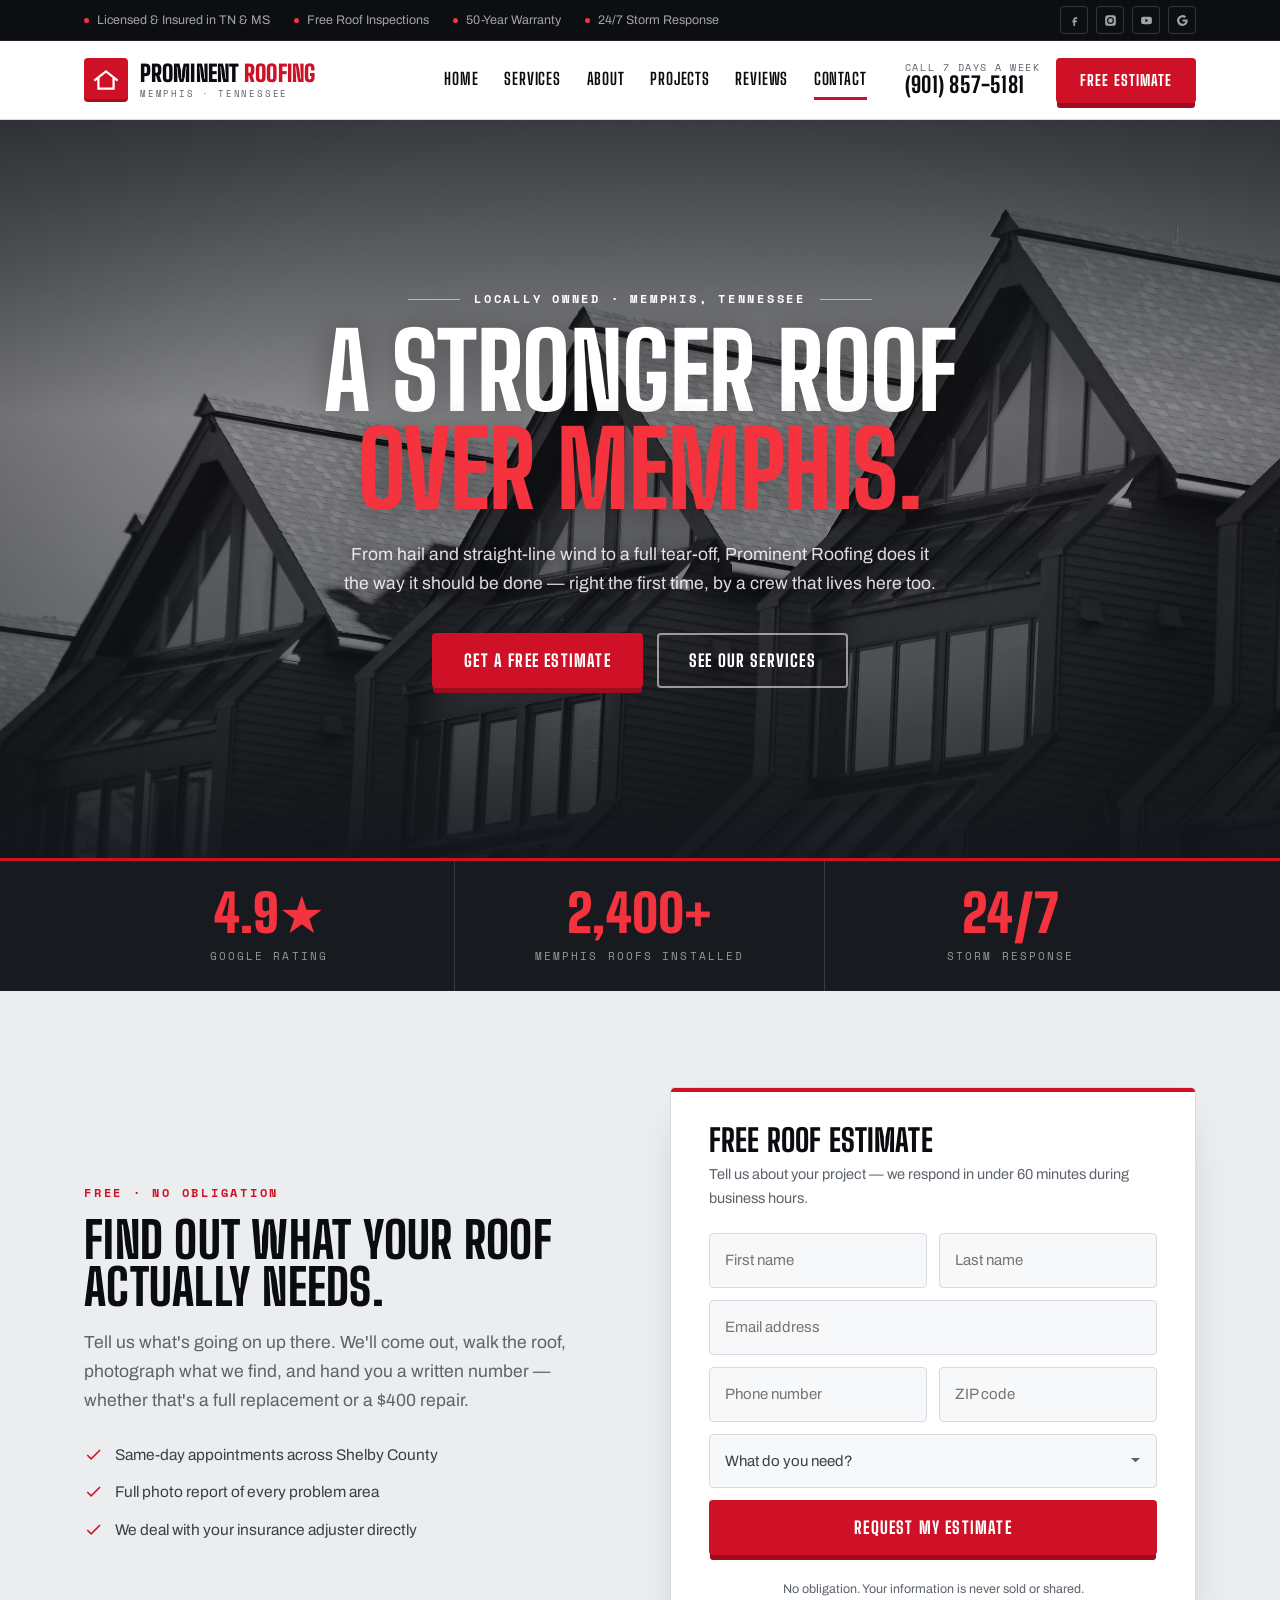
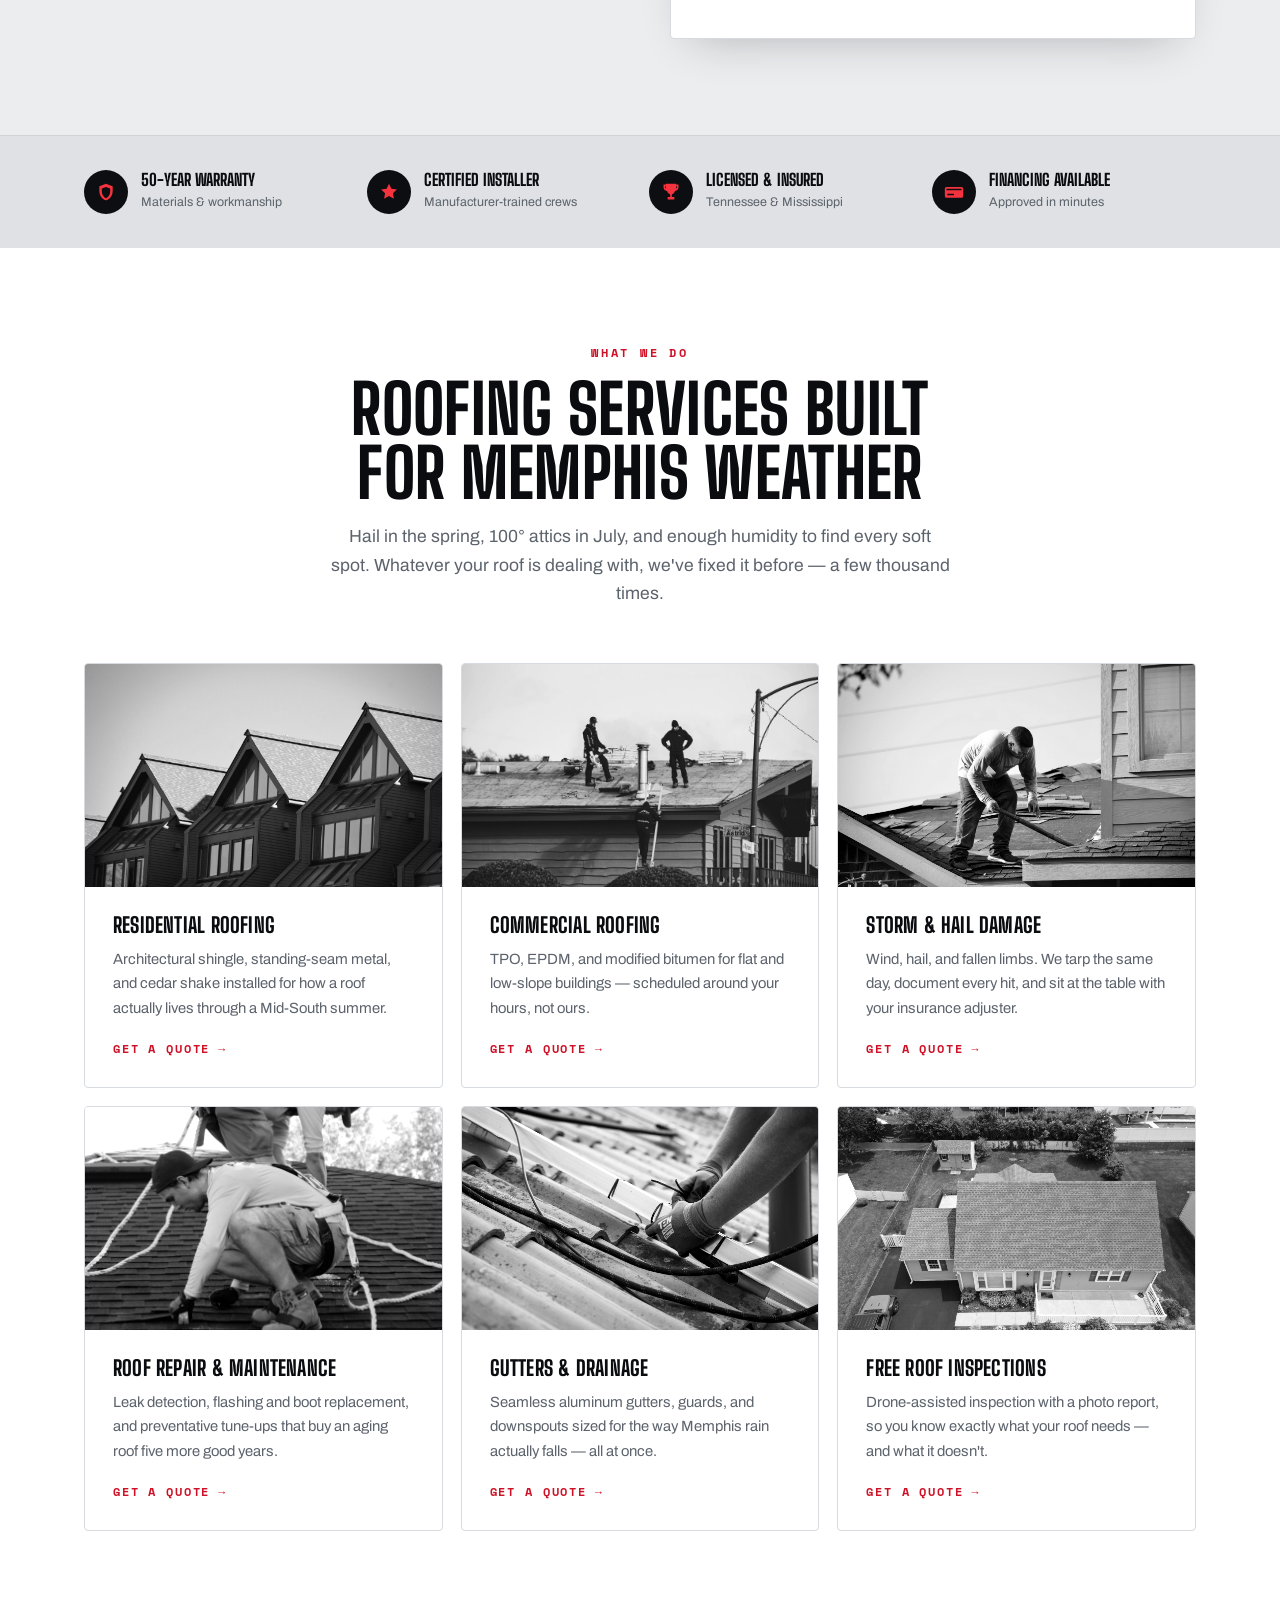
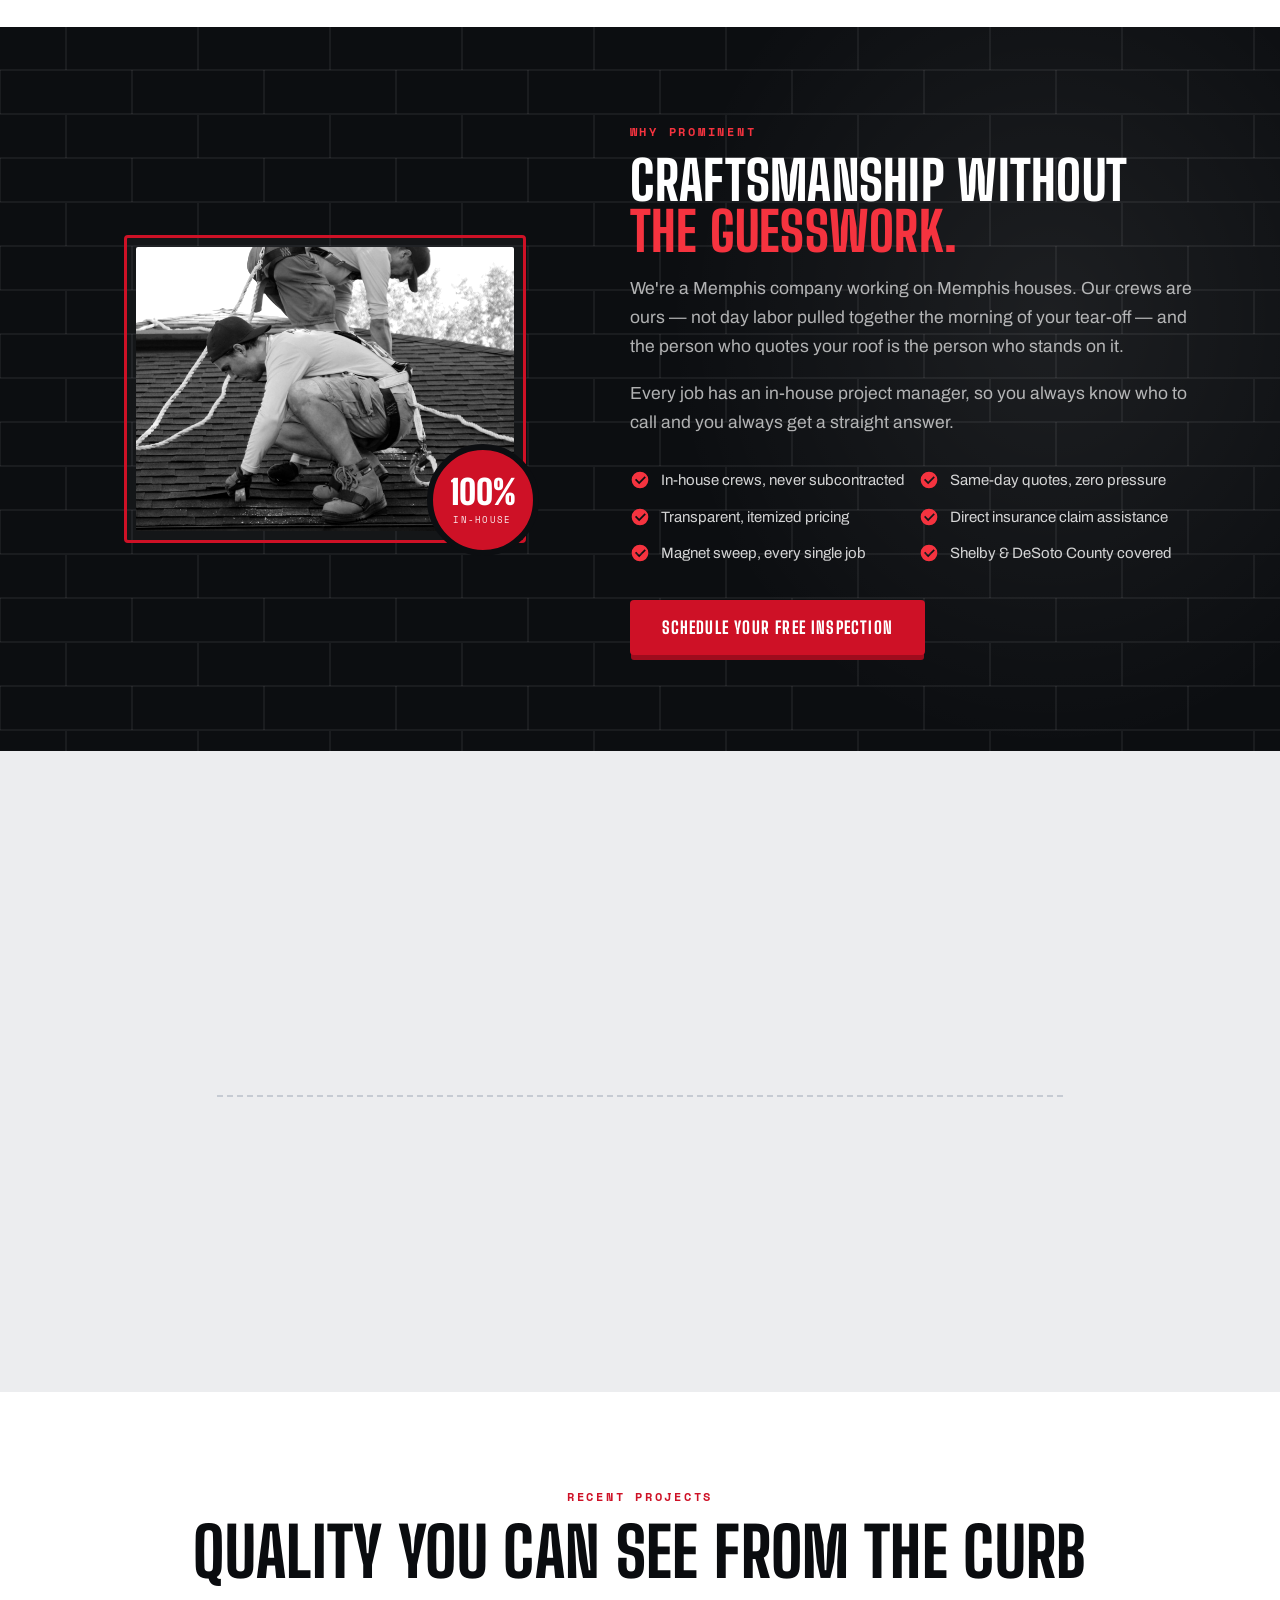
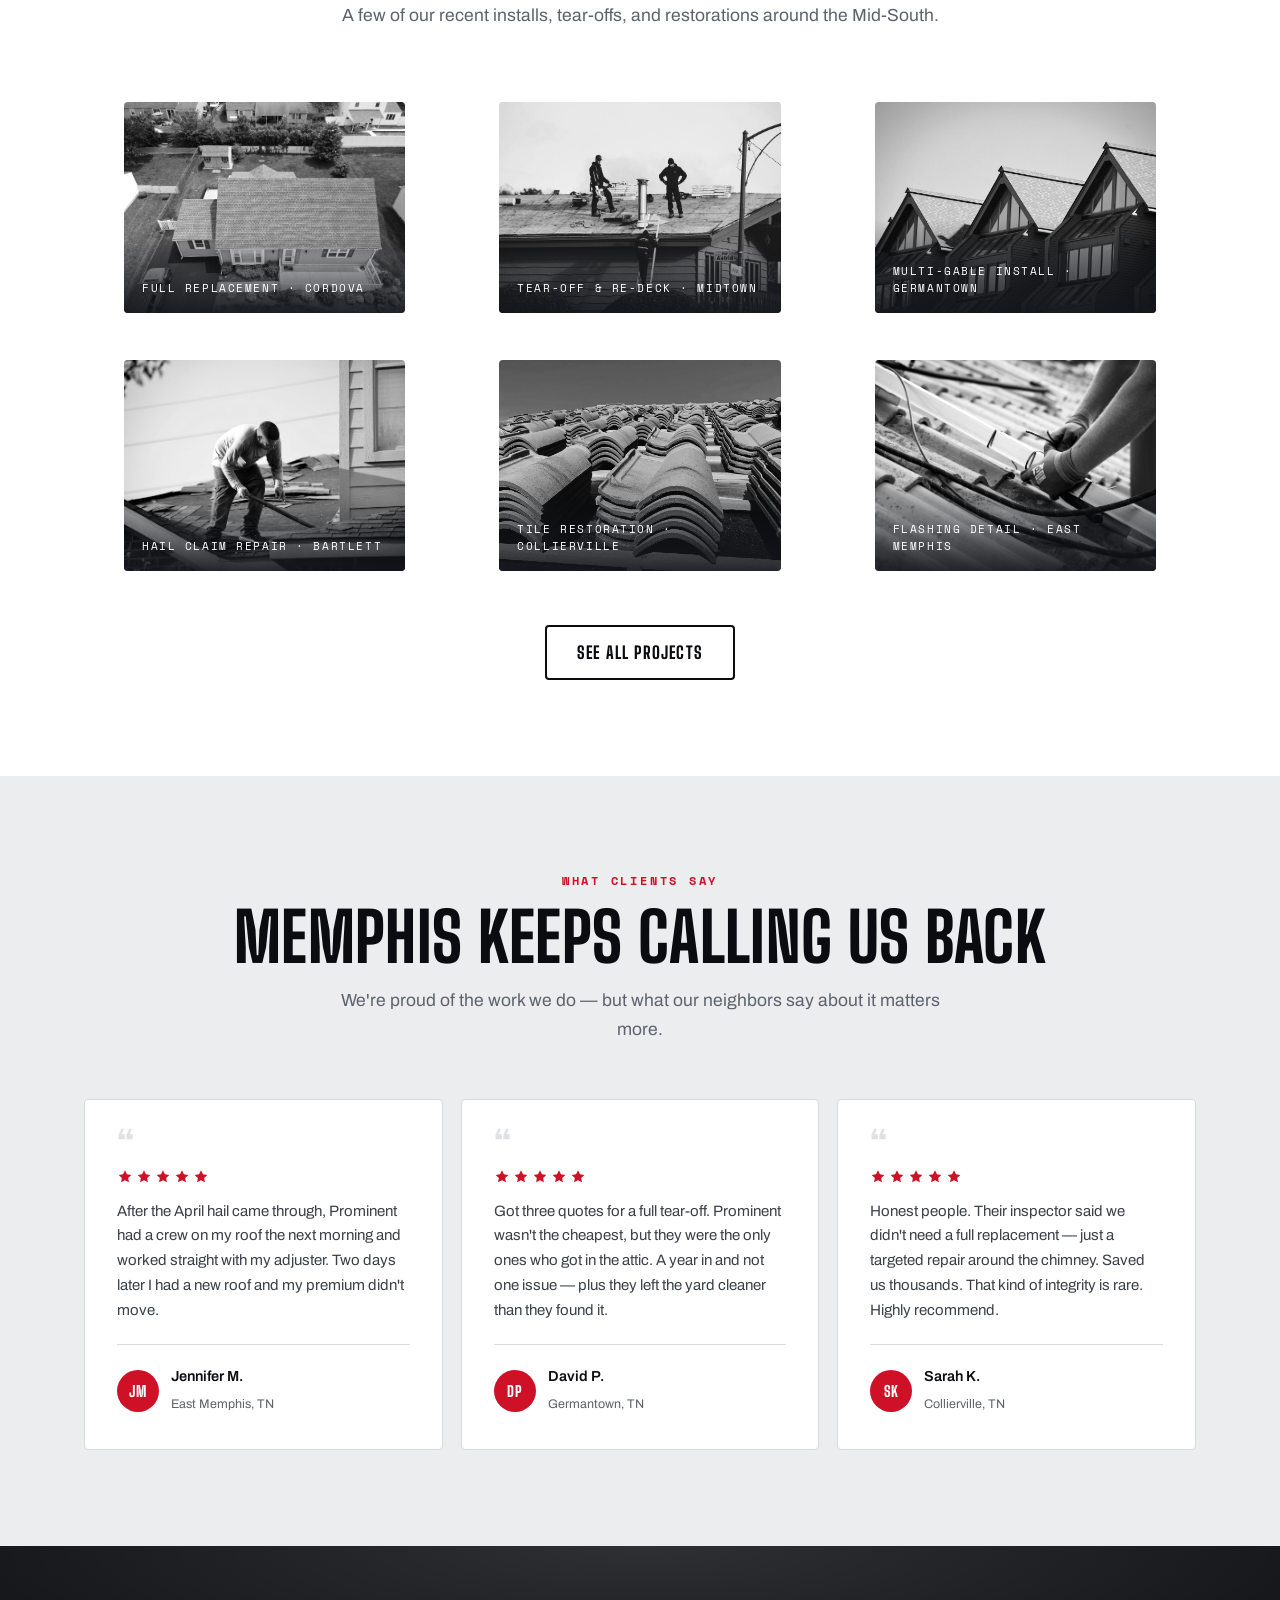
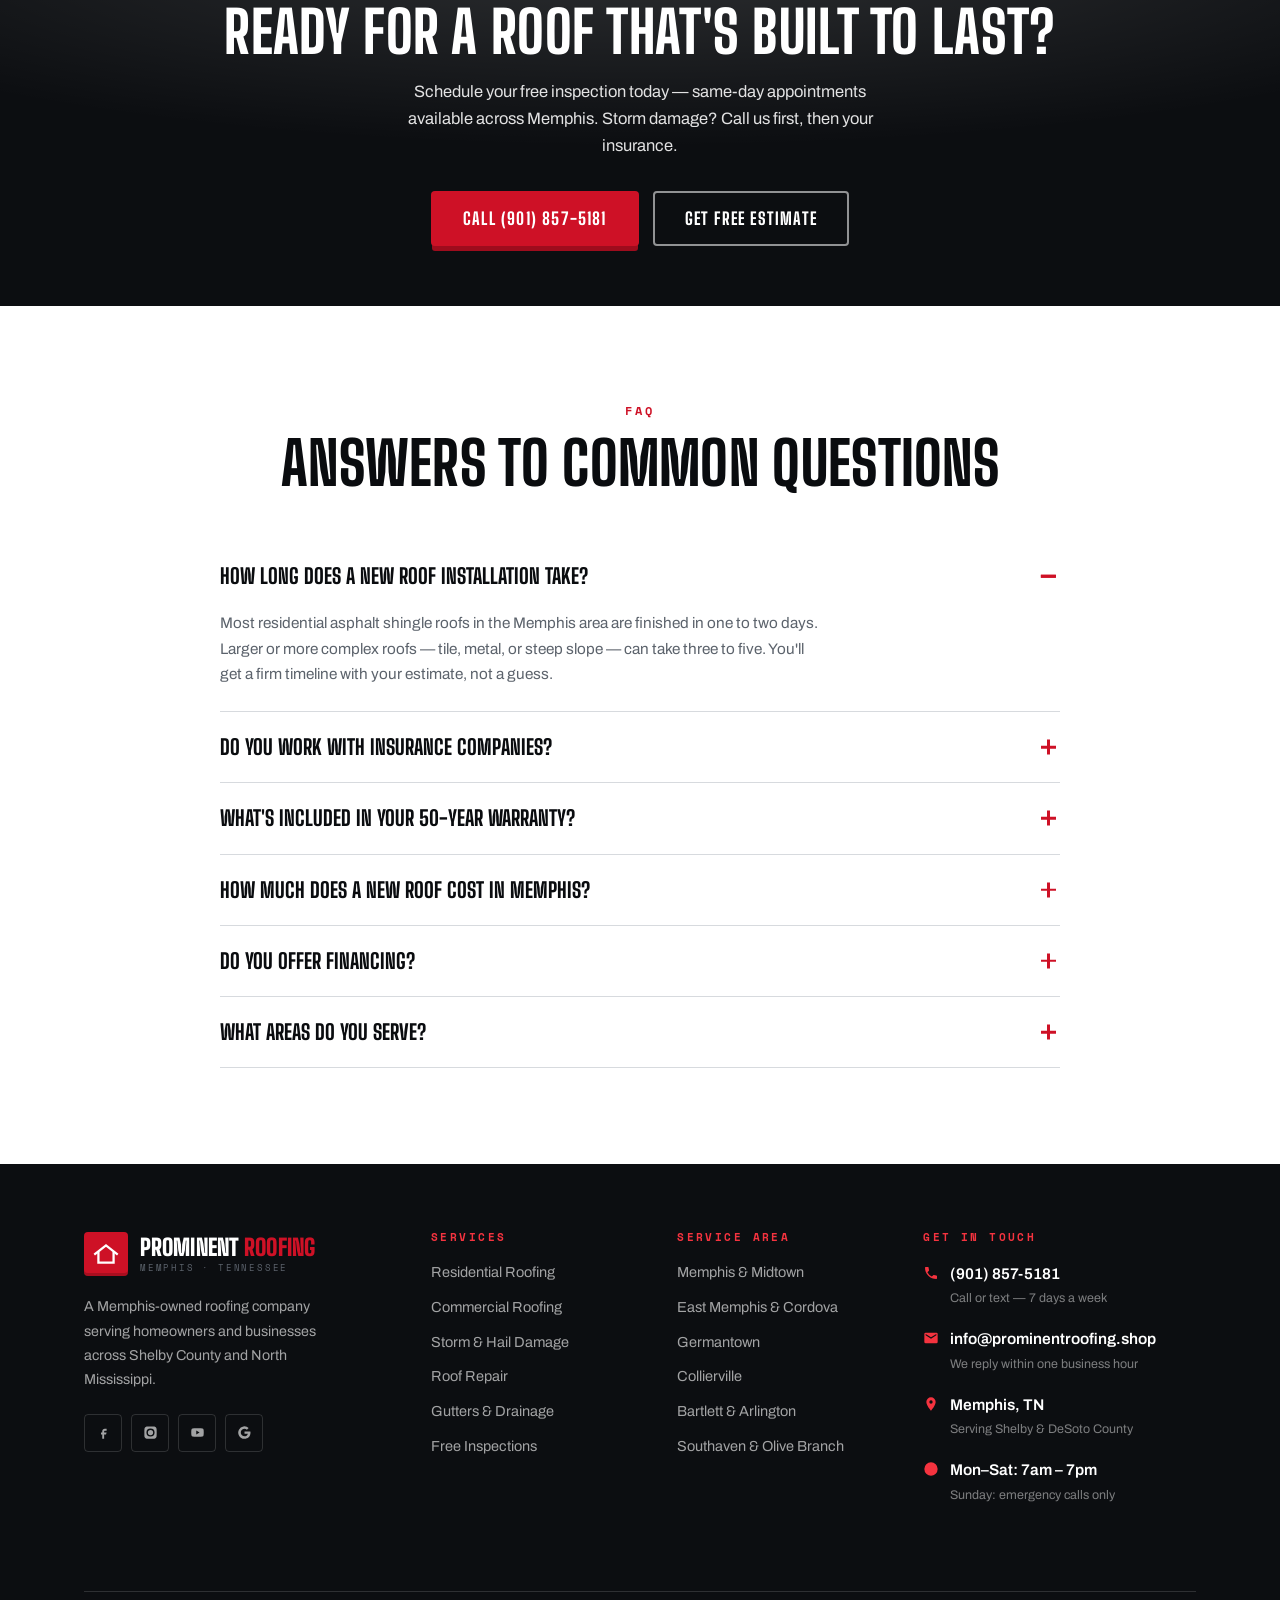
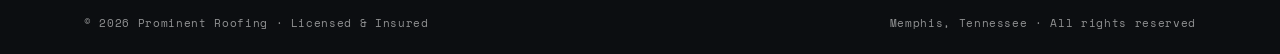
<file: index.html>
<!DOCTYPE html>
<html lang="en">
<head>
<meta charset="utf-8">
<meta name="viewport" content="width=device-width, initial-scale=1">
<title>Prominent Roofing | Memphis Roofing Company | (901) 857-5181</title>
<meta name="description" content="Prominent Roofing is Memphis's best roofing company — roof replacement, storm and hail damage repair, and free inspections across Shelby County. Call (901) 857-5181.">
<meta name="theme-color" content="#0C0E11">
<link rel="canonical" href="https://www.prominentroofing.com/">

<!-- Open Graph -->
<meta property="og:type" content="website">
<meta property="og:title" content="Prominent Roofing | Memphis's Best Roofing Company">
<meta property="og:description" content="Roof replacement, storm damage repair, and free inspections across Memphis and Shelby County. Call (901) 857-5181.">
<meta property="og:image" content="assets/img/hero-gables.jpg">

<link rel="preload" href="assets/fonts/big-shoulders-display-800.woff2" as="font" type="font/woff2" crossorigin>
<link rel="preload" href="assets/fonts/archivo-400.woff2" as="font" type="font/woff2" crossorigin>
<link rel="stylesheet" href="assets/css/fonts.css">
<link rel="stylesheet" href="assets/css/style.css">

<!-- Local business structured data. Update address + hours before launch. -->
<script type="application/ld+json">
{
  "@context":"https://schema.org",
  "@type":"RoofingContractor",
  "name":"Prominent Roofing",
  "telephone":"+1-901-857-5181",
  "url":"https://www.prominentroofing.com/",
  "image":"assets/img/hero-gables.jpg",
  "address":{"@type":"PostalAddress","addressLocality":"Memphis","addressRegion":"TN","addressCountry":"US"},
  "areaServed":["Memphis","Germantown","Collierville","Bartlett","Cordova","Arlington","Millington","Southaven","Olive Branch"],
  "priceRange":"$$"
}
</script>
</head>
<body>
<a class="skip" href="#main">Skip to content</a>

<!-- ========================= UTILITY BAR ========================= -->
<div class="util">
  <div class="wrap util__in">
    <ul class="util__list">
      <li>Licensed &amp; Insured in TN &amp; MS</li>
      <li>Free Roof Inspections</li>
      <li>50-Year Warranty</li>
      <li>24/7 Storm Response</li>
    </ul>
    <div class="util__soc">
      <a href="#" aria-label="Prominent Roofing on Facebook"><svg viewBox="0 0 24 24"><path d="M14 9h3V6h-3c-2.2 0-4 1.8-4 4v2H8v3h2v7h3v-7h3l1-3h-4v-2c0-.6.4-1 1-1z"/></svg></a>
      <a href="#" aria-label="Prominent Roofing on Instagram"><svg viewBox="0 0 24 24"><path d="M12 2.2c3.2 0 3.6 0 4.9.1 1.2.1 1.8.2 2.2.4.6.2 1 .5 1.4.9.4.4.7.8.9 1.4.2.4.4 1 .4 2.2.1 1.3.1 1.7.1 4.9s0 3.6-.1 4.9c-.1 1.2-.2 1.8-.4 2.2-.2.6-.5 1-.9 1.4-.4.4-.8.7-1.4.9-.4.2-1 .4-2.2.4-1.3.1-1.7.1-4.9.1s-3.6 0-4.9-.1c-1.2-.1-1.8-.2-2.2-.4-.6-.2-1-.5-1.4-.9-.4-.4-.7-.8-.9-1.4-.2-.4-.4-1-.4-2.2C2.2 15.6 2.2 15.2 2.2 12s0-3.6.1-4.9c.1-1.2.2-1.8.4-2.2.2-.6.5-1 .9-1.4.4-.4.8-.7 1.4-.9.4-.2 1-.4 2.2-.4C8.4 2.2 8.8 2.2 12 2.2zm0 3.3a6.5 6.5 0 1 0 0 13 6.5 6.5 0 0 0 0-13zm0 10.7a4.2 4.2 0 1 1 0-8.4 4.2 4.2 0 0 1 0 8.4zm6.8-11a1.5 1.5 0 1 1-3 0 1.5 1.5 0 0 1 3 0z"/></svg></a>
      <a href="#" aria-label="Prominent Roofing on YouTube"><svg viewBox="0 0 24 24"><path d="M22 12s0-3.2-.4-4.7c-.2-.9-.9-1.5-1.7-1.7C18.3 5.2 12 5.2 12 5.2s-6.3 0-7.9.4c-.8.2-1.5.8-1.7 1.7C2 8.8 2 12 2 12s0 3.2.4 4.7c.2.9.9 1.5 1.7 1.7 1.6.4 7.9.4 7.9.4s6.3 0 7.9-.4c.8-.2 1.5-.8 1.7-1.7.4-1.5.4-4.7.4-4.7zM10 15.2V8.8l5.3 3.2-5.3 3.2z"/></svg></a>
      <a href="#" aria-label="Prominent Roofing on Google"><svg viewBox="0 0 24 24"><path d="M21.6 12.2c0-.7-.1-1.3-.2-1.9H12v3.7h5.4a4.6 4.6 0 0 1-2 3v2.5h3.2c1.9-1.7 3-4.3 3-7.3zM12 22c2.7 0 5-.9 6.6-2.4l-3.2-2.5c-.9.6-2 1-3.4 1-2.6 0-4.8-1.8-5.6-4.1H3.1v2.6A10 10 0 0 0 12 22zM6.4 14c-.2-.6-.3-1.3-.3-2s.1-1.4.3-2V7.4H3.1a10 10 0 0 0 0 9.2L6.4 14zM12 5.9c1.5 0 2.8.5 3.8 1.5l2.8-2.8A10 10 0 0 0 3.1 7.4L6.4 10c.8-2.3 3-4.1 5.6-4.1z"/></svg></a>
    </div>
  </div>
</div>

<!-- ========================= HEADER ========================= -->
<header class="hdr">
  <div class="wrap hdr__in">
    <a class="logo" href="#top" aria-label="Prominent Roofing — home">
      <span class="logo__mark">
        <svg viewBox="0 0 24 24" aria-hidden="true"><path d="M2 12 12 4l10 8"/><path d="M5 11v9h14v-9"/></svg>
      </span>
      <span class="logo__txt">
        <span class="logo__name">Prominent <b>Roofing</b></span>
        <span class="logo__sub">Memphis · Tennessee</span>
      </span>
    </a>

    <nav class="nav" aria-label="Main">
      <a href="#top" aria-current="page">Home</a>
      <a href="#services">Services</a>
      <a href="#about">About</a>
      <a href="#projects">Projects</a>
      <a href="#reviews">Reviews</a>
      <a href="#contact">Contact</a>
    </nav>

    <div class="hdr__cta">
      <a class="hdr__tel" href="tel:+19018575181">
        <small>Call 7 days a week</small>
        <span>(901) 857-5181</span>
      </a>
      <a class="btn btn--solid btn--sm" href="#estimate">Free Estimate</a>
      <button class="burger" type="button" aria-label="Open menu" aria-expanded="false" aria-controls="drawer">
        <span></span>
      </button>
    </div>
  </div>
</header>

<!-- mobile drawer -->
<div class="scrim" data-scrim hidden></div>
<aside class="drawer" id="drawer" data-open="false" aria-label="Mobile menu">
  <div class="drawer__top">
    <button class="drawer__x" type="button" aria-label="Close menu">&times;</button>
  </div>
  <nav aria-label="Mobile">
    <a href="#top">Home</a>
    <a href="#services">Services</a>
    <a href="#about">About</a>
    <a href="#projects">Projects</a>
    <a href="#reviews">Reviews</a>
    <a href="#contact">Contact</a>
  </nav>
  <div class="drawer__foot">
    <a class="btn btn--inv" href="#estimate">Get a Free Estimate</a>
    <a class="drawer__tel" href="tel:+19018575181">(901) 857-5181</a>
  </div>
</aside>

<main id="main">
<span id="top"></span>

<!-- ========================= HERO ========================= -->
<section class="hero">
  <div class="hero__bg">
    <img src="assets/img/hero-gables.jpg" alt="Steep gabled roofs with new architectural shingles against a clear sky" fetchpriority="high" width="2400" height="1600">
  </div>
  <div class="wrap hero__in">
    <span class="eyebrow eyebrow--rule">Locally Owned · Memphis, Tennessee</span>
    <h1>A Stronger Roof<br><em>Over Memphis.</em></h1>
    <p class="lede">From hail and straight-line wind to a full tear-off, Prominent Roofing does it the way it should be done — right the first time, by a crew that lives here too.</p>
    <div class="hero__btns">
      <a class="btn btn--solid" href="#estimate">Get a Free Estimate</a>
      <a class="btn btn--ghost" href="#services">See Our Services</a>
    </div>
  </div>
</section>

<!-- stats: flush to the hero, no gap
     PLACEHOLDER FIGURES — replace with Prominent Roofing's real numbers. -->
<section class="stats" aria-label="Company at a glance">
  <div class="wrap">
    <div class="stats__grid">
      <div class="stats__item">
        <span class="stats__n">4.9&#9733;</span>
        <span class="stats__l">Google Rating</span>
      </div>
      <div class="stats__item">
        <span class="stats__n">2,400+</span>
        <span class="stats__l">Memphis Roofs Installed</span>
      </div>
      <div class="stats__item">
        <span class="stats__n">24/7</span>
        <span class="stats__l">Storm Response</span>
      </div>
    </div>
  </div>
</section>

<!-- ========================= ESTIMATE ========================= -->
<section class="quote sec" id="estimate">
  <div class="wrap">
    <div class="quote__grid">
      <div class="quote__copy rise">
        <span class="eyebrow">Free · No obligation</span>
        <h2 class="h-sec">Find out what your roof actually needs.</h2>
        <p class="lede">Tell us what's going on up there. We'll come out, walk the roof, photograph what we find, and hand you a written number — whether that's a full replacement or a $400 repair.</p>
        <ul class="quote__pts">
          <li><svg viewBox="0 0 24 24" aria-hidden="true"><path d="M9 16.2 4.8 12l-1.4 1.4L9 19 21 7l-1.4-1.4z"/></svg><span>Same-day appointments across Shelby County</span></li>
          <li><svg viewBox="0 0 24 24" aria-hidden="true"><path d="M9 16.2 4.8 12l-1.4 1.4L9 19 21 7l-1.4-1.4z"/></svg><span>Full photo report of every problem area</span></li>
          <li><svg viewBox="0 0 24 24" aria-hidden="true"><path d="M9 16.2 4.8 12l-1.4 1.4L9 19 21 7l-1.4-1.4z"/></svg><span>We deal with your insurance adjuster directly</span></li>
        </ul>
      </div>

      <div class="card-form rise">
        <h3>Free Roof Estimate</h3>
        <p class="sub">Tell us about your project — we respond in under 60 minutes during business hours.</p>

        <!-- NOTE: no backend is wired up. Point `action` at Formspree, Netlify
             Forms, or your CRM before launch. See README.md. -->
        <form class="f-grid" id="estimate-form" novalidate>
          <div class="f-row">
            <div class="f-field">
              <label for="fn">First name</label>
              <input id="fn" name="first_name" type="text" placeholder="First name" autocomplete="given-name" required>
            </div>
            <div class="f-field">
              <label for="ln">Last name</label>
              <input id="ln" name="last_name" type="text" placeholder="Last name" autocomplete="family-name" required>
            </div>
          </div>
          <div class="f-field">
            <label for="em">Email address</label>
            <input id="em" name="email" type="email" placeholder="Email address" autocomplete="email" required>
          </div>
          <div class="f-row">
            <div class="f-field">
              <label for="ph">Phone number</label>
              <input id="ph" name="phone" type="tel" placeholder="Phone number" autocomplete="tel" required>
            </div>
            <div class="f-field">
              <label for="zp">ZIP code</label>
              <input id="zp" name="zip" type="text" inputmode="numeric" placeholder="ZIP code" autocomplete="postal-code" required>
            </div>
          </div>
          <div class="f-field">
            <label for="nd">What do you need?</label>
            <select id="nd" name="need" required>
              <option value="" selected disabled>What do you need?</option>
              <option>Storm or hail damage</option>
              <option>Roof replacement</option>
              <option>Roof repair / leak</option>
              <option>Free inspection</option>
              <option>Gutters</option>
              <option>Commercial roof</option>
              <option>Something else</option>
            </select>
          </div>
          <button class="btn btn--solid btn--wide" type="submit">Request My Estimate</button>
          <p class="f-note">No obligation. Your information is never sold or shared.</p>
          <p class="f-msg" id="form-msg" role="status"></p>
        </form>
      </div>
    </div>
  </div>
</section>

<!-- badges -->
<section class="badges" aria-label="Credentials">
  <div class="wrap">
    <div class="badges__grid">
      <div class="badges__item">
        <span class="badges__ic"><svg viewBox="0 0 24 24" aria-hidden="true"><path d="M12 2 4 5v6c0 5 3.4 9.7 8 11 4.6-1.3 8-6 8-11V5l-8-3zm0 4 5 1.9v3.6c0 3.6-2.1 6.9-5 8-2.9-1.1-5-4.4-5-8V7.9L12 6z"/></svg></span>
        <div><b>50-Year Warranty</b><small>Materials &amp; workmanship</small></div>
      </div>
      <div class="badges__item">
        <span class="badges__ic"><svg viewBox="0 0 24 24" aria-hidden="true"><path d="m12 2 2.9 6 6.6.9-4.8 4.6 1.2 6.5L12 16.9 6.1 20l1.2-6.5L2.5 8.9 9.1 8z"/></svg></span>
        <!-- PLACEHOLDER: only claim a manufacturer certification you actually hold. -->
        <div><b>Certified Installer</b><small>Manufacturer-trained crews</small></div>
      </div>
      <div class="badges__item">
        <span class="badges__ic"><svg viewBox="0 0 24 24" aria-hidden="true"><path d="M18 3h3v3a5 5 0 0 1-4.2 4.9A5 5 0 0 1 13 14.9V18h3v3H8v-3h3v-3.1a5 5 0 0 1-3.8-4A5 5 0 0 1 3 6V3h3V2h12zM6 5H5v1a3 3 0 0 0 1 2.2V5zm13 1V5h-1v3.2A3 3 0 0 0 19 6z"/></svg></span>
        <div><b>Licensed &amp; Insured</b><small>Tennessee &amp; Mississippi</small></div>
      </div>
      <div class="badges__item">
        <span class="badges__ic"><svg viewBox="0 0 24 24" aria-hidden="true"><path d="M21 6H3a2 2 0 0 0-2 2v9a2 2 0 0 0 2 2h18a2 2 0 0 0 2-2V8a2 2 0 0 0-2-2zm0 4H3V8h18v2zm-9 6H4v-2h8v2z"/></svg></span>
        <div><b>Financing Available</b><small>Approved in minutes</small></div>
      </div>
    </div>
  </div>
</section>

<!-- ========================= SERVICES ========================= -->
<section class="sec" id="services">
  <div class="wrap">
    <div class="head-c rise">
      <span class="eyebrow">What we do</span>
      <h2 class="h-sec--lg">Roofing Services Built<br>For Memphis Weather</h2>
      <p class="lede">Hail in the spring, 100° attics in July, and enough humidity to find every soft spot. Whatever your roof is dealing with, we've fixed it before — a few thousand times.</p>
    </div>

    <div class="svc__grid">
      <article class="svc__card rise">
        <div class="svc__media">
          <img src="assets/img/hero-gables.jpg" alt="Gabled residential roof with new architectural shingles" width="2400" height="1600" loading="lazy">
        </div>
        <div class="svc__body">
          <h3>Residential Roofing</h3>
          <p>Architectural shingle, standing-seam metal, and cedar shake installed for how a roof actually lives through a Mid-South summer.</p>
          <a class="svc__more" href="#estimate">Get a quote <span>&rarr;</span></a>
        </div>
      </article>

      <article class="svc__card rise">
        <div class="svc__media">
          <img src="assets/img/tearoff-crew.jpg" alt="Crew re-decking a low-slope commercial roof" width="1800" height="1200" loading="lazy">
        </div>
        <div class="svc__body">
          <h3>Commercial Roofing</h3>
          <p>TPO, EPDM, and modified bitumen for flat and low-slope buildings — scheduled around your hours, not ours.</p>
          <a class="svc__more" href="#estimate">Get a quote <span>&rarr;</span></a>
        </div>
      </article>

      <article class="svc__card rise">
        <div class="svc__media">
          <img src="assets/img/storm-tearoff.jpg" alt="Roofer stripping storm-damaged shingles" width="1400" height="933" loading="lazy">
        </div>
        <div class="svc__body">
          <h3>Storm &amp; Hail Damage</h3>
          <p>Wind, hail, and fallen limbs. We tarp the same day, document every hit, and sit at the table with your insurance adjuster.</p>
          <a class="svc__more" href="#estimate">Get a quote <span>&rarr;</span></a>
        </div>
      </article>

      <article class="svc__card rise">
        <div class="svc__media">
          <img src="assets/img/crew-shingle.jpg" alt="Roofers in harnesses repairing a shingle roof" width="1440" height="1080" loading="lazy">
        </div>
        <div class="svc__body">
          <h3>Roof Repair &amp; Maintenance</h3>
          <p>Leak detection, flashing and boot replacement, and preventative tune-ups that buy an aging roof five more good years.</p>
          <a class="svc__more" href="#estimate">Get a quote <span>&rarr;</span></a>
        </div>
      </article>

      <article class="svc__card rise">
        <div class="svc__media">
          <img src="assets/img/install-detail.jpg" alt="Close-up of metal drainage rail being fitted on a roof" width="1400" height="933" loading="lazy">
        </div>
        <div class="svc__body">
          <h3>Gutters &amp; Drainage</h3>
          <p>Seamless aluminum gutters, guards, and downspouts sized for the way Memphis rain actually falls — all at once.</p>
          <a class="svc__more" href="#estimate">Get a quote <span>&rarr;</span></a>
        </div>
      </article>

      <article class="svc__card rise">
        <div class="svc__media">
          <img src="assets/img/aerial-inspection.jpg" alt="Aerial drone view of a roof during inspection" width="1400" height="1050" loading="lazy">
        </div>
        <div class="svc__body">
          <h3>Free Roof Inspections</h3>
          <p>Drone-assisted inspection with a photo report, so you know exactly what your roof needs — and what it doesn't.</p>
          <a class="svc__more" href="#estimate">Get a quote <span>&rarr;</span></a>
        </div>
      </article>
    </div>
  </div>
</section>


<!-- ========================= WHY US ========================= -->
<section class="why courses sec on-dark" id="about">
  <div class="wrap">
    <div class="why__grid">
      <figure class="why__fig rise">
        <img src="assets/img/crew-shingle.jpg" alt="Two Prominent Roofing crew members in safety harnesses installing shingles" width="1440" height="1080" loading="lazy">
        <figcaption class="why__seal">
          <b>100%</b>
          <small>In-house</small>
        </figcaption>
      </figure>

      <div class="rise">
        <span class="eyebrow eyebrow--inv">Why Prominent</span>
        <h2>Craftsmanship without<br><span class="accent-inv">the guesswork.</span></h2>
        <p class="lede">We're a Memphis company working on Memphis houses. Our crews are ours — not day labor pulled together the morning of your tear-off — and the person who quotes your roof is the person who stands on it.</p>
        <p class="lede">Every job has an in-house project manager, so you always know who to call and you always get a straight answer.</p>

        <ul class="why__list">
          <li><svg viewBox="0 0 24 24" aria-hidden="true"><path d="M12 2a10 10 0 1 0 0 20 10 10 0 0 0 0-20zm-1 15-5-5 1.4-1.4L11 14.2l6.6-6.6L19 9l-8 8z"/></svg><span>In-house crews, never subcontracted</span></li>
          <li><svg viewBox="0 0 24 24" aria-hidden="true"><path d="M12 2a10 10 0 1 0 0 20 10 10 0 0 0 0-20zm-1 15-5-5 1.4-1.4L11 14.2l6.6-6.6L19 9l-8 8z"/></svg><span>Same-day quotes, zero pressure</span></li>
          <li><svg viewBox="0 0 24 24" aria-hidden="true"><path d="M12 2a10 10 0 1 0 0 20 10 10 0 0 0 0-20zm-1 15-5-5 1.4-1.4L11 14.2l6.6-6.6L19 9l-8 8z"/></svg><span>Transparent, itemized pricing</span></li>
          <li><svg viewBox="0 0 24 24" aria-hidden="true"><path d="M12 2a10 10 0 1 0 0 20 10 10 0 0 0 0-20zm-1 15-5-5 1.4-1.4L11 14.2l6.6-6.6L19 9l-8 8z"/></svg><span>Direct insurance claim assistance</span></li>
          <li><svg viewBox="0 0 24 24" aria-hidden="true"><path d="M12 2a10 10 0 1 0 0 20 10 10 0 0 0 0-20zm-1 15-5-5 1.4-1.4L11 14.2l6.6-6.6L19 9l-8 8z"/></svg><span>Magnet sweep, every single job</span></li>
          <li><svg viewBox="0 0 24 24" aria-hidden="true"><path d="M12 2a10 10 0 1 0 0 20 10 10 0 0 0 0-20zm-1 15-5-5 1.4-1.4L11 14.2l6.6-6.6L19 9l-8 8z"/></svg><span>Shelby &amp; DeSoto County covered</span></li>
        </ul>

        <a class="btn btn--inv" href="#estimate">Schedule Your Free Inspection</a>
      </div>
    </div>
  </div>
</section>

<!-- ========================= PROCESS ========================= -->
<section class="proc sec">
  <div class="wrap">
    <div class="head-c rise">
      <span class="eyebrow">How it works</span>
      <h2 class="h-sec">Simple. Transparent. Done right.</h2>
      <p class="lede">A four-step process that takes the stress out of getting a new roof.</p>
    </div>

    <div class="proc__grid">
      <article class="proc__step rise">
        <span class="proc__n">1</span>
        <h3>Free Inspection</h3>
        <p>We walk the roof inside and out and send you a detailed photo report within 24 hours.</p>
      </article>
      <article class="proc__step rise">
        <span class="proc__n">2</span>
        <h3>Honest Quote</h3>
        <p>Itemized pricing with real material options, so you can make the right call for your budget.</p>
      </article>
      <article class="proc__step rise">
        <span class="proc__n">3</span>
        <h3>Expert Installation</h3>
        <p>Our crew shows up on time, protects your landscaping, and finishes most homes in a day or two.</p>
      </article>
      <article class="proc__step rise">
        <span class="proc__n">4</span>
        <h3>Final Walk-Through</h3>
        <p>We inspect it together, sweep every nail, and hand you a warranty you can actually use.</p>
      </article>
    </div>
  </div>
</section>

<!-- ========================= PROJECTS ========================= -->
<section class="sec" id="projects">
  <div class="wrap">
    <div class="head-c rise">
      <span class="eyebrow">Recent projects</span>
      <h2 class="h-sec--lg">Quality you can see from the curb</h2>
      <p class="lede">A few of our recent installs, tear-offs, and restorations around the Mid-South.</p>
    </div>

    <div class="proj__grid">
      <figure class="proj__item rise">
        <img src="assets/img/aerial-inspection.jpg" alt="Aerial view of a completed architectural shingle roof on a ranch home" width="1400" height="1050" loading="lazy">
        <figcaption>Full replacement · Cordova</figcaption>
      </figure>
      <figure class="proj__item rise">
        <img src="assets/img/tearoff-crew.jpg" alt="Roofing crew on a stripped deck with new shingle bundles staged" width="1800" height="1200" loading="lazy">
        <figcaption>Tear-off &amp; re-deck · Midtown</figcaption>
      </figure>
      <figure class="proj__item rise">
        <img src="assets/img/hero-gables.jpg" alt="Row of gabled dormers with new shingles" width="2400" height="1600" loading="lazy">
        <figcaption>Multi-gable install · Germantown</figcaption>
      </figure>
      <figure class="proj__item rise">
        <img src="assets/img/storm-tearoff.jpg" alt="Roofer removing storm-damaged shingles with a tear-off shovel" width="1400" height="933" loading="lazy">
        <figcaption>Hail claim repair · Bartlett</figcaption>
      </figure>
      <figure class="proj__item rise">
        <img src="assets/img/tile-materials.jpg" alt="Clay tile stacked in courses on a roof deck ready for installation" width="1400" height="788" loading="lazy">
        <figcaption>Tile restoration · Collierville</figcaption>
      </figure>
      <figure class="proj__item rise">
        <img src="assets/img/install-detail.jpg" alt="Close-up of a roofer setting flashing rail on a tile roof" width="1400" height="933" loading="lazy">
        <figcaption>Flashing detail · East Memphis</figcaption>
      </figure>
    </div>

    <div class="proj__cta rise">
      <a class="btn btn--ghost-dark" href="#estimate">See All Projects</a>
    </div>
  </div>
</section>

<!-- ========================= REVIEWS ========================= -->
<section class="rev sec" id="reviews">
  <div class="wrap">
    <div class="head-c rise">
      <span class="eyebrow">What clients say</span>
      <h2 class="h-sec--lg">Memphis keeps calling us back</h2>
      <p class="lede">We're proud of the work we do — but what our neighbors say about it matters more.</p>
    </div>

    <!-- PLACEHOLDER TESTIMONIALS — swap in real, permissioned reviews before launch. -->
    <div class="rev__grid">
      <article class="rev__card rise">
        <span class="rev__q" aria-hidden="true">&ldquo;</span>
        <div class="rev__stars" aria-label="5 out of 5 stars">
          <svg viewBox="0 0 24 24"><path d="m12 2 2.9 6 6.6.9-4.8 4.6 1.2 6.5L12 16.9 6.1 20l1.2-6.5L2.5 8.9 9.1 8z"/></svg><svg viewBox="0 0 24 24"><path d="m12 2 2.9 6 6.6.9-4.8 4.6 1.2 6.5L12 16.9 6.1 20l1.2-6.5L2.5 8.9 9.1 8z"/></svg><svg viewBox="0 0 24 24"><path d="m12 2 2.9 6 6.6.9-4.8 4.6 1.2 6.5L12 16.9 6.1 20l1.2-6.5L2.5 8.9 9.1 8z"/></svg><svg viewBox="0 0 24 24"><path d="m12 2 2.9 6 6.6.9-4.8 4.6 1.2 6.5L12 16.9 6.1 20l1.2-6.5L2.5 8.9 9.1 8z"/></svg><svg viewBox="0 0 24 24"><path d="m12 2 2.9 6 6.6.9-4.8 4.6 1.2 6.5L12 16.9 6.1 20l1.2-6.5L2.5 8.9 9.1 8z"/></svg>
        </div>
        <p>After the April hail came through, Prominent had a crew on my roof the next morning and worked straight with my adjuster. Two days later I had a new roof and my premium didn't move.</p>
        <div class="rev__by">
          <span class="rev__av">JM</span>
          <div><b>Jennifer M.</b><small>East Memphis, TN</small></div>
        </div>
      </article>

      <article class="rev__card rise">
        <span class="rev__q" aria-hidden="true">&ldquo;</span>
        <div class="rev__stars" aria-label="5 out of 5 stars">
          <svg viewBox="0 0 24 24"><path d="m12 2 2.9 6 6.6.9-4.8 4.6 1.2 6.5L12 16.9 6.1 20l1.2-6.5L2.5 8.9 9.1 8z"/></svg><svg viewBox="0 0 24 24"><path d="m12 2 2.9 6 6.6.9-4.8 4.6 1.2 6.5L12 16.9 6.1 20l1.2-6.5L2.5 8.9 9.1 8z"/></svg><svg viewBox="0 0 24 24"><path d="m12 2 2.9 6 6.6.9-4.8 4.6 1.2 6.5L12 16.9 6.1 20l1.2-6.5L2.5 8.9 9.1 8z"/></svg><svg viewBox="0 0 24 24"><path d="m12 2 2.9 6 6.6.9-4.8 4.6 1.2 6.5L12 16.9 6.1 20l1.2-6.5L2.5 8.9 9.1 8z"/></svg><svg viewBox="0 0 24 24"><path d="m12 2 2.9 6 6.6.9-4.8 4.6 1.2 6.5L12 16.9 6.1 20l1.2-6.5L2.5 8.9 9.1 8z"/></svg>
        </div>
        <p>Got three quotes for a full tear-off. Prominent wasn't the cheapest, but they were the only ones who got in the attic. A year in and not one issue — plus they left the yard cleaner than they found it.</p>
        <div class="rev__by">
          <span class="rev__av">DP</span>
          <div><b>David P.</b><small>Germantown, TN</small></div>
        </div>
      </article>

      <article class="rev__card rise">
        <span class="rev__q" aria-hidden="true">&ldquo;</span>
        <div class="rev__stars" aria-label="5 out of 5 stars">
          <svg viewBox="0 0 24 24"><path d="m12 2 2.9 6 6.6.9-4.8 4.6 1.2 6.5L12 16.9 6.1 20l1.2-6.5L2.5 8.9 9.1 8z"/></svg><svg viewBox="0 0 24 24"><path d="m12 2 2.9 6 6.6.9-4.8 4.6 1.2 6.5L12 16.9 6.1 20l1.2-6.5L2.5 8.9 9.1 8z"/></svg><svg viewBox="0 0 24 24"><path d="m12 2 2.9 6 6.6.9-4.8 4.6 1.2 6.5L12 16.9 6.1 20l1.2-6.5L2.5 8.9 9.1 8z"/></svg><svg viewBox="0 0 24 24"><path d="m12 2 2.9 6 6.6.9-4.8 4.6 1.2 6.5L12 16.9 6.1 20l1.2-6.5L2.5 8.9 9.1 8z"/></svg><svg viewBox="0 0 24 24"><path d="m12 2 2.9 6 6.6.9-4.8 4.6 1.2 6.5L12 16.9 6.1 20l1.2-6.5L2.5 8.9 9.1 8z"/></svg>
        </div>
        <p>Honest people. Their inspector said we didn't need a full replacement — just a targeted repair around the chimney. Saved us thousands. That kind of integrity is rare. Highly recommend.</p>
        <div class="rev__by">
          <span class="rev__av">SK</span>
          <div><b>Sarah K.</b><small>Collierville, TN</small></div>
        </div>
      </article>
    </div>
  </div>
</section>

<!-- ========================= CTA BAND ========================= -->
<section class="cta sec--tight" id="contact">
  <div class="wrap cta__in">
    <h2>Ready for a roof that's built to last?</h2>
    <p>Schedule your free inspection today — same-day appointments available across Memphis. Storm damage? Call us first, then your insurance.</p>
    <div class="cta__btns">
      <a class="btn btn--inv" href="tel:+19018575181">Call (901) 857-5181</a>
      <a class="btn btn--ghost" href="#estimate">Get Free Estimate</a>
    </div>
  </div>
</section>


<!-- ========================= FAQ ========================= -->
<section class="sec">
  <div class="wrap">
    <div class="head-c rise">
      <span class="eyebrow">FAQ</span>
      <h2 class="h-sec">Answers to common questions</h2>
    </div>

    <div class="faq__list">
      <details class="faq__item" open>
        <summary>How long does a new roof installation take?</summary>
        <p class="faq__a">Most residential asphalt shingle roofs in the Memphis area are finished in one to two days. Larger or more complex roofs — tile, metal, or steep slope — can take three to five. You'll get a firm timeline with your estimate, not a guess.</p>
      </details>
      <details class="faq__item">
        <summary>Do you work with insurance companies?</summary>
        <p class="faq__a">Every day. We document the damage, meet your adjuster on site, and speak their language on scope and pricing. You don't have to referee that conversation — that's our job.</p>
      </details>
      <details class="faq__item">
        <summary>What's included in your 50-year warranty?</summary>
        <p class="faq__a">Manufacturer coverage on the materials plus our own workmanship warranty on the installation. We'll walk you through exactly what each one covers before you sign anything.</p>
      </details>
      <details class="faq__item">
        <summary>How much does a new roof cost in Memphis?</summary>
        <p class="faq__a">It depends on square footage, pitch, material, and how much decking has to be replaced underneath. We won't quote a number over the phone we can't stand behind — the free inspection gets you a real one, in writing.</p>
      </details>
      <details class="faq__item">
        <summary>Do you offer financing?</summary>
        <p class="faq__a">Yes. We offer financing options with approval in minutes, so a failing roof doesn't have to wait on a lump sum. Ask about it when we come out.</p>
      </details>
      <details class="faq__item">
        <summary>What areas do you serve?</summary>
        <p class="faq__a">All of Memphis and Shelby County — Midtown, East Memphis, Cordova, Bartlett, Germantown, Collierville, Arlington, and Millington — plus Southaven, Olive Branch, and Horn Lake across the state line.</p>
      </details>
    </div>
  </div>
</section>

</main>

<!-- ========================= FOOTER ========================= -->
<footer class="foot">
  <div class="wrap">
    <div class="foot__grid">
      <div class="foot__brand">
        <a class="logo" href="#top" aria-label="Prominent Roofing — home">
          <span class="logo__mark">
            <svg viewBox="0 0 24 24" aria-hidden="true"><path d="M2 12 12 4l10 8"/><path d="M5 11v9h14v-9"/></svg>
          </span>
          <span class="logo__txt">
            <span class="logo__name">Prominent <b>Roofing</b></span>
            <span class="logo__sub">Memphis · Tennessee</span>
          </span>
        </a>
        <p>A Memphis-owned roofing company serving homeowners and businesses across Shelby County and North Mississippi.</p>
        <div class="foot__soc">
          <a href="#" aria-label="Facebook"><svg viewBox="0 0 24 24"><path d="M14 9h3V6h-3c-2.2 0-4 1.8-4 4v2H8v3h2v7h3v-7h3l1-3h-4v-2c0-.6.4-1 1-1z"/></svg></a>
          <a href="#" aria-label="Instagram"><svg viewBox="0 0 24 24"><path d="M12 2.2c3.2 0 3.6 0 4.9.1 1.2.1 1.8.2 2.2.4.6.2 1 .5 1.4.9.4.4.7.8.9 1.4.2.4.4 1 .4 2.2.1 1.3.1 1.7.1 4.9s0 3.6-.1 4.9c-.1 1.2-.2 1.8-.4 2.2-.2.6-.5 1-.9 1.4-.4.4-.8.7-1.4.9-.4.2-1 .4-2.2.4-1.3.1-1.7.1-4.9.1s-3.6 0-4.9-.1c-1.2-.1-1.8-.2-2.2-.4-.6-.2-1-.5-1.4-.9-.4-.4-.7-.8-.9-1.4-.2-.4-.4-1-.4-2.2C2.2 15.6 2.2 15.2 2.2 12s0-3.6.1-4.9c.1-1.2.2-1.8.4-2.2.2-.6.5-1 .9-1.4.4-.4.8-.7 1.4-.9.4-.2 1-.4 2.2-.4C8.4 2.2 8.8 2.2 12 2.2zm0 3.3a6.5 6.5 0 1 0 0 13 6.5 6.5 0 0 0 0-13zm0 10.7a4.2 4.2 0 1 1 0-8.4 4.2 4.2 0 0 1 0 8.4zm6.8-11a1.5 1.5 0 1 1-3 0 1.5 1.5 0 0 1 3 0z"/></svg></a>
          <a href="#" aria-label="YouTube"><svg viewBox="0 0 24 24"><path d="M22 12s0-3.2-.4-4.7c-.2-.9-.9-1.5-1.7-1.7C18.3 5.2 12 5.2 12 5.2s-6.3 0-7.9.4c-.8.2-1.5.8-1.7 1.7C2 8.8 2 12 2 12s0 3.2.4 4.7c.2.9.9 1.5 1.7 1.7 1.6.4 7.9.4 7.9.4s6.3 0 7.9-.4c.8-.2 1.5-.8 1.7-1.7.4-1.5.4-4.7.4-4.7zM10 15.2V8.8l5.3 3.2-5.3 3.2z"/></svg></a>
          <a href="#" aria-label="Google"><svg viewBox="0 0 24 24"><path d="M21.6 12.2c0-.7-.1-1.3-.2-1.9H12v3.7h5.4a4.6 4.6 0 0 1-2 3v2.5h3.2c1.9-1.7 3-4.3 3-7.3zM12 22c2.7 0 5-.9 6.6-2.4l-3.2-2.5c-.9.6-2 1-3.4 1-2.6 0-4.8-1.8-5.6-4.1H3.1v2.6A10 10 0 0 0 12 22zM6.4 14c-.2-.6-.3-1.3-.3-2s.1-1.4.3-2V7.4H3.1a10 10 0 0 0 0 9.2L6.4 14zM12 5.9c1.5 0 2.8.5 3.8 1.5l2.8-2.8A10 10 0 0 0 3.1 7.4L6.4 10c.8-2.3 3-4.1 5.6-4.1z"/></svg></a>
        </div>
      </div>

      <div>
        <h4>Services</h4>
        <ul class="foot__links">
          <li><a href="#services">Residential Roofing</a></li>
          <li><a href="#services">Commercial Roofing</a></li>
          <li><a href="#services">Storm &amp; Hail Damage</a></li>
          <li><a href="#services">Roof Repair</a></li>
          <li><a href="#services">Gutters &amp; Drainage</a></li>
          <li><a href="#services">Free Inspections</a></li>
        </ul>
      </div>

      <div>
        <h4>Service Area</h4>
        <ul class="foot__links">
          <li><a href="#contact">Memphis &amp; Midtown</a></li>
          <li><a href="#contact">East Memphis &amp; Cordova</a></li>
          <li><a href="#contact">Germantown</a></li>
          <li><a href="#contact">Collierville</a></li>
          <li><a href="#contact">Bartlett &amp; Arlington</a></li>
          <li><a href="#contact">Southaven &amp; Olive Branch</a></li>
        </ul>
      </div>

      <div>
        <h4>Get in touch</h4>
        <ul class="foot__c">
          <li>
            <svg viewBox="0 0 24 24" aria-hidden="true"><path d="M6.6 10.8a15 15 0 0 0 6.6 6.6l2.2-2.2c.3-.3.7-.4 1-.2 1.2.4 2.4.6 3.6.6.6 0 1 .4 1 1V20c0 .6-.4 1-1 1A17 17 0 0 1 3 4c0-.6.4-1 1-1h3.5c.6 0 1 .4 1 1 0 1.3.2 2.5.6 3.6.1.4 0 .7-.2 1l-2.3 2.2z"/></svg>
            <div><b><a href="tel:+19018575181">(901) 857-5181</a></b><small>Call or text — 7 days a week</small></div>
          </li>
          <li>
            <svg viewBox="0 0 24 24" aria-hidden="true"><path d="M20 4H4a2 2 0 0 0-2 2v12a2 2 0 0 0 2 2h16a2 2 0 0 0 2-2V6a2 2 0 0 0-2-2zm0 4-8 5-8-5V6l8 5 8-5v2z"/></svg>
            <div><b><a href="mailto:info@prominentroofing.shop">info@prominentroofing.shop</a></b><small>We reply within one business hour</small></div>
          </li>
          <li>
            <svg viewBox="0 0 24 24" aria-hidden="true"><path d="M12 2a7 7 0 0 0-7 7c0 5.2 7 13 7 13s7-7.8 7-13a7 7 0 0 0-7-7zm0 9.5A2.5 2.5 0 1 1 12 6.5a2.5 2.5 0 0 1 0 5z"/></svg>
            <!-- PLACEHOLDER: add the real street address. -->
            <div><b>Memphis, TN</b><small>Serving Shelby &amp; DeSoto County</small></div>
          </li>
          <li>
            <svg viewBox="0 0 24 24" aria-hidden="true"><path d="M12 2a10 10 0 1 0 0 20 10 10 0 0 0 0-20zm1 10.6V6h-2v7.4l5.2 3.1 1-1.7-4.2-2.2z"/></svg>
            <div><b>Mon–Sat: 7am – 7pm</b><small>Sunday: emergency calls only</small></div>
          </li>
        </ul>
      </div>
    </div>

    <div class="foot__bar">
      <span>&copy; <span id="yr">2026</span> Prominent Roofing · Licensed &amp; Insured</span>
      <span>Memphis, Tennessee · All rights reserved</span>
    </div>
  </div>
</footer>

<!-- sticky mobile call bar -->
<div class="callbar">
  <a href="tel:+19018575181"><svg viewBox="0 0 24 24" aria-hidden="true"><path d="M6.6 10.8a15 15 0 0 0 6.6 6.6l2.2-2.2c.3-.3.7-.4 1-.2 1.2.4 2.4.6 3.6.6.6 0 1 .4 1 1V20c0 .6-.4 1-1 1A17 17 0 0 1 3 4c0-.6.4-1 1-1h3.5c.6 0 1 .4 1 1 0 1.3.2 2.5.6 3.6.1.4 0 .7-.2 1l-2.3 2.2z"/></svg>Call Now</a>
  <a href="#estimate">Free Estimate</a>
</div>

<script src="assets/js/main.js" defer></script>
</body>
</html>
</file>
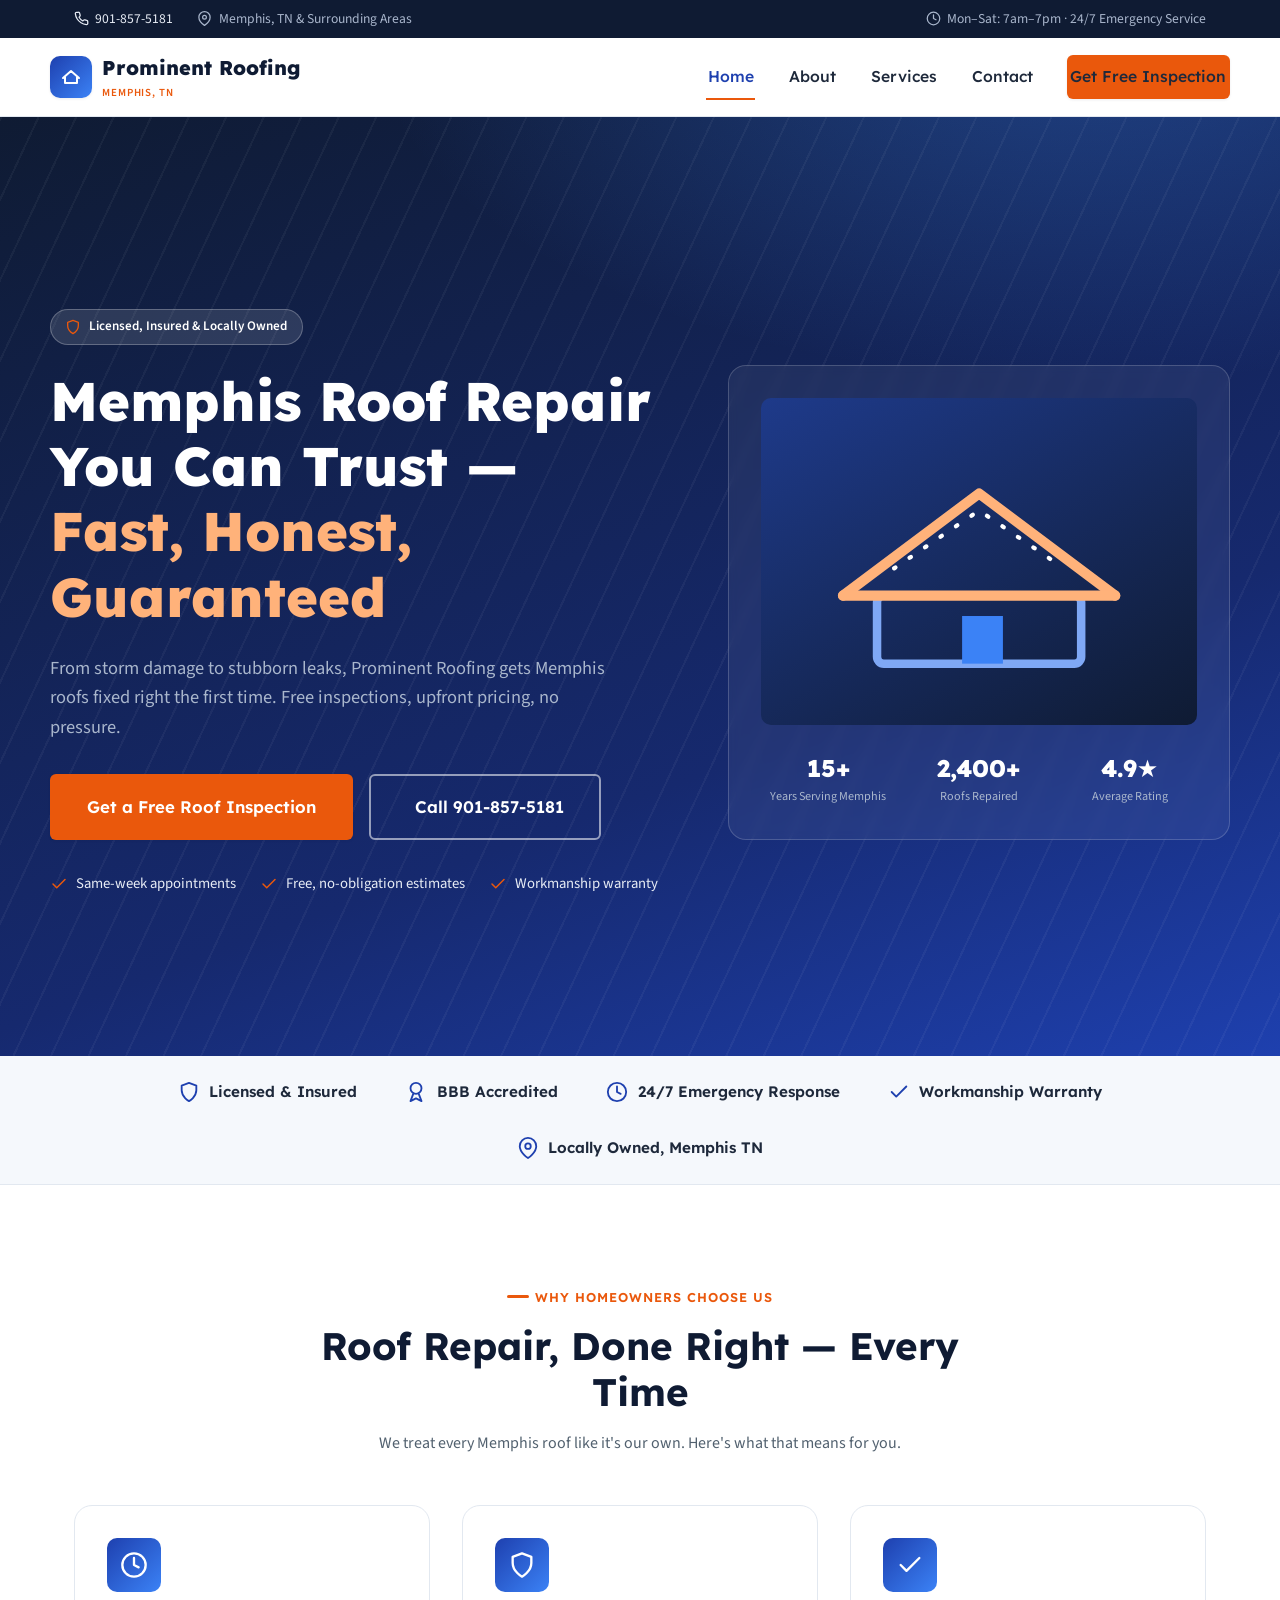
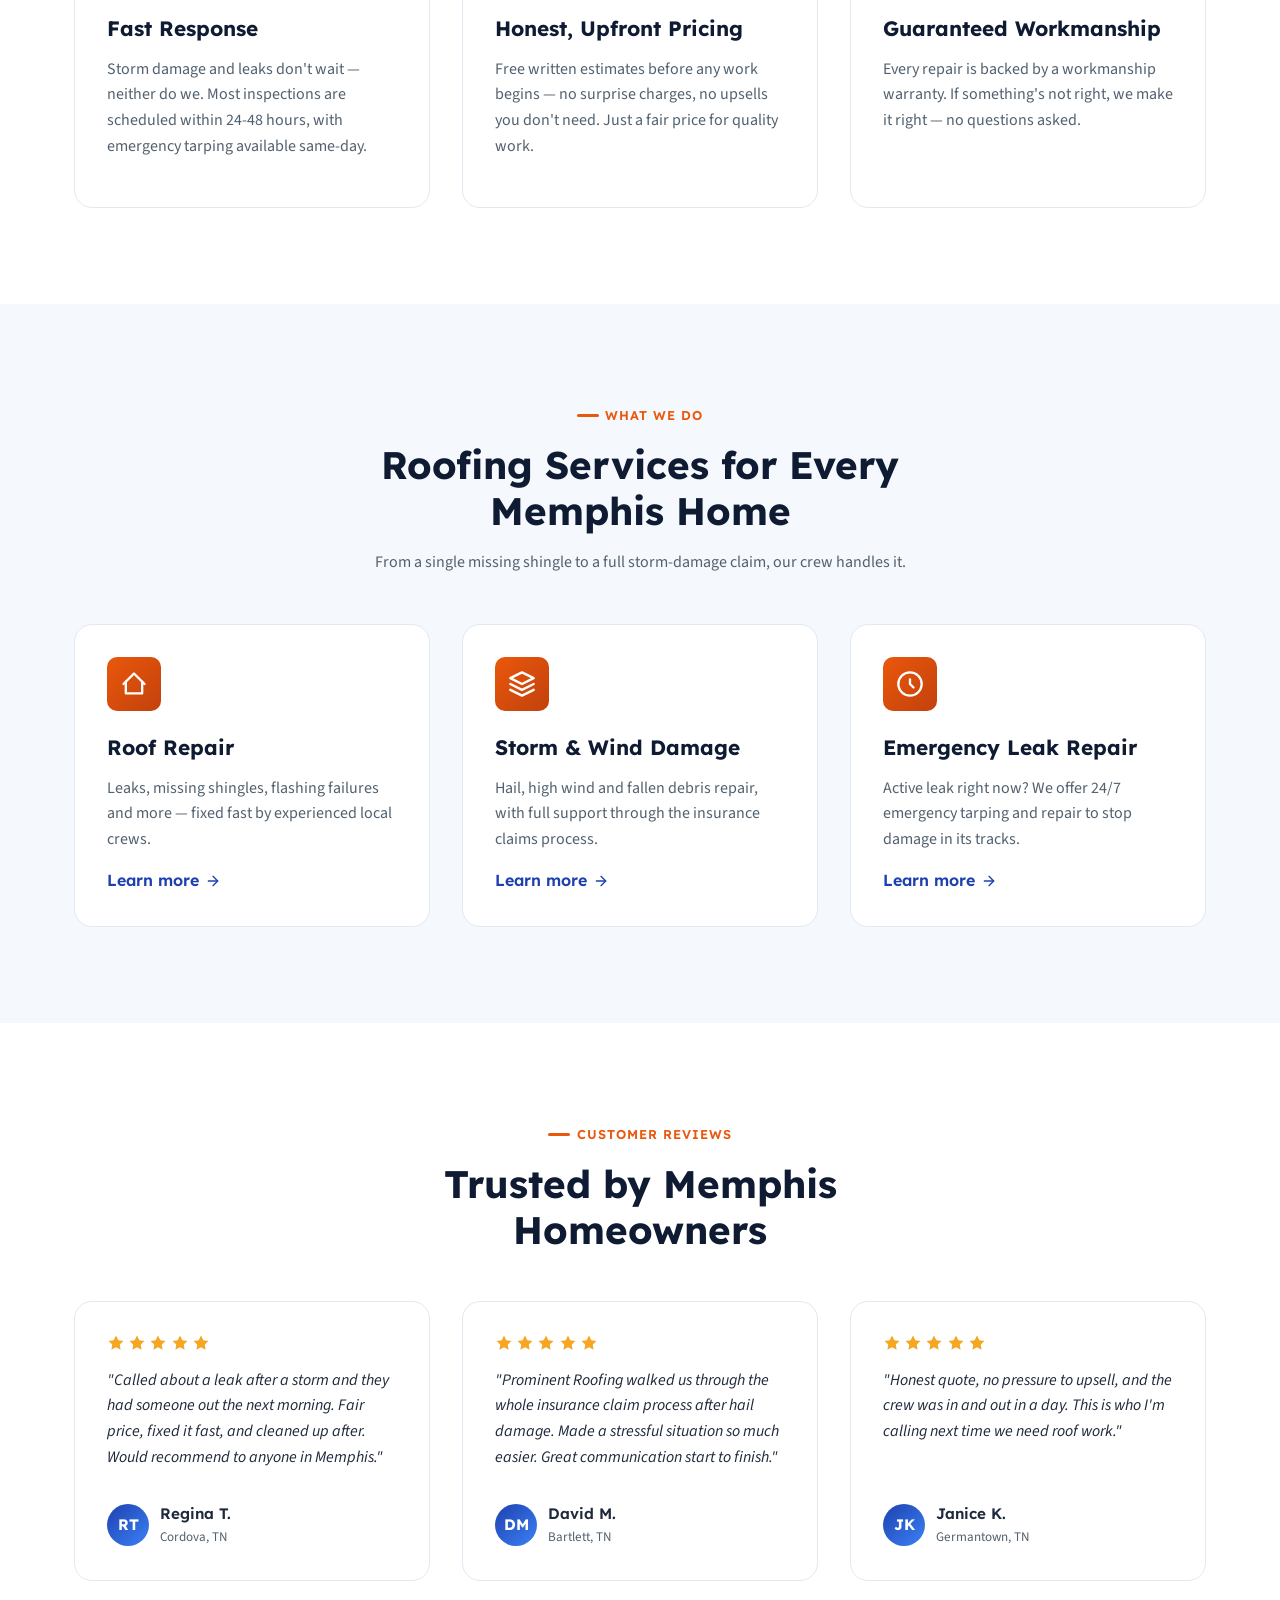
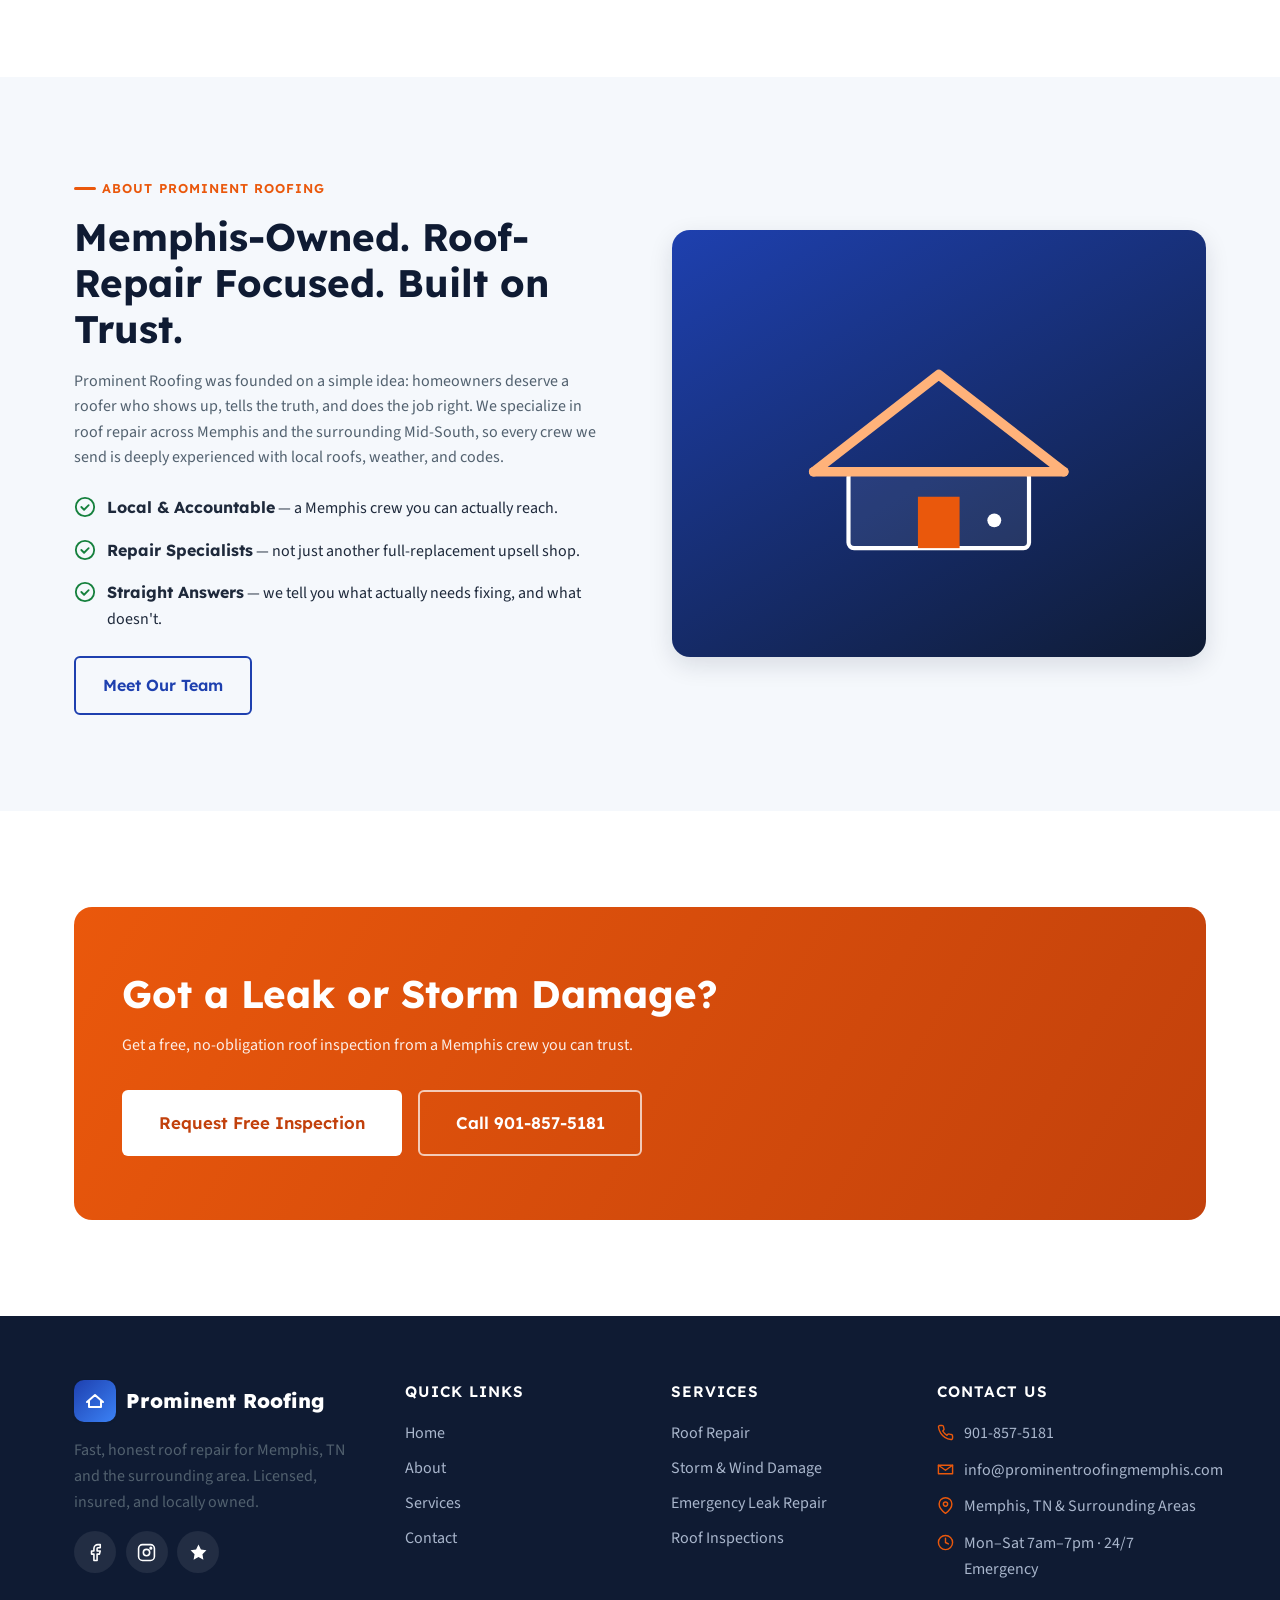
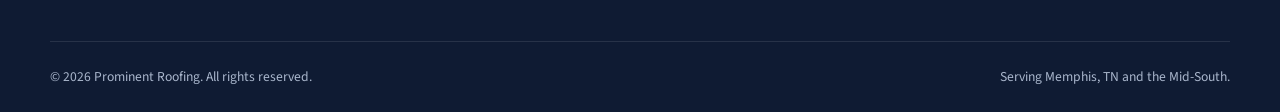
<file: prominent-roofing/index.html>
<!doctype html>
<html lang="en">
<head>
<meta charset="UTF-8">
<meta name="viewport" content="width=device-width, initial-scale=1">
<title>Prominent Roofing | Memphis TN Roof Repair &amp; Roofing Contractor</title>
<meta name="description" content="Prominent Roofing provides fast, reliable roof repair and roofing contractor services in Memphis, TN and surrounding areas. Free inspections, licensed &amp; insured. Call 901-857-5181.">
<meta name="keywords" content="roof repair Memphis TN, roofing contractor Memphis, emergency roof repair Memphis">
<link rel="canonical" href="/index.html">
<meta property="og:title" content="Prominent Roofing | Memphis TN Roof Repair Experts">
<meta property="og:description" content="Fast, honest roof repair for Memphis &amp; the Mid-South. Free inspections. Licensed &amp; insured. Call 901-857-5181.">
<meta property="og:type" content="website">
<link rel="icon" href="data:image/svg+xml,%3Csvg xmlns='http://www.w3.org/2000/svg' viewBox='0 0 24 24'%3E%3Crect width='24' height='24' rx='5' fill='%231E40AF'/%3E%3Cpath d='M4 13 12 6l8 7M6 12v6h12v-6' fill='none' stroke='white' stroke-width='2' stroke-linecap='round' stroke-linejoin='round'/%3E%3C/svg%3E">
<link rel="stylesheet" href="css/styles.css">
</head>
<body class="has-mobile-bar">
<a class="skip-link" href="#main">Skip to main content</a>

<div class="topbar">
  <div class="container">
    <div class="topbar-left">
      <a class="topbar-item" href="tel:19018575181">
        <svg viewBox="0 0 24 24" fill="none" stroke="currentColor" stroke-width="2" stroke-linecap="round" stroke-linejoin="round"><path d="M22 16.92v3a2 2 0 0 1-2.18 2 19.79 19.79 0 0 1-8.63-3.07 19.5 19.5 0 0 1-6-6 19.79 19.79 0 0 1-3.07-8.67A2 2 0 0 1 4.11 2h3a2 2 0 0 1 2 1.72c.127.96.361 1.903.7 2.81a2 2 0 0 1-.45 2.11L8.09 9.91a16 16 0 0 0 6 6l1.27-1.27a2 2 0 0 1 2.11-.45c.907.339 1.85.573 2.81.7A2 2 0 0 1 22 16.92z"/></svg>
        901-857-5181
      </a>
      <span class="topbar-item">
        <svg viewBox="0 0 24 24" fill="none" stroke="currentColor" stroke-width="2" stroke-linecap="round" stroke-linejoin="round"><path d="M21 10c0 7-9 13-9 13s-9-6-9-13a9 9 0 0 1 18 0z"/><circle cx="12" cy="10" r="3"/></svg>
        Memphis, TN &amp; Surrounding Areas
      </span>
    </div>
    <span class="topbar-item">
      <svg viewBox="0 0 24 24" fill="none" stroke="currentColor" stroke-width="2" stroke-linecap="round" stroke-linejoin="round"><circle cx="12" cy="12" r="10"/><polyline points="12 6 12 12 16 14"/></svg>
      Mon–Sat: 7am–7pm · 24/7 Emergency Service
    </span>
  </div>
</div>

<header class="site-header">
  <nav class="container nav-wrap" aria-label="Main navigation">
    <a href="index.html" class="logo">
      <span class="logo-mark">
        <svg viewBox="0 0 24 24" fill="none" stroke="white" stroke-width="2" stroke-linecap="round" stroke-linejoin="round"><path d="M4 13 12 6l8 7M6 12v6h12v-6"/></svg>
      </span>
      <span class="logo-text">Prominent Roofing<span class="tag">Memphis, TN</span></span>
    </a>
    <button class="nav-toggle" aria-label="Toggle navigation menu" aria-expanded="false">
      <svg viewBox="0 0 24 24" fill="none" stroke="currentColor" stroke-width="2" stroke-linecap="round" stroke-linejoin="round"><line x1="3" y1="12" x2="21" y2="12"/><line x1="3" y1="6" x2="21" y2="6"/><line x1="3" y1="18" x2="21" y2="18"/></svg>
    </button>
    <div class="nav-links">
      <a href="index.html" aria-current="page">Home</a>
      <a href="about.html">About</a>
      <a href="services.html">Services</a>
      <a href="contact.html">Contact</a>
      <a href="contact.html" class="btn btn-accent">Get Free Inspection</a>
    </div>
  </nav>
</header>

<main id="main">

<section class="hero">
  <div class="container hero-grid">
    <div>
      <span class="hero-badge">
        <svg viewBox="0 0 24 24" fill="none" stroke="currentColor" stroke-width="2" stroke-linecap="round" stroke-linejoin="round"><path d="M12 22s8-4.5 8-11.8V5l-8-3-8 3v5.2C4 17.5 12 22 12 22z"/></svg>
        Licensed, Insured &amp; Locally Owned
      </span>
      <h1>Memphis Roof Repair You Can Trust — <span>Fast, Honest, Guaranteed</span></h1>
      <p class="hero-lead">From storm damage to stubborn leaks, Prominent Roofing gets Memphis roofs fixed right the first time. Free inspections, upfront pricing, no pressure.</p>
      <div class="hero-actions">
        <a href="contact.html" class="btn btn-accent btn-lg">Get a Free Roof Inspection</a>
        <a href="tel:19018575181" class="btn btn-outline btn-lg">
          <svg viewBox="0 0 24 24" fill="none" stroke="currentColor" stroke-width="2" stroke-linecap="round" stroke-linejoin="round"><path d="M22 16.92v3a2 2 0 0 1-2.18 2 19.79 19.79 0 0 1-8.63-3.07 19.5 19.5 0 0 1-6-6 19.79 19.79 0 0 1-3.07-8.67A2 2 0 0 1 4.11 2h3a2 2 0 0 1 2 1.72c.127.96.361 1.903.7 2.81a2 2 0 0 1-.45 2.11L8.09 9.91a16 16 0 0 0 6 6l1.27-1.27a2 2 0 0 1 2.11-.45c.907.339 1.85.573 2.81.7A2 2 0 0 1 22 16.92z"/></svg>
          Call 901-857-5181
        </a>
      </div>
      <div class="hero-points">
        <span class="hero-point"><svg viewBox="0 0 24 24" fill="none" stroke="currentColor" stroke-width="2" stroke-linecap="round" stroke-linejoin="round"><polyline points="20 6 9 17 4 12"/></svg>Same-week appointments</span>
        <span class="hero-point"><svg viewBox="0 0 24 24" fill="none" stroke="currentColor" stroke-width="2" stroke-linecap="round" stroke-linejoin="round"><polyline points="20 6 9 17 4 12"/></svg>Free, no-obligation estimates</span>
        <span class="hero-point"><svg viewBox="0 0 24 24" fill="none" stroke="currentColor" stroke-width="2" stroke-linecap="round" stroke-linejoin="round"><polyline points="20 6 9 17 4 12"/></svg>Workmanship warranty</span>
      </div>
    </div>
    <div class="hero-card">
      <div class="card-illustration">
        <svg viewBox="0 0 200 140" fill="none" xmlns="http://www.w3.org/2000/svg">
          <path d="M20 90 100 30l80 60" stroke="#FFB27A" stroke-width="6" stroke-linecap="round" stroke-linejoin="round"/>
          <rect x="40" y="90" width="120" height="40" rx="4" stroke="#7FA8F5" stroke-width="5" fill="none"/>
          <rect x="90" y="102" width="24" height="28" fill="#3B82F6"/>
          <line x1="20" y1="90" x2="180" y2="90" stroke="#FFB27A" stroke-width="6" stroke-linecap="round"/>
          <path d="M50 74 100 40l50 34" stroke="#fff" stroke-width="2.5" stroke-dasharray="1 10" stroke-linecap="round"/>
        </svg>
      </div>
      <div class="hero-stats">
        <div><div class="stat-num">15+</div><div class="stat-label">Years Serving Memphis</div></div>
        <div><div class="stat-num">2,400+</div><div class="stat-label">Roofs Repaired</div></div>
        <div><div class="stat-num">4.9★</div><div class="stat-label">Average Rating</div></div>
      </div>
    </div>
  </div>
</section>

<div class="trust-strip">
  <div class="container">
    <span class="trust-item"><svg viewBox="0 0 24 24" fill="none" stroke="currentColor" stroke-width="2" stroke-linecap="round" stroke-linejoin="round"><path d="M12 22s8-4.5 8-11.8V5l-8-3-8 3v5.2C4 17.5 12 22 12 22z"/></svg>Licensed &amp; Insured</span>
    <span class="trust-item"><svg viewBox="0 0 24 24" fill="none" stroke="currentColor" stroke-width="2" stroke-linecap="round" stroke-linejoin="round"><circle cx="12" cy="8" r="6"/><path d="M9 14 6 22l6-3 6 3-3-8"/></svg>BBB Accredited</span>
    <span class="trust-item"><svg viewBox="0 0 24 24" fill="none" stroke="currentColor" stroke-width="2" stroke-linecap="round" stroke-linejoin="round"><circle cx="12" cy="12" r="10"/><polyline points="12 6 12 12 16 14"/></svg>24/7 Emergency Response</span>
    <span class="trust-item"><svg viewBox="0 0 24 24" fill="none" stroke="currentColor" stroke-width="2" stroke-linecap="round" stroke-linejoin="round"><path d="M20 6 9 17l-5-5"/></svg>Workmanship Warranty</span>
    <span class="trust-item"><svg viewBox="0 0 24 24" fill="none" stroke="currentColor" stroke-width="2" stroke-linecap="round" stroke-linejoin="round"><path d="M21 10c0 7-9 13-9 13s-9-6-9-13a9 9 0 0 1 18 0z"/><circle cx="12" cy="10" r="3"/></svg>Locally Owned, Memphis TN</span>
  </div>
</div>

<section>
  <div class="container">
    <div class="section-head">
      <span class="eyebrow">Why Homeowners Choose Us</span>
      <h2>Roof Repair, Done Right — Every Time</h2>
      <p>We treat every Memphis roof like it's our own. Here's what that means for you.</p>
    </div>
    <div class="grid grid-3">
      <div class="benefit-card">
        <div class="card-icon"><svg viewBox="0 0 24 24" fill="none" stroke="white" stroke-width="2" stroke-linecap="round" stroke-linejoin="round"><circle cx="12" cy="12" r="10"/><polyline points="12 6 12 12 16 14"/></svg></div>
        <h3>Fast Response</h3>
        <p>Storm damage and leaks don't wait — neither do we. Most inspections are scheduled within 24-48 hours, with emergency tarping available same-day.</p>
      </div>
      <div class="benefit-card">
        <div class="card-icon"><svg viewBox="0 0 24 24" fill="none" stroke="white" stroke-width="2" stroke-linecap="round" stroke-linejoin="round"><path d="M12 22s8-4.5 8-11.8V5l-8-3-8 3v5.2C4 17.5 12 22 12 22z"/></svg></div>
        <h3>Honest, Upfront Pricing</h3>
        <p>Free written estimates before any work begins — no surprise charges, no upsells you don't need. Just a fair price for quality work.</p>
      </div>
      <div class="benefit-card">
        <div class="card-icon"><svg viewBox="0 0 24 24" fill="none" stroke="white" stroke-width="2" stroke-linecap="round" stroke-linejoin="round"><path d="M20 6 9 17l-5-5"/></svg></div>
        <h3>Guaranteed Workmanship</h3>
        <p>Every repair is backed by a workmanship warranty. If something's not right, we make it right — no questions asked.</p>
      </div>
    </div>
  </div>
</section>

<section class="section-alt">
  <div class="container">
    <div class="section-head">
      <span class="eyebrow">What We Do</span>
      <h2>Roofing Services for Every Memphis Home</h2>
      <p>From a single missing shingle to a full storm-damage claim, our crew handles it.</p>
    </div>
    <div class="grid grid-3">
      <div class="service-card">
        <div class="card-icon accent"><svg viewBox="0 0 24 24" fill="none" stroke="white" stroke-width="2" stroke-linecap="round" stroke-linejoin="round"><path d="M3 12 12 3l9 9"/><path d="M5 10v10h14V10"/></svg></div>
        <h3>Roof Repair</h3>
        <p>Leaks, missing shingles, flashing failures and more — fixed fast by experienced local crews.</p>
        <a href="services.html" class="card-link">Learn more
          <svg viewBox="0 0 24 24" fill="none" stroke="currentColor" stroke-width="2" stroke-linecap="round" stroke-linejoin="round"><line x1="5" y1="12" x2="19" y2="12"/><polyline points="12 5 19 12 12 19"/></svg>
        </a>
      </div>
      <div class="service-card">
        <div class="card-icon accent"><svg viewBox="0 0 24 24" fill="none" stroke="white" stroke-width="2" stroke-linecap="round" stroke-linejoin="round"><path d="M12 2 2 7l10 5 10-5-10-5z"/><path d="M2 17l10 5 10-5M2 12l10 5 10-5"/></svg></div>
        <h3>Storm &amp; Wind Damage</h3>
        <p>Hail, high wind and fallen debris repair, with full support through the insurance claims process.</p>
        <a href="services.html" class="card-link">Learn more
          <svg viewBox="0 0 24 24" fill="none" stroke="currentColor" stroke-width="2" stroke-linecap="round" stroke-linejoin="round"><line x1="5" y1="12" x2="19" y2="12"/><polyline points="12 5 19 12 12 19"/></svg>
        </a>
      </div>
      <div class="service-card">
        <div class="card-icon accent"><svg viewBox="0 0 24 24" fill="none" stroke="white" stroke-width="2" stroke-linecap="round" stroke-linejoin="round"><circle cx="12" cy="12" r="10"/><path d="M12 8v4l3 3"/></svg></div>
        <h3>Emergency Leak Repair</h3>
        <p>Active leak right now? We offer 24/7 emergency tarping and repair to stop damage in its tracks.</p>
        <a href="services.html" class="card-link">Learn more
          <svg viewBox="0 0 24 24" fill="none" stroke="currentColor" stroke-width="2" stroke-linecap="round" stroke-linejoin="round"><line x1="5" y1="12" x2="19" y2="12"/><polyline points="12 5 19 12 12 19"/></svg>
        </a>
      </div>
    </div>
  </div>
</section>

<section>
  <div class="container">
    <div class="section-head">
      <span class="eyebrow">Customer Reviews</span>
      <h2>Trusted by Memphis Homeowners</h2>
    </div>
    <div class="testimonial-track">
      <div class="testimonial-card">
        <div class="stars">
          <svg viewBox="0 0 24 24" fill="currentColor"><path d="M12 2l3.09 6.26L22 9.27l-5 4.87 1.18 6.88L12 17.77l-6.18 3.25L7 14.14 2 9.27l6.91-1.01L12 2z"/></svg>
          <svg viewBox="0 0 24 24" fill="currentColor"><path d="M12 2l3.09 6.26L22 9.27l-5 4.87 1.18 6.88L12 17.77l-6.18 3.25L7 14.14 2 9.27l6.91-1.01L12 2z"/></svg>
          <svg viewBox="0 0 24 24" fill="currentColor"><path d="M12 2l3.09 6.26L22 9.27l-5 4.87 1.18 6.88L12 17.77l-6.18 3.25L7 14.14 2 9.27l6.91-1.01L12 2z"/></svg>
          <svg viewBox="0 0 24 24" fill="currentColor"><path d="M12 2l3.09 6.26L22 9.27l-5 4.87 1.18 6.88L12 17.77l-6.18 3.25L7 14.14 2 9.27l6.91-1.01L12 2z"/></svg>
          <svg viewBox="0 0 24 24" fill="currentColor"><path d="M12 2l3.09 6.26L22 9.27l-5 4.87 1.18 6.88L12 17.77l-6.18 3.25L7 14.14 2 9.27l6.91-1.01L12 2z"/></svg>
        </div>
        <p class="testimonial-quote">"Called about a leak after a storm and they had someone out the next morning. Fair price, fixed it fast, and cleaned up after. Would recommend to anyone in Memphis."</p>
        <div class="testimonial-person">
          <div class="avatar">RT</div>
          <div><div class="name">Regina T.</div><div class="loc">Cordova, TN</div></div>
        </div>
      </div>
      <div class="testimonial-card">
        <div class="stars">
          <svg viewBox="0 0 24 24" fill="currentColor"><path d="M12 2l3.09 6.26L22 9.27l-5 4.87 1.18 6.88L12 17.77l-6.18 3.25L7 14.14 2 9.27l6.91-1.01L12 2z"/></svg>
          <svg viewBox="0 0 24 24" fill="currentColor"><path d="M12 2l3.09 6.26L22 9.27l-5 4.87 1.18 6.88L12 17.77l-6.18 3.25L7 14.14 2 9.27l6.91-1.01L12 2z"/></svg>
          <svg viewBox="0 0 24 24" fill="currentColor"><path d="M12 2l3.09 6.26L22 9.27l-5 4.87 1.18 6.88L12 17.77l-6.18 3.25L7 14.14 2 9.27l6.91-1.01L12 2z"/></svg>
          <svg viewBox="0 0 24 24" fill="currentColor"><path d="M12 2l3.09 6.26L22 9.27l-5 4.87 1.18 6.88L12 17.77l-6.18 3.25L7 14.14 2 9.27l6.91-1.01L12 2z"/></svg>
          <svg viewBox="0 0 24 24" fill="currentColor"><path d="M12 2l3.09 6.26L22 9.27l-5 4.87 1.18 6.88L12 17.77l-6.18 3.25L7 14.14 2 9.27l6.91-1.01L12 2z"/></svg>
        </div>
        <p class="testimonial-quote">"Prominent Roofing walked us through the whole insurance claim process after hail damage. Made a stressful situation so much easier. Great communication start to finish."</p>
        <div class="testimonial-person">
          <div class="avatar">DM</div>
          <div><div class="name">David M.</div><div class="loc">Bartlett, TN</div></div>
        </div>
      </div>
      <div class="testimonial-card">
        <div class="stars">
          <svg viewBox="0 0 24 24" fill="currentColor"><path d="M12 2l3.09 6.26L22 9.27l-5 4.87 1.18 6.88L12 17.77l-6.18 3.25L7 14.14 2 9.27l6.91-1.01L12 2z"/></svg>
          <svg viewBox="0 0 24 24" fill="currentColor"><path d="M12 2l3.09 6.26L22 9.27l-5 4.87 1.18 6.88L12 17.77l-6.18 3.25L7 14.14 2 9.27l6.91-1.01L12 2z"/></svg>
          <svg viewBox="0 0 24 24" fill="currentColor"><path d="M12 2l3.09 6.26L22 9.27l-5 4.87 1.18 6.88L12 17.77l-6.18 3.25L7 14.14 2 9.27l6.91-1.01L12 2z"/></svg>
          <svg viewBox="0 0 24 24" fill="currentColor"><path d="M12 2l3.09 6.26L22 9.27l-5 4.87 1.18 6.88L12 17.77l-6.18 3.25L7 14.14 2 9.27l6.91-1.01L12 2z"/></svg>
          <svg viewBox="0 0 24 24" fill="currentColor"><path d="M12 2l3.09 6.26L22 9.27l-5 4.87 1.18 6.88L12 17.77l-6.18 3.25L7 14.14 2 9.27l6.91-1.01L12 2z"/></svg>
        </div>
        <p class="testimonial-quote">"Honest quote, no pressure to upsell, and the crew was in and out in a day. This is who I'm calling next time we need roof work."</p>
        <div class="testimonial-person">
          <div class="avatar">JK</div>
          <div><div class="name">Janice K.</div><div class="loc">Germantown, TN</div></div>
        </div>
      </div>
    </div>
  </div>
</section>

<section class="section-alt">
  <div class="container split">
    <div>
      <span class="eyebrow">About Prominent Roofing</span>
      <h2>Memphis-Owned. Roof-Repair Focused. Built on Trust.</h2>
      <p>Prominent Roofing was founded on a simple idea: homeowners deserve a roofer who shows up, tells the truth, and does the job right. We specialize in roof repair across Memphis and the surrounding Mid-South, so every crew we send is deeply experienced with local roofs, weather, and codes.</p>
      <ul class="check-list">
        <li><svg viewBox="0 0 24 24" fill="none" stroke="currentColor" stroke-width="2" stroke-linecap="round" stroke-linejoin="round"><circle cx="12" cy="12" r="10"/><polyline points="16 10 11 15 8 12"/></svg><span><strong>Local &amp; Accountable</strong> — a Memphis crew you can actually reach.</span></li>
        <li><svg viewBox="0 0 24 24" fill="none" stroke="currentColor" stroke-width="2" stroke-linecap="round" stroke-linejoin="round"><circle cx="12" cy="12" r="10"/><polyline points="16 10 11 15 8 12"/></svg><span><strong>Repair Specialists</strong> — not just another full-replacement upsell shop.</span></li>
        <li><svg viewBox="0 0 24 24" fill="none" stroke="currentColor" stroke-width="2" stroke-linecap="round" stroke-linejoin="round"><circle cx="12" cy="12" r="10"/><polyline points="16 10 11 15 8 12"/></svg><span><strong>Straight Answers</strong> — we tell you what actually needs fixing, and what doesn't.</span></li>
      </ul>
      <a href="about.html" class="btn btn-outline-dark">Meet Our Team</a>
    </div>
    <div class="split-media">
      <svg viewBox="0 0 220 180" fill="none">
        <path d="M20 110 110 40l90 70" stroke="#FFB27A" stroke-width="7" stroke-linecap="round" stroke-linejoin="round"/>
        <rect x="45" y="110" width="130" height="55" rx="4" fill="rgba(255,255,255,0.08)" stroke="#fff" stroke-width="3"/>
        <rect x="95" y="128" width="30" height="37" fill="#EA580C"/>
        <circle cx="150" cy="145" r="5" fill="#fff"/>
        <line x1="20" y1="110" x2="200" y2="110" stroke="#FFB27A" stroke-width="7" stroke-linecap="round"/>
      </svg>
    </div>
  </div>
</section>

<section>
  <div class="container">
    <div class="cta-band">
      <div>
        <h2>Got a Leak or Storm Damage?</h2>
        <p>Get a free, no-obligation roof inspection from a Memphis crew you can trust.</p>
      </div>
      <div class="cta-band-actions">
        <a href="contact.html" class="btn btn-primary btn-lg">Request Free Inspection</a>
        <a href="tel:19018575181" class="btn btn-outline btn-lg">Call 901-857-5181</a>
      </div>
    </div>
  </div>
</section>

</main>

<footer class="site-footer">
  <div class="container footer-grid">
    <div class="footer-brand">
      <a href="index.html" class="logo">
        <span class="logo-mark"><svg viewBox="0 0 24 24" fill="none" stroke="white" stroke-width="2" stroke-linecap="round" stroke-linejoin="round"><path d="M4 13 12 6l8 7M6 12v6h12v-6"/></svg></span>
        <span class="logo-text">Prominent Roofing</span>
      </a>
      <p>Fast, honest roof repair for Memphis, TN and the surrounding area. Licensed, insured, and locally owned.</p>
      <div class="footer-social">
        <a class="social-btn" href="https://facebook.com" target="_blank" rel="noopener" aria-label="Prominent Roofing on Facebook"><svg viewBox="0 0 24 24" fill="none" stroke="currentColor" stroke-width="2" stroke-linecap="round" stroke-linejoin="round"><path d="M18 2h-3a5 5 0 0 0-5 5v3H7v4h3v8h4v-8h3l1-4h-4V7a1 1 0 0 1 1-1h3z"/></svg></a>
        <a class="social-btn" href="https://instagram.com" target="_blank" rel="noopener" aria-label="Prominent Roofing on Instagram"><svg viewBox="0 0 24 24" fill="none" stroke="currentColor" stroke-width="2" stroke-linecap="round" stroke-linejoin="round"><rect x="2" y="2" width="20" height="20" rx="5"/><circle cx="12" cy="12" r="4"/><circle cx="17.5" cy="6.5" r="1"/></svg></a>
        <a class="social-btn" href="https://google.com" target="_blank" rel="noopener" aria-label="Prominent Roofing reviews on Google"><svg viewBox="0 0 24 24" fill="currentColor"><path d="M12 2l3.09 6.26L22 9.27l-5 4.87 1.18 6.88L12 17.77l-6.18 3.25L7 14.14 2 9.27l6.91-1.01L12 2z"/></svg></a>
      </div>
    </div>
    <div>
      <div class="footer-heading">Quick Links</div>
      <div class="footer-links">
        <a href="index.html">Home</a>
        <a href="about.html">About</a>
        <a href="services.html">Services</a>
        <a href="contact.html">Contact</a>
      </div>
    </div>
    <div>
      <div class="footer-heading">Services</div>
      <div class="footer-links">
        <a href="services.html">Roof Repair</a>
        <a href="services.html">Storm &amp; Wind Damage</a>
        <a href="services.html">Emergency Leak Repair</a>
        <a href="services.html">Roof Inspections</a>
      </div>
    </div>
    <div>
      <div class="footer-heading">Contact Us</div>
      <ul class="footer-contact">
        <li><svg viewBox="0 0 24 24" fill="none" stroke="currentColor" stroke-width="2" stroke-linecap="round" stroke-linejoin="round"><path d="M22 16.92v3a2 2 0 0 1-2.18 2 19.79 19.79 0 0 1-8.63-3.07 19.5 19.5 0 0 1-6-6 19.79 19.79 0 0 1-3.07-8.67A2 2 0 0 1 4.11 2h3a2 2 0 0 1 2 1.72c.127.96.361 1.903.7 2.81a2 2 0 0 1-.45 2.11L8.09 9.91a16 16 0 0 0 6 6l1.27-1.27a2 2 0 0 1 2.11-.45c.907.339 1.85.573 2.81.7A2 2 0 0 1 22 16.92z"/></svg><a href="tel:19018575181">901-857-5181</a></li>
        <li><svg viewBox="0 0 24 24" fill="none" stroke="currentColor" stroke-width="2" stroke-linecap="round" stroke-linejoin="round"><path d="M4 4h16v16H4z" opacity="0"/><path d="M22 6 12 13 2 6"/><path d="M2 6h20v12H2z"/></svg><a href="mailto:info@prominentroofingmemphis.com">info@prominentroofingmemphis.com</a></li>
        <li><svg viewBox="0 0 24 24" fill="none" stroke="currentColor" stroke-width="2" stroke-linecap="round" stroke-linejoin="round"><path d="M21 10c0 7-9 13-9 13s-9-6-9-13a9 9 0 0 1 18 0z"/><circle cx="12" cy="10" r="3"/></svg><span>Memphis, TN &amp; Surrounding Areas</span></li>
        <li><svg viewBox="0 0 24 24" fill="none" stroke="currentColor" stroke-width="2" stroke-linecap="round" stroke-linejoin="round"><circle cx="12" cy="12" r="10"/><polyline points="12 6 12 12 16 14"/></svg><span>Mon–Sat 7am–7pm · 24/7 Emergency</span></li>
      </ul>
    </div>
  </div>
  <div class="container footer-bottom">
    <span>© <span data-year>2026</span> Prominent Roofing. All rights reserved.</span>
    <span>Serving Memphis, TN and the Mid-South.</span>
  </div>
</footer>

<div class="mobile-call-bar">
  <a href="tel:19018575181">
    <svg viewBox="0 0 24 24" fill="none" stroke="currentColor" stroke-width="2" stroke-linecap="round" stroke-linejoin="round"><path d="M22 16.92v3a2 2 0 0 1-2.18 2 19.79 19.79 0 0 1-8.63-3.07 19.5 19.5 0 0 1-6-6 19.79 19.79 0 0 1-3.07-8.67A2 2 0 0 1 4.11 2h3a2 2 0 0 1 2 1.72c.127.96.361 1.903.7 2.81a2 2 0 0 1-.45 2.11L8.09 9.91a16 16 0 0 0 6 6l1.27-1.27a2 2 0 0 1 2.11-.45c.907.339 1.85.573 2.81.7A2 2 0 0 1 22 16.92z"/></svg>
    Call Now
  </a>
  <a href="contact.html">
    <svg viewBox="0 0 24 24" fill="none" stroke="currentColor" stroke-width="2" stroke-linecap="round" stroke-linejoin="round"><path d="M4 4h16v16H4z" opacity="0"/><path d="M22 6 12 13 2 6"/><path d="M2 6h20v12H2z"/></svg>
    Free Inspection
  </a>
</div>

<script src="js/main.js"></script>
</body>
</html>
</file>
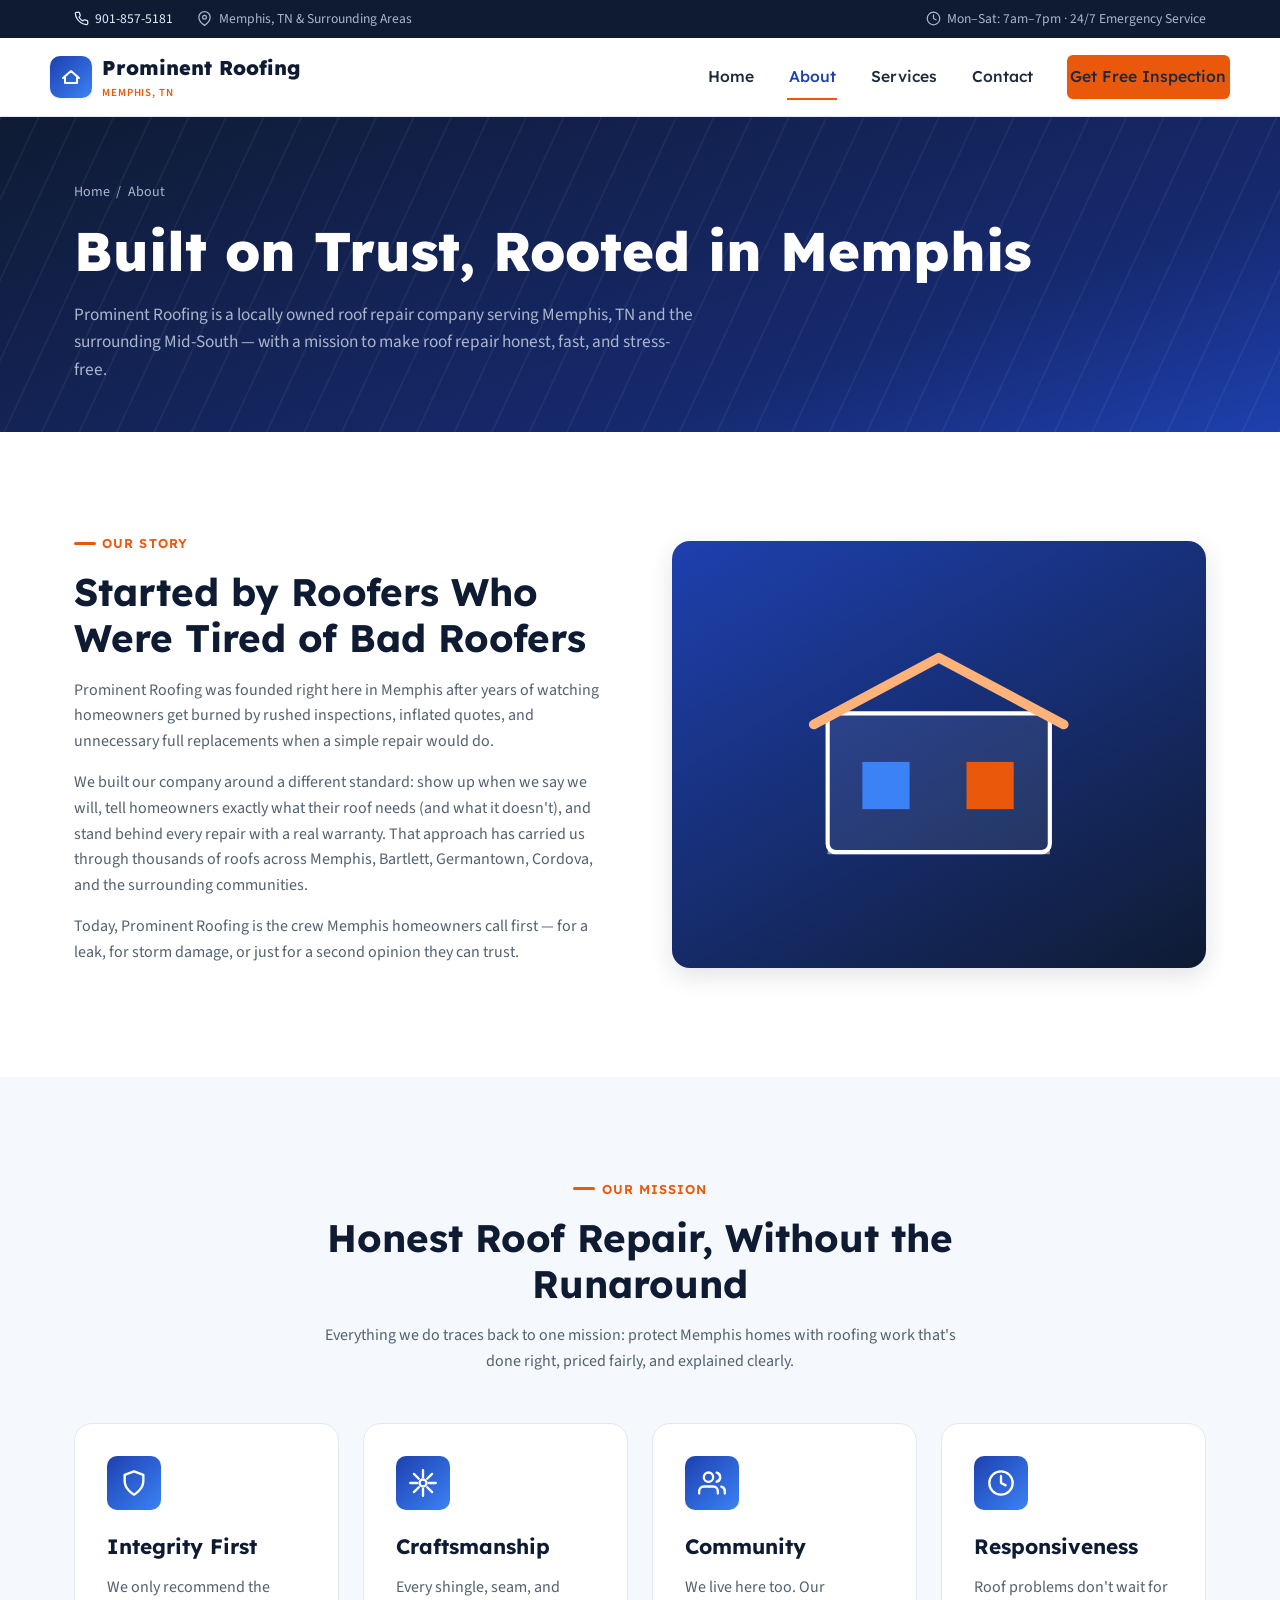
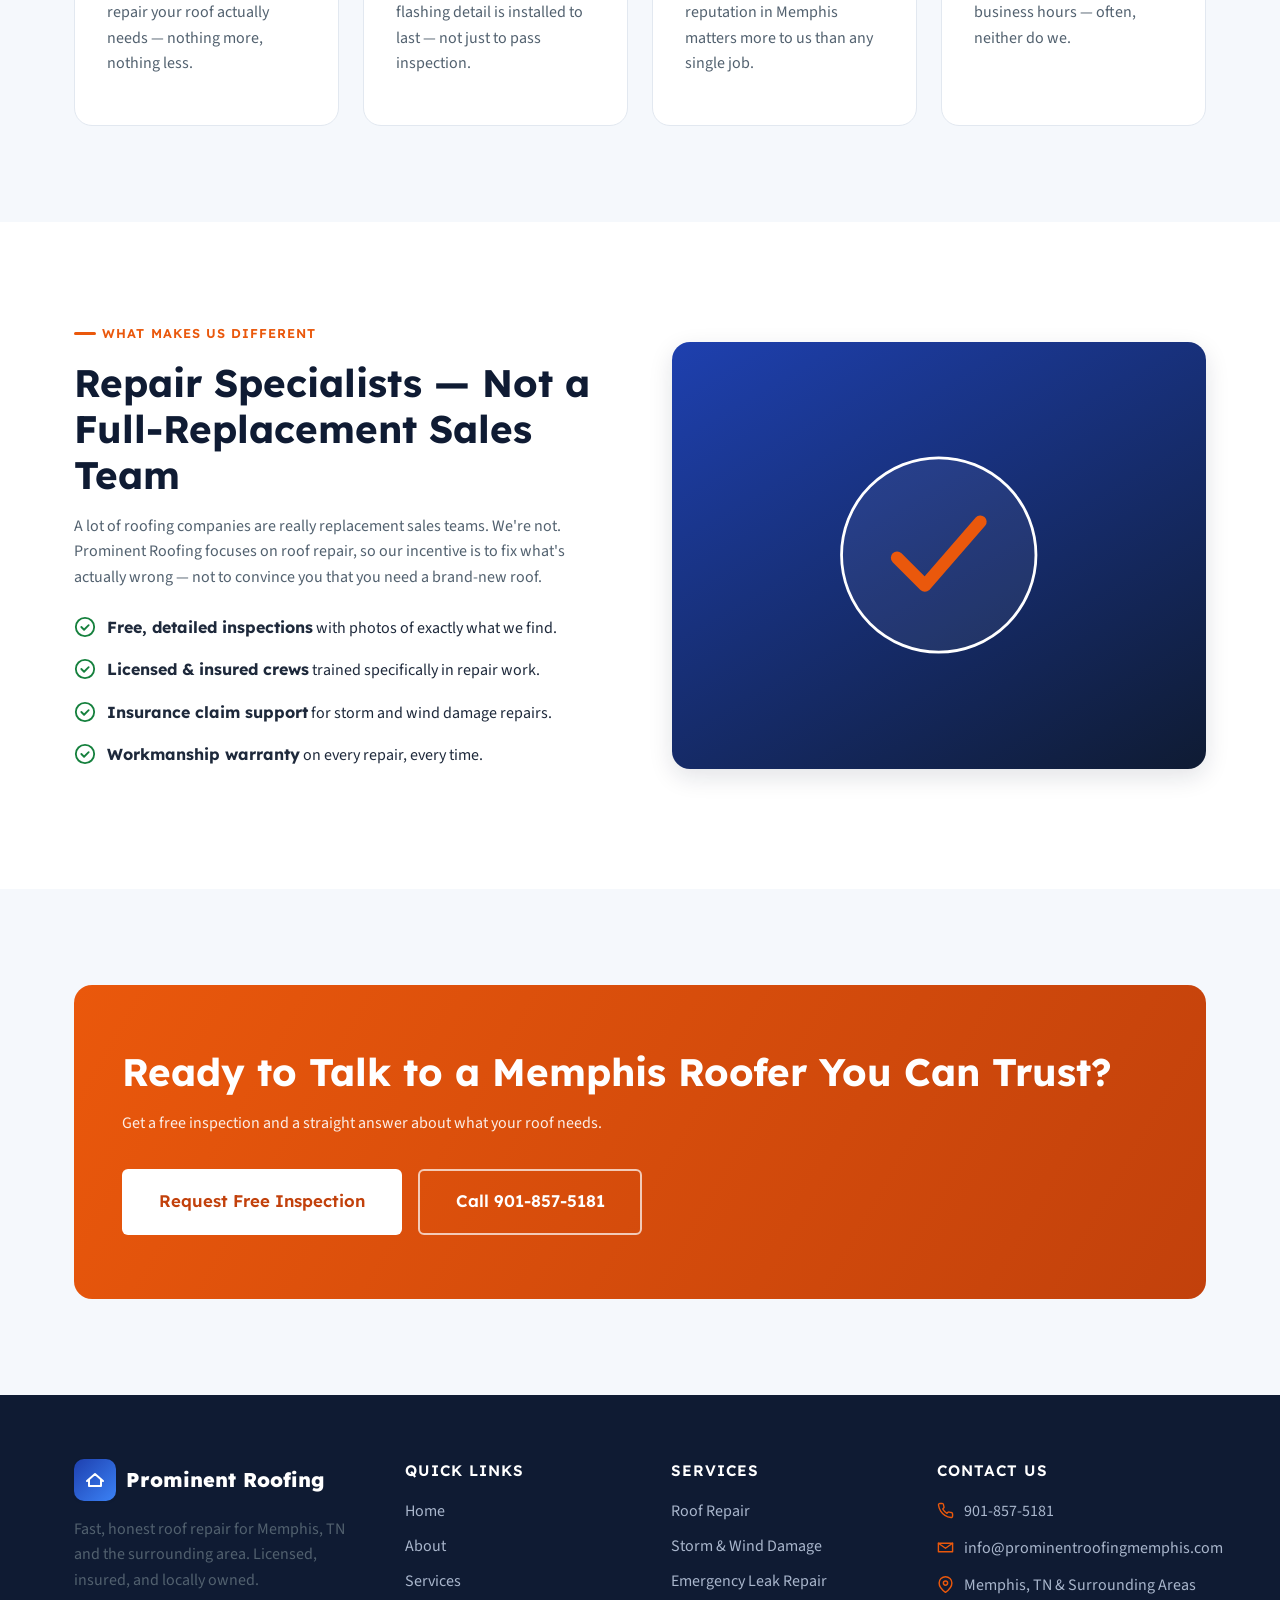
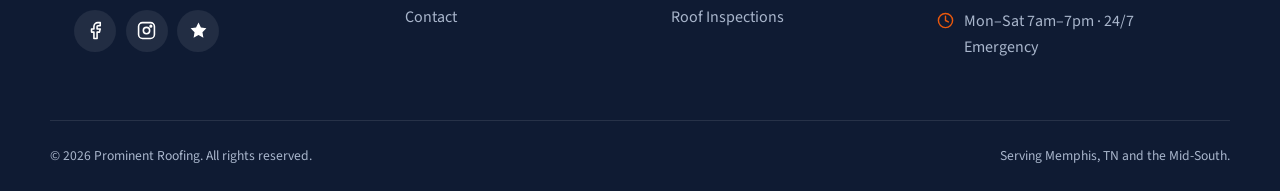
<file: prominent-roofing/about.html>
<!doctype html>
<html lang="en">
<head>
<meta charset="UTF-8">
<meta name="viewport" content="width=device-width, initial-scale=1">
<title>About Prominent Roofing | Memphis TN Roofing Contractor</title>
<meta name="description" content="Meet Prominent Roofing — a locally owned Memphis, TN roofing contractor specializing in honest, high-quality roof repair. Learn our story and mission.">
<meta name="keywords" content="Memphis roofing contractor, roof repair Memphis TN, local roofer Memphis">
<link rel="canonical" href="/about.html">
<link rel="icon" href="data:image/svg+xml,%3Csvg xmlns='http://www.w3.org/2000/svg' viewBox='0 0 24 24'%3E%3Crect width='24' height='24' rx='5' fill='%231E40AF'/%3E%3Cpath d='M4 13 12 6l8 7M6 12v6h12v-6' fill='none' stroke='white' stroke-width='2' stroke-linecap='round' stroke-linejoin='round'/%3E%3C/svg%3E">
<link rel="stylesheet" href="css/styles.css">
</head>
<body class="has-mobile-bar">
<a class="skip-link" href="#main">Skip to main content</a>

<div class="topbar">
  <div class="container">
    <div class="topbar-left">
      <a class="topbar-item" href="tel:19018575181">
        <svg viewBox="0 0 24 24" fill="none" stroke="currentColor" stroke-width="2" stroke-linecap="round" stroke-linejoin="round"><path d="M22 16.92v3a2 2 0 0 1-2.18 2 19.79 19.79 0 0 1-8.63-3.07 19.5 19.5 0 0 1-6-6 19.79 19.79 0 0 1-3.07-8.67A2 2 0 0 1 4.11 2h3a2 2 0 0 1 2 1.72c.127.96.361 1.903.7 2.81a2 2 0 0 1-.45 2.11L8.09 9.91a16 16 0 0 0 6 6l1.27-1.27a2 2 0 0 1 2.11-.45c.907.339 1.85.573 2.81.7A2 2 0 0 1 22 16.92z"/></svg>
        901-857-5181
      </a>
      <span class="topbar-item">
        <svg viewBox="0 0 24 24" fill="none" stroke="currentColor" stroke-width="2" stroke-linecap="round" stroke-linejoin="round"><path d="M21 10c0 7-9 13-9 13s-9-6-9-13a9 9 0 0 1 18 0z"/><circle cx="12" cy="10" r="3"/></svg>
        Memphis, TN &amp; Surrounding Areas
      </span>
    </div>
    <span class="topbar-item">
      <svg viewBox="0 0 24 24" fill="none" stroke="currentColor" stroke-width="2" stroke-linecap="round" stroke-linejoin="round"><circle cx="12" cy="12" r="10"/><polyline points="12 6 12 12 16 14"/></svg>
      Mon–Sat: 7am–7pm · 24/7 Emergency Service
    </span>
  </div>
</div>

<header class="site-header">
  <nav class="container nav-wrap" aria-label="Main navigation">
    <a href="index.html" class="logo">
      <span class="logo-mark"><svg viewBox="0 0 24 24" fill="none" stroke="white" stroke-width="2" stroke-linecap="round" stroke-linejoin="round"><path d="M4 13 12 6l8 7M6 12v6h12v-6"/></svg></span>
      <span class="logo-text">Prominent Roofing<span class="tag">Memphis, TN</span></span>
    </a>
    <button class="nav-toggle" aria-label="Toggle navigation menu" aria-expanded="false">
      <svg viewBox="0 0 24 24" fill="none" stroke="currentColor" stroke-width="2" stroke-linecap="round" stroke-linejoin="round"><line x1="3" y1="12" x2="21" y2="12"/><line x1="3" y1="6" x2="21" y2="6"/><line x1="3" y1="18" x2="21" y2="18"/></svg>
    </button>
    <div class="nav-links">
      <a href="index.html">Home</a>
      <a href="about.html" aria-current="page">About</a>
      <a href="services.html">Services</a>
      <a href="contact.html">Contact</a>
      <a href="contact.html" class="btn btn-accent">Get Free Inspection</a>
    </div>
  </nav>
</header>

<main id="main">

<section class="page-hero">
  <div class="container">
    <div class="breadcrumb"><a href="index.html">Home</a> / <span>About</span></div>
    <h1>Built on Trust, Rooted in Memphis</h1>
    <p class="lead">Prominent Roofing is a locally owned roof repair company serving Memphis, TN and the surrounding Mid-South — with a mission to make roof repair honest, fast, and stress-free.</p>
  </div>
</section>

<section>
  <div class="container split">
    <div>
      <span class="eyebrow">Our Story</span>
      <h2>Started by Roofers Who Were Tired of Bad Roofers</h2>
      <p>Prominent Roofing was founded right here in Memphis after years of watching homeowners get burned by rushed inspections, inflated quotes, and unnecessary full replacements when a simple repair would do.</p>
      <p>We built our company around a different standard: show up when we say we will, tell homeowners exactly what their roof needs (and what it doesn't), and stand behind every repair with a real warranty. That approach has carried us through thousands of roofs across Memphis, Bartlett, Germantown, Cordova, and the surrounding communities.</p>
      <p>Today, Prominent Roofing is the crew Memphis homeowners call first — for a leak, for storm damage, or just for a second opinion they can trust.</p>
    </div>
    <div class="split-media">
      <svg viewBox="0 0 220 180" fill="none">
        <rect x="30" y="60" width="160" height="100" rx="6" fill="rgba(255,255,255,0.08)" stroke="#fff" stroke-width="3"/>
        <path d="M20 68 110 20l90 48" stroke="#FFB27A" stroke-width="7" stroke-linecap="round" stroke-linejoin="round"/>
        <rect x="55" y="95" width="34" height="34" fill="#3B82F6"/>
        <rect x="130" y="95" width="34" height="34" fill="#EA580C"/>
        <line x1="30" y1="160" x2="190" y2="160" stroke="#fff" stroke-width="3" opacity="0.5"/>
      </svg>
    </div>
  </div>
</section>

<section class="section-alt">
  <div class="container">
    <div class="section-head">
      <span class="eyebrow">Our Mission</span>
      <h2>Honest Roof Repair, Without the Runaround</h2>
      <p>Everything we do traces back to one mission: protect Memphis homes with roofing work that's done right, priced fairly, and explained clearly.</p>
    </div>
    <div class="grid values-grid">
      <div class="value-card">
        <div class="card-icon"><svg viewBox="0 0 24 24" fill="none" stroke="white" stroke-width="2" stroke-linecap="round" stroke-linejoin="round"><path d="M12 22s8-4.5 8-11.8V5l-8-3-8 3v5.2C4 17.5 12 22 12 22z"/></svg></div>
        <h3>Integrity First</h3>
        <p>We only recommend the repair your roof actually needs — nothing more, nothing less.</p>
      </div>
      <div class="value-card">
        <div class="card-icon"><svg viewBox="0 0 24 24" fill="none" stroke="white" stroke-width="2" stroke-linecap="round" stroke-linejoin="round"><circle cx="12" cy="12" r="3"/><path d="M12 1v6m0 10v6M4.2 4.2l4.2 4.2m7.2 7.2 4.2 4.2M1 12h6m10 0h6M4.2 19.8l4.2-4.2m7.2-7.2 4.2-4.2"/></svg></div>
        <h3>Craftsmanship</h3>
        <p>Every shingle, seam, and flashing detail is installed to last — not just to pass inspection.</p>
      </div>
      <div class="value-card">
        <div class="card-icon"><svg viewBox="0 0 24 24" fill="none" stroke="white" stroke-width="2" stroke-linecap="round" stroke-linejoin="round"><path d="M17 21v-2a4 4 0 0 0-4-4H5a4 4 0 0 0-4 4v2"/><circle cx="9" cy="7" r="4"/><path d="M23 21v-2a4 4 0 0 0-3-3.87"/><path d="M16 3.13a4 4 0 0 1 0 7.75"/></svg></div>
        <h3>Community</h3>
        <p>We live here too. Our reputation in Memphis matters more to us than any single job.</p>
      </div>
      <div class="value-card">
        <div class="card-icon"><svg viewBox="0 0 24 24" fill="none" stroke="white" stroke-width="2" stroke-linecap="round" stroke-linejoin="round"><circle cx="12" cy="12" r="10"/><polyline points="12 6 12 12 16 14"/></svg></div>
        <h3>Responsiveness</h3>
        <p>Roof problems don't wait for business hours — often, neither do we.</p>
      </div>
    </div>
  </div>
</section>

<section>
  <div class="container split reverse">
    <div class="split-media">
      <svg viewBox="0 0 220 180" fill="none">
        <circle cx="110" cy="90" r="70" fill="rgba(255,255,255,0.06)" stroke="#fff" stroke-width="2"/>
        <path d="M80 92 100 112l40-46" stroke="#EA580C" stroke-width="9" stroke-linecap="round" stroke-linejoin="round" fill="none"/>
      </svg>
    </div>
    <div>
      <span class="eyebrow">What Makes Us Different</span>
      <h2>Repair Specialists — Not a Full-Replacement Sales Team</h2>
      <p>A lot of roofing companies are really replacement sales teams. We're not. Prominent Roofing focuses on roof repair, so our incentive is to fix what's actually wrong — not to convince you that you need a brand-new roof.</p>
      <ul class="check-list">
        <li><svg viewBox="0 0 24 24" fill="none" stroke="currentColor" stroke-width="2" stroke-linecap="round" stroke-linejoin="round"><circle cx="12" cy="12" r="10"/><polyline points="16 10 11 15 8 12"/></svg><span><strong>Free, detailed inspections</strong> with photos of exactly what we find.</span></li>
        <li><svg viewBox="0 0 24 24" fill="none" stroke="currentColor" stroke-width="2" stroke-linecap="round" stroke-linejoin="round"><circle cx="12" cy="12" r="10"/><polyline points="16 10 11 15 8 12"/></svg><span><strong>Licensed &amp; insured crews</strong> trained specifically in repair work.</span></li>
        <li><svg viewBox="0 0 24 24" fill="none" stroke="currentColor" stroke-width="2" stroke-linecap="round" stroke-linejoin="round"><circle cx="12" cy="12" r="10"/><polyline points="16 10 11 15 8 12"/></svg><span><strong>Insurance claim support</strong> for storm and wind damage repairs.</span></li>
        <li><svg viewBox="0 0 24 24" fill="none" stroke="currentColor" stroke-width="2" stroke-linecap="round" stroke-linejoin="round"><circle cx="12" cy="12" r="10"/><polyline points="16 10 11 15 8 12"/></svg><span><strong>Workmanship warranty</strong> on every repair, every time.</span></li>
      </ul>
    </div>
  </div>
</section>

<section class="section-alt">
  <div class="container">
    <div class="cta-band">
      <div>
        <h2>Ready to Talk to a Memphis Roofer You Can Trust?</h2>
        <p>Get a free inspection and a straight answer about what your roof needs.</p>
      </div>
      <div class="cta-band-actions">
        <a href="contact.html" class="btn btn-primary btn-lg">Request Free Inspection</a>
        <a href="tel:19018575181" class="btn btn-outline btn-lg">Call 901-857-5181</a>
      </div>
    </div>
  </div>
</section>

</main>

<footer class="site-footer">
  <div class="container footer-grid">
    <div class="footer-brand">
      <a href="index.html" class="logo">
        <span class="logo-mark"><svg viewBox="0 0 24 24" fill="none" stroke="white" stroke-width="2" stroke-linecap="round" stroke-linejoin="round"><path d="M4 13 12 6l8 7M6 12v6h12v-6"/></svg></span>
        <span class="logo-text">Prominent Roofing</span>
      </a>
      <p>Fast, honest roof repair for Memphis, TN and the surrounding area. Licensed, insured, and locally owned.</p>
      <div class="footer-social">
        <a class="social-btn" href="https://facebook.com" target="_blank" rel="noopener" aria-label="Prominent Roofing on Facebook"><svg viewBox="0 0 24 24" fill="none" stroke="currentColor" stroke-width="2" stroke-linecap="round" stroke-linejoin="round"><path d="M18 2h-3a5 5 0 0 0-5 5v3H7v4h3v8h4v-8h3l1-4h-4V7a1 1 0 0 1 1-1h3z"/></svg></a>
        <a class="social-btn" href="https://instagram.com" target="_blank" rel="noopener" aria-label="Prominent Roofing on Instagram"><svg viewBox="0 0 24 24" fill="none" stroke="currentColor" stroke-width="2" stroke-linecap="round" stroke-linejoin="round"><rect x="2" y="2" width="20" height="20" rx="5"/><circle cx="12" cy="12" r="4"/><circle cx="17.5" cy="6.5" r="1"/></svg></a>
        <a class="social-btn" href="https://google.com" target="_blank" rel="noopener" aria-label="Prominent Roofing reviews on Google"><svg viewBox="0 0 24 24" fill="currentColor"><path d="M12 2l3.09 6.26L22 9.27l-5 4.87 1.18 6.88L12 17.77l-6.18 3.25L7 14.14 2 9.27l6.91-1.01L12 2z"/></svg></a>
      </div>
    </div>
    <div>
      <div class="footer-heading">Quick Links</div>
      <div class="footer-links">
        <a href="index.html">Home</a>
        <a href="about.html">About</a>
        <a href="services.html">Services</a>
        <a href="contact.html">Contact</a>
      </div>
    </div>
    <div>
      <div class="footer-heading">Services</div>
      <div class="footer-links">
        <a href="services.html">Roof Repair</a>
        <a href="services.html">Storm &amp; Wind Damage</a>
        <a href="services.html">Emergency Leak Repair</a>
        <a href="services.html">Roof Inspections</a>
      </div>
    </div>
    <div>
      <div class="footer-heading">Contact Us</div>
      <ul class="footer-contact">
        <li><svg viewBox="0 0 24 24" fill="none" stroke="currentColor" stroke-width="2" stroke-linecap="round" stroke-linejoin="round"><path d="M22 16.92v3a2 2 0 0 1-2.18 2 19.79 19.79 0 0 1-8.63-3.07 19.5 19.5 0 0 1-6-6 19.79 19.79 0 0 1-3.07-8.67A2 2 0 0 1 4.11 2h3a2 2 0 0 1 2 1.72c.127.96.361 1.903.7 2.81a2 2 0 0 1-.45 2.11L8.09 9.91a16 16 0 0 0 6 6l1.27-1.27a2 2 0 0 1 2.11-.45c.907.339 1.85.573 2.81.7A2 2 0 0 1 22 16.92z"/></svg><a href="tel:19018575181">901-857-5181</a></li>
        <li><svg viewBox="0 0 24 24" fill="none" stroke="currentColor" stroke-width="2" stroke-linecap="round" stroke-linejoin="round"><path d="M4 4h16v16H4z" opacity="0"/><path d="M22 6 12 13 2 6"/><path d="M2 6h20v12H2z"/></svg><a href="mailto:info@prominentroofingmemphis.com">info@prominentroofingmemphis.com</a></li>
        <li><svg viewBox="0 0 24 24" fill="none" stroke="currentColor" stroke-width="2" stroke-linecap="round" stroke-linejoin="round"><path d="M21 10c0 7-9 13-9 13s-9-6-9-13a9 9 0 0 1 18 0z"/><circle cx="12" cy="10" r="3"/></svg><span>Memphis, TN &amp; Surrounding Areas</span></li>
        <li><svg viewBox="0 0 24 24" fill="none" stroke="currentColor" stroke-width="2" stroke-linecap="round" stroke-linejoin="round"><circle cx="12" cy="12" r="10"/><polyline points="12 6 12 12 16 14"/></svg><span>Mon–Sat 7am–7pm · 24/7 Emergency</span></li>
      </ul>
    </div>
  </div>
  <div class="container footer-bottom">
    <span>© <span data-year>2026</span> Prominent Roofing. All rights reserved.</span>
    <span>Serving Memphis, TN and the Mid-South.</span>
  </div>
</footer>

<div class="mobile-call-bar">
  <a href="tel:19018575181">
    <svg viewBox="0 0 24 24" fill="none" stroke="currentColor" stroke-width="2" stroke-linecap="round" stroke-linejoin="round"><path d="M22 16.92v3a2 2 0 0 1-2.18 2 19.79 19.79 0 0 1-8.63-3.07 19.5 19.5 0 0 1-6-6 19.79 19.79 0 0 1-3.07-8.67A2 2 0 0 1 4.11 2h3a2 2 0 0 1 2 1.72c.127.96.361 1.903.7 2.81a2 2 0 0 1-.45 2.11L8.09 9.91a16 16 0 0 0 6 6l1.27-1.27a2 2 0 0 1 2.11-.45c.907.339 1.85.573 2.81.7A2 2 0 0 1 22 16.92z"/></svg>
    Call Now
  </a>
  <a href="contact.html">
    <svg viewBox="0 0 24 24" fill="none" stroke="currentColor" stroke-width="2" stroke-linecap="round" stroke-linejoin="round"><path d="M4 4h16v16H4z" opacity="0"/><path d="M22 6 12 13 2 6"/><path d="M2 6h20v12H2z"/></svg>
    Free Inspection
  </a>
</div>

<script src="js/main.js"></script>
</body>
</html>
</file>
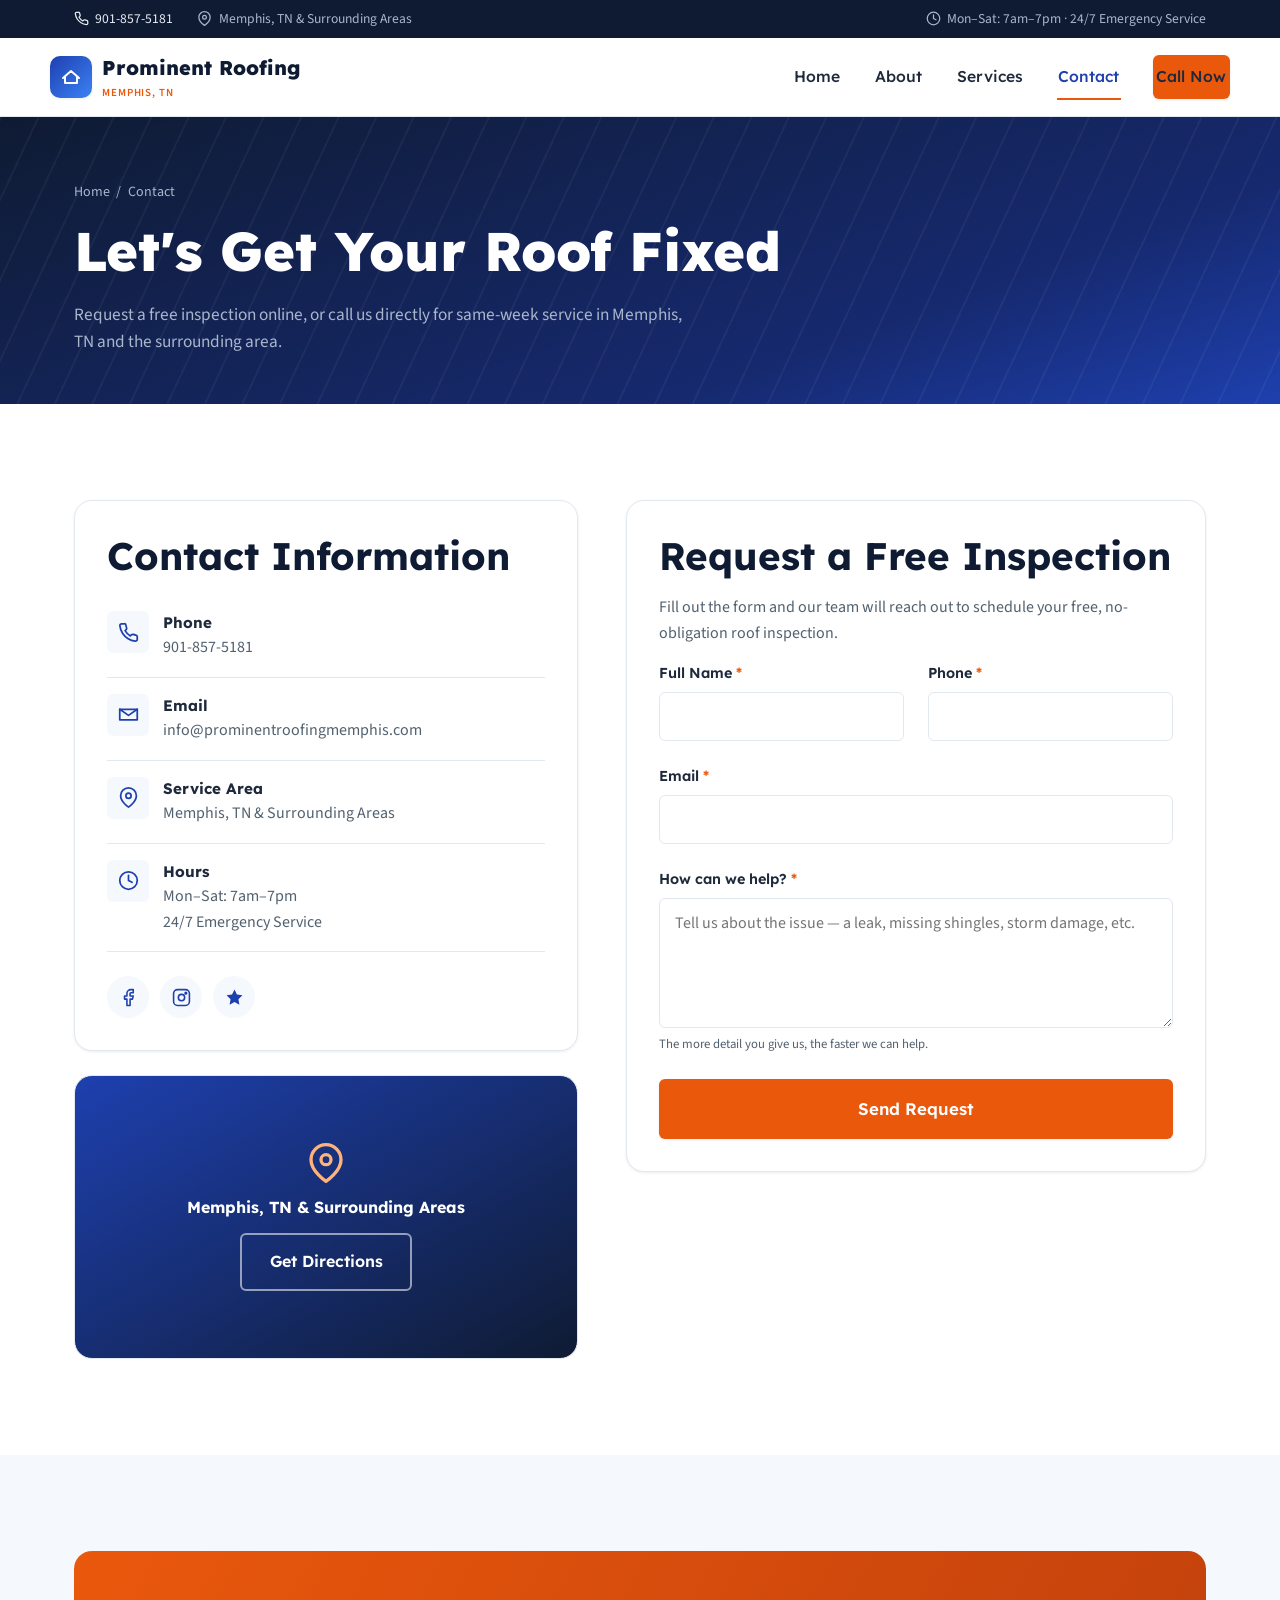
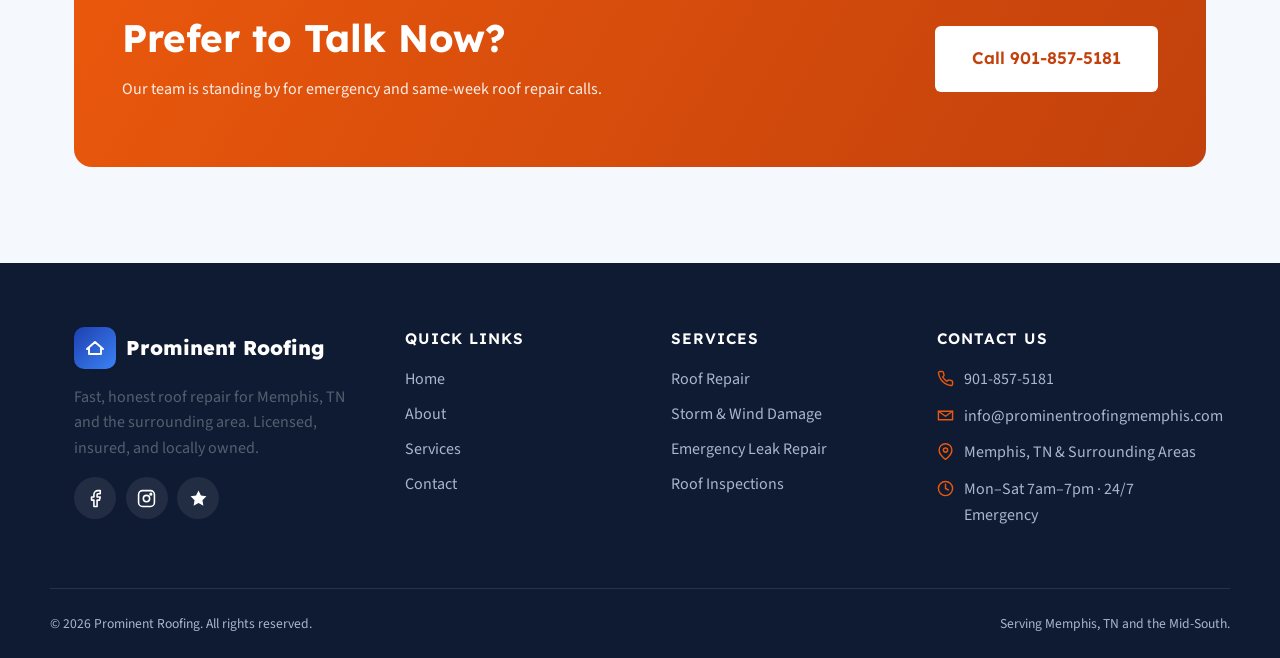
<file: prominent-roofing/contact.html>
<!doctype html>
<html lang="en">
<head>
<meta charset="UTF-8">
<meta name="viewport" content="width=device-width, initial-scale=1">
<title>Contact Prominent Roofing | Free Roof Inspection Memphis TN</title>
<meta name="description" content="Request a free roof inspection or emergency roof repair in Memphis, TN. Call 901-857-5181 or send us a message — we respond fast.">
<meta name="keywords" content="contact roofer Memphis, free roof inspection Memphis TN, emergency roof repair Memphis">
<link rel="canonical" href="/contact.html">
<link rel="icon" href="data:image/svg+xml,%3Csvg xmlns='http://www.w3.org/2000/svg' viewBox='0 0 24 24'%3E%3Crect width='24' height='24' rx='5' fill='%231E40AF'/%3E%3Cpath d='M4 13 12 6l8 7M6 12v6h12v-6' fill='none' stroke='white' stroke-width='2' stroke-linecap='round' stroke-linejoin='round'/%3E%3C/svg%3E">
<link rel="stylesheet" href="css/styles.css">
</head>
<body class="has-mobile-bar">
<a class="skip-link" href="#main">Skip to main content</a>

<div class="topbar">
  <div class="container">
    <div class="topbar-left">
      <a class="topbar-item" href="tel:19018575181">
        <svg viewBox="0 0 24 24" fill="none" stroke="currentColor" stroke-width="2" stroke-linecap="round" stroke-linejoin="round"><path d="M22 16.92v3a2 2 0 0 1-2.18 2 19.79 19.79 0 0 1-8.63-3.07 19.5 19.5 0 0 1-6-6 19.79 19.79 0 0 1-3.07-8.67A2 2 0 0 1 4.11 2h3a2 2 0 0 1 2 1.72c.127.96.361 1.903.7 2.81a2 2 0 0 1-.45 2.11L8.09 9.91a16 16 0 0 0 6 6l1.27-1.27a2 2 0 0 1 2.11-.45c.907.339 1.85.573 2.81.7A2 2 0 0 1 22 16.92z"/></svg>
        901-857-5181
      </a>
      <span class="topbar-item">
        <svg viewBox="0 0 24 24" fill="none" stroke="currentColor" stroke-width="2" stroke-linecap="round" stroke-linejoin="round"><path d="M21 10c0 7-9 13-9 13s-9-6-9-13a9 9 0 0 1 18 0z"/><circle cx="12" cy="10" r="3"/></svg>
        Memphis, TN &amp; Surrounding Areas
      </span>
    </div>
    <span class="topbar-item">
      <svg viewBox="0 0 24 24" fill="none" stroke="currentColor" stroke-width="2" stroke-linecap="round" stroke-linejoin="round"><circle cx="12" cy="12" r="10"/><polyline points="12 6 12 12 16 14"/></svg>
      Mon–Sat: 7am–7pm · 24/7 Emergency Service
    </span>
  </div>
</div>

<header class="site-header">
  <nav class="container nav-wrap" aria-label="Main navigation">
    <a href="index.html" class="logo">
      <span class="logo-mark"><svg viewBox="0 0 24 24" fill="none" stroke="white" stroke-width="2" stroke-linecap="round" stroke-linejoin="round"><path d="M4 13 12 6l8 7M6 12v6h12v-6"/></svg></span>
      <span class="logo-text">Prominent Roofing<span class="tag">Memphis, TN</span></span>
    </a>
    <button class="nav-toggle" aria-label="Toggle navigation menu" aria-expanded="false">
      <svg viewBox="0 0 24 24" fill="none" stroke="currentColor" stroke-width="2" stroke-linecap="round" stroke-linejoin="round"><line x1="3" y1="12" x2="21" y2="12"/><line x1="3" y1="6" x2="21" y2="6"/><line x1="3" y1="18" x2="21" y2="18"/></svg>
    </button>
    <div class="nav-links">
      <a href="index.html">Home</a>
      <a href="about.html">About</a>
      <a href="services.html">Services</a>
      <a href="contact.html" aria-current="page">Contact</a>
      <a href="tel:19018575181" class="btn btn-accent">Call Now</a>
    </div>
  </nav>
</header>

<main id="main">

<section class="page-hero">
  <div class="container">
    <div class="breadcrumb"><a href="index.html">Home</a> / <span>Contact</span></div>
    <h1>Let's Get Your Roof Fixed</h1>
    <p class="lead">Request a free inspection online, or call us directly for same-week service in Memphis, TN and the surrounding area.</p>
  </div>
</section>

<section>
  <div class="container contact-grid">

    <div>
      <div class="contact-card">
        <h2 class="mt-0">Contact Information</h2>
        <div class="info-row">
          <span class="icon-badge"><svg viewBox="0 0 24 24" fill="none" stroke="currentColor" stroke-width="2" stroke-linecap="round" stroke-linejoin="round"><path d="M22 16.92v3a2 2 0 0 1-2.18 2 19.79 19.79 0 0 1-8.63-3.07 19.5 19.5 0 0 1-6-6 19.79 19.79 0 0 1-3.07-8.67A2 2 0 0 1 4.11 2h3a2 2 0 0 1 2 1.72c.127.96.361 1.903.7 2.81a2 2 0 0 1-.45 2.11L8.09 9.91a16 16 0 0 0 6 6l1.27-1.27a2 2 0 0 1 2.11-.45c.907.339 1.85.573 2.81.7A2 2 0 0 1 22 16.92z"/></svg></span>
          <div><strong>Phone</strong><a href="tel:19018575181">901-857-5181</a></div>
        </div>
        <div class="info-row">
          <span class="icon-badge"><svg viewBox="0 0 24 24" fill="none" stroke="currentColor" stroke-width="2" stroke-linecap="round" stroke-linejoin="round"><path d="M4 4h16v16H4z" opacity="0"/><path d="M22 6 12 13 2 6"/><path d="M2 6h20v12H2z"/></svg></span>
          <div><strong>Email</strong><a href="mailto:info@prominentroofingmemphis.com">info@prominentroofingmemphis.com</a></div>
        </div>
        <div class="info-row">
          <span class="icon-badge"><svg viewBox="0 0 24 24" fill="none" stroke="currentColor" stroke-width="2" stroke-linecap="round" stroke-linejoin="round"><path d="M21 10c0 7-9 13-9 13s-9-6-9-13a9 9 0 0 1 18 0z"/><circle cx="12" cy="10" r="3"/></svg></span>
          <div><strong>Service Area</strong><span class="value">Memphis, TN &amp; Surrounding Areas</span></div>
        </div>
        <div class="info-row">
          <span class="icon-badge"><svg viewBox="0 0 24 24" fill="none" stroke="currentColor" stroke-width="2" stroke-linecap="round" stroke-linejoin="round"><circle cx="12" cy="12" r="10"/><polyline points="12 6 12 12 16 14"/></svg></span>
          <div><strong>Hours</strong><span class="value">Mon–Sat: 7am–7pm<br>24/7 Emergency Service</span></div>
        </div>
        <div class="social-row">
          <a class="social-btn" href="https://facebook.com" target="_blank" rel="noopener" aria-label="Prominent Roofing on Facebook"><svg viewBox="0 0 24 24" fill="none" stroke="currentColor" stroke-width="2" stroke-linecap="round" stroke-linejoin="round"><path d="M18 2h-3a5 5 0 0 0-5 5v3H7v4h3v8h4v-8h3l1-4h-4V7a1 1 0 0 1 1-1h3z"/></svg></a>
          <a class="social-btn" href="https://instagram.com" target="_blank" rel="noopener" aria-label="Prominent Roofing on Instagram"><svg viewBox="0 0 24 24" fill="none" stroke="currentColor" stroke-width="2" stroke-linecap="round" stroke-linejoin="round"><rect x="2" y="2" width="20" height="20" rx="5"/><circle cx="12" cy="12" r="4"/><circle cx="17.5" cy="6.5" r="1"/></svg></a>
          <a class="social-btn" href="https://google.com" target="_blank" rel="noopener" aria-label="Prominent Roofing reviews on Google"><svg viewBox="0 0 24 24" fill="currentColor"><path d="M12 2l3.09 6.26L22 9.27l-5 4.87 1.18 6.88L12 17.77l-6.18 3.25L7 14.14 2 9.27l6.91-1.01L12 2z"/></svg></a>
        </div>
      </div>

      <div style="height:1.5rem"></div>

      <div class="map-frame" role="img" aria-label="Map showing Prominent Roofing's Memphis, TN service area" style="background:linear-gradient(150deg, var(--color-primary), var(--color-bg-navy)); display:flex; align-items:center; justify-content:center; flex-direction:column; gap:0.75rem; color:#fff; text-align:center; padding: var(--space-3);">
        <svg viewBox="0 0 24 24" fill="none" stroke="#FFB27A" stroke-width="2" stroke-linecap="round" stroke-linejoin="round" style="width:40px;height:40px;"><path d="M21 10c0 7-9 13-9 13s-9-6-9-13a9 9 0 0 1 18 0z"/><circle cx="12" cy="10" r="3"/></svg>
        <div style="font-family:var(--font-heading); font-weight:700;">Memphis, TN &amp; Surrounding Areas</div>
        <a href="https://www.google.com/maps/search/?api=1&query=Memphis%2C%20TN" target="_blank" rel="noopener" class="btn btn-outline">Get Directions</a>
      </div>
    </div>

    <div class="contact-card">
      <h2 class="mt-0">Request a Free Inspection</h2>
      <p>Fill out the form and our team will reach out to schedule your free, no-obligation roof inspection.</p>

      <div id="form-status" class="form-status" role="alert" aria-live="polite"></div>

      <form id="contact-form" novalidate>
        <div class="form-grid cols-2">
          <div class="field">
            <label for="name">Full Name <span class="req">*</span></label>
            <input type="text" id="name" name="name" autocomplete="name" required minlength="2">
            <span class="field-error" role="alert"></span>
          </div>
          <div class="field">
            <label for="phone">Phone <span class="req">*</span></label>
            <input type="tel" id="phone" name="phone" autocomplete="tel" required>
            <span class="field-error" role="alert"></span>
          </div>
        </div>
        <div class="form-grid" style="margin-top:1.5rem;">
          <div class="field">
            <label for="email">Email <span class="req">*</span></label>
            <input type="email" id="email" name="email" autocomplete="email" required>
            <span class="field-error" role="alert"></span>
          </div>
          <div class="field">
            <label for="message">How can we help? <span class="req">*</span></label>
            <textarea id="message" name="message" required minlength="10" placeholder="Tell us about the issue — a leak, missing shingles, storm damage, etc."></textarea>
            <span class="field-error" role="alert"></span>
            <span class="field-hint">The more detail you give us, the faster we can help.</span>
          </div>
        </div>
        <div style="margin-top:1.5rem;">
          <button type="submit" class="btn btn-accent btn-lg btn-block">Send Request</button>
        </div>
      </form>
    </div>

  </div>
</section>

<section class="section-alt">
  <div class="container">
    <div class="cta-band">
      <div>
        <h2>Prefer to Talk Now?</h2>
        <p>Our team is standing by for emergency and same-week roof repair calls.</p>
      </div>
      <div class="cta-band-actions">
        <a href="tel:19018575181" class="btn btn-primary btn-lg">Call 901-857-5181</a>
      </div>
    </div>
  </div>
</section>

</main>

<footer class="site-footer">
  <div class="container footer-grid">
    <div class="footer-brand">
      <a href="index.html" class="logo">
        <span class="logo-mark"><svg viewBox="0 0 24 24" fill="none" stroke="white" stroke-width="2" stroke-linecap="round" stroke-linejoin="round"><path d="M4 13 12 6l8 7M6 12v6h12v-6"/></svg></span>
        <span class="logo-text">Prominent Roofing</span>
      </a>
      <p>Fast, honest roof repair for Memphis, TN and the surrounding area. Licensed, insured, and locally owned.</p>
      <div class="footer-social">
        <a class="social-btn" href="https://facebook.com" target="_blank" rel="noopener" aria-label="Prominent Roofing on Facebook"><svg viewBox="0 0 24 24" fill="none" stroke="currentColor" stroke-width="2" stroke-linecap="round" stroke-linejoin="round"><path d="M18 2h-3a5 5 0 0 0-5 5v3H7v4h3v8h4v-8h3l1-4h-4V7a1 1 0 0 1 1-1h3z"/></svg></a>
        <a class="social-btn" href="https://instagram.com" target="_blank" rel="noopener" aria-label="Prominent Roofing on Instagram"><svg viewBox="0 0 24 24" fill="none" stroke="currentColor" stroke-width="2" stroke-linecap="round" stroke-linejoin="round"><rect x="2" y="2" width="20" height="20" rx="5"/><circle cx="12" cy="12" r="4"/><circle cx="17.5" cy="6.5" r="1"/></svg></a>
        <a class="social-btn" href="https://google.com" target="_blank" rel="noopener" aria-label="Prominent Roofing reviews on Google"><svg viewBox="0 0 24 24" fill="currentColor"><path d="M12 2l3.09 6.26L22 9.27l-5 4.87 1.18 6.88L12 17.77l-6.18 3.25L7 14.14 2 9.27l6.91-1.01L12 2z"/></svg></a>
      </div>
    </div>
    <div>
      <div class="footer-heading">Quick Links</div>
      <div class="footer-links">
        <a href="index.html">Home</a>
        <a href="about.html">About</a>
        <a href="services.html">Services</a>
        <a href="contact.html">Contact</a>
      </div>
    </div>
    <div>
      <div class="footer-heading">Services</div>
      <div class="footer-links">
        <a href="services.html">Roof Repair</a>
        <a href="services.html">Storm &amp; Wind Damage</a>
        <a href="services.html">Emergency Leak Repair</a>
        <a href="services.html">Roof Inspections</a>
      </div>
    </div>
    <div>
      <div class="footer-heading">Contact Us</div>
      <ul class="footer-contact">
        <li><svg viewBox="0 0 24 24" fill="none" stroke="currentColor" stroke-width="2" stroke-linecap="round" stroke-linejoin="round"><path d="M22 16.92v3a2 2 0 0 1-2.18 2 19.79 19.79 0 0 1-8.63-3.07 19.5 19.5 0 0 1-6-6 19.79 19.79 0 0 1-3.07-8.67A2 2 0 0 1 4.11 2h3a2 2 0 0 1 2 1.72c.127.96.361 1.903.7 2.81a2 2 0 0 1-.45 2.11L8.09 9.91a16 16 0 0 0 6 6l1.27-1.27a2 2 0 0 1 2.11-.45c.907.339 1.85.573 2.81.7A2 2 0 0 1 22 16.92z"/></svg><a href="tel:19018575181">901-857-5181</a></li>
        <li><svg viewBox="0 0 24 24" fill="none" stroke="currentColor" stroke-width="2" stroke-linecap="round" stroke-linejoin="round"><path d="M4 4h16v16H4z" opacity="0"/><path d="M22 6 12 13 2 6"/><path d="M2 6h20v12H2z"/></svg><a href="mailto:info@prominentroofingmemphis.com">info@prominentroofingmemphis.com</a></li>
        <li><svg viewBox="0 0 24 24" fill="none" stroke="currentColor" stroke-width="2" stroke-linecap="round" stroke-linejoin="round"><path d="M21 10c0 7-9 13-9 13s-9-6-9-13a9 9 0 0 1 18 0z"/><circle cx="12" cy="10" r="3"/></svg><span>Memphis, TN &amp; Surrounding Areas</span></li>
        <li><svg viewBox="0 0 24 24" fill="none" stroke="currentColor" stroke-width="2" stroke-linecap="round" stroke-linejoin="round"><circle cx="12" cy="12" r="10"/><polyline points="12 6 12 12 16 14"/></svg><span>Mon–Sat 7am–7pm · 24/7 Emergency</span></li>
      </ul>
    </div>
  </div>
  <div class="container footer-bottom">
    <span>© <span data-year>2026</span> Prominent Roofing. All rights reserved.</span>
    <span>Serving Memphis, TN and the Mid-South.</span>
  </div>
</footer>

<div class="mobile-call-bar">
  <a href="tel:19018575181">
    <svg viewBox="0 0 24 24" fill="none" stroke="currentColor" stroke-width="2" stroke-linecap="round" stroke-linejoin="round"><path d="M22 16.92v3a2 2 0 0 1-2.18 2 19.79 19.79 0 0 1-8.63-3.07 19.5 19.5 0 0 1-6-6 19.79 19.79 0 0 1-3.07-8.67A2 2 0 0 1 4.11 2h3a2 2 0 0 1 2 1.72c.127.96.361 1.903.7 2.81a2 2 0 0 1-.45 2.11L8.09 9.91a16 16 0 0 0 6 6l1.27-1.27a2 2 0 0 1 2.11-.45c.907.339 1.85.573 2.81.7A2 2 0 0 1 22 16.92z"/></svg>
    Call Now
  </a>
  <a href="contact.html">
    <svg viewBox="0 0 24 24" fill="none" stroke="currentColor" stroke-width="2" stroke-linecap="round" stroke-linejoin="round"><path d="M4 4h16v16H4z" opacity="0"/><path d="M22 6 12 13 2 6"/><path d="M2 6h20v12H2z"/></svg>
    Free Inspection
  </a>
</div>

<script src="js/main.js"></script>
</body>
</html>
</file>
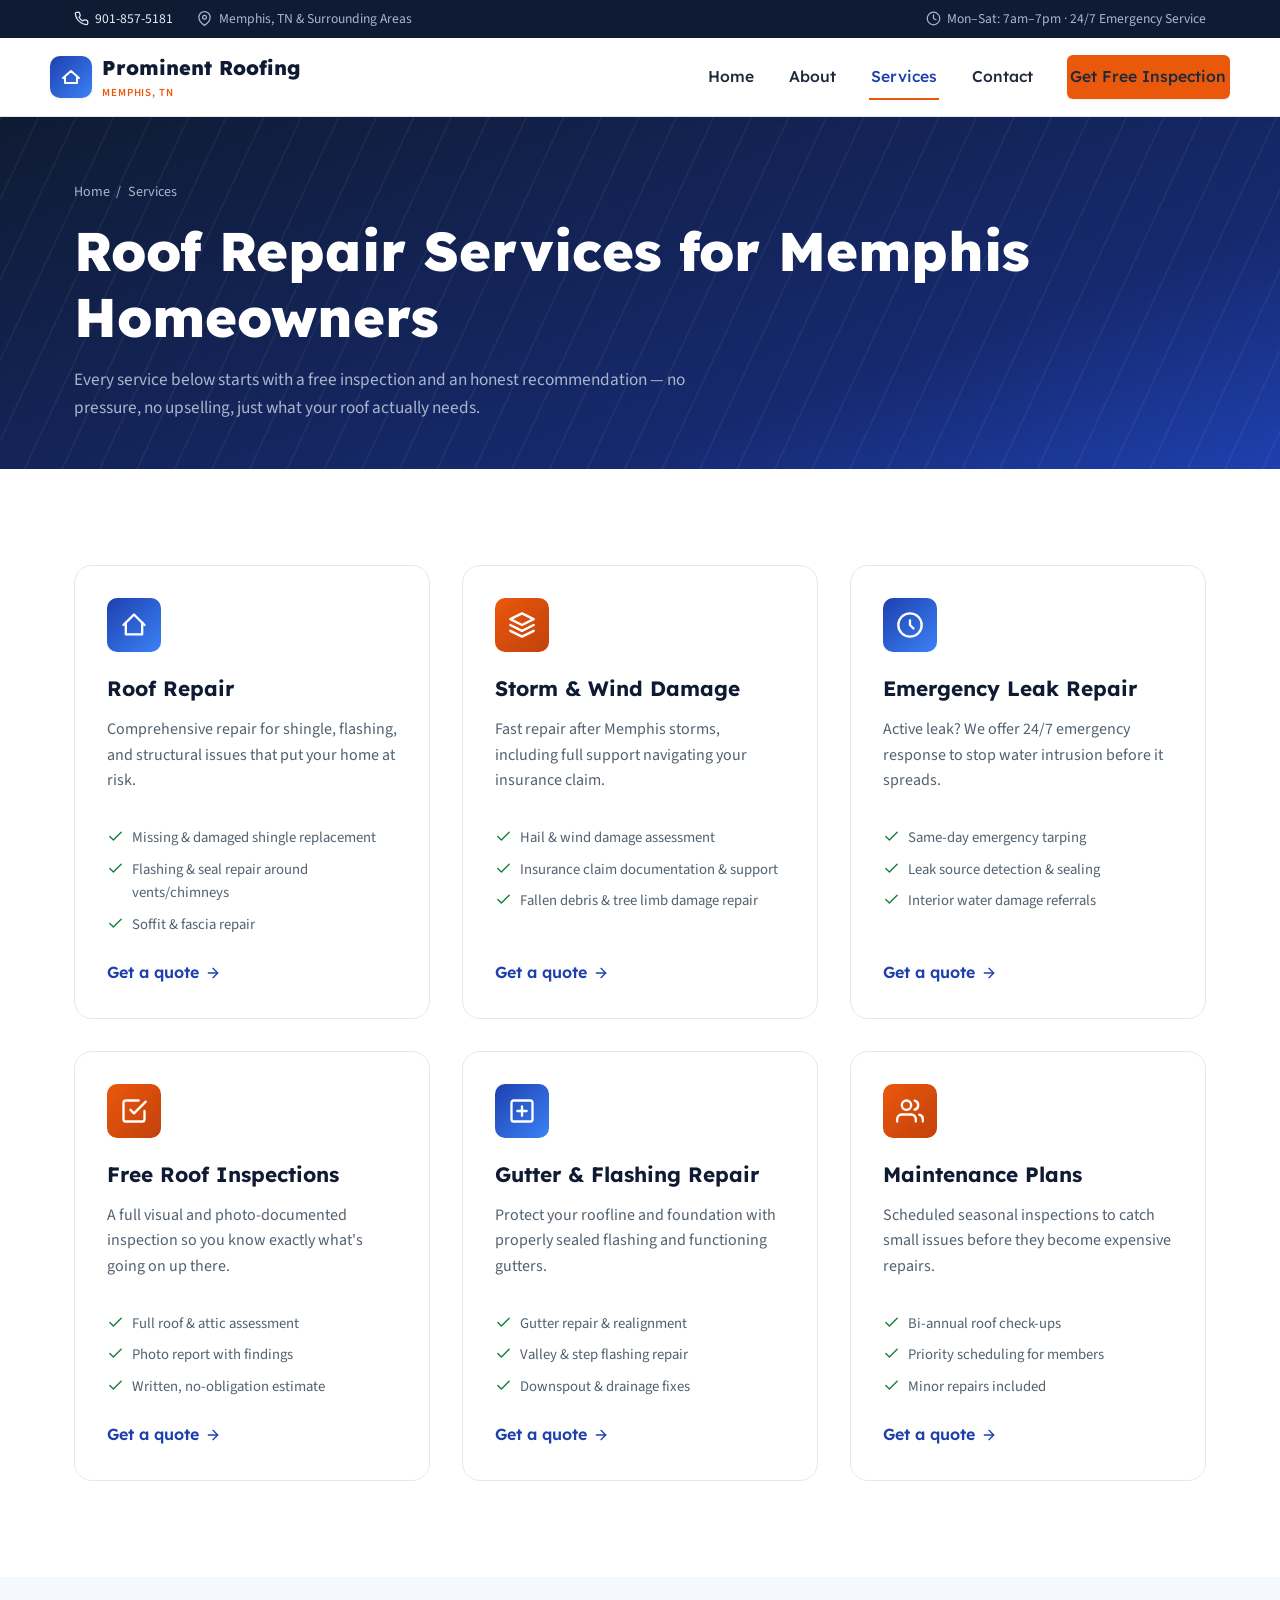
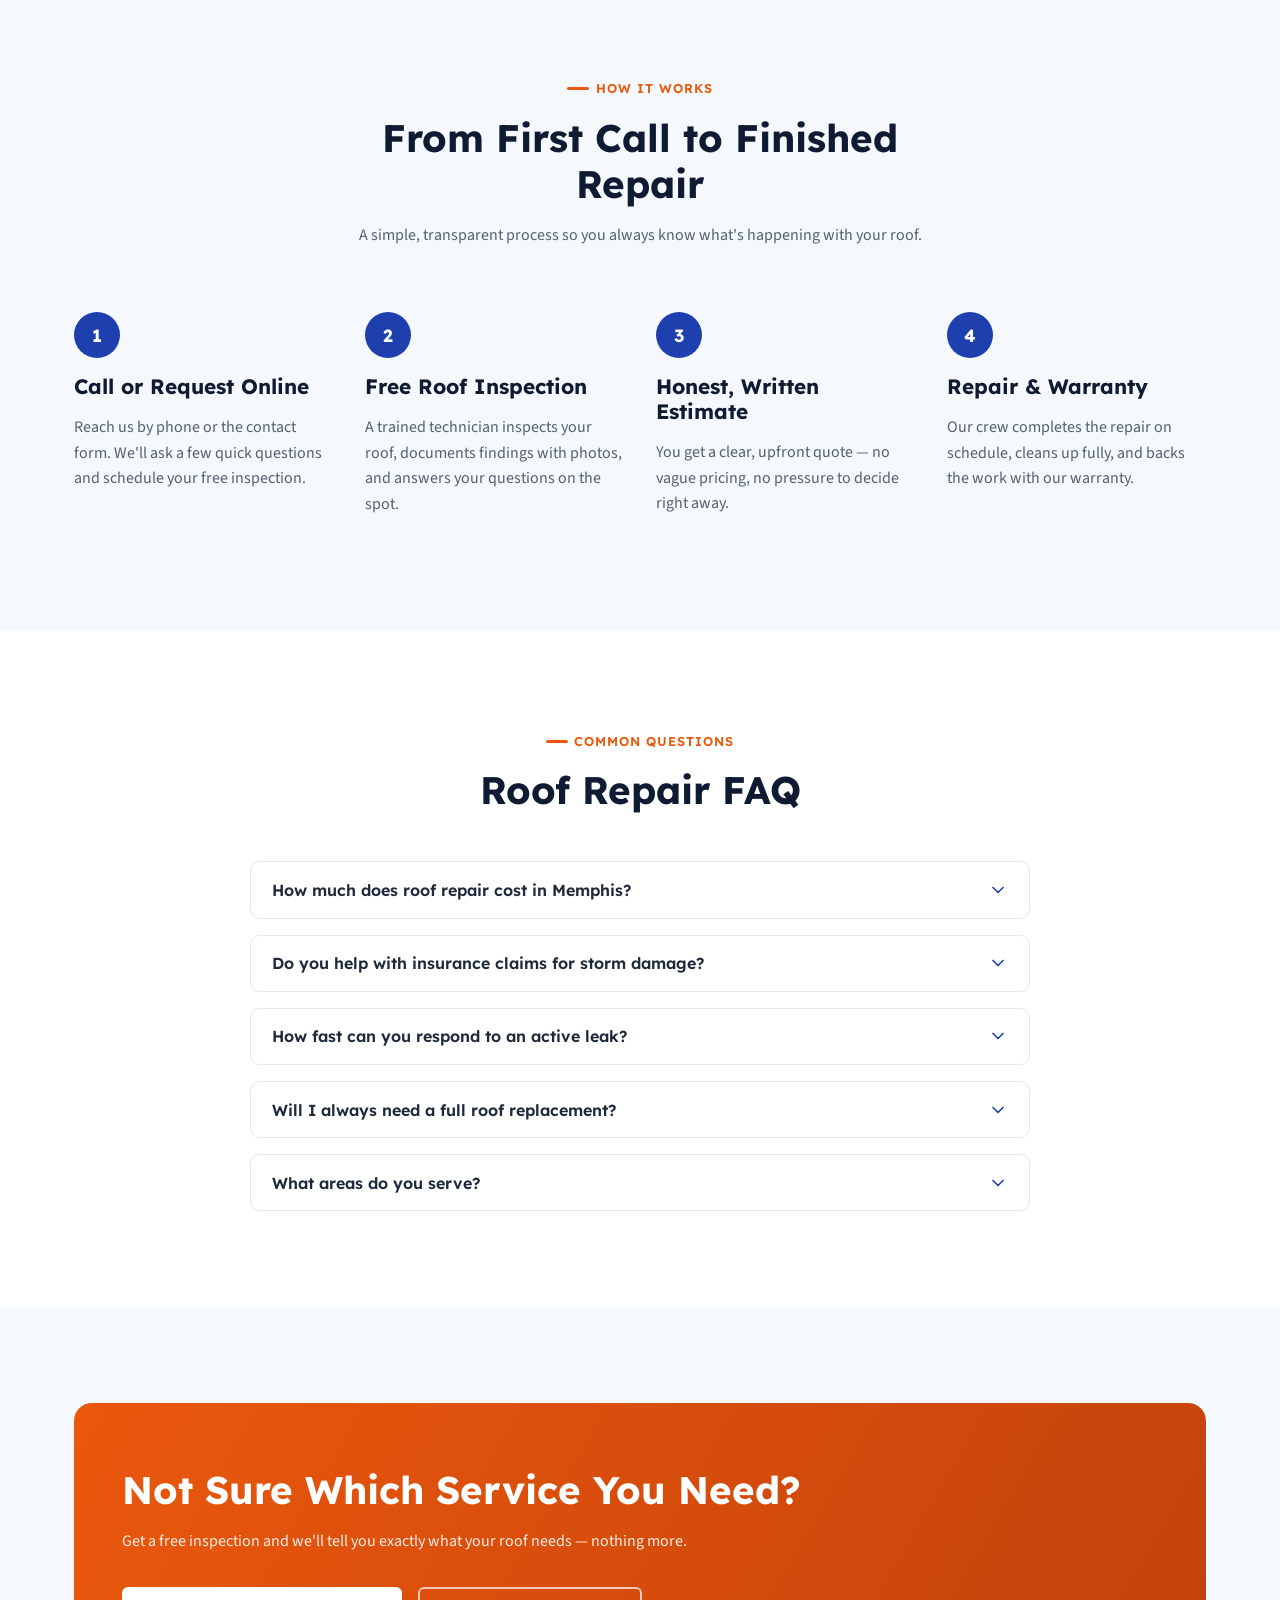
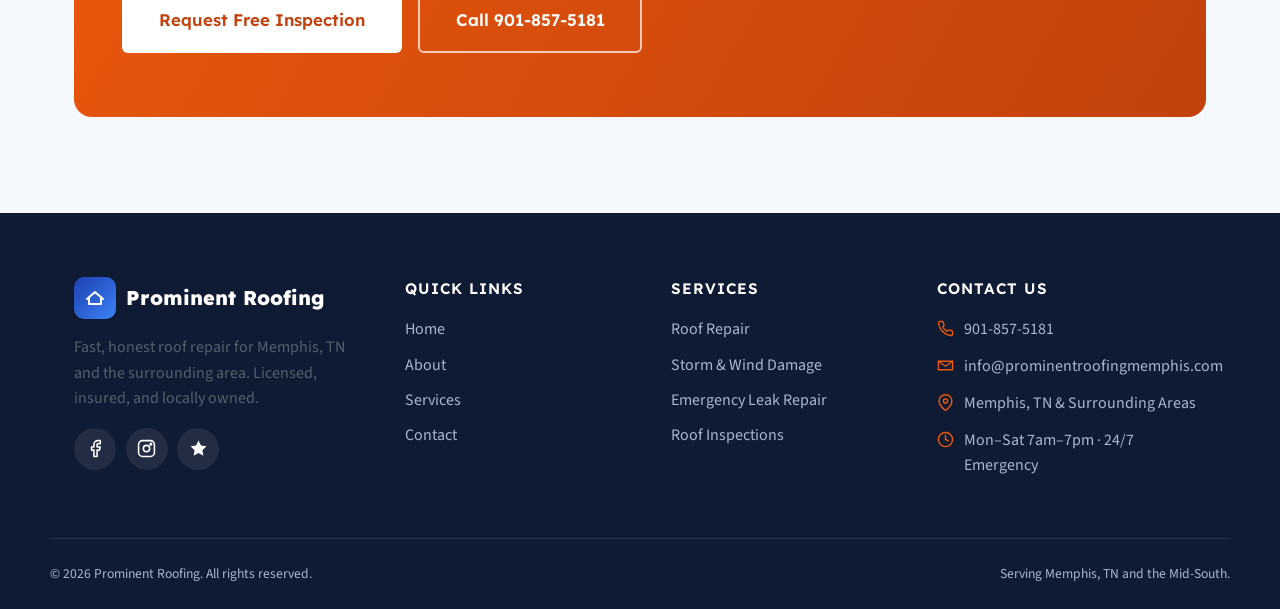
<file: prominent-roofing/services.html>
<!doctype html>
<html lang="en">
<head>
<meta charset="UTF-8">
<meta name="viewport" content="width=device-width, initial-scale=1">
<title>Roofing Services | Roof Repair Memphis TN | Prominent Roofing</title>
<meta name="description" content="Roof repair, storm & wind damage repair, emergency leak repair, and roof inspections in Memphis, TN. See how our process works and get a free estimate.">
<meta name="keywords" content="roof repair Memphis TN, emergency roof repair Memphis, roofing contractor Memphis">
<link rel="canonical" href="/services.html">
<link rel="icon" href="data:image/svg+xml,%3Csvg xmlns='http://www.w3.org/2000/svg' viewBox='0 0 24 24'%3E%3Crect width='24' height='24' rx='5' fill='%231E40AF'/%3E%3Cpath d='M4 13 12 6l8 7M6 12v6h12v-6' fill='none' stroke='white' stroke-width='2' stroke-linecap='round' stroke-linejoin='round'/%3E%3C/svg%3E">
<link rel="stylesheet" href="css/styles.css">
</head>
<body class="has-mobile-bar">
<a class="skip-link" href="#main">Skip to main content</a>

<div class="topbar">
  <div class="container">
    <div class="topbar-left">
      <a class="topbar-item" href="tel:19018575181">
        <svg viewBox="0 0 24 24" fill="none" stroke="currentColor" stroke-width="2" stroke-linecap="round" stroke-linejoin="round"><path d="M22 16.92v3a2 2 0 0 1-2.18 2 19.79 19.79 0 0 1-8.63-3.07 19.5 19.5 0 0 1-6-6 19.79 19.79 0 0 1-3.07-8.67A2 2 0 0 1 4.11 2h3a2 2 0 0 1 2 1.72c.127.96.361 1.903.7 2.81a2 2 0 0 1-.45 2.11L8.09 9.91a16 16 0 0 0 6 6l1.27-1.27a2 2 0 0 1 2.11-.45c.907.339 1.85.573 2.81.7A2 2 0 0 1 22 16.92z"/></svg>
        901-857-5181
      </a>
      <span class="topbar-item">
        <svg viewBox="0 0 24 24" fill="none" stroke="currentColor" stroke-width="2" stroke-linecap="round" stroke-linejoin="round"><path d="M21 10c0 7-9 13-9 13s-9-6-9-13a9 9 0 0 1 18 0z"/><circle cx="12" cy="10" r="3"/></svg>
        Memphis, TN &amp; Surrounding Areas
      </span>
    </div>
    <span class="topbar-item">
      <svg viewBox="0 0 24 24" fill="none" stroke="currentColor" stroke-width="2" stroke-linecap="round" stroke-linejoin="round"><circle cx="12" cy="12" r="10"/><polyline points="12 6 12 12 16 14"/></svg>
      Mon–Sat: 7am–7pm · 24/7 Emergency Service
    </span>
  </div>
</div>

<header class="site-header">
  <nav class="container nav-wrap" aria-label="Main navigation">
    <a href="index.html" class="logo">
      <span class="logo-mark"><svg viewBox="0 0 24 24" fill="none" stroke="white" stroke-width="2" stroke-linecap="round" stroke-linejoin="round"><path d="M4 13 12 6l8 7M6 12v6h12v-6"/></svg></span>
      <span class="logo-text">Prominent Roofing<span class="tag">Memphis, TN</span></span>
    </a>
    <button class="nav-toggle" aria-label="Toggle navigation menu" aria-expanded="false">
      <svg viewBox="0 0 24 24" fill="none" stroke="currentColor" stroke-width="2" stroke-linecap="round" stroke-linejoin="round"><line x1="3" y1="12" x2="21" y2="12"/><line x1="3" y1="6" x2="21" y2="6"/><line x1="3" y1="18" x2="21" y2="18"/></svg>
    </button>
    <div class="nav-links">
      <a href="index.html">Home</a>
      <a href="about.html">About</a>
      <a href="services.html" aria-current="page">Services</a>
      <a href="contact.html">Contact</a>
      <a href="contact.html" class="btn btn-accent">Get Free Inspection</a>
    </div>
  </nav>
</header>

<main id="main">

<section class="page-hero">
  <div class="container">
    <div class="breadcrumb"><a href="index.html">Home</a> / <span>Services</span></div>
    <h1>Roof Repair Services for Memphis Homeowners</h1>
    <p class="lead">Every service below starts with a free inspection and an honest recommendation — no pressure, no upselling, just what your roof actually needs.</p>
  </div>
</section>

<section>
  <div class="container">
    <div class="grid grid-3">

      <div class="service-card">
        <div class="card-icon"><svg viewBox="0 0 24 24" fill="none" stroke="white" stroke-width="2" stroke-linecap="round" stroke-linejoin="round"><path d="M3 12 12 3l9 9"/><path d="M5 10v10h14V10"/></svg></div>
        <h3>Roof Repair</h3>
        <p>Comprehensive repair for shingle, flashing, and structural issues that put your home at risk.</p>
        <ul>
          <li><svg viewBox="0 0 24 24" fill="none" stroke="currentColor" stroke-width="2" stroke-linecap="round" stroke-linejoin="round"><polyline points="20 6 9 17 4 12"/></svg>Missing &amp; damaged shingle replacement</li>
          <li><svg viewBox="0 0 24 24" fill="none" stroke="currentColor" stroke-width="2" stroke-linecap="round" stroke-linejoin="round"><polyline points="20 6 9 17 4 12"/></svg>Flashing &amp; seal repair around vents/chimneys</li>
          <li><svg viewBox="0 0 24 24" fill="none" stroke="currentColor" stroke-width="2" stroke-linecap="round" stroke-linejoin="round"><polyline points="20 6 9 17 4 12"/></svg>Soffit &amp; fascia repair</li>
        </ul>
        <a href="contact.html" class="card-link">Get a quote
          <svg viewBox="0 0 24 24" fill="none" stroke="currentColor" stroke-width="2" stroke-linecap="round" stroke-linejoin="round"><line x1="5" y1="12" x2="19" y2="12"/><polyline points="12 5 19 12 12 19"/></svg>
        </a>
      </div>

      <div class="service-card">
        <div class="card-icon accent"><svg viewBox="0 0 24 24" fill="none" stroke="white" stroke-width="2" stroke-linecap="round" stroke-linejoin="round"><path d="M12 2 2 7l10 5 10-5-10-5z"/><path d="M2 17l10 5 10-5M2 12l10 5 10-5"/></svg></div>
        <h3>Storm &amp; Wind Damage</h3>
        <p>Fast repair after Memphis storms, including full support navigating your insurance claim.</p>
        <ul>
          <li><svg viewBox="0 0 24 24" fill="none" stroke="currentColor" stroke-width="2" stroke-linecap="round" stroke-linejoin="round"><polyline points="20 6 9 17 4 12"/></svg>Hail &amp; wind damage assessment</li>
          <li><svg viewBox="0 0 24 24" fill="none" stroke="currentColor" stroke-width="2" stroke-linecap="round" stroke-linejoin="round"><polyline points="20 6 9 17 4 12"/></svg>Insurance claim documentation &amp; support</li>
          <li><svg viewBox="0 0 24 24" fill="none" stroke="currentColor" stroke-width="2" stroke-linecap="round" stroke-linejoin="round"><polyline points="20 6 9 17 4 12"/></svg>Fallen debris &amp; tree limb damage repair</li>
        </ul>
        <a href="contact.html" class="card-link">Get a quote
          <svg viewBox="0 0 24 24" fill="none" stroke="currentColor" stroke-width="2" stroke-linecap="round" stroke-linejoin="round"><line x1="5" y1="12" x2="19" y2="12"/><polyline points="12 5 19 12 12 19"/></svg>
        </a>
      </div>

      <div class="service-card">
        <div class="card-icon"><svg viewBox="0 0 24 24" fill="none" stroke="white" stroke-width="2" stroke-linecap="round" stroke-linejoin="round"><circle cx="12" cy="12" r="10"/><path d="M12 8v4l3 3"/></svg></div>
        <h3>Emergency Leak Repair</h3>
        <p>Active leak? We offer 24/7 emergency response to stop water intrusion before it spreads.</p>
        <ul>
          <li><svg viewBox="0 0 24 24" fill="none" stroke="currentColor" stroke-width="2" stroke-linecap="round" stroke-linejoin="round"><polyline points="20 6 9 17 4 12"/></svg>Same-day emergency tarping</li>
          <li><svg viewBox="0 0 24 24" fill="none" stroke="currentColor" stroke-width="2" stroke-linecap="round" stroke-linejoin="round"><polyline points="20 6 9 17 4 12"/></svg>Leak source detection &amp; sealing</li>
          <li><svg viewBox="0 0 24 24" fill="none" stroke="currentColor" stroke-width="2" stroke-linecap="round" stroke-linejoin="round"><polyline points="20 6 9 17 4 12"/></svg>Interior water damage referrals</li>
        </ul>
        <a href="contact.html" class="card-link">Get a quote
          <svg viewBox="0 0 24 24" fill="none" stroke="currentColor" stroke-width="2" stroke-linecap="round" stroke-linejoin="round"><line x1="5" y1="12" x2="19" y2="12"/><polyline points="12 5 19 12 12 19"/></svg>
        </a>
      </div>

      <div class="service-card">
        <div class="card-icon accent"><svg viewBox="0 0 24 24" fill="none" stroke="white" stroke-width="2" stroke-linecap="round" stroke-linejoin="round"><path d="M9 11l3 3L22 4"/><path d="M21 12v7a2 2 0 0 1-2 2H5a2 2 0 0 1-2-2V5a2 2 0 0 1 2-2h11"/></svg></div>
        <h3>Free Roof Inspections</h3>
        <p>A full visual and photo-documented inspection so you know exactly what's going on up there.</p>
        <ul>
          <li><svg viewBox="0 0 24 24" fill="none" stroke="currentColor" stroke-width="2" stroke-linecap="round" stroke-linejoin="round"><polyline points="20 6 9 17 4 12"/></svg>Full roof &amp; attic assessment</li>
          <li><svg viewBox="0 0 24 24" fill="none" stroke="currentColor" stroke-width="2" stroke-linecap="round" stroke-linejoin="round"><polyline points="20 6 9 17 4 12"/></svg>Photo report with findings</li>
          <li><svg viewBox="0 0 24 24" fill="none" stroke="currentColor" stroke-width="2" stroke-linecap="round" stroke-linejoin="round"><polyline points="20 6 9 17 4 12"/></svg>Written, no-obligation estimate</li>
        </ul>
        <a href="contact.html" class="card-link">Get a quote
          <svg viewBox="0 0 24 24" fill="none" stroke="currentColor" stroke-width="2" stroke-linecap="round" stroke-linejoin="round"><line x1="5" y1="12" x2="19" y2="12"/><polyline points="12 5 19 12 12 19"/></svg>
        </a>
      </div>

      <div class="service-card">
        <div class="card-icon"><svg viewBox="0 0 24 24" fill="none" stroke="white" stroke-width="2" stroke-linecap="round" stroke-linejoin="round"><rect x="3" y="3" width="18" height="18" rx="2"/><path d="M8 12h8M12 8v8"/></svg></div>
        <h3>Gutter &amp; Flashing Repair</h3>
        <p>Protect your roofline and foundation with properly sealed flashing and functioning gutters.</p>
        <ul>
          <li><svg viewBox="0 0 24 24" fill="none" stroke="currentColor" stroke-width="2" stroke-linecap="round" stroke-linejoin="round"><polyline points="20 6 9 17 4 12"/></svg>Gutter repair &amp; realignment</li>
          <li><svg viewBox="0 0 24 24" fill="none" stroke="currentColor" stroke-width="2" stroke-linecap="round" stroke-linejoin="round"><polyline points="20 6 9 17 4 12"/></svg>Valley &amp; step flashing repair</li>
          <li><svg viewBox="0 0 24 24" fill="none" stroke="currentColor" stroke-width="2" stroke-linecap="round" stroke-linejoin="round"><polyline points="20 6 9 17 4 12"/></svg>Downspout &amp; drainage fixes</li>
        </ul>
        <a href="contact.html" class="card-link">Get a quote
          <svg viewBox="0 0 24 24" fill="none" stroke="currentColor" stroke-width="2" stroke-linecap="round" stroke-linejoin="round"><line x1="5" y1="12" x2="19" y2="12"/><polyline points="12 5 19 12 12 19"/></svg>
        </a>
      </div>

      <div class="service-card">
        <div class="card-icon accent"><svg viewBox="0 0 24 24" fill="none" stroke="white" stroke-width="2" stroke-linecap="round" stroke-linejoin="round"><path d="M17 21v-2a4 4 0 0 0-4-4H5a4 4 0 0 0-4 4v2"/><circle cx="9" cy="7" r="4"/><path d="M23 21v-2a4 4 0 0 0-3-3.87"/><path d="M16 3.13a4 4 0 0 1 0 7.75"/></svg></div>
        <h3>Maintenance Plans</h3>
        <p>Scheduled seasonal inspections to catch small issues before they become expensive repairs.</p>
        <ul>
          <li><svg viewBox="0 0 24 24" fill="none" stroke="currentColor" stroke-width="2" stroke-linecap="round" stroke-linejoin="round"><polyline points="20 6 9 17 4 12"/></svg>Bi-annual roof check-ups</li>
          <li><svg viewBox="0 0 24 24" fill="none" stroke="currentColor" stroke-width="2" stroke-linecap="round" stroke-linejoin="round"><polyline points="20 6 9 17 4 12"/></svg>Priority scheduling for members</li>
          <li><svg viewBox="0 0 24 24" fill="none" stroke="currentColor" stroke-width="2" stroke-linecap="round" stroke-linejoin="round"><polyline points="20 6 9 17 4 12"/></svg>Minor repairs included</li>
        </ul>
        <a href="contact.html" class="card-link">Get a quote
          <svg viewBox="0 0 24 24" fill="none" stroke="currentColor" stroke-width="2" stroke-linecap="round" stroke-linejoin="round"><line x1="5" y1="12" x2="19" y2="12"/><polyline points="12 5 19 12 12 19"/></svg>
        </a>
      </div>

    </div>
  </div>
</section>

<section class="section-alt">
  <div class="container">
    <div class="section-head">
      <span class="eyebrow">How It Works</span>
      <h2>From First Call to Finished Repair</h2>
      <p>A simple, transparent process so you always know what's happening with your roof.</p>
    </div>
    <div class="steps">
      <div class="step">
        <div class="step-num">1</div>
        <h3>Call or Request Online</h3>
        <p>Reach us by phone or the contact form. We'll ask a few quick questions and schedule your free inspection.</p>
      </div>
      <div class="step">
        <div class="step-num">2</div>
        <h3>Free Roof Inspection</h3>
        <p>A trained technician inspects your roof, documents findings with photos, and answers your questions on the spot.</p>
      </div>
      <div class="step">
        <div class="step-num">3</div>
        <h3>Honest, Written Estimate</h3>
        <p>You get a clear, upfront quote — no vague pricing, no pressure to decide right away.</p>
      </div>
      <div class="step">
        <div class="step-num">4</div>
        <h3>Repair &amp; Warranty</h3>
        <p>Our crew completes the repair on schedule, cleans up fully, and backs the work with our warranty.</p>
      </div>
    </div>
  </div>
</section>

<section>
  <div class="container">
    <div class="section-head">
      <span class="eyebrow">Common Questions</span>
      <h2>Roof Repair FAQ</h2>
    </div>
    <div class="faq-list">
      <div class="faq-item" data-open="false">
        <button class="faq-question" aria-expanded="false">
          How much does roof repair cost in Memphis?
          <svg viewBox="0 0 24 24" fill="none" stroke="currentColor" stroke-width="2" stroke-linecap="round" stroke-linejoin="round"><polyline points="6 9 12 15 18 9"/></svg>
        </button>
        <div class="faq-answer"><div class="faq-answer-inner">Cost depends on the size and severity of the damage. That's why we start with a free inspection and give you a written, itemized estimate before any work begins — so there are no surprises.</div></div>
      </div>
      <div class="faq-item" data-open="false">
        <button class="faq-question" aria-expanded="false">
          Do you help with insurance claims for storm damage?
          <svg viewBox="0 0 24 24" fill="none" stroke="currentColor" stroke-width="2" stroke-linecap="round" stroke-linejoin="round"><polyline points="6 9 12 15 18 9"/></svg>
        </button>
        <div class="faq-answer"><div class="faq-answer-inner">Yes. We document all storm and wind damage with detailed photos and can work directly with your insurance adjuster to help support your claim.</div></div>
      </div>
      <div class="faq-item" data-open="false">
        <button class="faq-question" aria-expanded="false">
          How fast can you respond to an active leak?
          <svg viewBox="0 0 24 24" fill="none" stroke="currentColor" stroke-width="2" stroke-linecap="round" stroke-linejoin="round"><polyline points="6 9 12 15 18 9"/></svg>
        </button>
        <div class="faq-answer"><div class="faq-answer-inner">We offer 24/7 emergency service for active leaks, including same-day tarping in most cases to prevent further water damage while a permanent repair is scheduled.</div></div>
      </div>
      <div class="faq-item" data-open="false">
        <button class="faq-question" aria-expanded="false">
          Will I always need a full roof replacement?
          <svg viewBox="0 0 24 24" fill="none" stroke="currentColor" stroke-width="2" stroke-linecap="round" stroke-linejoin="round"><polyline points="6 9 12 15 18 9"/></svg>
        </button>
        <div class="faq-answer"><div class="faq-answer-inner">No — and we'll never tell you that you do unless it's genuinely true. Prominent Roofing specializes in repair, and most issues we see can be fixed without replacing the whole roof.</div></div>
      </div>
      <div class="faq-item" data-open="false">
        <button class="faq-question" aria-expanded="false">
          What areas do you serve?
          <svg viewBox="0 0 24 24" fill="none" stroke="currentColor" stroke-width="2" stroke-linecap="round" stroke-linejoin="round"><polyline points="6 9 12 15 18 9"/></svg>
        </button>
        <div class="faq-answer"><div class="faq-answer-inner">We serve Memphis, TN and the surrounding area, including Bartlett, Germantown, Cordova, Collierville, and Millington.</div></div>
      </div>
    </div>
  </div>
</section>

<section class="section-alt">
  <div class="container">
    <div class="cta-band">
      <div>
        <h2>Not Sure Which Service You Need?</h2>
        <p>Get a free inspection and we'll tell you exactly what your roof needs — nothing more.</p>
      </div>
      <div class="cta-band-actions">
        <a href="contact.html" class="btn btn-primary btn-lg">Request Free Inspection</a>
        <a href="tel:19018575181" class="btn btn-outline btn-lg">Call 901-857-5181</a>
      </div>
    </div>
  </div>
</section>

</main>

<footer class="site-footer">
  <div class="container footer-grid">
    <div class="footer-brand">
      <a href="index.html" class="logo">
        <span class="logo-mark"><svg viewBox="0 0 24 24" fill="none" stroke="white" stroke-width="2" stroke-linecap="round" stroke-linejoin="round"><path d="M4 13 12 6l8 7M6 12v6h12v-6"/></svg></span>
        <span class="logo-text">Prominent Roofing</span>
      </a>
      <p>Fast, honest roof repair for Memphis, TN and the surrounding area. Licensed, insured, and locally owned.</p>
      <div class="footer-social">
        <a class="social-btn" href="https://facebook.com" target="_blank" rel="noopener" aria-label="Prominent Roofing on Facebook"><svg viewBox="0 0 24 24" fill="none" stroke="currentColor" stroke-width="2" stroke-linecap="round" stroke-linejoin="round"><path d="M18 2h-3a5 5 0 0 0-5 5v3H7v4h3v8h4v-8h3l1-4h-4V7a1 1 0 0 1 1-1h3z"/></svg></a>
        <a class="social-btn" href="https://instagram.com" target="_blank" rel="noopener" aria-label="Prominent Roofing on Instagram"><svg viewBox="0 0 24 24" fill="none" stroke="currentColor" stroke-width="2" stroke-linecap="round" stroke-linejoin="round"><rect x="2" y="2" width="20" height="20" rx="5"/><circle cx="12" cy="12" r="4"/><circle cx="17.5" cy="6.5" r="1"/></svg></a>
        <a class="social-btn" href="https://google.com" target="_blank" rel="noopener" aria-label="Prominent Roofing reviews on Google"><svg viewBox="0 0 24 24" fill="currentColor"><path d="M12 2l3.09 6.26L22 9.27l-5 4.87 1.18 6.88L12 17.77l-6.18 3.25L7 14.14 2 9.27l6.91-1.01L12 2z"/></svg></a>
      </div>
    </div>
    <div>
      <div class="footer-heading">Quick Links</div>
      <div class="footer-links">
        <a href="index.html">Home</a>
        <a href="about.html">About</a>
        <a href="services.html">Services</a>
        <a href="contact.html">Contact</a>
      </div>
    </div>
    <div>
      <div class="footer-heading">Services</div>
      <div class="footer-links">
        <a href="services.html">Roof Repair</a>
        <a href="services.html">Storm &amp; Wind Damage</a>
        <a href="services.html">Emergency Leak Repair</a>
        <a href="services.html">Roof Inspections</a>
      </div>
    </div>
    <div>
      <div class="footer-heading">Contact Us</div>
      <ul class="footer-contact">
        <li><svg viewBox="0 0 24 24" fill="none" stroke="currentColor" stroke-width="2" stroke-linecap="round" stroke-linejoin="round"><path d="M22 16.92v3a2 2 0 0 1-2.18 2 19.79 19.79 0 0 1-8.63-3.07 19.5 19.5 0 0 1-6-6 19.79 19.79 0 0 1-3.07-8.67A2 2 0 0 1 4.11 2h3a2 2 0 0 1 2 1.72c.127.96.361 1.903.7 2.81a2 2 0 0 1-.45 2.11L8.09 9.91a16 16 0 0 0 6 6l1.27-1.27a2 2 0 0 1 2.11-.45c.907.339 1.85.573 2.81.7A2 2 0 0 1 22 16.92z"/></svg><a href="tel:19018575181">901-857-5181</a></li>
        <li><svg viewBox="0 0 24 24" fill="none" stroke="currentColor" stroke-width="2" stroke-linecap="round" stroke-linejoin="round"><path d="M4 4h16v16H4z" opacity="0"/><path d="M22 6 12 13 2 6"/><path d="M2 6h20v12H2z"/></svg><a href="mailto:info@prominentroofingmemphis.com">info@prominentroofingmemphis.com</a></li>
        <li><svg viewBox="0 0 24 24" fill="none" stroke="currentColor" stroke-width="2" stroke-linecap="round" stroke-linejoin="round"><path d="M21 10c0 7-9 13-9 13s-9-6-9-13a9 9 0 0 1 18 0z"/><circle cx="12" cy="10" r="3"/></svg><span>Memphis, TN &amp; Surrounding Areas</span></li>
        <li><svg viewBox="0 0 24 24" fill="none" stroke="currentColor" stroke-width="2" stroke-linecap="round" stroke-linejoin="round"><circle cx="12" cy="12" r="10"/><polyline points="12 6 12 12 16 14"/></svg><span>Mon–Sat 7am–7pm · 24/7 Emergency</span></li>
      </ul>
    </div>
  </div>
  <div class="container footer-bottom">
    <span>© <span data-year>2026</span> Prominent Roofing. All rights reserved.</span>
    <span>Serving Memphis, TN and the Mid-South.</span>
  </div>
</footer>

<div class="mobile-call-bar">
  <a href="tel:19018575181">
    <svg viewBox="0 0 24 24" fill="none" stroke="currentColor" stroke-width="2" stroke-linecap="round" stroke-linejoin="round"><path d="M22 16.92v3a2 2 0 0 1-2.18 2 19.79 19.79 0 0 1-8.63-3.07 19.5 19.5 0 0 1-6-6 19.79 19.79 0 0 1-3.07-8.67A2 2 0 0 1 4.11 2h3a2 2 0 0 1 2 1.72c.127.96.361 1.903.7 2.81a2 2 0 0 1-.45 2.11L8.09 9.91a16 16 0 0 0 6 6l1.27-1.27a2 2 0 0 1 2.11-.45c.907.339 1.85.573 2.81.7A2 2 0 0 1 22 16.92z"/></svg>
    Call Now
  </a>
  <a href="contact.html">
    <svg viewBox="0 0 24 24" fill="none" stroke="currentColor" stroke-width="2" stroke-linecap="round" stroke-linejoin="round"><path d="M4 4h16v16H4z" opacity="0"/><path d="M22 6 12 13 2 6"/><path d="M2 6h20v12H2z"/></svg>
    Free Inspection
  </a>
</div>

<script src="js/main.js"></script>
</body>
</html>
</file>
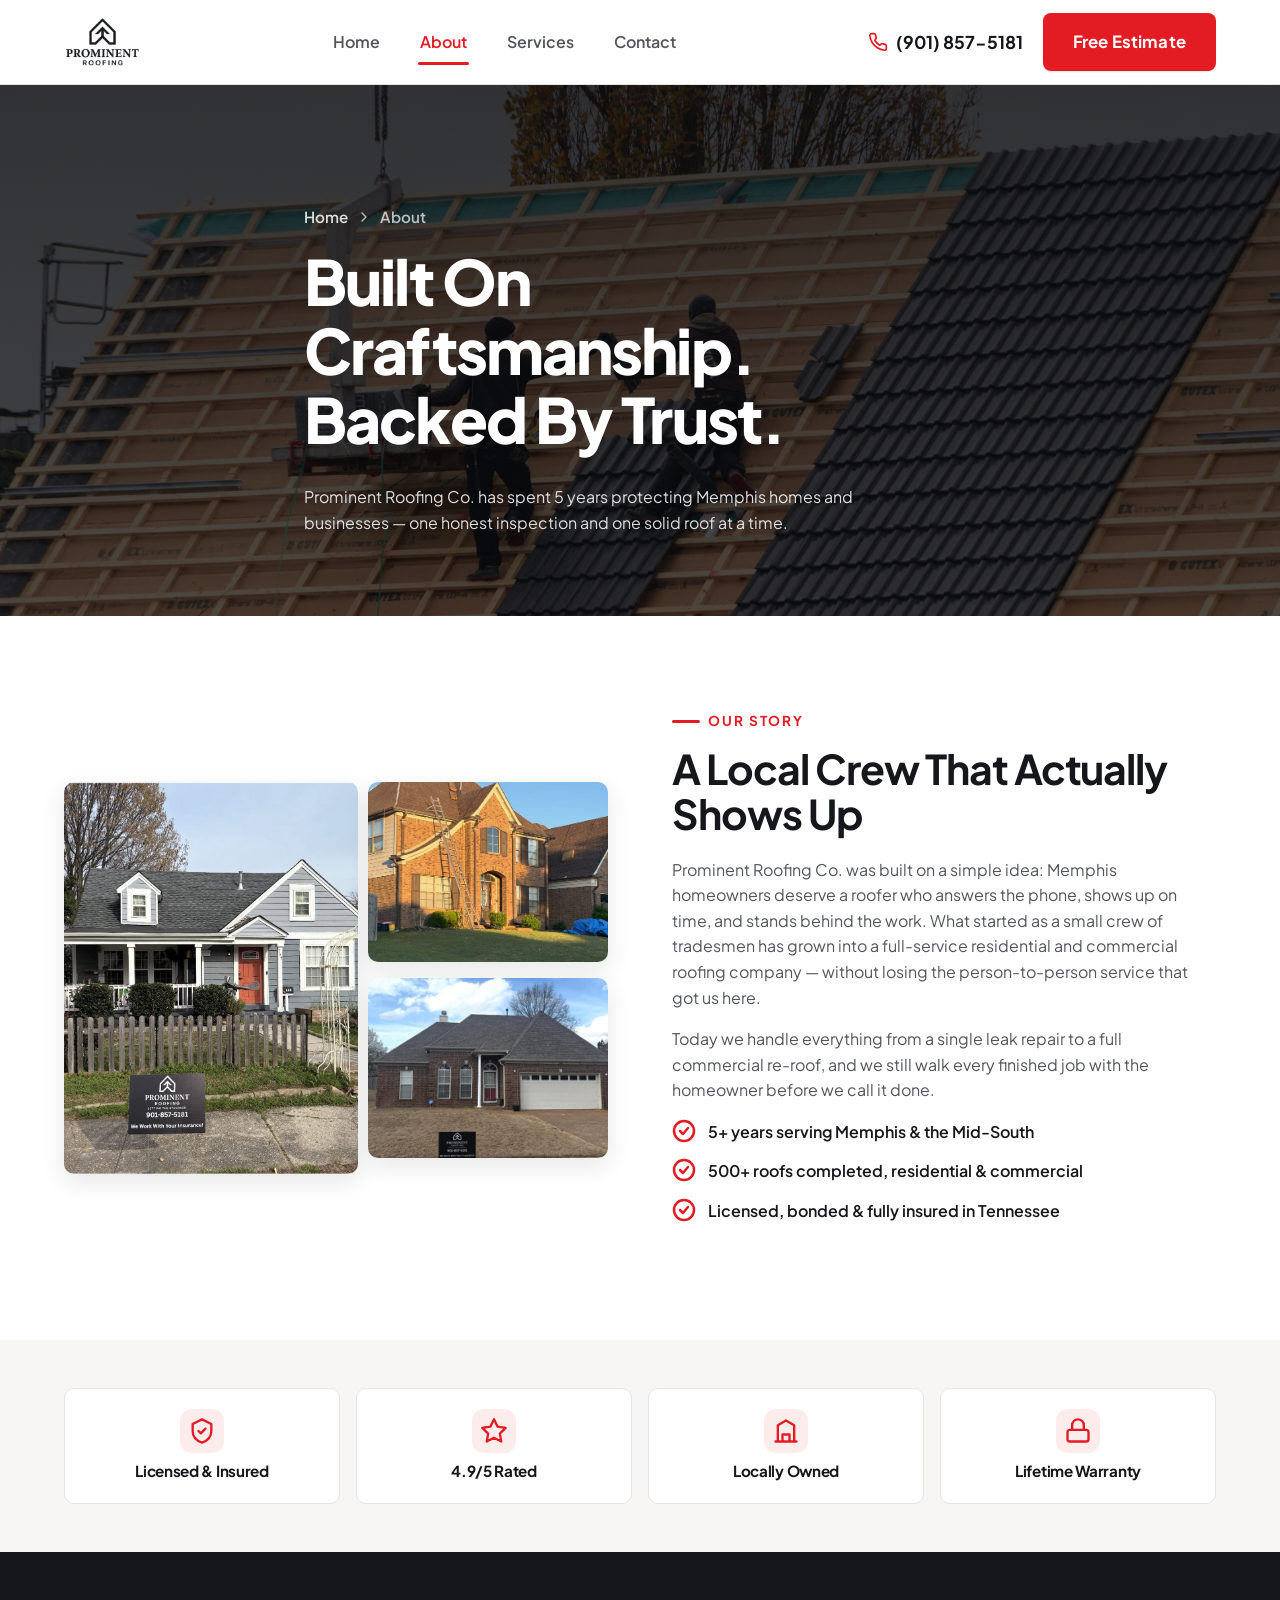
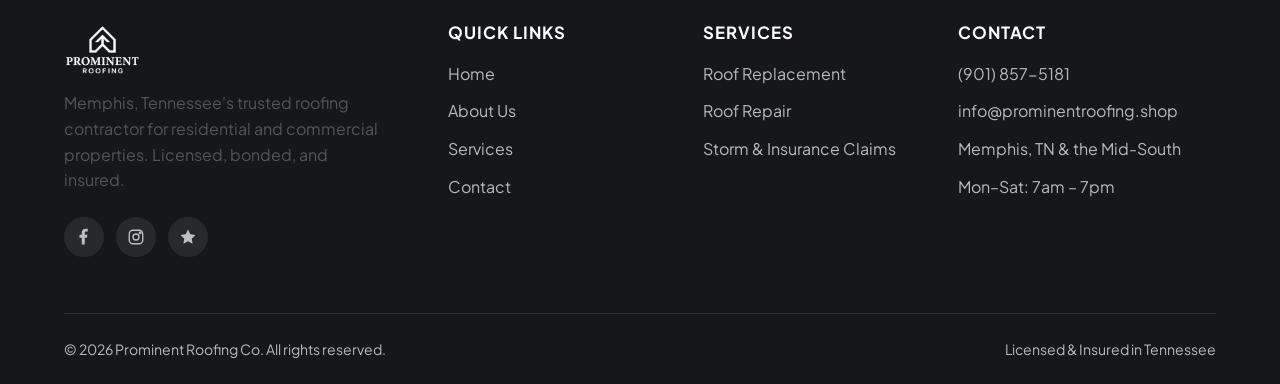
<file: site/about.html>
<!DOCTYPE html>
<html lang="en">
<head>
<meta charset="UTF-8">
<meta name="viewport" content="width=device-width, initial-scale=1.0">
<title>About Us | Prominent Roofing Co. &mdash; Memphis, TN</title>
<meta name="description" content="Prominent Roofing Co. is a locally owned, licensed and insured roofing contractor serving Memphis and the Mid-South for over 5 years.">
<link rel="stylesheet" href="css/style.css">
</head>
<body>
<!--
  ABOUT PAGE
  See "site-editing-guide.html" (included in this zip) for a plain-English
  cheat sheet. Sections in this file, top to bottom: page hero (heading +
  intro), Our Story, stat numbers, Values (4 cards), Why Choose Us,
  Credentials (4 badges), red CTA banner, footer.
  Phone number (901) 857-5181 appears twice in this file - use
  Find & Replace All in your editor to change both at once.
-->
<a class="skip-link" href="#main">Skip to content</a>

<header class="site-header">
  <div class="container header-inner">
    <a href="index.html" class="logo" aria-label="Prominent Roofing home">
      <img src="images/logo-black.png" alt="Prominent Roofing" class="logo-img">
    </a>

    <nav class="main-nav" aria-label="Primary">
      <a href="index.html">Home</a>
      <a href="about.html" class="active">About</a>
      <a href="services.html">Services</a>
      <a href="contact.html">Contact</a>
    </nav>

    <div class="header-cta">
      <a class="header-phone" href="tel:19018575181">
        <svg viewBox="0 0 24 24" fill="none" stroke="currentColor" stroke-width="2" stroke-linecap="round" stroke-linejoin="round" aria-hidden="true"><path d="M22 16.92v3a2 2 0 0 1-2.18 2 19.79 19.79 0 0 1-8.63-3.07 19.5 19.5 0 0 1-6-6 19.79 19.79 0 0 1-3.07-8.67A2 2 0 0 1 4.11 2h3a2 2 0 0 1 2 1.72c.12.9.35 1.79.68 2.63a2 2 0 0 1-.45 2.11L8.09 9.91a16 16 0 0 0 6 6l1.45-1.25a2 2 0 0 1 2.11-.45c.84.33 1.73.56 2.63.68A2 2 0 0 1 22 16.92z"/></svg>
        <span>(901) 857-5181</span>
      </a>
      <a href="contact.html" class="btn btn-primary">Free Estimate</a>
      <button class="nav-toggle" aria-label="Toggle menu" aria-expanded="false">
        <svg viewBox="0 0 24 24" fill="none" stroke="currentColor" stroke-width="2" stroke-linecap="round" stroke-linejoin="round" aria-hidden="true"><line x1="3" y1="6" x2="21" y2="6"/><line x1="3" y1="12" x2="21" y2="12"/><line x1="3" y1="18" x2="21" y2="18"/></svg>
      </button>
    </div>
  </div>

  <nav class="mobile-nav" aria-label="Mobile">
    <a href="index.html">Home</a>
    <a href="about.html" class="active">About</a>
    <a href="services.html">Services</a>
    <a href="contact.html">Contact</a>
    <a href="tel:19018575181" class="btn btn-outline btn-block">Call (901) 857-5181</a>
    <a href="contact.html" class="btn btn-primary btn-block">Free Estimate</a>
  </nav>
</header>

<main id="main">

  <!-- PAGE HERO: "Built On Craftsmanship" heading + intro text -->
  <section class="page-hero">
    <div class="page-hero-media">
      <img src="images/new-construction-tile-roof.jpg" alt="Roofing crew installing tile roofing on new construction" loading="eager">
    </div>
    <div class="container page-hero-content">
      <div class="breadcrumb">
        <a href="index.html">Home</a>
        <svg viewBox="0 0 24 24" width="16" height="16" fill="none" stroke="currentColor" stroke-width="2" stroke-linecap="round" stroke-linejoin="round" aria-hidden="true"><path d="M9 18l6-6-6-6"/></svg>
        <span>About</span>
      </div>
      <h1>Built On Craftsmanship. Backed By Trust.</h1>
      <p class="lead" style="color:rgba(255,255,255,0.86);max-width:560px;">Prominent Roofing Co. has spent 5 years protecting Memphis homes and businesses &mdash; one honest inspection and one solid roof at a time.</p>
    </div>
  </section>

  <!-- OUR STORY: 3 photos + "A Local Crew That Actually Shows Up" text -->
  <section>
    <div class="container split">
      <div class="split-media">
        <div class="gallery-collage">
          <div class="tall">
            <img src="images/about-quality-gables.jpg" alt="Finished roofline detail on a Memphis-area home" loading="lazy">
          </div>
          <div class="stack">
            <div style="aspect-ratio:4/3;">
              <img src="images/service-repair-tearoff.jpg" alt="Roofer removing old shingles during a tear-off" loading="lazy">
            </div>
            <div style="aspect-ratio:4/3;">
              <img src="images/about-crew.jpg" alt="Prominent Roofing crew working on a residential roof" loading="lazy">
            </div>
          </div>
        </div>
      </div>
      <div>
        <div class="eyebrow">Our Story</div>
        <h2>A Local Crew That Actually Shows Up</h2>
        <p>Prominent Roofing Co. was built on a simple idea: Memphis homeowners deserve a roofer who answers the phone, shows up on time, and stands behind the work. What started as a small crew of tradesmen has grown into a full-service residential and commercial roofing company &mdash; without losing the person-to-person service that got us here.</p>
        <p>Today we handle everything from a single leak repair to a full commercial re-roof, and we still walk every finished job with the homeowner before we call it done.</p>
        <ul class="check-list">
          <li>
            <svg viewBox="0 0 24 24" fill="none" stroke="currentColor" stroke-width="2.5" stroke-linecap="round" stroke-linejoin="round" aria-hidden="true"><circle cx="12" cy="12" r="10"/><path d="M8 12l3 3 5-6"/></svg>
            5+ years serving Memphis &amp; the Mid-South
          </li>
          <li>
            <svg viewBox="0 0 24 24" fill="none" stroke="currentColor" stroke-width="2.5" stroke-linecap="round" stroke-linejoin="round" aria-hidden="true"><circle cx="12" cy="12" r="10"/><path d="M8 12l3 3 5-6"/></svg>
            500+ roofs completed, residential &amp; commercial
          </li>
          <li>
            <svg viewBox="0 0 24 24" fill="none" stroke="currentColor" stroke-width="2.5" stroke-linecap="round" stroke-linejoin="round" aria-hidden="true"><circle cx="12" cy="12" r="10"/><path d="M8 12l3 3 5-6"/></svg>
            Licensed, bonded &amp; fully insured in Tennessee
          </li>
        </ul>
      </div>
    </div>
  </section>


  <!-- CREDENTIALS: compact strip of 4 trust badges -->
  <section style="padding:48px 0;background:var(--color-bg-soft);">
    <div class="container">
      <div class="card-grid cols-4" style="gap:16px;">
        <div class="service-card compact text-center" style="padding:20px 16px;">
          <div class="service-icon" style="margin:0 auto 10px;width:44px;height:44px;">
            <svg viewBox="0 0 24 24" width="20" height="20" fill="none" stroke="currentColor" stroke-width="2" stroke-linecap="round" stroke-linejoin="round" aria-hidden="true"><path d="M12 2l8 4v6c0 5-3.4 8.4-8 10-4.6-1.6-8-5-8-10V6l8-4z"/><path d="M9 12l2 2 4-4"/></svg>
          </div>
          <h3 style="font-size:0.95rem;margin-bottom:4px;">Licensed &amp; Insured</h3>
        </div>
        <div class="service-card compact text-center" style="padding:20px 16px;">
          <div class="service-icon" style="margin:0 auto 10px;width:44px;height:44px;">
            <svg viewBox="0 0 24 24" width="20" height="20" fill="none" stroke="currentColor" stroke-width="2" stroke-linecap="round" stroke-linejoin="round" aria-hidden="true"><path d="M12 2l3.1 6.3 6.9 1-5 4.9 1.2 6.8L12 17.8 5.8 21l1.2-6.8-5-4.9 6.9-1L12 2z"/></svg>
          </div>
          <h3 style="font-size:0.95rem;margin-bottom:4px;">4.9/5 Rated</h3>
        </div>
        <div class="service-card compact text-center" style="padding:20px 16px;">
          <div class="service-icon" style="margin:0 auto 10px;width:44px;height:44px;">
            <svg viewBox="0 0 24 24" width="20" height="20" fill="none" stroke="currentColor" stroke-width="2" stroke-linecap="round" stroke-linejoin="round" aria-hidden="true"><path d="M3 21h18M5 21V7l7-4 7 4v14M9 21v-6h6v6"/></svg>
          </div>
          <h3 style="font-size:0.95rem;margin-bottom:4px;">Locally Owned</h3>
        </div>
        <div class="service-card compact text-center" style="padding:20px 16px;">
          <div class="service-icon" style="margin:0 auto 10px;width:44px;height:44px;">
            <svg viewBox="0 0 24 24" width="20" height="20" fill="none" stroke="currentColor" stroke-width="2" stroke-linecap="round" stroke-linejoin="round" aria-hidden="true"><rect x="3" y="11" width="18" height="10" rx="2"/><path d="M7 11V7a5 5 0 0 1 10 0v4"/></svg>
          </div>
          <h3 style="font-size:0.95rem;margin-bottom:4px;">Lifetime Warranty</h3>
        </div>
      </div>
    </div>
  </section>


</main>

<footer class="site-footer">
  <div class="container">
    <div class="footer-grid">
      <div class="footer-col">
        <a href="index.html" class="logo">
          <img src="images/logo-white.png" alt="Prominent Roofing" class="logo-img">
        </a>
        <p style="max-width:320px;">Memphis, Tennessee's trusted roofing contractor for residential and commercial properties. Licensed, bonded, and insured.</p>
        <div class="social-row">
          <a href="#" aria-label="Facebook"><svg viewBox="0 0 24 24" fill="currentColor" aria-hidden="true"><path d="M13 22v-9h3l.5-4H13V6.5c0-1.2.3-2 2-2h2V1.1C16.6 1 15.4 1 14 1c-3 0-5 1.8-5 5.2V9H6v4h3v9h4z"/></svg></a>
          <a href="#" aria-label="Instagram"><svg viewBox="0 0 24 24" fill="none" stroke="currentColor" stroke-width="1.8" aria-hidden="true"><rect x="3" y="3" width="18" height="18" rx="5"/><circle cx="12" cy="12" r="4"/><circle cx="17.5" cy="6.5" r="1"/></svg></a>
          <a href="#" aria-label="Google Reviews"><svg viewBox="0 0 24 24" fill="currentColor" aria-hidden="true"><path d="M12 2l3.1 6.3 6.9 1-5 4.9 1.2 6.8L12 17.8 5.8 21l1.2-6.8-5-4.9 6.9-1L12 2z"/></svg></a>
        </div>
      </div>
      <div class="footer-col">
        <h4>Quick Links</h4>
        <ul>
          <li><a href="index.html">Home</a></li>
          <li><a href="about.html">About Us</a></li>
          <li><a href="services.html">Services</a></li>
          <li><a href="contact.html">Contact</a></li>
        </ul>
      </div>
      <div class="footer-col">
        <h4>Services</h4>
        <ul>
          <li><a href="services.html#roof-replacement">Roof Replacement</a></li>
          <li><a href="services.html#roof-repair">Roof Repair</a></li>
          <li><a href="services.html#storm-insurance">Storm &amp; Insurance Claims</a></li>
        </ul>
      </div>
      <div class="footer-col">
        <h4>Contact</h4>
        <ul>
          <li><a href="tel:19018575181">(901) 857-5181</a></li>
          <li><a href="mailto:info@prominentroofing.shop">info@prominentroofing.shop</a></li>
          <li>Memphis, TN &amp; the Mid-South</li>
          <li>Mon&ndash;Sat: 7am &ndash; 7pm</li>
        </ul>
      </div>
    </div>
    <div class="footer-bottom">
      <span>&copy; 2026 Prominent Roofing Co. All rights reserved.</span>
      <span>Licensed &amp; Insured in Tennessee</span>
    </div>
  </div>
</footer>

<script src="js/main.js"></script>
</body>
</html>
</file>
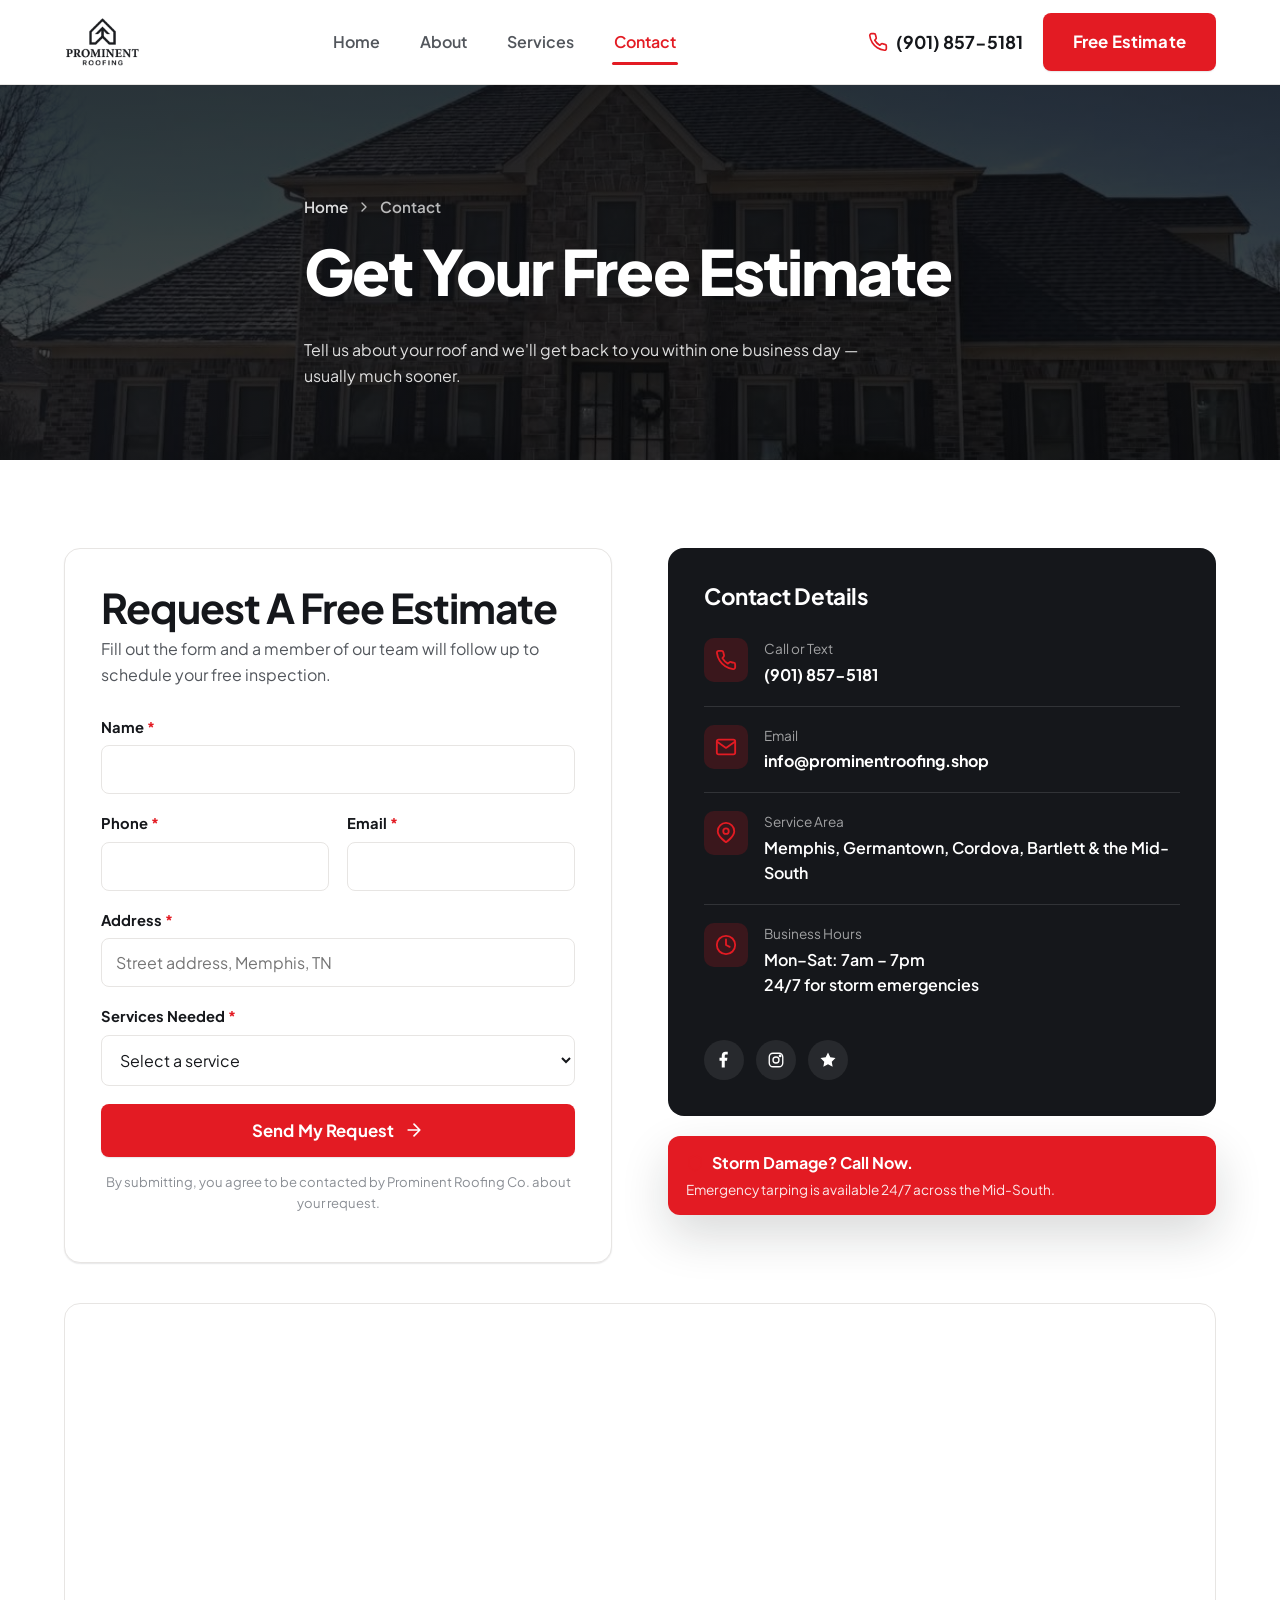
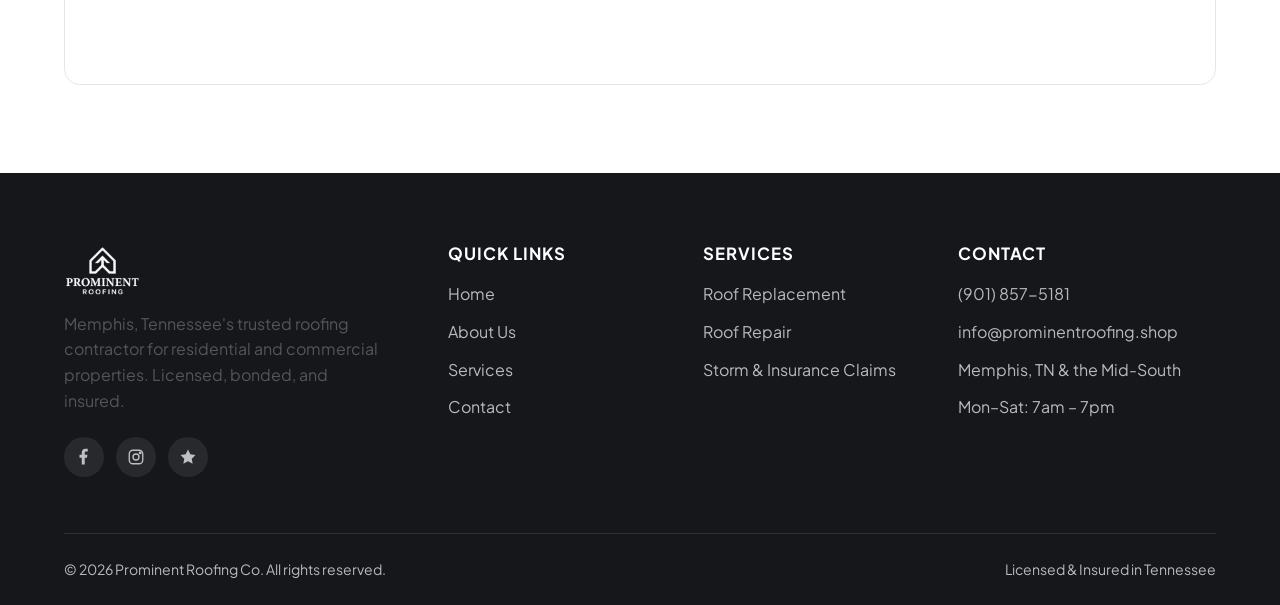
<file: site/contact.html>
<!DOCTYPE html>
<html lang="en">
<head>
<meta charset="UTF-8">
<meta name="viewport" content="width=device-width, initial-scale=1.0">
<title>Contact Us | Prominent Roofing Co. &mdash; Memphis, TN</title>
<meta name="description" content="Get a free roofing estimate from Prominent Roofing Co. Call (901) 857-5181 or send us your project details online.">
<link rel="stylesheet" href="css/style.css">
</head>
<body>
<!--
  CONTACT PAGE
  See "site-editing-guide.html" (included in this zip) for a plain-English
  cheat sheet. Sections: page hero, the form + contact info card + map,
  then the FAQ accordion (5 questions), then footer.
  Phone number (901) 857-5181 appears three times in this file - use
  Find & Replace All in your editor to change all of them at once.
  IMPORTANT: the form does not email anyone yet - see the guide for
  how to connect it once you're ready to go live.
-->
<a class="skip-link" href="#main">Skip to content</a>

<header class="site-header">
  <div class="container header-inner">
    <a href="index.html" class="logo" aria-label="Prominent Roofing home">
      <img src="images/logo-black.png" alt="Prominent Roofing" class="logo-img">
    </a>

    <nav class="main-nav" aria-label="Primary">
      <a href="index.html">Home</a>
      <a href="about.html">About</a>
      <a href="services.html">Services</a>
      <a href="contact.html" class="active">Contact</a>
    </nav>

    <div class="header-cta">
      <a class="header-phone" href="tel:19018575181">
        <svg viewBox="0 0 24 24" fill="none" stroke="currentColor" stroke-width="2" stroke-linecap="round" stroke-linejoin="round" aria-hidden="true"><path d="M22 16.92v3a2 2 0 0 1-2.18 2 19.79 19.79 0 0 1-8.63-3.07 19.5 19.5 0 0 1-6-6 19.79 19.79 0 0 1-3.07-8.67A2 2 0 0 1 4.11 2h3a2 2 0 0 1 2 1.72c.12.9.35 1.79.68 2.63a2 2 0 0 1-.45 2.11L8.09 9.91a16 16 0 0 0 6 6l1.45-1.25a2 2 0 0 1 2.11-.45c.84.33 1.73.56 2.63.68A2 2 0 0 1 22 16.92z"/></svg>
        <span>(901) 857-5181</span>
      </a>
      <a href="contact.html" class="btn btn-primary">Free Estimate</a>
      <button class="nav-toggle" aria-label="Toggle menu" aria-expanded="false">
        <svg viewBox="0 0 24 24" fill="none" stroke="currentColor" stroke-width="2" stroke-linecap="round" stroke-linejoin="round" aria-hidden="true"><line x1="3" y1="6" x2="21" y2="6"/><line x1="3" y1="12" x2="21" y2="12"/><line x1="3" y1="18" x2="21" y2="18"/></svg>
      </button>
    </div>
  </div>

  <nav class="mobile-nav" aria-label="Mobile">
    <a href="index.html">Home</a>
    <a href="about.html">About</a>
    <a href="services.html">Services</a>
    <a href="contact.html" class="active">Contact</a>
    <a href="tel:19018575181" class="btn btn-outline btn-block">Call (901) 857-5181</a>
    <a href="contact.html" class="btn btn-primary btn-block">Free Estimate</a>
  </nav>
</header>

<main id="main">

  <!-- PAGE HERO: "Get Your Free Estimate" heading + intro text -->
  <section class="page-hero" style="padding:110px 0 56px;">
    <div class="page-hero-media">
      <img src="images/about-completed-roof.jpg" alt="Aerial view of a completed roof in Memphis" loading="eager">
    </div>
    <div class="container page-hero-content">
      <div class="breadcrumb">
        <a href="index.html">Home</a>
        <svg viewBox="0 0 24 24" width="16" height="16" fill="none" stroke="currentColor" stroke-width="2" stroke-linecap="round" stroke-linejoin="round" aria-hidden="true"><path d="M9 18l6-6-6-6"/></svg>
        <span>Contact</span>
      </div>
      <h1>Get Your Free Estimate</h1>
      <p class="lead" style="color:rgba(255,255,255,0.86);max-width:560px;">Tell us about your roof and we'll get back to you within one business day &mdash; usually much sooner.</p>
    </div>
  </section>

  <!-- FORM + CONTACT INFO CARD + MAP -->
  <section>
    <div class="container contact-grid">

      <div class="form-card">
        <h2 style="margin-bottom:6px;">Request A Free Estimate</h2>
        <p style="margin-bottom:28px;">Fill out the form and a member of our team will follow up to schedule your free inspection.</p>

        <form id="contact-form" action="https://formspree.io/f/mbdnekla" method="POST" novalidate>
          <div class="field">
            <label for="name">Name <span class="required">*</span></label>
            <input type="text" id="name" name="name" autocomplete="name" required>
          </div>

          <div class="form-row">
            <div class="field">
              <label for="phone">Phone <span class="required">*</span></label>
              <input type="tel" id="phone" name="phone" autocomplete="tel" required>
            </div>
            <div class="field">
              <label for="email">Email <span class="required">*</span></label>
              <input type="email" id="email" name="email" autocomplete="email" required>
            </div>
          </div>

          <div class="field">
            <label for="address">Address <span class="required">*</span></label>
            <input type="text" id="address" name="address" autocomplete="street-address" placeholder="Street address, Memphis, TN" required>
          </div>

          <div class="field">
            <label for="service">Services Needed <span class="required">*</span></label>
            <select id="service" name="service" required>
              <option value="" selected disabled>Select a service</option>
              <option value="roof-replacement">Roof Replacement</option>
              <option value="roof-repair">Roof Repair</option>
              <option value="storm-insurance">Storm &amp; Insurance Claim</option>
              <option value="inspection">Roof Inspection</option>
              <option value="gutters">Gutter Services</option>
              <option value="commercial">Commercial Roofing</option>
              <option value="other">Not Sure / Other</option>
            </select>
          </div>

          <button type="submit" class="btn btn-primary btn-block">
            Send My Request
            <svg viewBox="0 0 24 24" fill="none" stroke="currentColor" stroke-width="2" stroke-linecap="round" stroke-linejoin="round" aria-hidden="true"><path d="M5 12h14M12 5l7 7-7 7"/></svg>
          </button>
          <p class="field-help" style="margin-top:14px;text-align:center;">By submitting, you agree to be contacted by Prominent Roofing Co. about your request.</p>

          <div id="form-success" role="status" style="display:none;margin-top:18px;padding:16px 18px;border-radius:8px;background:var(--color-primary-light);color:var(--color-ink);font-weight:600;">
            Thanks &mdash; your request has been received. We'll reach out shortly.
          </div>
        </form>
      </div>

      <div>
        <div class="contact-info-card">
          <h3>Contact Details</h3>

          <div class="contact-row">
            <div class="icon">
              <svg viewBox="0 0 24 24" fill="none" stroke="currentColor" stroke-width="2" stroke-linecap="round" stroke-linejoin="round" aria-hidden="true"><path d="M22 16.92v3a2 2 0 0 1-2.18 2 19.79 19.79 0 0 1-8.63-3.07 19.5 19.5 0 0 1-6-6 19.79 19.79 0 0 1-3.07-8.67A2 2 0 0 1 4.11 2h3a2 2 0 0 1 2 1.72c.12.9.35 1.79.68 2.63a2 2 0 0 1-.45 2.11L8.09 9.91a16 16 0 0 0 6 6l1.45-1.25a2 2 0 0 1 2.11-.45c.84.33 1.73.56 2.63.68A2 2 0 0 1 22 16.92z"/></svg>
            </div>
            <div>
              <div class="label">Call or Text</div>
              <a class="value" href="tel:19018575181">(901) 857-5181</a>
            </div>
          </div>

          <div class="contact-row">
            <div class="icon">
              <svg viewBox="0 0 24 24" fill="none" stroke="currentColor" stroke-width="2" stroke-linecap="round" stroke-linejoin="round" aria-hidden="true"><path d="M4 4h16v16H4z" opacity="0"/><path d="M22 6l-10 7L2 6"/><rect x="2" y="4" width="20" height="16" rx="2"/></svg>
            </div>
            <div>
              <div class="label">Email</div>
              <a class="value" href="mailto:info@prominentroofing.shop">info@prominentroofing.shop</a>
            </div>
          </div>

          <div class="contact-row">
            <div class="icon">
              <svg viewBox="0 0 24 24" fill="none" stroke="currentColor" stroke-width="2" stroke-linecap="round" stroke-linejoin="round" aria-hidden="true"><path d="M21 10c0 6-9 12-9 12s-9-6-9-12a9 9 0 0 1 18 0z"/><circle cx="12" cy="10" r="3"/></svg>
            </div>
            <div>
              <div class="label">Service Area</div>
              <div class="value" style="font-weight:600;">Memphis, Germantown, Cordova, Bartlett &amp; the Mid-South</div>
            </div>
          </div>

          <div class="contact-row">
            <div class="icon">
              <svg viewBox="0 0 24 24" fill="none" stroke="currentColor" stroke-width="2" stroke-linecap="round" stroke-linejoin="round" aria-hidden="true"><circle cx="12" cy="12" r="10"/><path d="M12 6v6l4 2"/></svg>
            </div>
            <div>
              <div class="label">Business Hours</div>
              <div class="value" style="font-weight:600;">Mon&ndash;Sat: 7am &ndash; 7pm<br>24/7 for storm emergencies</div>
            </div>
          </div>

          <div class="social-row">
            <a href="#" aria-label="Facebook"><svg viewBox="0 0 24 24" fill="currentColor" aria-hidden="true"><path d="M13 22v-9h3l.5-4H13V6.5c0-1.2.3-2 2-2h2V1.1C16.6 1 15.4 1 14 1c-3 0-5 1.8-5 5.2V9H6v4h3v9h4z"/></svg></a>
            <a href="#" aria-label="Instagram"><svg viewBox="0 0 24 24" fill="none" stroke="currentColor" stroke-width="1.8" aria-hidden="true"><rect x="3" y="3" width="18" height="18" rx="5"/><circle cx="12" cy="12" r="4"/><circle cx="17.5" cy="6.5" r="1"/></svg></a>
            <a href="#" aria-label="Google Reviews"><svg viewBox="0 0 24 24" fill="currentColor" aria-hidden="true"><path d="M12 2l3.1 6.3 6.9 1-5 4.9 1.2 6.8L12 17.8 5.8 21l1.2-6.8-5-4.9 6.9-1L12 2z"/></svg></a>
          </div>
        </div>

        <div class="hero-badge" style="position:static;max-width:none;margin-top:20px;background:var(--color-primary);">
          <div class="badge-title">
            <svg viewBox="0 0 24 24" fill="none" stroke="currentColor" stroke-width="2" stroke-linecap="round" stroke-linejoin="round" aria-hidden="true"><path d="M12 2l8 4v6c0 5-3.4 8.4-8 10-4.6-1.6-8-5-8-10V6l8-4z"/></svg>
            Storm Damage? Call Now.
          </div>
          <p style="color:rgba(255,255,255,0.9);">Emergency tarping is available 24/7 across the Mid-South.</p>
        </div>
      </div>
    </div>

    <div class="container">
      <div class="map-wrap">
        <iframe src="https://www.google.com/maps?q=Memphis,TN&output=embed" title="Map of Prominent Roofing Co. service area in Memphis, TN" loading="lazy" referrerpolicy="no-referrer-when-downgrade"></iframe>
      </div>
    </div>
  </section>


</main>

<footer class="site-footer">
  <div class="container">
    <div class="footer-grid">
      <div class="footer-col">
        <a href="index.html" class="logo">
          <img src="images/logo-white.png" alt="Prominent Roofing" class="logo-img">
        </a>
        <p style="max-width:320px;">Memphis, Tennessee's trusted roofing contractor for residential and commercial properties. Licensed, bonded, and insured.</p>
        <div class="social-row">
          <a href="#" aria-label="Facebook"><svg viewBox="0 0 24 24" fill="currentColor" aria-hidden="true"><path d="M13 22v-9h3l.5-4H13V6.5c0-1.2.3-2 2-2h2V1.1C16.6 1 15.4 1 14 1c-3 0-5 1.8-5 5.2V9H6v4h3v9h4z"/></svg></a>
          <a href="#" aria-label="Instagram"><svg viewBox="0 0 24 24" fill="none" stroke="currentColor" stroke-width="1.8" aria-hidden="true"><rect x="3" y="3" width="18" height="18" rx="5"/><circle cx="12" cy="12" r="4"/><circle cx="17.5" cy="6.5" r="1"/></svg></a>
          <a href="#" aria-label="Google Reviews"><svg viewBox="0 0 24 24" fill="currentColor" aria-hidden="true"><path d="M12 2l3.1 6.3 6.9 1-5 4.9 1.2 6.8L12 17.8 5.8 21l1.2-6.8-5-4.9 6.9-1L12 2z"/></svg></a>
        </div>
      </div>
      <div class="footer-col">
        <h4>Quick Links</h4>
        <ul>
          <li><a href="index.html">Home</a></li>
          <li><a href="about.html">About Us</a></li>
          <li><a href="services.html">Services</a></li>
          <li><a href="contact.html">Contact</a></li>
        </ul>
      </div>
      <div class="footer-col">
        <h4>Services</h4>
        <ul>
          <li><a href="services.html#roof-replacement">Roof Replacement</a></li>
          <li><a href="services.html#roof-repair">Roof Repair</a></li>
          <li><a href="services.html#storm-insurance">Storm &amp; Insurance Claims</a></li>
        </ul>
      </div>
      <div class="footer-col">
        <h4>Contact</h4>
        <ul>
          <li><a href="tel:19018575181">(901) 857-5181</a></li>
          <li><a href="mailto:info@prominentroofing.shop">info@prominentroofing.shop</a></li>
          <li>Memphis, TN &amp; the Mid-South</li>
          <li>Mon&ndash;Sat: 7am &ndash; 7pm</li>
        </ul>
      </div>
    </div>
    <div class="footer-bottom">
      <span>&copy; 2026 Prominent Roofing Co. All rights reserved.</span>
      <span>Licensed &amp; Insured in Tennessee</span>
    </div>
  </div>
</footer>

<script src="js/main.js"></script>
</body>
</html>
</file>
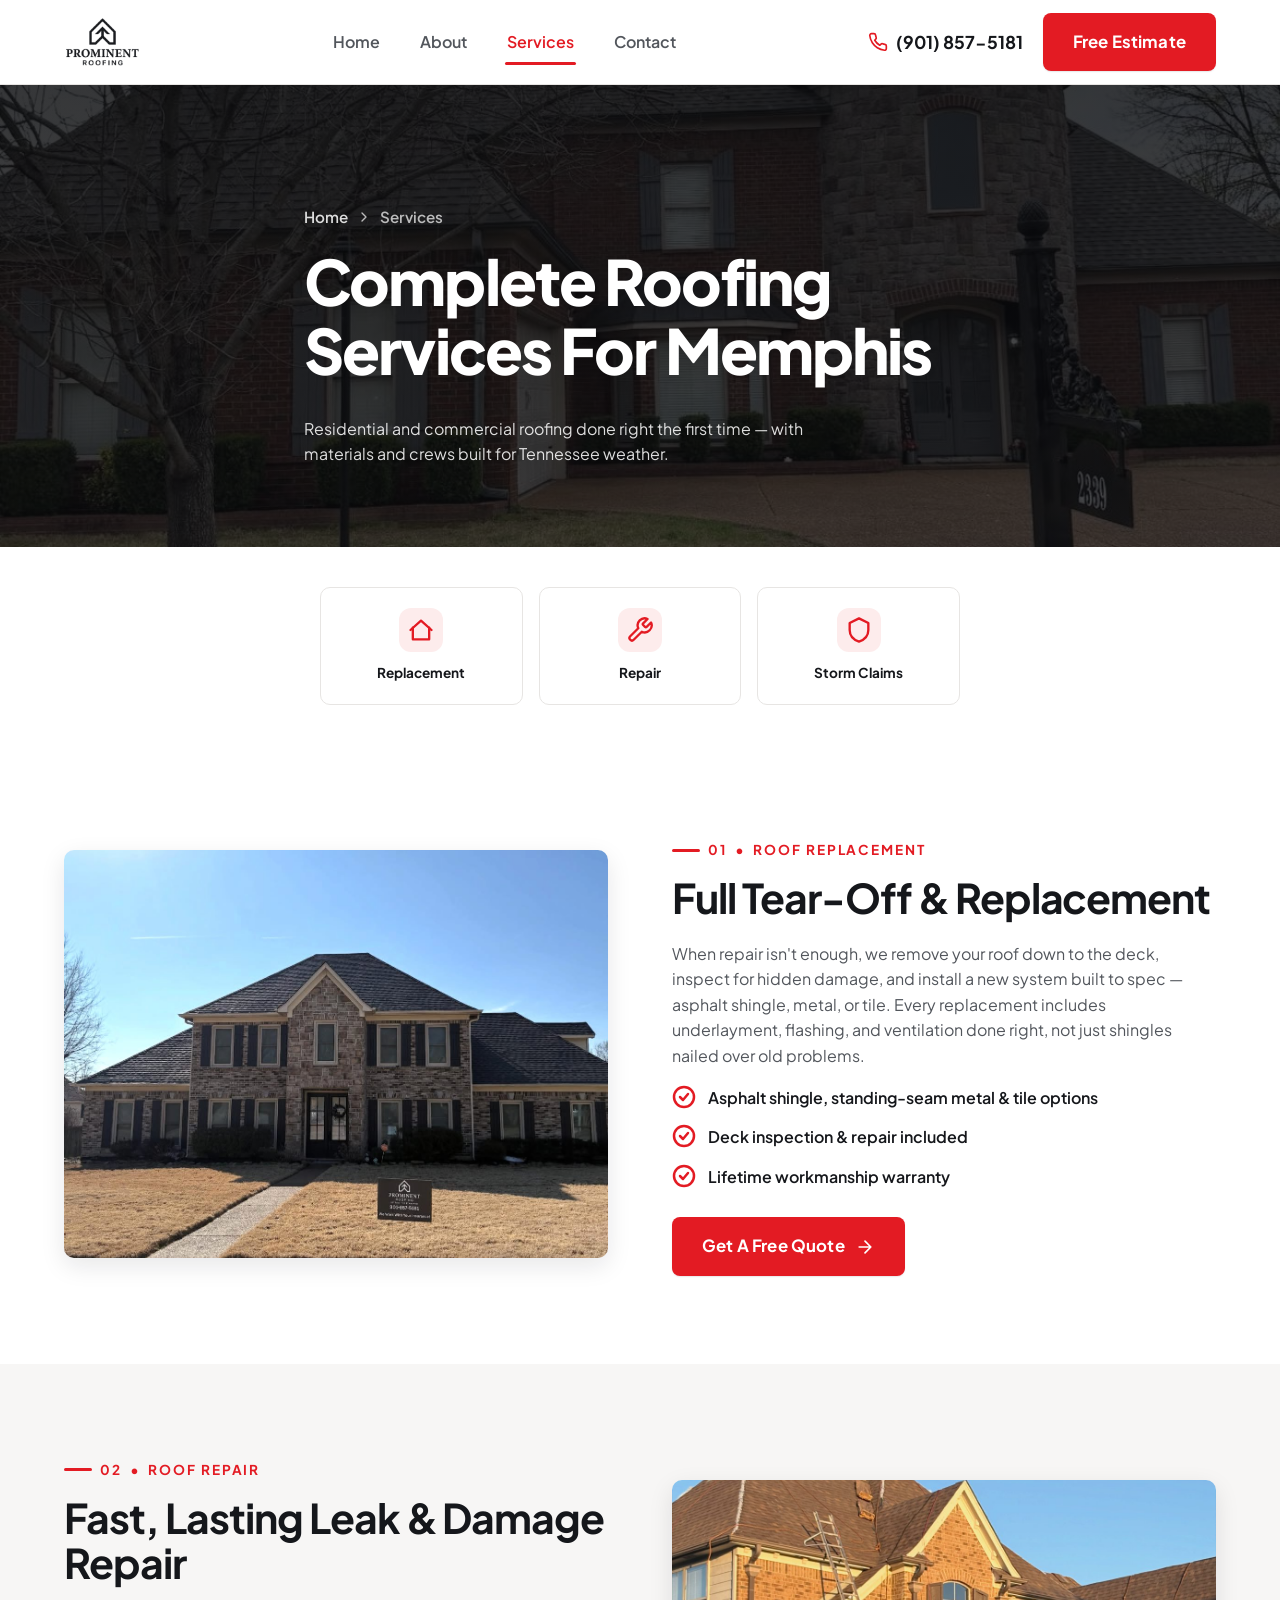
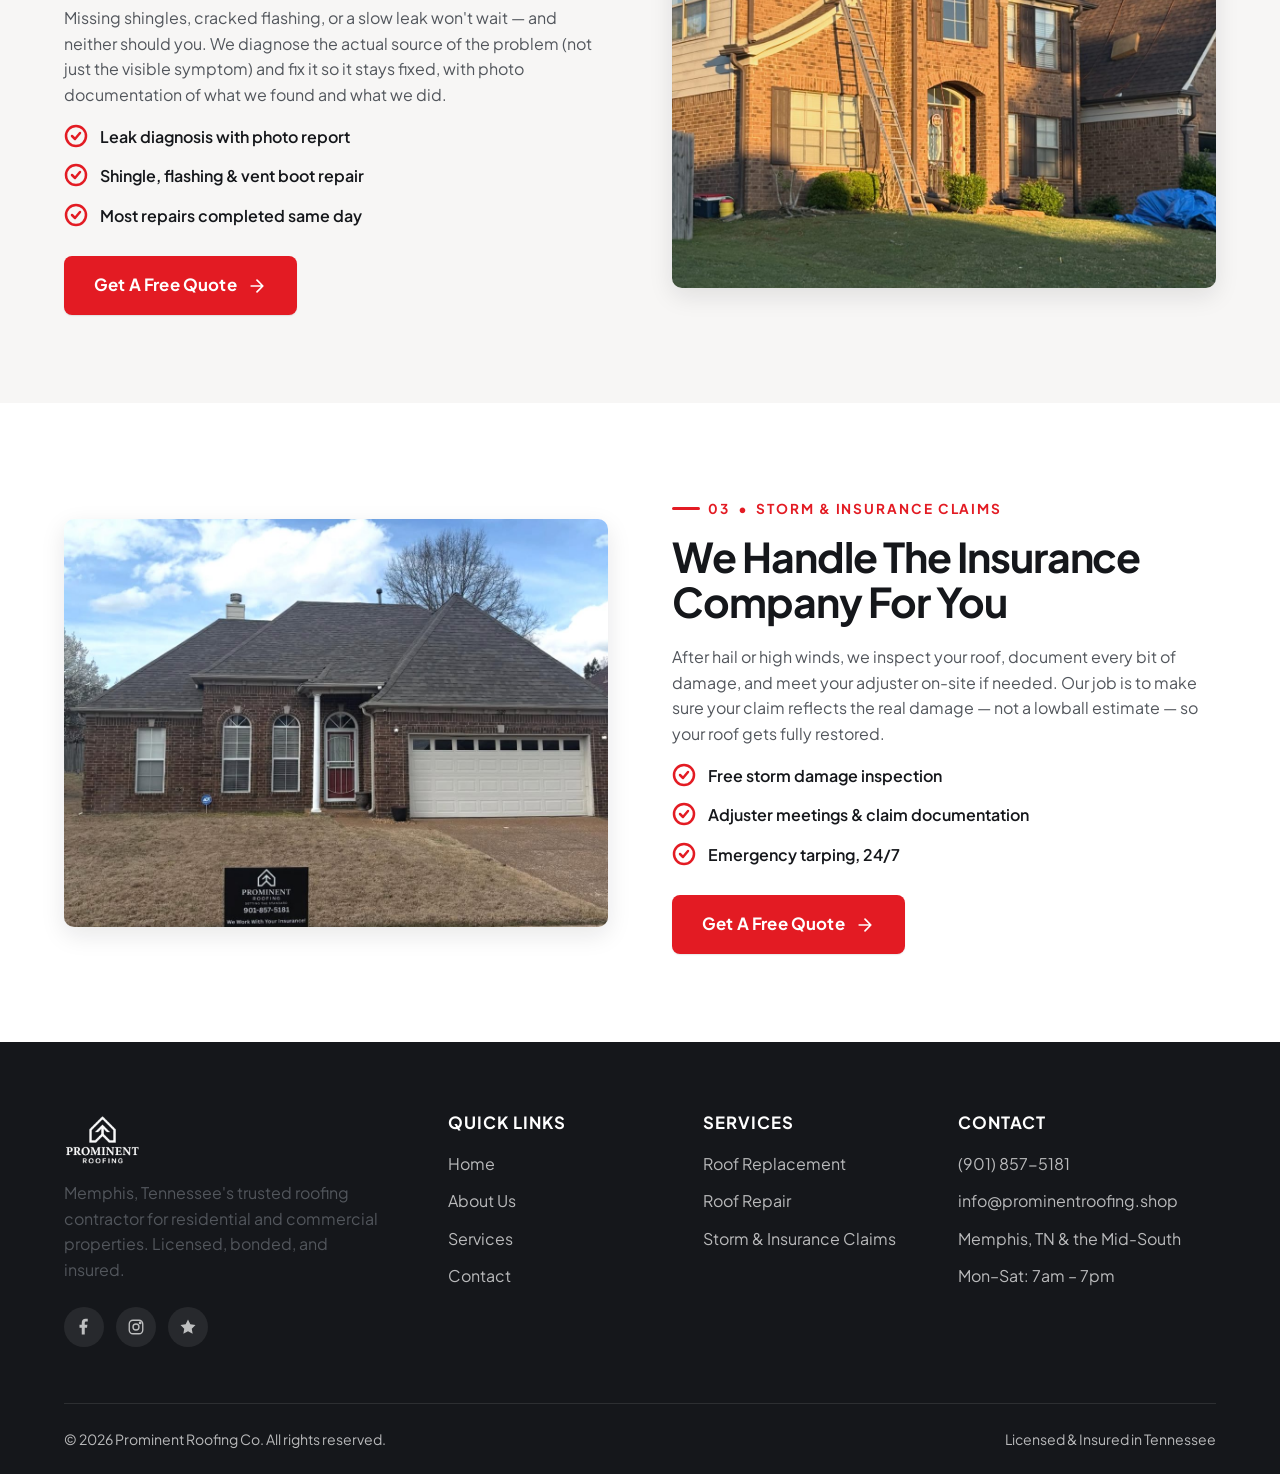
<file: site/services.html>
<!DOCTYPE html>
<html lang="en">
<head>
<meta charset="UTF-8">
<meta name="viewport" content="width=device-width, initial-scale=1.0">
<title>Roofing Services | Prominent Roofing Co. &mdash; Memphis, TN</title>
<meta name="description" content="Roof replacement, repair, storm & insurance claims, inspections, gutters, and commercial roofing for Memphis and the Mid-South.">
<link rel="stylesheet" href="css/style.css">
</head>
<body>
<!--
  SERVICES PAGE
  See "site-editing-guide.html" (included in this zip) for a plain-English
  cheat sheet. This page repeats the same pattern 6 times: a photo on one
  side, a heading + description + checklist + button on the other, one
  block per service (Replacement, Repair, Storm Claims, Inspections,
  Gutters, Commercial). Edit any block without touching the others.
  Phone number (901) 857-5181 appears twice in this file - use
  Find & Replace All in your editor to change both at once.
-->
<a class="skip-link" href="#main">Skip to content</a>

<header class="site-header">
  <div class="container header-inner">
    <a href="index.html" class="logo" aria-label="Prominent Roofing home">
      <img src="images/logo-black.png" alt="Prominent Roofing" class="logo-img">
    </a>

    <nav class="main-nav" aria-label="Primary">
      <a href="index.html">Home</a>
      <a href="about.html">About</a>
      <a href="services.html" class="active">Services</a>
      <a href="contact.html">Contact</a>
    </nav>

    <div class="header-cta">
      <a class="header-phone" href="tel:19018575181">
        <svg viewBox="0 0 24 24" fill="none" stroke="currentColor" stroke-width="2" stroke-linecap="round" stroke-linejoin="round" aria-hidden="true"><path d="M22 16.92v3a2 2 0 0 1-2.18 2 19.79 19.79 0 0 1-8.63-3.07 19.5 19.5 0 0 1-6-6 19.79 19.79 0 0 1-3.07-8.67A2 2 0 0 1 4.11 2h3a2 2 0 0 1 2 1.72c.12.9.35 1.79.68 2.63a2 2 0 0 1-.45 2.11L8.09 9.91a16 16 0 0 0 6 6l1.45-1.25a2 2 0 0 1 2.11-.45c.84.33 1.73.56 2.63.68A2 2 0 0 1 22 16.92z"/></svg>
        <span>(901) 857-5181</span>
      </a>
      <a href="contact.html" class="btn btn-primary">Free Estimate</a>
      <button class="nav-toggle" aria-label="Toggle menu" aria-expanded="false">
        <svg viewBox="0 0 24 24" fill="none" stroke="currentColor" stroke-width="2" stroke-linecap="round" stroke-linejoin="round" aria-hidden="true"><line x1="3" y1="6" x2="21" y2="6"/><line x1="3" y1="12" x2="21" y2="12"/><line x1="3" y1="18" x2="21" y2="18"/></svg>
      </button>
    </div>
  </div>

  <nav class="mobile-nav" aria-label="Mobile">
    <a href="index.html">Home</a>
    <a href="about.html">About</a>
    <a href="services.html" class="active">Services</a>
    <a href="contact.html">Contact</a>
    <a href="tel:19018575181" class="btn btn-outline btn-block">Call (901) 857-5181</a>
    <a href="contact.html" class="btn btn-primary btn-block">Free Estimate</a>
  </nav>
</header>

<main id="main">

  <!-- PAGE HERO: "Complete Roofing Services" heading + intro text -->
  <section class="page-hero">
    <div class="page-hero-media">
      <img src="images/about-craftsmanship.jpg" alt="Completed roof on a Memphis home" loading="eager" style="object-position: 75% 55%;">
    </div>
    <div class="container page-hero-content">
      <div class="breadcrumb">
        <a href="index.html">Home</a>
        <svg viewBox="0 0 24 24" width="16" height="16" fill="none" stroke="currentColor" stroke-width="2" stroke-linecap="round" stroke-linejoin="round" aria-hidden="true"><path d="M9 18l6-6-6-6"/></svg>
        <span>Services</span>
      </div>
      <h1>Complete Roofing Services For Memphis</h1>
      <p class="lead" style="color:rgba(255,255,255,0.86);max-width:560px;">Residential and commercial roofing done right the first time &mdash; with materials and crews built for Tennessee weather.</p>
    </div>
  </section>

  <!-- QUICK NAV: the 6 small icon buttons that jump down the page -->
  <section style="padding:40px 0;">
    <div class="container">
      <div class="card-grid cols-6" style="grid-template-columns:repeat(3,1fr);max-width:640px;margin:0 auto;">
        <a href="#roof-replacement" class="service-card compact text-center" style="padding:20px 12px;">
          <div class="service-icon" style="margin:0 auto 10px;width:44px;height:44px;">
            <svg viewBox="0 0 24 24" width="20" height="20" fill="none" stroke="currentColor" stroke-width="2" stroke-linecap="round" stroke-linejoin="round" aria-hidden="true"><path d="M3 12l9-8 9 8"/><path d="M5 10v10h14V10"/></svg>
          </div>
          <span style="font-weight:700;font-size:0.85rem;">Replacement</span>
        </a>
        <a href="#roof-repair" class="service-card compact text-center" style="padding:20px 12px;">
          <div class="service-icon" style="margin:0 auto 10px;width:44px;height:44px;">
            <svg viewBox="0 0 24 24" width="20" height="20" fill="none" stroke="currentColor" stroke-width="2" stroke-linecap="round" stroke-linejoin="round" aria-hidden="true"><path d="M14.7 6.3a1 1 0 0 0 0 1.4l1.6 1.6a1 1 0 0 0 1.4 0l3.77-3.77a6 6 0 0 1-7.94 7.94l-6.91 6.91a2.12 2.12 0 0 1-3-3l6.91-6.91a6 6 0 0 1 7.94-7.94l-3.76 3.76z"/></svg>
          </div>
          <span style="font-weight:700;font-size:0.85rem;">Repair</span>
        </a>
        <a href="#storm-insurance" class="service-card compact text-center" style="padding:20px 12px;">
          <div class="service-icon" style="margin:0 auto 10px;width:44px;height:44px;">
            <svg viewBox="0 0 24 24" width="20" height="20" fill="none" stroke="currentColor" stroke-width="2" stroke-linecap="round" stroke-linejoin="round" aria-hidden="true"><path d="M12 2l8 4v6c0 5-3.4 8.4-8 10-4.6-1.6-8-5-8-10V6l8-4z"/></svg>
          </div>
          <span style="font-weight:700;font-size:0.85rem;">Storm Claims</span>
        </a>
      </div>
    </div>
  </section>

  <!-- SERVICE BLOCK 1: Roof Replacement (photo + text + checklist) -->
  <section id="roof-replacement">
    <div class="container split">
      <div class="split-media">
        <div style="border-radius:var(--radius);overflow:hidden;box-shadow:var(--shadow-md);aspect-ratio:4/3;">
          <img src="images/about-completed-roof.jpg" alt="Aerial view of a completed roof replacement" loading="lazy" style="width:100%;height:100%;object-fit:cover;display:block;">
        </div>
      </div>
      <div>
        <div class="eyebrow">01 &nbsp;&bull;&nbsp; Roof Replacement</div>
        <h2>Full Tear-Off &amp; Replacement</h2>
        <p>When repair isn't enough, we remove your roof down to the deck, inspect for hidden damage, and install a new system built to spec &mdash; asphalt shingle, metal, or tile. Every replacement includes underlayment, flashing, and ventilation done right, not just shingles nailed over old problems.</p>
        <ul class="check-list">
          <li><svg viewBox="0 0 24 24" fill="none" stroke="currentColor" stroke-width="2.5" stroke-linecap="round" stroke-linejoin="round" aria-hidden="true"><circle cx="12" cy="12" r="10"/><path d="M8 12l3 3 5-6"/></svg> Asphalt shingle, standing-seam metal &amp; tile options</li>
          <li><svg viewBox="0 0 24 24" fill="none" stroke="currentColor" stroke-width="2.5" stroke-linecap="round" stroke-linejoin="round" aria-hidden="true"><circle cx="12" cy="12" r="10"/><path d="M8 12l3 3 5-6"/></svg> Deck inspection &amp; repair included</li>
          <li><svg viewBox="0 0 24 24" fill="none" stroke="currentColor" stroke-width="2.5" stroke-linecap="round" stroke-linejoin="round" aria-hidden="true"><circle cx="12" cy="12" r="10"/><path d="M8 12l3 3 5-6"/></svg> Lifetime workmanship warranty</li>
        </ul>
        <a href="contact.html" class="btn btn-primary">
          Get A Free Quote
          <svg viewBox="0 0 24 24" fill="none" stroke="currentColor" stroke-width="2" stroke-linecap="round" stroke-linejoin="round" aria-hidden="true"><path d="M5 12h14M12 5l7 7-7 7"/></svg>
        </a>
      </div>
    </div>
  </section>

  <!-- SERVICE BLOCK 2: Roof Repair -->
  <section id="roof-repair" style="background:var(--color-bg-soft);">
    <div class="container split reverse">
      <div>
        <div class="eyebrow">02 &nbsp;&bull;&nbsp; Roof Repair</div>
        <h2>Fast, Lasting Leak &amp; Damage Repair</h2>
        <p>Missing shingles, cracked flashing, or a slow leak won't wait &mdash; and neither should you. We diagnose the actual source of the problem (not just the visible symptom) and fix it so it stays fixed, with photo documentation of what we found and what we did.</p>
        <ul class="check-list">
          <li><svg viewBox="0 0 24 24" fill="none" stroke="currentColor" stroke-width="2.5" stroke-linecap="round" stroke-linejoin="round" aria-hidden="true"><circle cx="12" cy="12" r="10"/><path d="M8 12l3 3 5-6"/></svg> Leak diagnosis with photo report</li>
          <li><svg viewBox="0 0 24 24" fill="none" stroke="currentColor" stroke-width="2.5" stroke-linecap="round" stroke-linejoin="round" aria-hidden="true"><circle cx="12" cy="12" r="10"/><path d="M8 12l3 3 5-6"/></svg> Shingle, flashing &amp; vent boot repair</li>
          <li><svg viewBox="0 0 24 24" fill="none" stroke="currentColor" stroke-width="2.5" stroke-linecap="round" stroke-linejoin="round" aria-hidden="true"><circle cx="12" cy="12" r="10"/><path d="M8 12l3 3 5-6"/></svg> Most repairs completed same day</li>
        </ul>
        <a href="contact.html" class="btn btn-primary">
          Get A Free Quote
          <svg viewBox="0 0 24 24" fill="none" stroke="currentColor" stroke-width="2" stroke-linecap="round" stroke-linejoin="round" aria-hidden="true"><path d="M5 12h14M12 5l7 7-7 7"/></svg>
        </a>
      </div>
      <div class="split-media">
        <div style="border-radius:var(--radius);overflow:hidden;box-shadow:var(--shadow-md);aspect-ratio:4/3;">
          <img src="images/service-repair-tearoff.jpg" alt="Roofer removing damaged shingles during a repair" loading="lazy" style="width:100%;height:100%;object-fit:cover;display:block;">
        </div>
      </div>
    </div>
  </section>

  <!-- SERVICE BLOCK 3: Storm & Insurance Claims -->
  <section id="storm-insurance">
    <div class="container split">
      <div class="split-media">
        <div style="border-radius:var(--radius);overflow:hidden;box-shadow:var(--shadow-md);aspect-ratio:4/3;">
          <img src="images/about-crew.jpg" alt="Roofing crew responding on site with materials" loading="lazy" style="width:100%;height:100%;object-fit:cover;display:block;">
        </div>
      </div>
      <div>
        <div class="eyebrow">03 &nbsp;&bull;&nbsp; Storm &amp; Insurance Claims</div>
        <h2>We Handle The Insurance Company For You</h2>
        <p>After hail or high winds, we inspect your roof, document every bit of damage, and meet your adjuster on-site if needed. Our job is to make sure your claim reflects the real damage &mdash; not a lowball estimate &mdash; so your roof gets fully restored.</p>
        <ul class="check-list">
          <li><svg viewBox="0 0 24 24" fill="none" stroke="currentColor" stroke-width="2.5" stroke-linecap="round" stroke-linejoin="round" aria-hidden="true"><circle cx="12" cy="12" r="10"/><path d="M8 12l3 3 5-6"/></svg> Free storm damage inspection</li>
          <li><svg viewBox="0 0 24 24" fill="none" stroke="currentColor" stroke-width="2.5" stroke-linecap="round" stroke-linejoin="round" aria-hidden="true"><circle cx="12" cy="12" r="10"/><path d="M8 12l3 3 5-6"/></svg> Adjuster meetings &amp; claim documentation</li>
          <li><svg viewBox="0 0 24 24" fill="none" stroke="currentColor" stroke-width="2.5" stroke-linecap="round" stroke-linejoin="round" aria-hidden="true"><circle cx="12" cy="12" r="10"/><path d="M8 12l3 3 5-6"/></svg> Emergency tarping, 24/7</li>
        </ul>
        <a href="contact.html" class="btn btn-primary">
          Get A Free Quote
          <svg viewBox="0 0 24 24" fill="none" stroke="currentColor" stroke-width="2" stroke-linecap="round" stroke-linejoin="round" aria-hidden="true"><path d="M5 12h14M12 5l7 7-7 7"/></svg>
        </a>
      </div>
    </div>
  </section>


</main>

<footer class="site-footer">
  <div class="container">
    <div class="footer-grid">
      <div class="footer-col">
        <a href="index.html" class="logo">
          <img src="images/logo-white.png" alt="Prominent Roofing" class="logo-img">
        </a>
        <p style="max-width:320px;">Memphis, Tennessee's trusted roofing contractor for residential and commercial properties. Licensed, bonded, and insured.</p>
        <div class="social-row">
          <a href="#" aria-label="Facebook"><svg viewBox="0 0 24 24" fill="currentColor" aria-hidden="true"><path d="M13 22v-9h3l.5-4H13V6.5c0-1.2.3-2 2-2h2V1.1C16.6 1 15.4 1 14 1c-3 0-5 1.8-5 5.2V9H6v4h3v9h4z"/></svg></a>
          <a href="#" aria-label="Instagram"><svg viewBox="0 0 24 24" fill="none" stroke="currentColor" stroke-width="1.8" aria-hidden="true"><rect x="3" y="3" width="18" height="18" rx="5"/><circle cx="12" cy="12" r="4"/><circle cx="17.5" cy="6.5" r="1"/></svg></a>
          <a href="#" aria-label="Google Reviews"><svg viewBox="0 0 24 24" fill="currentColor" aria-hidden="true"><path d="M12 2l3.1 6.3 6.9 1-5 4.9 1.2 6.8L12 17.8 5.8 21l1.2-6.8-5-4.9 6.9-1L12 2z"/></svg></a>
        </div>
      </div>
      <div class="footer-col">
        <h4>Quick Links</h4>
        <ul>
          <li><a href="index.html">Home</a></li>
          <li><a href="about.html">About Us</a></li>
          <li><a href="services.html">Services</a></li>
          <li><a href="contact.html">Contact</a></li>
        </ul>
      </div>
      <div class="footer-col">
        <h4>Services</h4>
        <ul>
          <li><a href="services.html#roof-replacement">Roof Replacement</a></li>
          <li><a href="services.html#roof-repair">Roof Repair</a></li>
          <li><a href="services.html#storm-insurance">Storm &amp; Insurance Claims</a></li>
        </ul>
      </div>
      <div class="footer-col">
        <h4>Contact</h4>
        <ul>
          <li><a href="tel:19018575181">(901) 857-5181</a></li>
          <li><a href="mailto:info@prominentroofing.shop">info@prominentroofing.shop</a></li>
          <li>Memphis, TN &amp; the Mid-South</li>
          <li>Mon&ndash;Sat: 7am &ndash; 7pm</li>
        </ul>
      </div>
    </div>
    <div class="footer-bottom">
      <span>&copy; 2026 Prominent Roofing Co. All rights reserved.</span>
      <span>Licensed &amp; Insured in Tennessee</span>
    </div>
  </div>
</footer>

<script src="js/main.js"></script>
</body>
</html>
</file>
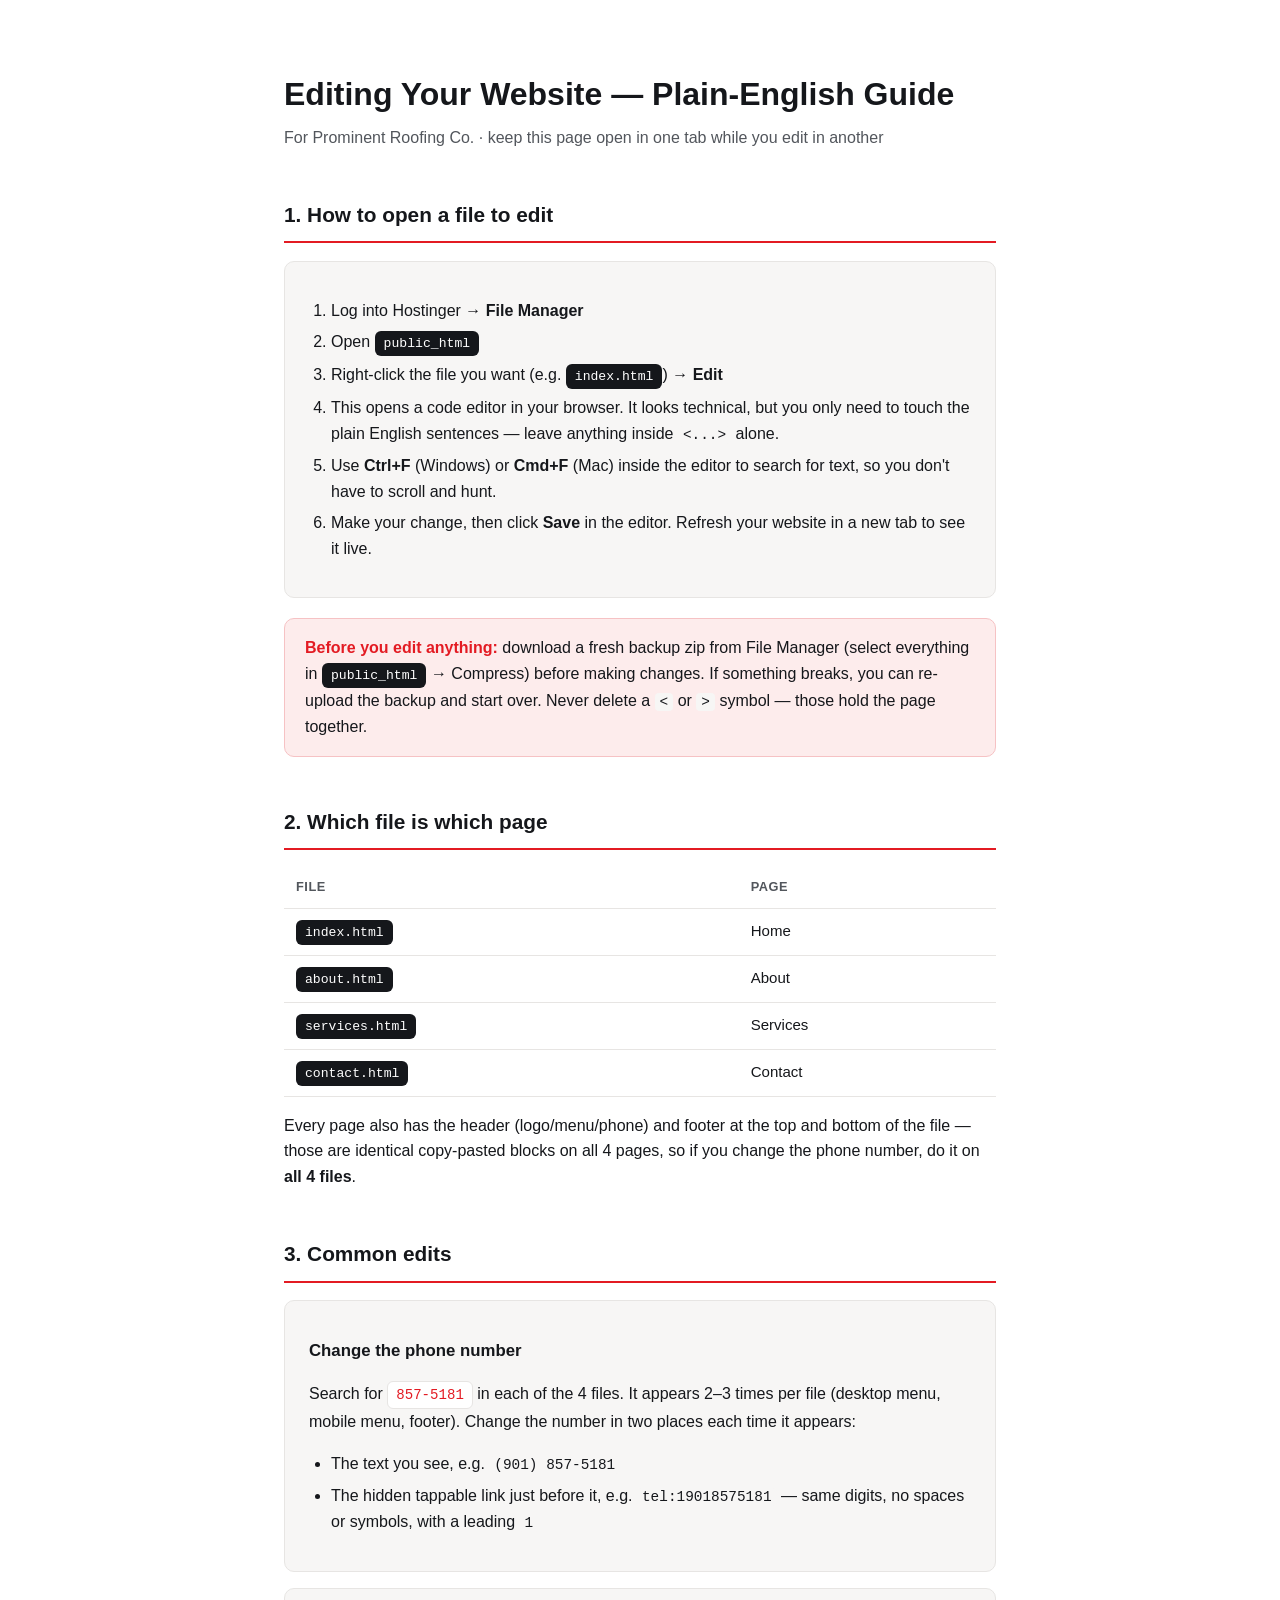
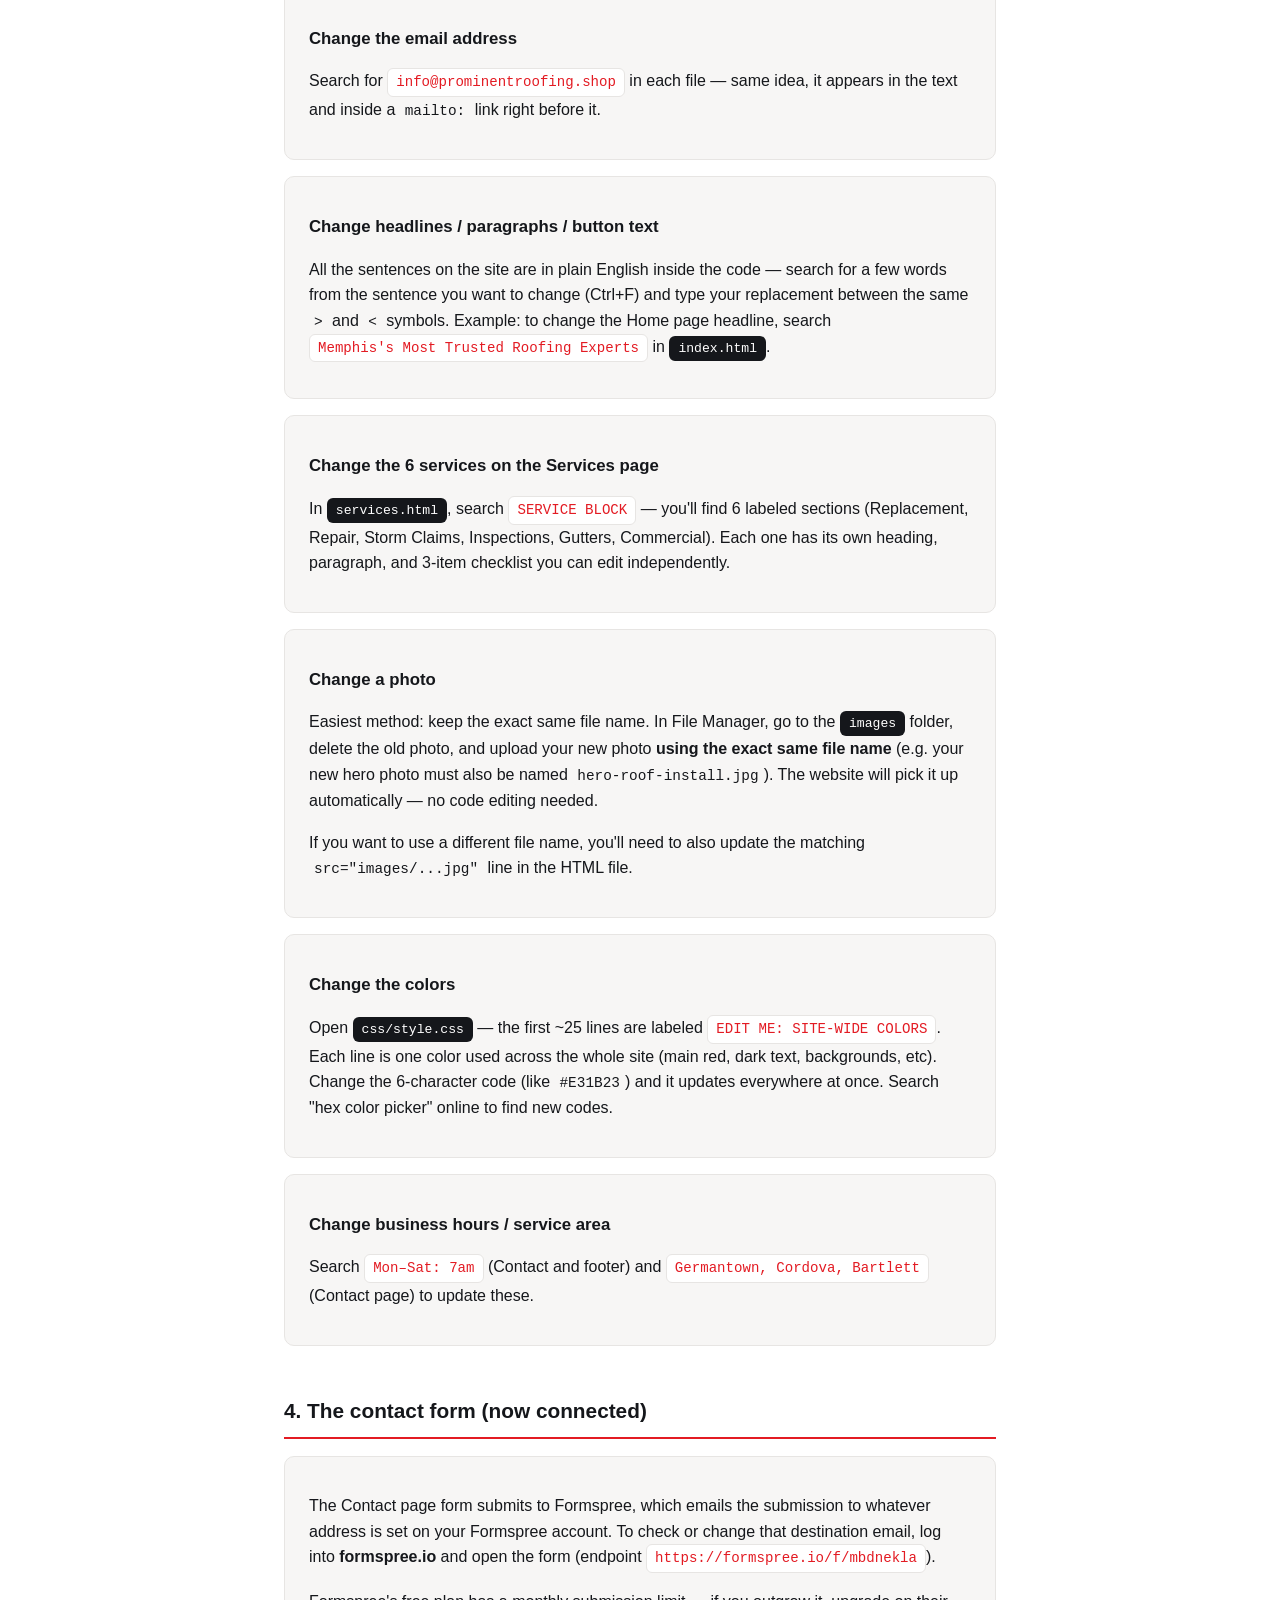
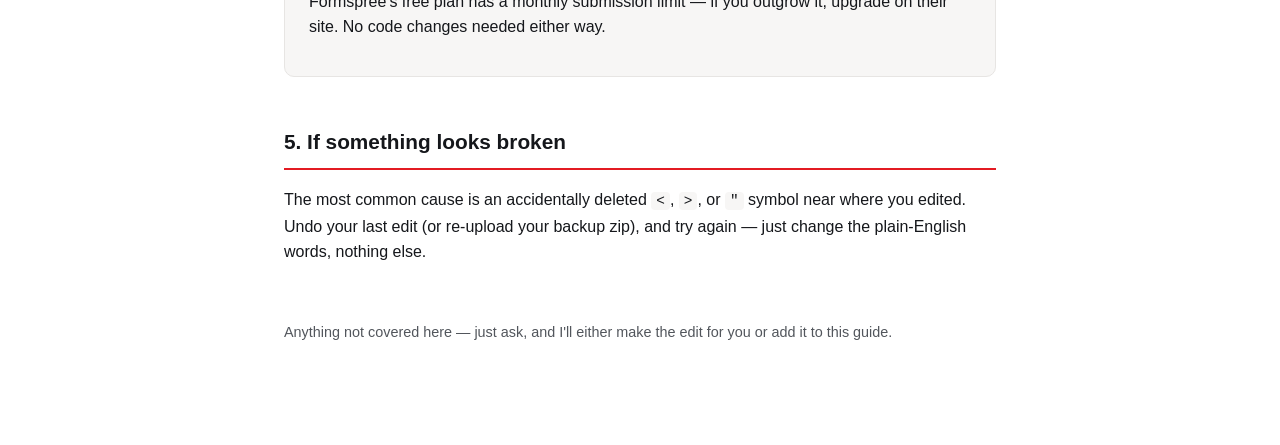
<file: site/site-editing-guide.html>
<!DOCTYPE html>
<html lang="en">
<head>
<meta charset="UTF-8">
<meta name="viewport" content="width=device-width, initial-scale=1.0">
<title>Site Editing Guide — Prominent Roofing Co.</title>
<style>
  :root {
    --red: #E31B23;
    --ink: #15171B;
    --soft: #52565C;
    --bg-soft: #F7F6F5;
    --border: #E7E5E3;
  }
  * { box-sizing: border-box; }
  body {
    font-family: -apple-system, BlinkMacSystemFont, "Segoe UI", Roboto, sans-serif;
    color: var(--ink);
    max-width: 760px;
    margin: 0 auto;
    padding: 48px 24px 100px;
    line-height: 1.6;
    font-size: 16px;
  }
  h1 { font-size: 2rem; margin-bottom: 4px; }
  .subtitle { color: var(--soft); margin-top: 0; margin-bottom: 40px; }
  h2 {
    font-size: 1.3rem;
    margin-top: 48px;
    padding-bottom: 10px;
    border-bottom: 2px solid var(--red);
  }
  h3 { font-size: 1.05rem; margin-bottom: 4px; }
  .step {
    background: var(--bg-soft);
    border: 1px solid var(--border);
    border-radius: 10px;
    padding: 20px 24px;
    margin: 16px 0;
  }
  .step + .step { margin-top: 12px; }
  .find {
    display: inline-block;
    background: #fff;
    border: 1px solid var(--border);
    border-radius: 6px;
    padding: 2px 8px;
    font-family: ui-monospace, "SF Mono", Menlo, monospace;
    font-size: 0.88rem;
    color: var(--red);
  }
  .file {
    display: inline-block;
    background: var(--ink);
    color: #fff;
    border-radius: 6px;
    padding: 2px 9px;
    font-family: ui-monospace, "SF Mono", Menlo, monospace;
    font-size: 0.82rem;
  }
  table { width: 100%; border-collapse: collapse; margin: 16px 0; }
  td, th { text-align: left; padding: 10px 12px; border-bottom: 1px solid var(--border); vertical-align: top; font-size: 0.94rem; }
  th { font-size: 0.8rem; text-transform: uppercase; letter-spacing: 0.04em; color: var(--soft); }
  .warn {
    background: #FDECEC;
    border: 1px solid #F6C2C4;
    border-radius: 10px;
    padding: 16px 20px;
    margin: 20px 0;
  }
  .warn strong { color: var(--red); }
  code { font-family: ui-monospace, "SF Mono", Menlo, monospace; background: var(--bg-soft); padding: 1px 5px; border-radius: 4px; font-size: 0.9em; }
  a { color: var(--red); }
  ol, ul { padding-left: 22px; }
  li { margin-bottom: 6px; }
</style>
</head>
<body>

<h1>Editing Your Website — Plain-English Guide</h1>
<p class="subtitle">For Prominent Roofing Co. · keep this page open in one tab while you edit in another</p>

<h2>1. How to open a file to edit</h2>
<div class="step">
  <ol>
    <li>Log into Hostinger → <strong>File Manager</strong></li>
    <li>Open <span class="file">public_html</span></li>
    <li>Right-click the file you want (e.g. <span class="file">index.html</span>) → <strong>Edit</strong></li>
    <li>This opens a code editor in your browser. It looks technical, but you only need to touch the plain English sentences — leave anything inside <code>&lt;...&gt;</code> alone.</li>
    <li>Use <strong>Ctrl+F</strong> (Windows) or <strong>Cmd+F</strong> (Mac) inside the editor to search for text, so you don't have to scroll and hunt.</li>
    <li>Make your change, then click <strong>Save</strong> in the editor. Refresh your website in a new tab to see it live.</li>
  </ol>
</div>

<div class="warn">
  <strong>Before you edit anything:</strong> download a fresh backup zip from File Manager (select everything in <span class="file">public_html</span> → Compress) before making changes. If something breaks, you can re-upload the backup and start over. Never delete a <code>&lt;</code> or <code>&gt;</code> symbol — those hold the page together.
</div>

<h2>2. Which file is which page</h2>
<table>
  <tr><th>File</th><th>Page</th></tr>
  <tr><td><span class="file">index.html</span></td><td>Home</td></tr>
  <tr><td><span class="file">about.html</span></td><td>About</td></tr>
  <tr><td><span class="file">services.html</span></td><td>Services</td></tr>
  <tr><td><span class="file">contact.html</span></td><td>Contact</td></tr>
</table>
<p>Every page also has the header (logo/menu/phone) and footer at the top and bottom of the file — those are identical copy-pasted blocks on all 4 pages, so if you change the phone number, do it on <strong>all 4 files</strong>.</p>

<h2>3. Common edits</h2>

<div class="step">
  <h3>Change the phone number</h3>
  <p>Search for <span class="find">857-5181</span> in each of the 4 files. It appears 2–3 times per file (desktop menu, mobile menu, footer). Change the number in two places each time it appears:</p>
  <ul>
    <li>The text you see, e.g. <code>(901) 857-5181</code></li>
    <li>The hidden tappable link just before it, e.g. <code>tel:19018575181</code> — same digits, no spaces or symbols, with a leading <code>1</code></li>
  </ul>
</div>

<div class="step">
  <h3>Change the email address</h3>
  <p>Search for <span class="find">info@prominentroofing.shop</span> in each file — same idea, it appears in the text and inside a <code>mailto:</code> link right before it.</p>
</div>

<div class="step">
  <h3>Change headlines / paragraphs / button text</h3>
  <p>All the sentences on the site are in plain English inside the code — search for a few words from the sentence you want to change (Ctrl+F) and type your replacement between the same <code>&gt;</code> and <code>&lt;</code> symbols. Example: to change the Home page headline, search <span class="find">Memphis's Most Trusted Roofing Experts</span> in <span class="file">index.html</span>.</p>
</div>

<div class="step">
  <h3>Change the 6 services on the Services page</h3>
  <p>In <span class="file">services.html</span>, search <span class="find">SERVICE BLOCK</span> — you'll find 6 labeled sections (Replacement, Repair, Storm Claims, Inspections, Gutters, Commercial). Each one has its own heading, paragraph, and 3-item checklist you can edit independently.</p>
</div>

<div class="step">
  <h3>Change a photo</h3>
  <p>Easiest method: keep the exact same file name. In File Manager, go to the <span class="file">images</span> folder, delete the old photo, and upload your new photo <strong>using the exact same file name</strong> (e.g. your new hero photo must also be named <code>hero-roof-install.jpg</code>). The website will pick it up automatically — no code editing needed.</p>
  <p>If you want to use a different file name, you'll need to also update the matching <code>src="images/...jpg"</code> line in the HTML file.</p>
</div>

<div class="step">
  <h3>Change the colors</h3>
  <p>Open <span class="file">css/style.css</span> — the first ~25 lines are labeled <span class="find">EDIT ME: SITE-WIDE COLORS</span>. Each line is one color used across the whole site (main red, dark text, backgrounds, etc). Change the 6-character code (like <code>#E31B23</code>) and it updates everywhere at once. Search "hex color picker" online to find new codes.</p>
</div>

<div class="step">
  <h3>Change business hours / service area</h3>
  <p>Search <span class="find">Mon&ndash;Sat: 7am</span> (Contact and footer) and <span class="find">Germantown, Cordova, Bartlett</span> (Contact page) to update these.</p>
</div>

<h2>4. The contact form (now connected)</h2>
<div class="step">
  <p>The Contact page form submits to Formspree, which emails the submission to whatever address is set on your Formspree account. To check or change that destination email, log into <strong>formspree.io</strong> and open the form (endpoint <span class="find">https://formspree.io/f/mbdnekla</span>).</p>
  <p>Formspree's free plan has a monthly submission limit — if you outgrow it, upgrade on their site. No code changes needed either way.</p>
</div>

<h2>5. If something looks broken</h2>
<p>The most common cause is an accidentally deleted <code>&lt;</code>, <code>&gt;</code>, or <code>"</code> symbol near where you edited. Undo your last edit (or re-upload your backup zip), and try again — just change the plain-English words, nothing else.</p>

<p style="margin-top:56px;color:var(--soft);font-size:0.9rem;">Anything not covered here — just ask, and I'll either make the edit for you or add it to this guide.</p>

</body>
</html>
</file>
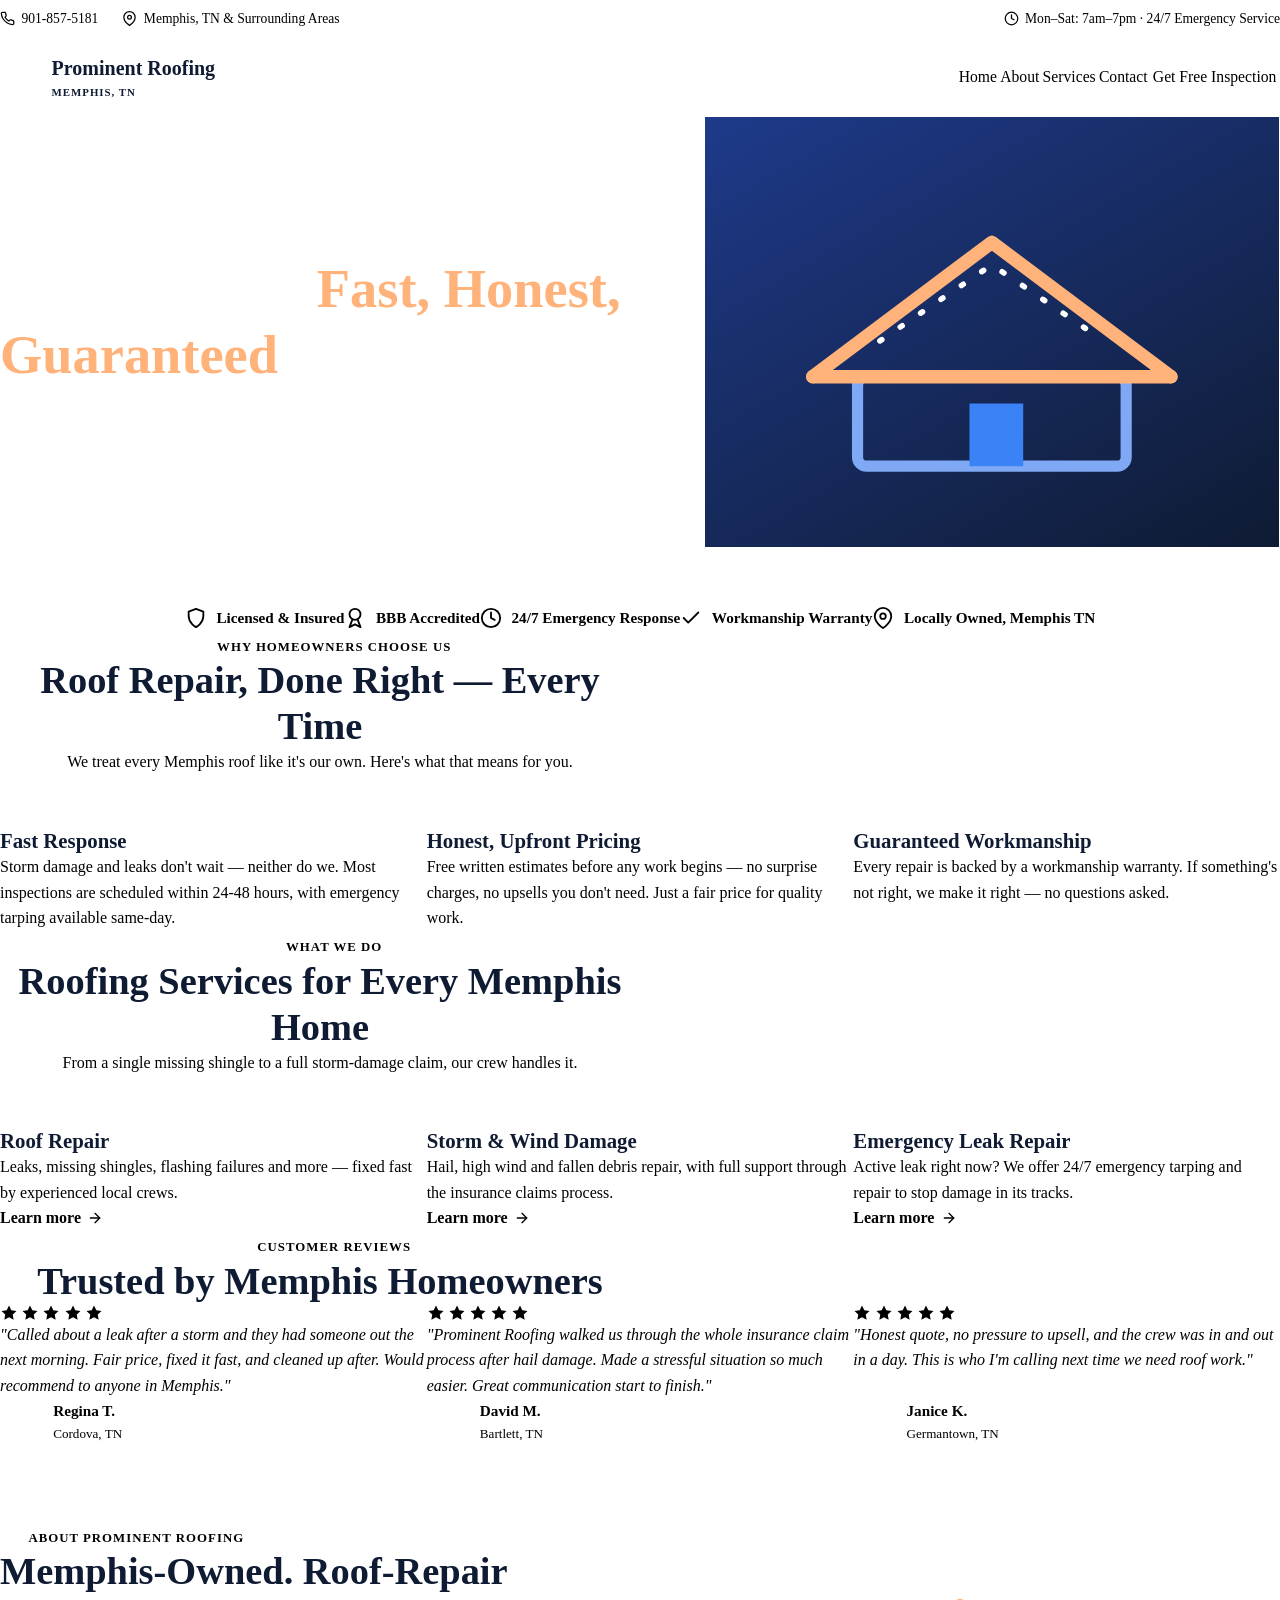
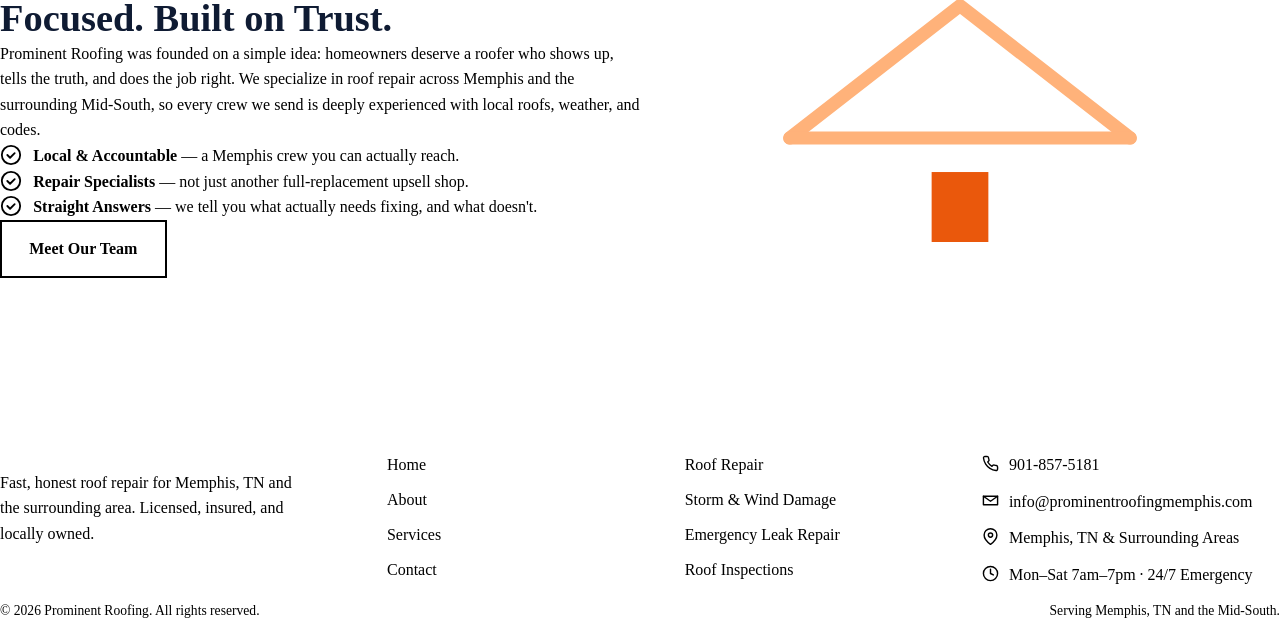
<file: prominent-roofing/artifact/prominent-roofing.html>
<!doctype html>
<html lang="en">
<head>
<meta charset="UTF-8">
<meta name="viewport" content="width=device-width, initial-scale=1">
<title>Prominent Roofing | Memphis TN Roof Repair &amp; Roofing Contractor</title>
<meta name="description" content="Prominent Roofing provides fast, reliable roof repair and roofing contractor services in Memphis, TN and surrounding areas. Free inspections, licensed &amp; insured. Call 901-857-5181.">
<link rel="icon" href="data:image/svg+xml,%3Csvg xmlns='http://www.w3.org/2000/svg' viewBox='0 0 24 24'%3E%3Crect width='24' height='24' rx='5' fill='%231E40AF'/%3E%3Cpath d='M4 13 12 6l8 7M6 12v6h12v-6' fill='none' stroke='white' stroke-width='2' stroke-linecap='round' stroke-linejoin='round'/%3E%3C/svg%3E">
<style>
   Prominent Roofing — Design System
   Palette: deep blue (trust) + safety orange (urgency/CTA)
   Type: Lexend (headings) / Source Sans 3 (body)
   ========================================================================== */

@import url('https://fonts.googleapis.com/css2?family=Lexend:wght@400;500;600;700;800&family=Source+Sans+3:wght@400;500;600;700&display=swap');

:root {
  /* Color tokens */
  --color-primary: #1E40AF;
  --color-primary-dark: #16296e;
  --color-secondary: #3B82F6;
  --color-accent: #EA580C;
  --color-accent-dark: #C2410C;
  --color-bg: #FFFFFF;
  --color-bg-alt: #F5F8FC;
  --color-bg-navy: #0F1B33;
  --color-bg-navy-alt: #16233f;
  --color-text: #1E293B;
  --color-text-muted: #52616F;
  --color-text-on-dark: #E7ECF5;
  --color-text-on-dark-muted: #A9B6CC;
  --color-border: #E2E8F0;
  --color-success: #15803D;
  --color-star: #F5A623;

  /* Type (system stack — this build is self-contained, no external font requests) */
  --font-heading: -apple-system, "Segoe UI", ui-sans-serif, system-ui, Roboto, Arial, sans-serif;
  --font-body: -apple-system, "Segoe UI", ui-sans-serif, system-ui, Roboto, Arial, sans-serif;

  /* Spacing scale (8pt) */
  --space-1: 0.5rem;
  --space-2: 1rem;
  --space-3: 1.5rem;
  --space-4: 2rem;
  --space-5: 3rem;
  --space-6: 4rem;
  --space-7: 6rem;

  --radius-sm: 6px;
  --radius-md: 10px;
  --radius-lg: 18px;
  --shadow-sm: 0 1px 3px rgba(15, 27, 51, 0.08);
  --shadow-md: 0 8px 24px rgba(15, 27, 51, 0.12);
  --shadow-lg: 0 20px 48px rgba(15, 27, 51, 0.18);
  --container: 1180px;
}

/* ---------- Reset ---------- */
*, *::before, *::after { box-sizing: border-box; }
html { scroll-behavior: smooth; }
@media (prefers-reduced-motion: reduce) {
  html { scroll-behavior: auto; }
  *, *::before, *::after { animation-duration: 0.01ms !important; animation-iteration-count: 1 !important; transition-duration: 0.01ms !important; }
}
html, body { overflow-x: hidden; }
body {
  margin: 0;
  font-family: var(--font-body);
  color: var(--color-text);
  background: var(--color-bg);
  font-size: 16px;
  line-height: 1.6;
  -webkit-font-smoothing: antialiased;
}
img, svg { max-width: 100%; display: block; }
a { color: inherit; text-decoration: none; }
ul { margin: 0; padding: 0; list-style: none; }
button { font-family: inherit; cursor: pointer; }
h1, h2, h3, h4 {
  font-family: var(--font-heading);
  color: #0F1B33;
  line-height: 1.2;
  margin: 0 0 var(--space-2);
  font-weight: 700;
}
h1 { font-size: clamp(2.25rem, 4.5vw, 3.4rem); font-weight: 800; }
h2 { font-size: clamp(1.75rem, 3vw, 2.4rem); }
h3 { font-size: 1.3rem; }
p { margin: 0 0 var(--space-2); color: var(--color-text-muted); }
.container {
  width: 100%;
  max-width: var(--container);
  margin: 0 auto;
  padding: 0 var(--space-3);
}
section { padding: var(--space-7) 0; }
.section-alt { background: var(--color-bg-alt); }
.section-navy { background: var(--color-bg-navy); color: var(--color-text-on-dark); }
.section-navy h2, .section-navy h3 { color: #fff; }
.section-navy p { color: var(--color-text-on-dark-muted); }

.eyebrow {
  display: inline-flex;
  align-items: center;
  gap: 0.4rem;
  font-family: var(--font-heading);
  font-weight: 600;
  font-size: 0.8rem;
  letter-spacing: 0.08em;
  text-transform: uppercase;
  color: var(--color-accent);
  margin-bottom: var(--space-2);
}
.eyebrow::before {
  content: "";
  width: 22px;
  height: 3px;
  background: var(--color-accent);
  border-radius: 2px;
}
.section-head { max-width: 640px; margin: 0 auto var(--space-5); text-align: center; }
.section-head.left { margin-left: 0; text-align: left; }

/* ---------- Buttons ---------- */
.btn {
  display: inline-flex;
  align-items: center;
  justify-content: center;
  gap: 0.5rem;
  font-family: var(--font-heading);
  font-weight: 600;
  font-size: 1rem;
  padding: 0.9rem 1.7rem;
  border-radius: var(--radius-sm);
  border: 2px solid transparent;
  transition: transform 150ms ease, background-color 150ms ease, color 150ms ease, border-color 150ms ease, box-shadow 150ms ease;
  cursor: pointer;
  min-height: 44px;
  white-space: nowrap;
}
.btn:focus-visible { outline: 3px solid var(--color-secondary); outline-offset: 2px; }
.btn-accent { background: var(--color-accent); color: #fff; box-shadow: var(--shadow-sm); }
.btn-accent:hover { background: var(--color-accent-dark); transform: translateY(-2px); box-shadow: var(--shadow-md); }
.btn-primary { background: var(--color-primary); color: #fff; }
.btn-primary:hover { background: var(--color-primary-dark); transform: translateY(-2px); box-shadow: var(--shadow-md); }
.btn-outline { background: transparent; color: #fff; border-color: rgba(255,255,255,0.55); }
.btn-outline:hover { background: rgba(255,255,255,0.12); border-color: #fff; }
.btn-outline-dark { background: transparent; color: var(--color-primary); border-color: var(--color-primary); }
.btn-outline-dark:hover { background: var(--color-primary); color: #fff; }
.btn-block { width: 100%; }
.btn-lg { padding: 1.1rem 2.2rem; font-size: 1.05rem; }

/* ---------- Top utility bar ---------- */
.topbar {
  background: var(--color-bg-navy);
  color: var(--color-text-on-dark-muted);
  font-size: 0.85rem;
}
.topbar .container { display: flex; align-items: center; justify-content: space-between; padding-top: 0.5rem; padding-bottom: 0.5rem; gap: 1rem; }
.topbar a { color: var(--color-text-on-dark); transition: color 150ms ease; }
.topbar a:hover { color: var(--color-accent); }
.topbar-left { display: flex; align-items: center; gap: 1.5rem; flex-wrap: wrap; }
.topbar-item { display: inline-flex; align-items: center; gap: 0.4rem; }
.topbar-item svg { width: 15px; height: 15px; flex: none; }

/* ---------- Header / nav ---------- */
.site-header {
  position: sticky;
  top: 0;
  z-index: 100;
  background: rgba(255,255,255,0.96);
  backdrop-filter: blur(6px);
  border-bottom: 1px solid var(--color-border);
}
.nav-wrap { display: flex; align-items: center; justify-content: space-between; gap: var(--space-3); padding: 0.9rem 0; }
.logo { display: flex; align-items: center; gap: 0.6rem; font-family: var(--font-heading); font-weight: 800; font-size: 1.25rem; color: #0F1B33; }
.logo .logo-mark {
  width: 42px; height: 42px; border-radius: 10px;
  background: linear-gradient(135deg, var(--color-primary), var(--color-secondary));
  display: flex; align-items: center; justify-content: center; flex: none;
  box-shadow: var(--shadow-sm);
}
.logo .logo-mark svg { width: 24px; height: 24px; }
.logo-text .tag { display: block; font-family: var(--font-body); font-weight: 600; font-size: 0.68rem; letter-spacing: 0.09em; text-transform: uppercase; color: var(--color-accent); }

.nav-links { display: flex; align-items: center; gap: var(--space-4); }
.nav-links a {
  font-family: var(--font-heading);
  font-weight: 500;
  font-size: 0.98rem;
  color: var(--color-text);
  padding: 0.4rem 0.1rem;
  position: relative;
  transition: color 150ms ease;
}
.nav-links a::after {
  content: ""; position: absolute; left: 0; right: 0; bottom: -4px; height: 2px;
  background: var(--color-accent); transform: scaleX(0); transform-origin: left; transition: transform 150ms ease;
}
.nav-links a:hover, .nav-links a[aria-current="page"] { color: var(--color-primary); }
.nav-links a:hover::after, .nav-links a[aria-current="page"]::after { transform: scaleX(1); }
.nav-cta { display: flex; align-items: center; gap: var(--space-2); }
.nav-cta .btn { display: none; }
@media (min-width: 1024px) { .nav-cta .btn { display: inline-flex; } }

.nav-toggle {
  display: inline-flex; align-items: center; justify-content: center;
  width: 44px; height: 44px; border: 1px solid var(--color-border); border-radius: var(--radius-sm);
  background: #fff;
}
.nav-toggle svg { width: 22px; height: 22px; }
@media (min-width: 1024px) { .nav-toggle { display: none; } }
@media (max-width: 1023px) {
  .nav-links {
    position: fixed; inset: 68px 0 0 0; background: #fff; flex-direction: column;
    align-items: flex-start; padding: var(--space-3); gap: 0; overflow-y: auto;
    transform: translateX(100%); transition: transform 220ms ease; box-shadow: var(--shadow-lg);
  }
  .nav-links.is-open { transform: translateX(0); }
  .nav-links a { width: 100%; padding: 0.9rem 0.2rem; border-bottom: 1px solid var(--color-border); }
  .nav-links::after { content: ""; }
  .nav-links .btn { margin-top: var(--space-2); width: 100%; }
}

/* ---------- Hero ---------- */
.hero {
  position: relative;
  background: radial-gradient(1200px 600px at 85% -10%, rgba(59,130,246,0.35), transparent 60%), linear-gradient(160deg, var(--color-bg-navy) 0%, var(--color-primary-dark) 65%, var(--color-primary) 100%);
  color: #fff;
  overflow: hidden;
}
.hero::before {
  content: "";
  position: absolute; inset: 0;
  background-image: repeating-linear-gradient(115deg, rgba(255,255,255,0.045) 0px, rgba(255,255,255,0.045) 2px, transparent 2px, transparent 34px);
  pointer-events: none;
}
.hero-grid { position: relative; display: grid; gap: var(--space-6); align-items: center; padding: var(--space-7) 0; }
@media (min-width: 900px) { .hero-grid { grid-template-columns: 1.1fr 0.9fr; padding: var(--space-7) 0 var(--space-6); } }
.hero-badge {
  display: inline-flex; align-items: center; gap: 0.5rem; background: rgba(255,255,255,0.12);
  border: 1px solid rgba(255,255,255,0.25); padding: 0.4rem 0.9rem; border-radius: 999px;
  font-size: 0.82rem; font-weight: 600; margin-bottom: var(--space-3);
}
.hero-badge svg { width: 16px; height: 16px; color: var(--color-accent); }
.hero h1 { color: #fff; margin-bottom: var(--space-3); }
.hero h1 span { color: #FFB27A; }
.hero-lead { color: var(--color-text-on-dark-muted); font-size: 1.15rem; max-width: 560px; margin-bottom: var(--space-4); }
.hero-actions { display: flex; flex-wrap: wrap; gap: var(--space-2); margin-bottom: var(--space-4); }
.hero-points { display: flex; flex-wrap: wrap; gap: var(--space-3); }
.hero-point { display: flex; align-items: center; gap: 0.5rem; font-size: 0.92rem; color: var(--color-text-on-dark); }
.hero-point svg { width: 18px; height: 18px; color: var(--color-accent); flex: none; }

.hero-card {
  position: relative;
  background: rgba(255,255,255,0.06);
  border: 1px solid rgba(255,255,255,0.18);
  border-radius: var(--radius-lg);
  padding: var(--space-4);
  backdrop-filter: blur(4px);
}
.hero-card .card-illustration {
  border-radius: var(--radius-md);
  overflow: hidden;
  margin-bottom: var(--space-3);
  background: linear-gradient(150deg, #1e3a8a, #0f1b33);
  aspect-ratio: 4/3;
  display: flex; align-items: center; justify-content: center;
}
.hero-card .card-illustration svg { width: 78%; height: 78%; }
.hero-stats { display: grid; grid-template-columns: repeat(3, 1fr); gap: var(--space-2); text-align: center; }
.hero-stats .stat-num { font-family: var(--font-heading); font-weight: 800; font-size: 1.5rem; color: #fff; }
.hero-stats .stat-label { font-size: 0.76rem; color: var(--color-text-on-dark-muted); }

/* ---------- Trust strip ---------- */
.trust-strip { background: var(--color-bg-alt); border-bottom: 1px solid var(--color-border); padding: var(--space-3) 0; }
.trust-strip .container { display: flex; flex-wrap: wrap; justify-content: center; align-items: center; gap: var(--space-4) var(--space-5); }
.trust-item { display: flex; align-items: center; gap: 0.6rem; font-family: var(--font-heading); font-weight: 600; color: var(--color-text); font-size: 0.95rem; }
.trust-item svg { width: 22px; height: 22px; color: var(--color-primary); flex: none; }

/* ---------- Cards / grids ---------- */
.grid { display: grid; gap: var(--space-4); }
.grid-3 { grid-template-columns: repeat(auto-fit, minmax(260px, 1fr)); }
.grid-2 { grid-template-columns: repeat(auto-fit, minmax(280px, 1fr)); }

.benefit-card, .service-card, .value-card {
  background: #fff;
  border: 1px solid var(--color-border);
  border-radius: var(--radius-lg);
  padding: var(--space-4);
  transition: transform 200ms ease, box-shadow 200ms ease, border-color 200ms ease;
}
.benefit-card:hover, .service-card:hover, .value-card:hover { transform: translateY(-4px); box-shadow: var(--shadow-md); border-color: transparent; }
.card-icon {
  width: 54px; height: 54px; border-radius: var(--radius-md);
  background: linear-gradient(135deg, var(--color-primary), var(--color-secondary));
  display: flex; align-items: center; justify-content: center; margin-bottom: var(--space-3);
}
.card-icon svg { width: 28px; height: 28px; color: #fff; }
.card-icon.accent { background: linear-gradient(135deg, var(--color-accent), var(--color-accent-dark)); }

.service-card { display: flex; flex-direction: column; height: 100%; }
.service-card ul { margin-top: var(--space-2); margin-bottom: var(--space-3); display: flex; flex-direction: column; gap: 0.5rem; }
.service-card li { display: flex; gap: 0.5rem; font-size: 0.92rem; color: var(--color-text-muted); }
.service-card li svg { width: 17px; height: 17px; color: var(--color-success); flex: none; margin-top: 2px; }
.service-card .card-link { margin-top: auto; display: inline-flex; align-items: center; gap: 0.4rem; font-family: var(--font-heading); font-weight: 600; color: var(--color-primary); }
.service-card .card-link svg { width: 16px; height: 16px; transition: transform 150ms ease; }
.service-card .card-link:hover svg { transform: translateX(3px); }

/* ---------- Testimonials ---------- */
.testimonial-track { display: grid; gap: var(--space-4); grid-template-columns: repeat(auto-fit, minmax(300px, 1fr)); }
.testimonial-card {
  background: #fff; border: 1px solid var(--color-border); border-radius: var(--radius-lg);
  padding: var(--space-4); display: flex; flex-direction: column; gap: var(--space-2);
}
.stars { display: flex; gap: 0.2rem; }
.stars svg { width: 18px; height: 18px; color: var(--color-star); }
.testimonial-quote { font-style: italic; color: var(--color-text); }
.testimonial-person { display: flex; align-items: center; gap: 0.7rem; margin-top: auto; }
.avatar {
  width: 42px; height: 42px; border-radius: 50%; flex: none;
  background: linear-gradient(135deg, var(--color-primary), var(--color-secondary));
  display: flex; align-items: center; justify-content: center;
  color: #fff; font-family: var(--font-heading); font-weight: 700; font-size: 0.95rem;
}
.testimonial-person .name { font-family: var(--font-heading); font-weight: 600; color: var(--color-text); font-size: 0.95rem; }
.testimonial-person .loc { font-size: 0.82rem; color: var(--color-text-muted); }

/* ---------- Split / about ---------- */
.split { display: grid; gap: var(--space-6); align-items: center; }
@media (min-width: 900px) { .split { grid-template-columns: 1fr 1fr; } }
.split.reverse .split-media { order: 2; }
.split-media {
  background: linear-gradient(150deg, var(--color-primary), var(--color-bg-navy));
  border-radius: var(--radius-lg);
  aspect-ratio: 4/3.2;
  display: flex; align-items: center; justify-content: center;
  padding: var(--space-4);
  box-shadow: var(--shadow-md);
}
.split-media svg { width: 65%; }
.check-list { display: flex; flex-direction: column; gap: var(--space-2); margin: var(--space-3) 0; }
.check-list li { display: flex; align-items: flex-start; gap: 0.7rem; }
.check-list svg { width: 22px; height: 22px; color: var(--color-success); flex: none; margin-top: 1px; }
.check-list strong { color: var(--color-text); font-family: var(--font-heading); }

/* ---------- Steps (how it works) ---------- */
.steps { display: grid; gap: var(--space-4); grid-template-columns: repeat(auto-fit, minmax(220px, 1fr)); counter-reset: step; }
.step { position: relative; padding-top: var(--space-2); }
.step-num {
  width: 46px; height: 46px; border-radius: 50%; background: var(--color-primary); color: #fff;
  display: flex; align-items: center; justify-content: center; font-family: var(--font-heading); font-weight: 700;
  font-size: 1.1rem; margin-bottom: var(--space-2);
}

/* ---------- FAQ ---------- */
.faq-list { max-width: 780px; margin: 0 auto; display: flex; flex-direction: column; gap: var(--space-2); }
.faq-item { border: 1px solid var(--color-border); border-radius: var(--radius-md); background: #fff; overflow: hidden; }
.faq-question {
  width: 100%; display: flex; align-items: center; justify-content: space-between; gap: var(--space-2);
  padding: 1.1rem 1.3rem; background: none; border: none; text-align: left;
  font-family: var(--font-heading); font-weight: 600; font-size: 1rem; color: var(--color-text);
}
.faq-question svg { width: 20px; height: 20px; color: var(--color-primary); flex: none; transition: transform 200ms ease; }
.faq-item[data-open="true"] .faq-question svg { transform: rotate(180deg); }
.faq-answer { max-height: 0; overflow: hidden; transition: max-height 220ms ease; }
.faq-answer-inner { padding: 0 1.3rem 1.2rem; color: var(--color-text-muted); }

/* ---------- CTA band ---------- */
.cta-band {
  background: linear-gradient(120deg, var(--color-accent), var(--color-accent-dark));
  color: #fff; border-radius: var(--radius-lg); padding: var(--space-6) var(--space-5);
  display: flex; flex-wrap: wrap; align-items: center; justify-content: space-between; gap: var(--space-4);
}
.cta-band h2, .cta-band p { color: #fff; }
.cta-band p { color: rgba(255,255,255,0.9); margin-bottom: 0; }
.cta-band .btn-outline { border-color: rgba(255,255,255,0.7); }
.cta-band .btn-outline:hover { background: rgba(255,255,255,0.15); }
.cta-band-actions { display: flex; flex-wrap: wrap; gap: var(--space-2); }
.cta-band .btn-primary { background: #fff; color: var(--color-accent-dark); }
.cta-band .btn-primary:hover { background: #fff5ef; color: var(--color-accent-dark); }

/* ---------- Forms ---------- */
.form-grid { display: grid; gap: var(--space-3); }
@media (min-width: 640px) { .form-grid.cols-2 { grid-template-columns: 1fr 1fr; } }
.field { display: flex; flex-direction: column; gap: 0.4rem; }
.field label { font-family: var(--font-heading); font-weight: 600; font-size: 0.9rem; color: var(--color-text); }
.field .req { color: var(--color-accent); }
.field input, .field textarea, .field select {
  border: 1.5px solid var(--color-border); border-radius: var(--radius-sm); padding: 0.8rem 0.9rem;
  font-family: var(--font-body); font-size: 1rem; color: var(--color-text); background: #fff;
  min-height: 48px; transition: border-color 150ms ease, box-shadow 150ms ease;
}
.field textarea { min-height: 130px; resize: vertical; }
.field input:focus, .field textarea:focus, .field select:focus {
  outline: none; border-color: var(--color-primary); box-shadow: 0 0 0 3px rgba(30,64,175,0.15);
}
.field-error { font-size: 0.82rem; color: #DC2626; min-height: 1.1em; display: none; }
.field.has-error input, .field.has-error textarea { border-color: #DC2626; }
.field.has-error .field-error { display: block; }
.field-hint { font-size: 0.8rem; color: var(--color-text-muted); }
.form-status { border-radius: var(--radius-sm); padding: 0.9rem 1rem; font-weight: 600; font-size: 0.95rem; display: none; margin-bottom: var(--space-2); }
.form-status.show { display: flex; align-items: center; gap: 0.5rem; }
.form-status.success { background: #ECFDF3; color: #15803D; border: 1px solid #BBF0D0; }
.form-status.error { background: #FEF2F2; color: #DC2626; border: 1px solid #FCC; }

/* ---------- Contact page ---------- */
.contact-grid { display: grid; gap: var(--space-5); }
@media (min-width: 960px) { .contact-grid { grid-template-columns: 1fr 1.15fr; align-items: start; } }
.contact-card { background: #fff; border: 1px solid var(--color-border); border-radius: var(--radius-lg); padding: var(--space-4); box-shadow: var(--shadow-sm); }
.info-row { display: flex; align-items: flex-start; gap: 0.9rem; padding: var(--space-2) 0; border-bottom: 1px solid var(--color-border); }
.info-row:last-child { border-bottom: none; }
.info-row .icon-badge {
  width: 42px; height: 42px; border-radius: var(--radius-sm); background: var(--color-bg-alt);
  display: flex; align-items: center; justify-content: center; flex: none;
}
.info-row .icon-badge svg { width: 21px; height: 21px; color: var(--color-primary); }
.info-row strong { display: block; font-family: var(--font-heading); color: var(--color-text); font-size: 0.95rem; }
.info-row a, .info-row span.value { color: var(--color-text-muted); }
.info-row a:hover { color: var(--color-primary); }
.social-row { display: flex; gap: 0.7rem; margin-top: var(--space-3); }
.social-btn {
  width: 42px; height: 42px; border-radius: 50%; background: var(--color-bg-alt);
  display: flex; align-items: center; justify-content: center; transition: background 150ms ease, transform 150ms ease;
}
.social-btn svg { width: 19px; height: 19px; color: var(--color-primary); }
.social-btn:hover { background: var(--color-primary); transform: translateY(-2px); }
.social-btn:hover svg { color: #fff; }
.map-frame { border-radius: var(--radius-lg); overflow: hidden; border: 1px solid var(--color-border); aspect-ratio: 16/9; }
.map-frame iframe { width: 100%; height: 100%; border: 0; }

/* ---------- Footer ---------- */
.site-footer { background: var(--color-bg-navy); color: var(--color-text-on-dark-muted); padding-top: var(--space-6); }
.footer-grid { display: grid; gap: var(--space-5); grid-template-columns: 1.3fr repeat(3, 1fr); padding-bottom: var(--space-5); }
@media (max-width: 860px) { .footer-grid { grid-template-columns: 1fr 1fr; } }
@media (max-width: 540px) { .footer-grid { grid-template-columns: 1fr; } }
.footer-brand .logo { color: #fff; }
.footer-brand p { max-width: 300px; margin-top: var(--space-2); }
.footer-heading { font-family: var(--font-heading); color: #fff; font-weight: 600; font-size: 0.95rem; text-transform: uppercase; letter-spacing: 0.06em; margin-bottom: var(--space-2); }
.footer-links { display: flex; flex-direction: column; gap: 0.6rem; }
.footer-links a { transition: color 150ms ease; }
.footer-links a:hover { color: var(--color-accent); }
.footer-contact li { display: flex; align-items: flex-start; gap: 0.6rem; margin-bottom: 0.7rem; }
.footer-contact svg { width: 17px; height: 17px; color: var(--color-accent); flex: none; margin-top: 3px; }
.footer-social { display: flex; gap: 0.6rem; margin-top: var(--space-2); }
.footer-social .social-btn { background: rgba(255,255,255,0.08); }
.footer-social .social-btn svg { color: #fff; }
.footer-social .social-btn:hover { background: var(--color-accent); }
.footer-bottom { border-top: 1px solid rgba(255,255,255,0.1); padding: var(--space-3) 0; display: flex; flex-wrap: wrap; gap: var(--space-2); align-items: center; justify-content: space-between; font-size: 0.85rem; }
.footer-bottom a:hover { color: var(--color-accent); }

/* ---------- Sticky mobile call bar ---------- */
.mobile-call-bar {
  position: fixed; left: 0; right: 0; bottom: 0; z-index: 90;
  background: var(--color-accent); color: #fff; display: flex;
  box-shadow: 0 -6px 20px rgba(0,0,0,0.18);
}
.mobile-call-bar a { flex: 1; display: flex; align-items: center; justify-content: center; gap: 0.5rem; padding: 0.95rem; font-family: var(--font-heading); font-weight: 700; }
.mobile-call-bar a:first-child { background: var(--color-primary); }
.mobile-call-bar svg { width: 19px; height: 19px; }
@media (min-width: 768px) { .mobile-call-bar { display: none; } }
body.has-mobile-bar { padding-bottom: 62px; }
@media (min-width: 768px) { body.has-mobile-bar { padding-bottom: 0; } }

/* ---------- Page hero (interior pages) ---------- */
.page-hero {
  background: linear-gradient(160deg, var(--color-bg-navy) 0%, var(--color-primary-dark) 70%, var(--color-primary) 100%);
  color: #fff; padding: var(--space-6) 0 var(--space-5); position: relative; overflow: hidden;
}
.page-hero::before {
  content: ""; position: absolute; inset: 0;
  background-image: repeating-linear-gradient(115deg, rgba(255,255,255,0.045) 0px, rgba(255,255,255,0.045) 2px, transparent 2px, transparent 34px);
}
.page-hero .container { position: relative; }
.breadcrumb { display: flex; align-items: center; gap: 0.4rem; font-size: 0.88rem; color: var(--color-text-on-dark-muted); margin-bottom: var(--space-2); }
.breadcrumb a:hover { color: #fff; }
.page-hero h1 { color: #fff; margin-bottom: var(--space-2); }
.page-hero .lead { color: var(--color-text-on-dark-muted); max-width: 620px; font-size: 1.08rem; margin-bottom: 0; }

/* ---------- Values grid (about) ---------- */
.values-grid { display: grid; gap: var(--space-3); grid-template-columns: repeat(auto-fit, minmax(240px, 1fr)); }

/* ---------- Utility ---------- */
.text-center { text-align: center; }
.mt-0 { margin-top: 0; }
.visually-hidden {
  position: absolute; width: 1px; height: 1px; padding: 0; margin: -1px; overflow: hidden;
  clip: rect(0,0,0,0); white-space: nowrap; border: 0;
}
.skip-link {
  position: absolute; left: 0.5rem; top: -60px; background: var(--color-primary); color: #fff;
  padding: 0.7rem 1.1rem; border-radius: var(--radius-sm); z-index: 999; transition: top 150ms ease;
}
.skip-link:focus { top: 0.5rem; }


/* --- Single-file view switching (Artifact build only) --- */
.view { display: none; }
.view.is-active { display: block; }
</style>
</head>
<body class="has-mobile-bar">
<a class="skip-link" href="#main">Skip to main content</a>

<div class="topbar">
  <div class="container">
    <div class="topbar-left">
      <a class="topbar-item" href="tel:19018575181">
        <svg viewBox="0 0 24 24" fill="none" stroke="currentColor" stroke-width="2" stroke-linecap="round" stroke-linejoin="round"><path d="M22 16.92v3a2 2 0 0 1-2.18 2 19.79 19.79 0 0 1-8.63-3.07 19.5 19.5 0 0 1-6-6 19.79 19.79 0 0 1-3.07-8.67A2 2 0 0 1 4.11 2h3a2 2 0 0 1 2 1.72c.127.96.361 1.903.7 2.81a2 2 0 0 1-.45 2.11L8.09 9.91a16 16 0 0 0 6 6l1.27-1.27a2 2 0 0 1 2.11-.45c.907.339 1.85.573 2.81.7A2 2 0 0 1 22 16.92z"/></svg>
        901-857-5181
      </a>
      <span class="topbar-item">
        <svg viewBox="0 0 24 24" fill="none" stroke="currentColor" stroke-width="2" stroke-linecap="round" stroke-linejoin="round"><path d="M21 10c0 7-9 13-9 13s-9-6-9-13a9 9 0 0 1 18 0z"/><circle cx="12" cy="10" r="3"/></svg>
        Memphis, TN &amp; Surrounding Areas
      </span>
    </div>
    <span class="topbar-item">
      <svg viewBox="0 0 24 24" fill="none" stroke="currentColor" stroke-width="2" stroke-linecap="round" stroke-linejoin="round"><circle cx="12" cy="12" r="10"/><polyline points="12 6 12 12 16 14"/></svg>
      Mon–Sat: 7am–7pm · 24/7 Emergency Service
    </span>
  </div>
</div>

<header class="site-header">
  <nav class="container nav-wrap" aria-label="Main navigation">
    <a href="#home" class="logo" data-view-link="home">
      <span class="logo-mark"><svg viewBox="0 0 24 24" fill="none" stroke="white" stroke-width="2" stroke-linecap="round" stroke-linejoin="round"><path d="M4 13 12 6l8 7M6 12v6h12v-6"/></svg></span>
      <span class="logo-text">Prominent Roofing<span class="tag">Memphis, TN</span></span>
    </a>
    <button class="nav-toggle" aria-label="Toggle navigation menu" aria-expanded="false">
      <svg viewBox="0 0 24 24" fill="none" stroke="currentColor" stroke-width="2" stroke-linecap="round" stroke-linejoin="round"><line x1="3" y1="12" x2="21" y2="12"/><line x1="3" y1="6" x2="21" y2="6"/><line x1="3" y1="18" x2="21" y2="18"/></svg>
    </button>
    <div class="nav-links">
      <a href="#home" data-view-link="home">Home</a>
      <a href="#about" data-view-link="about">About</a>
      <a href="#services" data-view-link="services">Services</a>
      <a href="#contact" data-view-link="contact">Contact</a>
      <a href="#contact" class="btn btn-accent" data-view-link="contact">Get Free Inspection</a>
    </div>
  </nav>
</header>

<main id="main">
<section class="view" id="view-home" data-view="home">
<section class="hero">
  <div class="container hero-grid">
    <div>
      <span class="hero-badge">
        <svg viewBox="0 0 24 24" fill="none" stroke="currentColor" stroke-width="2" stroke-linecap="round" stroke-linejoin="round"><path d="M12 22s8-4.5 8-11.8V5l-8-3-8 3v5.2C4 17.5 12 22 12 22z"/></svg>
        Licensed, Insured &amp; Locally Owned
      </span>
      <h1>Memphis Roof Repair You Can Trust — <span>Fast, Honest, Guaranteed</span></h1>
      <p class="hero-lead">From storm damage to stubborn leaks, Prominent Roofing gets Memphis roofs fixed right the first time. Free inspections, upfront pricing, no pressure.</p>
      <div class="hero-actions">
        <a href="#contact" class="btn btn-accent btn-lg">Get a Free Roof Inspection</a>
        <a href="tel:19018575181" class="btn btn-outline btn-lg">
          <svg viewBox="0 0 24 24" fill="none" stroke="currentColor" stroke-width="2" stroke-linecap="round" stroke-linejoin="round"><path d="M22 16.92v3a2 2 0 0 1-2.18 2 19.79 19.79 0 0 1-8.63-3.07 19.5 19.5 0 0 1-6-6 19.79 19.79 0 0 1-3.07-8.67A2 2 0 0 1 4.11 2h3a2 2 0 0 1 2 1.72c.127.96.361 1.903.7 2.81a2 2 0 0 1-.45 2.11L8.09 9.91a16 16 0 0 0 6 6l1.27-1.27a2 2 0 0 1 2.11-.45c.907.339 1.85.573 2.81.7A2 2 0 0 1 22 16.92z"/></svg>
          Call 901-857-5181
        </a>
      </div>
      <div class="hero-points">
        <span class="hero-point"><svg viewBox="0 0 24 24" fill="none" stroke="currentColor" stroke-width="2" stroke-linecap="round" stroke-linejoin="round"><polyline points="20 6 9 17 4 12"/></svg>Same-week appointments</span>
        <span class="hero-point"><svg viewBox="0 0 24 24" fill="none" stroke="currentColor" stroke-width="2" stroke-linecap="round" stroke-linejoin="round"><polyline points="20 6 9 17 4 12"/></svg>Free, no-obligation estimates</span>
        <span class="hero-point"><svg viewBox="0 0 24 24" fill="none" stroke="currentColor" stroke-width="2" stroke-linecap="round" stroke-linejoin="round"><polyline points="20 6 9 17 4 12"/></svg>Workmanship warranty</span>
      </div>
    </div>
    <div class="hero-card">
      <div class="card-illustration">
        <svg viewBox="0 0 200 140" fill="none" xmlns="http://www.w3.org/2000/svg">
          <path d="M20 90 100 30l80 60" stroke="#FFB27A" stroke-width="6" stroke-linecap="round" stroke-linejoin="round"/>
          <rect x="40" y="90" width="120" height="40" rx="4" stroke="#7FA8F5" stroke-width="5" fill="none"/>
          <rect x="90" y="102" width="24" height="28" fill="#3B82F6"/>
          <line x1="20" y1="90" x2="180" y2="90" stroke="#FFB27A" stroke-width="6" stroke-linecap="round"/>
          <path d="M50 74 100 40l50 34" stroke="#fff" stroke-width="2.5" stroke-dasharray="1 10" stroke-linecap="round"/>
        </svg>
      </div>
      <div class="hero-stats">
        <div><div class="stat-num">15+</div><div class="stat-label">Years Serving Memphis</div></div>
        <div><div class="stat-num">2,400+</div><div class="stat-label">Roofs Repaired</div></div>
        <div><div class="stat-num">4.9★</div><div class="stat-label">Average Rating</div></div>
      </div>
    </div>
  </div>
</section>

<div class="trust-strip">
  <div class="container">
    <span class="trust-item"><svg viewBox="0 0 24 24" fill="none" stroke="currentColor" stroke-width="2" stroke-linecap="round" stroke-linejoin="round"><path d="M12 22s8-4.5 8-11.8V5l-8-3-8 3v5.2C4 17.5 12 22 12 22z"/></svg>Licensed &amp; Insured</span>
    <span class="trust-item"><svg viewBox="0 0 24 24" fill="none" stroke="currentColor" stroke-width="2" stroke-linecap="round" stroke-linejoin="round"><circle cx="12" cy="8" r="6"/><path d="M9 14 6 22l6-3 6 3-3-8"/></svg>BBB Accredited</span>
    <span class="trust-item"><svg viewBox="0 0 24 24" fill="none" stroke="currentColor" stroke-width="2" stroke-linecap="round" stroke-linejoin="round"><circle cx="12" cy="12" r="10"/><polyline points="12 6 12 12 16 14"/></svg>24/7 Emergency Response</span>
    <span class="trust-item"><svg viewBox="0 0 24 24" fill="none" stroke="currentColor" stroke-width="2" stroke-linecap="round" stroke-linejoin="round"><path d="M20 6 9 17l-5-5"/></svg>Workmanship Warranty</span>
    <span class="trust-item"><svg viewBox="0 0 24 24" fill="none" stroke="currentColor" stroke-width="2" stroke-linecap="round" stroke-linejoin="round"><path d="M21 10c0 7-9 13-9 13s-9-6-9-13a9 9 0 0 1 18 0z"/><circle cx="12" cy="10" r="3"/></svg>Locally Owned, Memphis TN</span>
  </div>
</div>

<section>
  <div class="container">
    <div class="section-head">
      <span class="eyebrow">Why Homeowners Choose Us</span>
      <h2>Roof Repair, Done Right — Every Time</h2>
      <p>We treat every Memphis roof like it's our own. Here's what that means for you.</p>
    </div>
    <div class="grid grid-3">
      <div class="benefit-card">
        <div class="card-icon"><svg viewBox="0 0 24 24" fill="none" stroke="white" stroke-width="2" stroke-linecap="round" stroke-linejoin="round"><circle cx="12" cy="12" r="10"/><polyline points="12 6 12 12 16 14"/></svg></div>
        <h3>Fast Response</h3>
        <p>Storm damage and leaks don't wait — neither do we. Most inspections are scheduled within 24-48 hours, with emergency tarping available same-day.</p>
      </div>
      <div class="benefit-card">
        <div class="card-icon"><svg viewBox="0 0 24 24" fill="none" stroke="white" stroke-width="2" stroke-linecap="round" stroke-linejoin="round"><path d="M12 22s8-4.5 8-11.8V5l-8-3-8 3v5.2C4 17.5 12 22 12 22z"/></svg></div>
        <h3>Honest, Upfront Pricing</h3>
        <p>Free written estimates before any work begins — no surprise charges, no upsells you don't need. Just a fair price for quality work.</p>
      </div>
      <div class="benefit-card">
        <div class="card-icon"><svg viewBox="0 0 24 24" fill="none" stroke="white" stroke-width="2" stroke-linecap="round" stroke-linejoin="round"><path d="M20 6 9 17l-5-5"/></svg></div>
        <h3>Guaranteed Workmanship</h3>
        <p>Every repair is backed by a workmanship warranty. If something's not right, we make it right — no questions asked.</p>
      </div>
    </div>
  </div>
</section>

<section class="section-alt">
  <div class="container">
    <div class="section-head">
      <span class="eyebrow">What We Do</span>
      <h2>Roofing Services for Every Memphis Home</h2>
      <p>From a single missing shingle to a full storm-damage claim, our crew handles it.</p>
    </div>
    <div class="grid grid-3">
      <div class="service-card">
        <div class="card-icon accent"><svg viewBox="0 0 24 24" fill="none" stroke="white" stroke-width="2" stroke-linecap="round" stroke-linejoin="round"><path d="M3 12 12 3l9 9"/><path d="M5 10v10h14V10"/></svg></div>
        <h3>Roof Repair</h3>
        <p>Leaks, missing shingles, flashing failures and more — fixed fast by experienced local crews.</p>
        <a href="#services" class="card-link">Learn more
          <svg viewBox="0 0 24 24" fill="none" stroke="currentColor" stroke-width="2" stroke-linecap="round" stroke-linejoin="round"><line x1="5" y1="12" x2="19" y2="12"/><polyline points="12 5 19 12 12 19"/></svg>
        </a>
      </div>
      <div class="service-card">
        <div class="card-icon accent"><svg viewBox="0 0 24 24" fill="none" stroke="white" stroke-width="2" stroke-linecap="round" stroke-linejoin="round"><path d="M12 2 2 7l10 5 10-5-10-5z"/><path d="M2 17l10 5 10-5M2 12l10 5 10-5"/></svg></div>
        <h3>Storm &amp; Wind Damage</h3>
        <p>Hail, high wind and fallen debris repair, with full support through the insurance claims process.</p>
        <a href="#services" class="card-link">Learn more
          <svg viewBox="0 0 24 24" fill="none" stroke="currentColor" stroke-width="2" stroke-linecap="round" stroke-linejoin="round"><line x1="5" y1="12" x2="19" y2="12"/><polyline points="12 5 19 12 12 19"/></svg>
        </a>
      </div>
      <div class="service-card">
        <div class="card-icon accent"><svg viewBox="0 0 24 24" fill="none" stroke="white" stroke-width="2" stroke-linecap="round" stroke-linejoin="round"><circle cx="12" cy="12" r="10"/><path d="M12 8v4l3 3"/></svg></div>
        <h3>Emergency Leak Repair</h3>
        <p>Active leak right now? We offer 24/7 emergency tarping and repair to stop damage in its tracks.</p>
        <a href="#services" class="card-link">Learn more
          <svg viewBox="0 0 24 24" fill="none" stroke="currentColor" stroke-width="2" stroke-linecap="round" stroke-linejoin="round"><line x1="5" y1="12" x2="19" y2="12"/><polyline points="12 5 19 12 12 19"/></svg>
        </a>
      </div>
    </div>
  </div>
</section>

<section>
  <div class="container">
    <div class="section-head">
      <span class="eyebrow">Customer Reviews</span>
      <h2>Trusted by Memphis Homeowners</h2>
    </div>
    <div class="testimonial-track">
      <div class="testimonial-card">
        <div class="stars">
          <svg viewBox="0 0 24 24" fill="currentColor"><path d="M12 2l3.09 6.26L22 9.27l-5 4.87 1.18 6.88L12 17.77l-6.18 3.25L7 14.14 2 9.27l6.91-1.01L12 2z"/></svg>
          <svg viewBox="0 0 24 24" fill="currentColor"><path d="M12 2l3.09 6.26L22 9.27l-5 4.87 1.18 6.88L12 17.77l-6.18 3.25L7 14.14 2 9.27l6.91-1.01L12 2z"/></svg>
          <svg viewBox="0 0 24 24" fill="currentColor"><path d="M12 2l3.09 6.26L22 9.27l-5 4.87 1.18 6.88L12 17.77l-6.18 3.25L7 14.14 2 9.27l6.91-1.01L12 2z"/></svg>
          <svg viewBox="0 0 24 24" fill="currentColor"><path d="M12 2l3.09 6.26L22 9.27l-5 4.87 1.18 6.88L12 17.77l-6.18 3.25L7 14.14 2 9.27l6.91-1.01L12 2z"/></svg>
          <svg viewBox="0 0 24 24" fill="currentColor"><path d="M12 2l3.09 6.26L22 9.27l-5 4.87 1.18 6.88L12 17.77l-6.18 3.25L7 14.14 2 9.27l6.91-1.01L12 2z"/></svg>
        </div>
        <p class="testimonial-quote">"Called about a leak after a storm and they had someone out the next morning. Fair price, fixed it fast, and cleaned up after. Would recommend to anyone in Memphis."</p>
        <div class="testimonial-person">
          <div class="avatar">RT</div>
          <div><div class="name">Regina T.</div><div class="loc">Cordova, TN</div></div>
        </div>
      </div>
      <div class="testimonial-card">
        <div class="stars">
          <svg viewBox="0 0 24 24" fill="currentColor"><path d="M12 2l3.09 6.26L22 9.27l-5 4.87 1.18 6.88L12 17.77l-6.18 3.25L7 14.14 2 9.27l6.91-1.01L12 2z"/></svg>
          <svg viewBox="0 0 24 24" fill="currentColor"><path d="M12 2l3.09 6.26L22 9.27l-5 4.87 1.18 6.88L12 17.77l-6.18 3.25L7 14.14 2 9.27l6.91-1.01L12 2z"/></svg>
          <svg viewBox="0 0 24 24" fill="currentColor"><path d="M12 2l3.09 6.26L22 9.27l-5 4.87 1.18 6.88L12 17.77l-6.18 3.25L7 14.14 2 9.27l6.91-1.01L12 2z"/></svg>
          <svg viewBox="0 0 24 24" fill="currentColor"><path d="M12 2l3.09 6.26L22 9.27l-5 4.87 1.18 6.88L12 17.77l-6.18 3.25L7 14.14 2 9.27l6.91-1.01L12 2z"/></svg>
          <svg viewBox="0 0 24 24" fill="currentColor"><path d="M12 2l3.09 6.26L22 9.27l-5 4.87 1.18 6.88L12 17.77l-6.18 3.25L7 14.14 2 9.27l6.91-1.01L12 2z"/></svg>
        </div>
        <p class="testimonial-quote">"Prominent Roofing walked us through the whole insurance claim process after hail damage. Made a stressful situation so much easier. Great communication start to finish."</p>
        <div class="testimonial-person">
          <div class="avatar">DM</div>
          <div><div class="name">David M.</div><div class="loc">Bartlett, TN</div></div>
        </div>
      </div>
      <div class="testimonial-card">
        <div class="stars">
          <svg viewBox="0 0 24 24" fill="currentColor"><path d="M12 2l3.09 6.26L22 9.27l-5 4.87 1.18 6.88L12 17.77l-6.18 3.25L7 14.14 2 9.27l6.91-1.01L12 2z"/></svg>
          <svg viewBox="0 0 24 24" fill="currentColor"><path d="M12 2l3.09 6.26L22 9.27l-5 4.87 1.18 6.88L12 17.77l-6.18 3.25L7 14.14 2 9.27l6.91-1.01L12 2z"/></svg>
          <svg viewBox="0 0 24 24" fill="currentColor"><path d="M12 2l3.09 6.26L22 9.27l-5 4.87 1.18 6.88L12 17.77l-6.18 3.25L7 14.14 2 9.27l6.91-1.01L12 2z"/></svg>
          <svg viewBox="0 0 24 24" fill="currentColor"><path d="M12 2l3.09 6.26L22 9.27l-5 4.87 1.18 6.88L12 17.77l-6.18 3.25L7 14.14 2 9.27l6.91-1.01L12 2z"/></svg>
          <svg viewBox="0 0 24 24" fill="currentColor"><path d="M12 2l3.09 6.26L22 9.27l-5 4.87 1.18 6.88L12 17.77l-6.18 3.25L7 14.14 2 9.27l6.91-1.01L12 2z"/></svg>
        </div>
        <p class="testimonial-quote">"Honest quote, no pressure to upsell, and the crew was in and out in a day. This is who I'm calling next time we need roof work."</p>
        <div class="testimonial-person">
          <div class="avatar">JK</div>
          <div><div class="name">Janice K.</div><div class="loc">Germantown, TN</div></div>
        </div>
      </div>
    </div>
  </div>
</section>

<section class="section-alt">
  <div class="container split">
    <div>
      <span class="eyebrow">About Prominent Roofing</span>
      <h2>Memphis-Owned. Roof-Repair Focused. Built on Trust.</h2>
      <p>Prominent Roofing was founded on a simple idea: homeowners deserve a roofer who shows up, tells the truth, and does the job right. We specialize in roof repair across Memphis and the surrounding Mid-South, so every crew we send is deeply experienced with local roofs, weather, and codes.</p>
      <ul class="check-list">
        <li><svg viewBox="0 0 24 24" fill="none" stroke="currentColor" stroke-width="2" stroke-linecap="round" stroke-linejoin="round"><circle cx="12" cy="12" r="10"/><polyline points="16 10 11 15 8 12"/></svg><span><strong>Local &amp; Accountable</strong> — a Memphis crew you can actually reach.</span></li>
        <li><svg viewBox="0 0 24 24" fill="none" stroke="currentColor" stroke-width="2" stroke-linecap="round" stroke-linejoin="round"><circle cx="12" cy="12" r="10"/><polyline points="16 10 11 15 8 12"/></svg><span><strong>Repair Specialists</strong> — not just another full-replacement upsell shop.</span></li>
        <li><svg viewBox="0 0 24 24" fill="none" stroke="currentColor" stroke-width="2" stroke-linecap="round" stroke-linejoin="round"><circle cx="12" cy="12" r="10"/><polyline points="16 10 11 15 8 12"/></svg><span><strong>Straight Answers</strong> — we tell you what actually needs fixing, and what doesn't.</span></li>
      </ul>
      <a href="#about" class="btn btn-outline-dark">Meet Our Team</a>
    </div>
    <div class="split-media">
      <svg viewBox="0 0 220 180" fill="none">
        <path d="M20 110 110 40l90 70" stroke="#FFB27A" stroke-width="7" stroke-linecap="round" stroke-linejoin="round"/>
        <rect x="45" y="110" width="130" height="55" rx="4" fill="rgba(255,255,255,0.08)" stroke="#fff" stroke-width="3"/>
        <rect x="95" y="128" width="30" height="37" fill="#EA580C"/>
        <circle cx="150" cy="145" r="5" fill="#fff"/>
        <line x1="20" y1="110" x2="200" y2="110" stroke="#FFB27A" stroke-width="7" stroke-linecap="round"/>
      </svg>
    </div>
  </div>
</section>

<section>
  <div class="container">
    <div class="cta-band">
      <div>
        <h2>Got a Leak or Storm Damage?</h2>
        <p>Get a free, no-obligation roof inspection from a Memphis crew you can trust.</p>
      </div>
      <div class="cta-band-actions">
        <a href="#contact" class="btn btn-primary btn-lg">Request Free Inspection</a>
        <a href="tel:19018575181" class="btn btn-outline btn-lg">Call 901-857-5181</a>
      </div>
    </div>
  </div>
</section>
</section>

<section class="view" id="view-about" data-view="about">
<section class="page-hero">
  <div class="container">
    <div class="breadcrumb"><a href="#home">Home</a> / <span>About</span></div>
    <h1>Built on Trust, Rooted in Memphis</h1>
    <p class="lead">Prominent Roofing is a locally owned roof repair company serving Memphis, TN and the surrounding Mid-South — with a mission to make roof repair honest, fast, and stress-free.</p>
  </div>
</section>

<section>
  <div class="container split">
    <div>
      <span class="eyebrow">Our Story</span>
      <h2>Started by Roofers Who Were Tired of Bad Roofers</h2>
      <p>Prominent Roofing was founded right here in Memphis after years of watching homeowners get burned by rushed inspections, inflated quotes, and unnecessary full replacements when a simple repair would do.</p>
      <p>We built our company around a different standard: show up when we say we will, tell homeowners exactly what their roof needs (and what it doesn't), and stand behind every repair with a real warranty. That approach has carried us through thousands of roofs across Memphis, Bartlett, Germantown, Cordova, and the surrounding communities.</p>
      <p>Today, Prominent Roofing is the crew Memphis homeowners call first — for a leak, for storm damage, or just for a second opinion they can trust.</p>
    </div>
    <div class="split-media">
      <svg viewBox="0 0 220 180" fill="none">
        <rect x="30" y="60" width="160" height="100" rx="6" fill="rgba(255,255,255,0.08)" stroke="#fff" stroke-width="3"/>
        <path d="M20 68 110 20l90 48" stroke="#FFB27A" stroke-width="7" stroke-linecap="round" stroke-linejoin="round"/>
        <rect x="55" y="95" width="34" height="34" fill="#3B82F6"/>
        <rect x="130" y="95" width="34" height="34" fill="#EA580C"/>
        <line x1="30" y1="160" x2="190" y2="160" stroke="#fff" stroke-width="3" opacity="0.5"/>
      </svg>
    </div>
  </div>
</section>

<section class="section-alt">
  <div class="container">
    <div class="section-head">
      <span class="eyebrow">Our Mission</span>
      <h2>Honest Roof Repair, Without the Runaround</h2>
      <p>Everything we do traces back to one mission: protect Memphis homes with roofing work that's done right, priced fairly, and explained clearly.</p>
    </div>
    <div class="grid values-grid">
      <div class="value-card">
        <div class="card-icon"><svg viewBox="0 0 24 24" fill="none" stroke="white" stroke-width="2" stroke-linecap="round" stroke-linejoin="round"><path d="M12 22s8-4.5 8-11.8V5l-8-3-8 3v5.2C4 17.5 12 22 12 22z"/></svg></div>
        <h3>Integrity First</h3>
        <p>We only recommend the repair your roof actually needs — nothing more, nothing less.</p>
      </div>
      <div class="value-card">
        <div class="card-icon"><svg viewBox="0 0 24 24" fill="none" stroke="white" stroke-width="2" stroke-linecap="round" stroke-linejoin="round"><circle cx="12" cy="12" r="3"/><path d="M12 1v6m0 10v6M4.2 4.2l4.2 4.2m7.2 7.2 4.2 4.2M1 12h6m10 0h6M4.2 19.8l4.2-4.2m7.2-7.2 4.2-4.2"/></svg></div>
        <h3>Craftsmanship</h3>
        <p>Every shingle, seam, and flashing detail is installed to last — not just to pass inspection.</p>
      </div>
      <div class="value-card">
        <div class="card-icon"><svg viewBox="0 0 24 24" fill="none" stroke="white" stroke-width="2" stroke-linecap="round" stroke-linejoin="round"><path d="M17 21v-2a4 4 0 0 0-4-4H5a4 4 0 0 0-4 4v2"/><circle cx="9" cy="7" r="4"/><path d="M23 21v-2a4 4 0 0 0-3-3.87"/><path d="M16 3.13a4 4 0 0 1 0 7.75"/></svg></div>
        <h3>Community</h3>
        <p>We live here too. Our reputation in Memphis matters more to us than any single job.</p>
      </div>
      <div class="value-card">
        <div class="card-icon"><svg viewBox="0 0 24 24" fill="none" stroke="white" stroke-width="2" stroke-linecap="round" stroke-linejoin="round"><circle cx="12" cy="12" r="10"/><polyline points="12 6 12 12 16 14"/></svg></div>
        <h3>Responsiveness</h3>
        <p>Roof problems don't wait for business hours — often, neither do we.</p>
      </div>
    </div>
  </div>
</section>

<section>
  <div class="container split reverse">
    <div class="split-media">
      <svg viewBox="0 0 220 180" fill="none">
        <circle cx="110" cy="90" r="70" fill="rgba(255,255,255,0.06)" stroke="#fff" stroke-width="2"/>
        <path d="M80 92 100 112l40-46" stroke="#EA580C" stroke-width="9" stroke-linecap="round" stroke-linejoin="round" fill="none"/>
      </svg>
    </div>
    <div>
      <span class="eyebrow">What Makes Us Different</span>
      <h2>Repair Specialists — Not a Full-Replacement Sales Team</h2>
      <p>A lot of roofing companies are really replacement sales teams. We're not. Prominent Roofing focuses on roof repair, so our incentive is to fix what's actually wrong — not to convince you that you need a brand-new roof.</p>
      <ul class="check-list">
        <li><svg viewBox="0 0 24 24" fill="none" stroke="currentColor" stroke-width="2" stroke-linecap="round" stroke-linejoin="round"><circle cx="12" cy="12" r="10"/><polyline points="16 10 11 15 8 12"/></svg><span><strong>Free, detailed inspections</strong> with photos of exactly what we find.</span></li>
        <li><svg viewBox="0 0 24 24" fill="none" stroke="currentColor" stroke-width="2" stroke-linecap="round" stroke-linejoin="round"><circle cx="12" cy="12" r="10"/><polyline points="16 10 11 15 8 12"/></svg><span><strong>Licensed &amp; insured crews</strong> trained specifically in repair work.</span></li>
        <li><svg viewBox="0 0 24 24" fill="none" stroke="currentColor" stroke-width="2" stroke-linecap="round" stroke-linejoin="round"><circle cx="12" cy="12" r="10"/><polyline points="16 10 11 15 8 12"/></svg><span><strong>Insurance claim support</strong> for storm and wind damage repairs.</span></li>
        <li><svg viewBox="0 0 24 24" fill="none" stroke="currentColor" stroke-width="2" stroke-linecap="round" stroke-linejoin="round"><circle cx="12" cy="12" r="10"/><polyline points="16 10 11 15 8 12"/></svg><span><strong>Workmanship warranty</strong> on every repair, every time.</span></li>
      </ul>
    </div>
  </div>
</section>

<section class="section-alt">
  <div class="container">
    <div class="cta-band">
      <div>
        <h2>Ready to Talk to a Memphis Roofer You Can Trust?</h2>
        <p>Get a free inspection and a straight answer about what your roof needs.</p>
      </div>
      <div class="cta-band-actions">
        <a href="#contact" class="btn btn-primary btn-lg">Request Free Inspection</a>
        <a href="tel:19018575181" class="btn btn-outline btn-lg">Call 901-857-5181</a>
      </div>
    </div>
  </div>
</section>
</section>

<section class="view" id="view-services" data-view="services">
<section class="page-hero">
  <div class="container">
    <div class="breadcrumb"><a href="#home">Home</a> / <span>Services</span></div>
    <h1>Roof Repair Services for Memphis Homeowners</h1>
    <p class="lead">Every service below starts with a free inspection and an honest recommendation — no pressure, no upselling, just what your roof actually needs.</p>
  </div>
</section>

<section>
  <div class="container">
    <div class="grid grid-3">

      <div class="service-card">
        <div class="card-icon"><svg viewBox="0 0 24 24" fill="none" stroke="white" stroke-width="2" stroke-linecap="round" stroke-linejoin="round"><path d="M3 12 12 3l9 9"/><path d="M5 10v10h14V10"/></svg></div>
        <h3>Roof Repair</h3>
        <p>Comprehensive repair for shingle, flashing, and structural issues that put your home at risk.</p>
        <ul>
          <li><svg viewBox="0 0 24 24" fill="none" stroke="currentColor" stroke-width="2" stroke-linecap="round" stroke-linejoin="round"><polyline points="20 6 9 17 4 12"/></svg>Missing &amp; damaged shingle replacement</li>
          <li><svg viewBox="0 0 24 24" fill="none" stroke="currentColor" stroke-width="2" stroke-linecap="round" stroke-linejoin="round"><polyline points="20 6 9 17 4 12"/></svg>Flashing &amp; seal repair around vents/chimneys</li>
          <li><svg viewBox="0 0 24 24" fill="none" stroke="currentColor" stroke-width="2" stroke-linecap="round" stroke-linejoin="round"><polyline points="20 6 9 17 4 12"/></svg>Soffit &amp; fascia repair</li>
        </ul>
        <a href="#contact" class="card-link">Get a quote
          <svg viewBox="0 0 24 24" fill="none" stroke="currentColor" stroke-width="2" stroke-linecap="round" stroke-linejoin="round"><line x1="5" y1="12" x2="19" y2="12"/><polyline points="12 5 19 12 12 19"/></svg>
        </a>
      </div>

      <div class="service-card">
        <div class="card-icon accent"><svg viewBox="0 0 24 24" fill="none" stroke="white" stroke-width="2" stroke-linecap="round" stroke-linejoin="round"><path d="M12 2 2 7l10 5 10-5-10-5z"/><path d="M2 17l10 5 10-5M2 12l10 5 10-5"/></svg></div>
        <h3>Storm &amp; Wind Damage</h3>
        <p>Fast repair after Memphis storms, including full support navigating your insurance claim.</p>
        <ul>
          <li><svg viewBox="0 0 24 24" fill="none" stroke="currentColor" stroke-width="2" stroke-linecap="round" stroke-linejoin="round"><polyline points="20 6 9 17 4 12"/></svg>Hail &amp; wind damage assessment</li>
          <li><svg viewBox="0 0 24 24" fill="none" stroke="currentColor" stroke-width="2" stroke-linecap="round" stroke-linejoin="round"><polyline points="20 6 9 17 4 12"/></svg>Insurance claim documentation &amp; support</li>
          <li><svg viewBox="0 0 24 24" fill="none" stroke="currentColor" stroke-width="2" stroke-linecap="round" stroke-linejoin="round"><polyline points="20 6 9 17 4 12"/></svg>Fallen debris &amp; tree limb damage repair</li>
        </ul>
        <a href="#contact" class="card-link">Get a quote
          <svg viewBox="0 0 24 24" fill="none" stroke="currentColor" stroke-width="2" stroke-linecap="round" stroke-linejoin="round"><line x1="5" y1="12" x2="19" y2="12"/><polyline points="12 5 19 12 12 19"/></svg>
        </a>
      </div>

      <div class="service-card">
        <div class="card-icon"><svg viewBox="0 0 24 24" fill="none" stroke="white" stroke-width="2" stroke-linecap="round" stroke-linejoin="round"><circle cx="12" cy="12" r="10"/><path d="M12 8v4l3 3"/></svg></div>
        <h3>Emergency Leak Repair</h3>
        <p>Active leak? We offer 24/7 emergency response to stop water intrusion before it spreads.</p>
        <ul>
          <li><svg viewBox="0 0 24 24" fill="none" stroke="currentColor" stroke-width="2" stroke-linecap="round" stroke-linejoin="round"><polyline points="20 6 9 17 4 12"/></svg>Same-day emergency tarping</li>
          <li><svg viewBox="0 0 24 24" fill="none" stroke="currentColor" stroke-width="2" stroke-linecap="round" stroke-linejoin="round"><polyline points="20 6 9 17 4 12"/></svg>Leak source detection &amp; sealing</li>
          <li><svg viewBox="0 0 24 24" fill="none" stroke="currentColor" stroke-width="2" stroke-linecap="round" stroke-linejoin="round"><polyline points="20 6 9 17 4 12"/></svg>Interior water damage referrals</li>
        </ul>
        <a href="#contact" class="card-link">Get a quote
          <svg viewBox="0 0 24 24" fill="none" stroke="currentColor" stroke-width="2" stroke-linecap="round" stroke-linejoin="round"><line x1="5" y1="12" x2="19" y2="12"/><polyline points="12 5 19 12 12 19"/></svg>
        </a>
      </div>

      <div class="service-card">
        <div class="card-icon accent"><svg viewBox="0 0 24 24" fill="none" stroke="white" stroke-width="2" stroke-linecap="round" stroke-linejoin="round"><path d="M9 11l3 3L22 4"/><path d="M21 12v7a2 2 0 0 1-2 2H5a2 2 0 0 1-2-2V5a2 2 0 0 1 2-2h11"/></svg></div>
        <h3>Free Roof Inspections</h3>
        <p>A full visual and photo-documented inspection so you know exactly what's going on up there.</p>
        <ul>
          <li><svg viewBox="0 0 24 24" fill="none" stroke="currentColor" stroke-width="2" stroke-linecap="round" stroke-linejoin="round"><polyline points="20 6 9 17 4 12"/></svg>Full roof &amp; attic assessment</li>
          <li><svg viewBox="0 0 24 24" fill="none" stroke="currentColor" stroke-width="2" stroke-linecap="round" stroke-linejoin="round"><polyline points="20 6 9 17 4 12"/></svg>Photo report with findings</li>
          <li><svg viewBox="0 0 24 24" fill="none" stroke="currentColor" stroke-width="2" stroke-linecap="round" stroke-linejoin="round"><polyline points="20 6 9 17 4 12"/></svg>Written, no-obligation estimate</li>
        </ul>
        <a href="#contact" class="card-link">Get a quote
          <svg viewBox="0 0 24 24" fill="none" stroke="currentColor" stroke-width="2" stroke-linecap="round" stroke-linejoin="round"><line x1="5" y1="12" x2="19" y2="12"/><polyline points="12 5 19 12 12 19"/></svg>
        </a>
      </div>

      <div class="service-card">
        <div class="card-icon"><svg viewBox="0 0 24 24" fill="none" stroke="white" stroke-width="2" stroke-linecap="round" stroke-linejoin="round"><rect x="3" y="3" width="18" height="18" rx="2"/><path d="M8 12h8M12 8v8"/></svg></div>
        <h3>Gutter &amp; Flashing Repair</h3>
        <p>Protect your roofline and foundation with properly sealed flashing and functioning gutters.</p>
        <ul>
          <li><svg viewBox="0 0 24 24" fill="none" stroke="currentColor" stroke-width="2" stroke-linecap="round" stroke-linejoin="round"><polyline points="20 6 9 17 4 12"/></svg>Gutter repair &amp; realignment</li>
          <li><svg viewBox="0 0 24 24" fill="none" stroke="currentColor" stroke-width="2" stroke-linecap="round" stroke-linejoin="round"><polyline points="20 6 9 17 4 12"/></svg>Valley &amp; step flashing repair</li>
          <li><svg viewBox="0 0 24 24" fill="none" stroke="currentColor" stroke-width="2" stroke-linecap="round" stroke-linejoin="round"><polyline points="20 6 9 17 4 12"/></svg>Downspout &amp; drainage fixes</li>
        </ul>
        <a href="#contact" class="card-link">Get a quote
          <svg viewBox="0 0 24 24" fill="none" stroke="currentColor" stroke-width="2" stroke-linecap="round" stroke-linejoin="round"><line x1="5" y1="12" x2="19" y2="12"/><polyline points="12 5 19 12 12 19"/></svg>
        </a>
      </div>

      <div class="service-card">
        <div class="card-icon accent"><svg viewBox="0 0 24 24" fill="none" stroke="white" stroke-width="2" stroke-linecap="round" stroke-linejoin="round"><path d="M17 21v-2a4 4 0 0 0-4-4H5a4 4 0 0 0-4 4v2"/><circle cx="9" cy="7" r="4"/><path d="M23 21v-2a4 4 0 0 0-3-3.87"/><path d="M16 3.13a4 4 0 0 1 0 7.75"/></svg></div>
        <h3>Maintenance Plans</h3>
        <p>Scheduled seasonal inspections to catch small issues before they become expensive repairs.</p>
        <ul>
          <li><svg viewBox="0 0 24 24" fill="none" stroke="currentColor" stroke-width="2" stroke-linecap="round" stroke-linejoin="round"><polyline points="20 6 9 17 4 12"/></svg>Bi-annual roof check-ups</li>
          <li><svg viewBox="0 0 24 24" fill="none" stroke="currentColor" stroke-width="2" stroke-linecap="round" stroke-linejoin="round"><polyline points="20 6 9 17 4 12"/></svg>Priority scheduling for members</li>
          <li><svg viewBox="0 0 24 24" fill="none" stroke="currentColor" stroke-width="2" stroke-linecap="round" stroke-linejoin="round"><polyline points="20 6 9 17 4 12"/></svg>Minor repairs included</li>
        </ul>
        <a href="#contact" class="card-link">Get a quote
          <svg viewBox="0 0 24 24" fill="none" stroke="currentColor" stroke-width="2" stroke-linecap="round" stroke-linejoin="round"><line x1="5" y1="12" x2="19" y2="12"/><polyline points="12 5 19 12 12 19"/></svg>
        </a>
      </div>

    </div>
  </div>
</section>

<section class="section-alt">
  <div class="container">
    <div class="section-head">
      <span class="eyebrow">How It Works</span>
      <h2>From First Call to Finished Repair</h2>
      <p>A simple, transparent process so you always know what's happening with your roof.</p>
    </div>
    <div class="steps">
      <div class="step">
        <div class="step-num">1</div>
        <h3>Call or Request Online</h3>
        <p>Reach us by phone or the contact form. We'll ask a few quick questions and schedule your free inspection.</p>
      </div>
      <div class="step">
        <div class="step-num">2</div>
        <h3>Free Roof Inspection</h3>
        <p>A trained technician inspects your roof, documents findings with photos, and answers your questions on the spot.</p>
      </div>
      <div class="step">
        <div class="step-num">3</div>
        <h3>Honest, Written Estimate</h3>
        <p>You get a clear, upfront quote — no vague pricing, no pressure to decide right away.</p>
      </div>
      <div class="step">
        <div class="step-num">4</div>
        <h3>Repair &amp; Warranty</h3>
        <p>Our crew completes the repair on schedule, cleans up fully, and backs the work with our warranty.</p>
      </div>
    </div>
  </div>
</section>

<section>
  <div class="container">
    <div class="section-head">
      <span class="eyebrow">Common Questions</span>
      <h2>Roof Repair FAQ</h2>
    </div>
    <div class="faq-list">
      <div class="faq-item" data-open="false">
        <button class="faq-question" aria-expanded="false">
          How much does roof repair cost in Memphis?
          <svg viewBox="0 0 24 24" fill="none" stroke="currentColor" stroke-width="2" stroke-linecap="round" stroke-linejoin="round"><polyline points="6 9 12 15 18 9"/></svg>
        </button>
        <div class="faq-answer"><div class="faq-answer-inner">Cost depends on the size and severity of the damage. That's why we start with a free inspection and give you a written, itemized estimate before any work begins — so there are no surprises.</div></div>
      </div>
      <div class="faq-item" data-open="false">
        <button class="faq-question" aria-expanded="false">
          Do you help with insurance claims for storm damage?
          <svg viewBox="0 0 24 24" fill="none" stroke="currentColor" stroke-width="2" stroke-linecap="round" stroke-linejoin="round"><polyline points="6 9 12 15 18 9"/></svg>
        </button>
        <div class="faq-answer"><div class="faq-answer-inner">Yes. We document all storm and wind damage with detailed photos and can work directly with your insurance adjuster to help support your claim.</div></div>
      </div>
      <div class="faq-item" data-open="false">
        <button class="faq-question" aria-expanded="false">
          How fast can you respond to an active leak?
          <svg viewBox="0 0 24 24" fill="none" stroke="currentColor" stroke-width="2" stroke-linecap="round" stroke-linejoin="round"><polyline points="6 9 12 15 18 9"/></svg>
        </button>
        <div class="faq-answer"><div class="faq-answer-inner">We offer 24/7 emergency service for active leaks, including same-day tarping in most cases to prevent further water damage while a permanent repair is scheduled.</div></div>
      </div>
      <div class="faq-item" data-open="false">
        <button class="faq-question" aria-expanded="false">
          Will I always need a full roof replacement?
          <svg viewBox="0 0 24 24" fill="none" stroke="currentColor" stroke-width="2" stroke-linecap="round" stroke-linejoin="round"><polyline points="6 9 12 15 18 9"/></svg>
        </button>
        <div class="faq-answer"><div class="faq-answer-inner">No — and we'll never tell you that you do unless it's genuinely true. Prominent Roofing specializes in repair, and most issues we see can be fixed without replacing the whole roof.</div></div>
      </div>
      <div class="faq-item" data-open="false">
        <button class="faq-question" aria-expanded="false">
          What areas do you serve?
          <svg viewBox="0 0 24 24" fill="none" stroke="currentColor" stroke-width="2" stroke-linecap="round" stroke-linejoin="round"><polyline points="6 9 12 15 18 9"/></svg>
        </button>
        <div class="faq-answer"><div class="faq-answer-inner">We serve Memphis, TN and the surrounding area, including Bartlett, Germantown, Cordova, Collierville, and Millington.</div></div>
      </div>
    </div>
  </div>
</section>

<section class="section-alt">
  <div class="container">
    <div class="cta-band">
      <div>
        <h2>Not Sure Which Service You Need?</h2>
        <p>Get a free inspection and we'll tell you exactly what your roof needs — nothing more.</p>
      </div>
      <div class="cta-band-actions">
        <a href="#contact" class="btn btn-primary btn-lg">Request Free Inspection</a>
        <a href="tel:19018575181" class="btn btn-outline btn-lg">Call 901-857-5181</a>
      </div>
    </div>
  </div>
</section>
</section>

<section class="view" id="view-contact" data-view="contact">
<section class="page-hero">
  <div class="container">
    <div class="breadcrumb"><a href="#home">Home</a> / <span>Contact</span></div>
    <h1>Let's Get Your Roof Fixed</h1>
    <p class="lead">Request a free inspection online, or call us directly for same-week service in Memphis, TN and the surrounding area.</p>
  </div>
</section>

<section>
  <div class="container contact-grid">

    <div>
      <div class="contact-card">
        <h2 class="mt-0">Contact Information</h2>
        <div class="info-row">
          <span class="icon-badge"><svg viewBox="0 0 24 24" fill="none" stroke="currentColor" stroke-width="2" stroke-linecap="round" stroke-linejoin="round"><path d="M22 16.92v3a2 2 0 0 1-2.18 2 19.79 19.79 0 0 1-8.63-3.07 19.5 19.5 0 0 1-6-6 19.79 19.79 0 0 1-3.07-8.67A2 2 0 0 1 4.11 2h3a2 2 0 0 1 2 1.72c.127.96.361 1.903.7 2.81a2 2 0 0 1-.45 2.11L8.09 9.91a16 16 0 0 0 6 6l1.27-1.27a2 2 0 0 1 2.11-.45c.907.339 1.85.573 2.81.7A2 2 0 0 1 22 16.92z"/></svg></span>
          <div><strong>Phone</strong><a href="tel:19018575181">901-857-5181</a></div>
        </div>
        <div class="info-row">
          <span class="icon-badge"><svg viewBox="0 0 24 24" fill="none" stroke="currentColor" stroke-width="2" stroke-linecap="round" stroke-linejoin="round"><path d="M4 4h16v16H4z" opacity="0"/><path d="M22 6 12 13 2 6"/><path d="M2 6h20v12H2z"/></svg></span>
          <div><strong>Email</strong><a href="mailto:info@prominentroofingmemphis.com">info@prominentroofingmemphis.com</a></div>
        </div>
        <div class="info-row">
          <span class="icon-badge"><svg viewBox="0 0 24 24" fill="none" stroke="currentColor" stroke-width="2" stroke-linecap="round" stroke-linejoin="round"><path d="M21 10c0 7-9 13-9 13s-9-6-9-13a9 9 0 0 1 18 0z"/><circle cx="12" cy="10" r="3"/></svg></span>
          <div><strong>Service Area</strong><span class="value">Memphis, TN &amp; Surrounding Areas</span></div>
        </div>
        <div class="info-row">
          <span class="icon-badge"><svg viewBox="0 0 24 24" fill="none" stroke="currentColor" stroke-width="2" stroke-linecap="round" stroke-linejoin="round"><circle cx="12" cy="12" r="10"/><polyline points="12 6 12 12 16 14"/></svg></span>
          <div><strong>Hours</strong><span class="value">Mon–Sat: 7am–7pm<br>24/7 Emergency Service</span></div>
        </div>
        <div class="social-row">
          <a class="social-btn" href="https://facebook.com" target="_blank" rel="noopener" aria-label="Prominent Roofing on Facebook"><svg viewBox="0 0 24 24" fill="none" stroke="currentColor" stroke-width="2" stroke-linecap="round" stroke-linejoin="round"><path d="M18 2h-3a5 5 0 0 0-5 5v3H7v4h3v8h4v-8h3l1-4h-4V7a1 1 0 0 1 1-1h3z"/></svg></a>
          <a class="social-btn" href="https://instagram.com" target="_blank" rel="noopener" aria-label="Prominent Roofing on Instagram"><svg viewBox="0 0 24 24" fill="none" stroke="currentColor" stroke-width="2" stroke-linecap="round" stroke-linejoin="round"><rect x="2" y="2" width="20" height="20" rx="5"/><circle cx="12" cy="12" r="4"/><circle cx="17.5" cy="6.5" r="1"/></svg></a>
          <a class="social-btn" href="https://google.com" target="_blank" rel="noopener" aria-label="Prominent Roofing reviews on Google"><svg viewBox="0 0 24 24" fill="currentColor"><path d="M12 2l3.09 6.26L22 9.27l-5 4.87 1.18 6.88L12 17.77l-6.18 3.25L7 14.14 2 9.27l6.91-1.01L12 2z"/></svg></a>
        </div>
      </div>

      <div style="height:1.5rem"></div>

      <div class="map-frame" role="img" aria-label="Map showing Prominent Roofing's Memphis, TN service area" style="background:linear-gradient(150deg, var(--color-primary), var(--color-bg-navy)); display:flex; align-items:center; justify-content:center; flex-direction:column; gap:0.75rem; color:#fff; text-align:center; padding: var(--space-3);">
        <svg viewBox="0 0 24 24" fill="none" stroke="#FFB27A" stroke-width="2" stroke-linecap="round" stroke-linejoin="round" style="width:40px;height:40px;"><path d="M21 10c0 7-9 13-9 13s-9-6-9-13a9 9 0 0 1 18 0z"/><circle cx="12" cy="10" r="3"/></svg>
        <div style="font-family:var(--font-heading); font-weight:700;">Memphis, TN &amp; Surrounding Areas</div>
        <a href="https://www.google.com/maps/search/?api=1&query=Memphis%2C%20TN" target="_blank" rel="noopener" class="btn btn-outline">Get Directions</a>
      </div>
    </div>

    <div class="contact-card">
      <h2 class="mt-0">Request a Free Inspection</h2>
      <p>Fill out the form and our team will reach out to schedule your free, no-obligation roof inspection.</p>

      <div id="form-status" class="form-status" role="alert" aria-live="polite"></div>

      <form id="contact-form" novalidate>
        <div class="form-grid cols-2">
          <div class="field">
            <label for="name">Full Name <span class="req">*</span></label>
            <input type="text" id="name" name="name" autocomplete="name" required minlength="2">
            <span class="field-error" role="alert"></span>
          </div>
          <div class="field">
            <label for="phone">Phone <span class="req">*</span></label>
            <input type="tel" id="phone" name="phone" autocomplete="tel" required>
            <span class="field-error" role="alert"></span>
          </div>
        </div>
        <div class="form-grid" style="margin-top:1.5rem;">
          <div class="field">
            <label for="email">Email <span class="req">*</span></label>
            <input type="email" id="email" name="email" autocomplete="email" required>
            <span class="field-error" role="alert"></span>
          </div>
          <div class="field">
            <label for="message">How can we help? <span class="req">*</span></label>
            <textarea id="message" name="message" required minlength="10" placeholder="Tell us about the issue — a leak, missing shingles, storm damage, etc."></textarea>
            <span class="field-error" role="alert"></span>
            <span class="field-hint">The more detail you give us, the faster we can help.</span>
          </div>
        </div>
        <div style="margin-top:1.5rem;">
          <button type="submit" class="btn btn-accent btn-lg btn-block">Send Request</button>
        </div>
      </form>
    </div>

  </div>
</section>

<section class="section-alt">
  <div class="container">
    <div class="cta-band">
      <div>
        <h2>Prefer to Talk Now?</h2>
        <p>Our team is standing by for emergency and same-week roof repair calls.</p>
      </div>
      <div class="cta-band-actions">
        <a href="tel:19018575181" class="btn btn-primary btn-lg">Call 901-857-5181</a>
      </div>
    </div>
  </div>
</section>
</section>
</main>

<footer class="site-footer">
  <div class="container footer-grid">
    <div class="footer-brand">
      <a href="#home" class="logo">
        <span class="logo-mark"><svg viewBox="0 0 24 24" fill="none" stroke="white" stroke-width="2" stroke-linecap="round" stroke-linejoin="round"><path d="M4 13 12 6l8 7M6 12v6h12v-6"/></svg></span>
        <span class="logo-text">Prominent Roofing</span>
      </a>
      <p>Fast, honest roof repair for Memphis, TN and the surrounding area. Licensed, insured, and locally owned.</p>
      <div class="footer-social">
        <a class="social-btn" href="https://facebook.com" target="_blank" rel="noopener" aria-label="Prominent Roofing on Facebook"><svg viewBox="0 0 24 24" fill="none" stroke="currentColor" stroke-width="2" stroke-linecap="round" stroke-linejoin="round"><path d="M18 2h-3a5 5 0 0 0-5 5v3H7v4h3v8h4v-8h3l1-4h-4V7a1 1 0 0 1 1-1h3z"/></svg></a>
        <a class="social-btn" href="https://instagram.com" target="_blank" rel="noopener" aria-label="Prominent Roofing on Instagram"><svg viewBox="0 0 24 24" fill="none" stroke="currentColor" stroke-width="2" stroke-linecap="round" stroke-linejoin="round"><rect x="2" y="2" width="20" height="20" rx="5"/><circle cx="12" cy="12" r="4"/><circle cx="17.5" cy="6.5" r="1"/></svg></a>
        <a class="social-btn" href="https://google.com" target="_blank" rel="noopener" aria-label="Prominent Roofing reviews on Google"><svg viewBox="0 0 24 24" fill="currentColor"><path d="M12 2l3.09 6.26L22 9.27l-5 4.87 1.18 6.88L12 17.77l-6.18 3.25L7 14.14 2 9.27l6.91-1.01L12 2z"/></svg></a>
      </div>
    </div>
    <div>
      <div class="footer-heading">Quick Links</div>
      <div class="footer-links">
        <a href="#home">Home</a>
        <a href="#about">About</a>
        <a href="#services">Services</a>
        <a href="#contact">Contact</a>
      </div>
    </div>
    <div>
      <div class="footer-heading">Services</div>
      <div class="footer-links">
        <a href="#services">Roof Repair</a>
        <a href="#services">Storm &amp; Wind Damage</a>
        <a href="#services">Emergency Leak Repair</a>
        <a href="#services">Roof Inspections</a>
      </div>
    </div>
    <div>
      <div class="footer-heading">Contact Us</div>
      <ul class="footer-contact">
        <li><svg viewBox="0 0 24 24" fill="none" stroke="currentColor" stroke-width="2" stroke-linecap="round" stroke-linejoin="round"><path d="M22 16.92v3a2 2 0 0 1-2.18 2 19.79 19.79 0 0 1-8.63-3.07 19.5 19.5 0 0 1-6-6 19.79 19.79 0 0 1-3.07-8.67A2 2 0 0 1 4.11 2h3a2 2 0 0 1 2 1.72c.127.96.361 1.903.7 2.81a2 2 0 0 1-.45 2.11L8.09 9.91a16 16 0 0 0 6 6l1.27-1.27a2 2 0 0 1 2.11-.45c.907.339 1.85.573 2.81.7A2 2 0 0 1 22 16.92z"/></svg><a href="tel:19018575181">901-857-5181</a></li>
        <li><svg viewBox="0 0 24 24" fill="none" stroke="currentColor" stroke-width="2" stroke-linecap="round" stroke-linejoin="round"><path d="M4 4h16v16H4z" opacity="0"/><path d="M22 6 12 13 2 6"/><path d="M2 6h20v12H2z"/></svg><a href="mailto:info@prominentroofingmemphis.com">info@prominentroofingmemphis.com</a></li>
        <li><svg viewBox="0 0 24 24" fill="none" stroke="currentColor" stroke-width="2" stroke-linecap="round" stroke-linejoin="round"><path d="M21 10c0 7-9 13-9 13s-9-6-9-13a9 9 0 0 1 18 0z"/><circle cx="12" cy="10" r="3"/></svg><span>Memphis, TN &amp; Surrounding Areas</span></li>
        <li><svg viewBox="0 0 24 24" fill="none" stroke="currentColor" stroke-width="2" stroke-linecap="round" stroke-linejoin="round"><circle cx="12" cy="12" r="10"/><polyline points="12 6 12 12 16 14"/></svg><span>Mon–Sat 7am–7pm · 24/7 Emergency</span></li>
      </ul>
    </div>
  </div>
  <div class="container footer-bottom">
    <span>© <span data-year>2026</span> Prominent Roofing. All rights reserved.</span>
    <span>Serving Memphis, TN and the Mid-South.</span>
  </div>
</footer>

<div class="mobile-call-bar">
  <a href="tel:19018575181">
    <svg viewBox="0 0 24 24" fill="none" stroke="currentColor" stroke-width="2" stroke-linecap="round" stroke-linejoin="round"><path d="M22 16.92v3a2 2 0 0 1-2.18 2 19.79 19.79 0 0 1-8.63-3.07 19.5 19.5 0 0 1-6-6 19.79 19.79 0 0 1-3.07-8.67A2 2 0 0 1 4.11 2h3a2 2 0 0 1 2 1.72c.127.96.361 1.903.7 2.81a2 2 0 0 1-.45 2.11L8.09 9.91a16 16 0 0 0 6 6l1.27-1.27a2 2 0 0 1 2.11-.45c.907.339 1.85.573 2.81.7A2 2 0 0 1 22 16.92z"/></svg>
    Call Now
  </a>
  <a href="#contact">
    <svg viewBox="0 0 24 24" fill="none" stroke="currentColor" stroke-width="2" stroke-linecap="round" stroke-linejoin="round"><path d="M4 4h16v16H4z" opacity="0"/><path d="M22 6 12 13 2 6"/><path d="M2 6h20v12H2z"/></svg>
    Free Inspection
  </a>
</div>

<script>
// Prominent Roofing — shared site behavior
(function () {
  'use strict';

  /* Mobile nav toggle */
  var toggle = document.querySelector('.nav-toggle');
  var navLinks = document.querySelector('.nav-links');
  if (toggle && navLinks) {
    toggle.addEventListener('click', function () {
      var isOpen = navLinks.classList.toggle('is-open');
      toggle.setAttribute('aria-expanded', String(isOpen));
      document.body.style.overflow = isOpen ? 'hidden' : '';
    });
    navLinks.querySelectorAll('a').forEach(function (link) {
      link.addEventListener('click', function () {
        navLinks.classList.remove('is-open');
        toggle.setAttribute('aria-expanded', 'false');
        document.body.style.overflow = '';
      });
    });
  }

  /* FAQ accordion */
  document.querySelectorAll('.faq-item').forEach(function (item) {
    var question = item.querySelector('.faq-question');
    var answer = item.querySelector('.faq-answer');
    if (!question || !answer) return;
    question.addEventListener('click', function () {
      var isOpen = item.getAttribute('data-open') === 'true';
      document.querySelectorAll('.faq-item').forEach(function (other) {
        other.setAttribute('data-open', 'false');
        other.querySelector('.faq-answer').style.maxHeight = null;
        other.querySelector('.faq-question').setAttribute('aria-expanded', 'false');
      });
      if (!isOpen) {
        item.setAttribute('data-open', 'true');
        answer.style.maxHeight = answer.scrollHeight + 'px';
        question.setAttribute('aria-expanded', 'true');
      }
    });
  });

  /* Current year in footer */
  document.querySelectorAll('[data-year]').forEach(function (el) {
    el.textContent = new Date().getFullYear();
  });

  /* Contact form handling */
  var form = document.getElementById('contact-form');
  if (form) {
    var statusBox = document.getElementById('form-status');

    var validators = {
      name: function (v) { return v.trim().length >= 2 ? '' : 'Please enter your full name.'; },
      email: function (v) { return /^[^\s@]+@[^\s@]+\.[^\s@]+$/.test(v.trim()) ? '' : 'Please enter a valid email address.'; },
      phone: function (v) { return /^[0-9()+\-.\s]{7,}$/.test(v.trim()) ? '' : 'Please enter a valid phone number.'; },
      message: function (v) { return v.trim().length >= 10 ? '' : 'Please tell us a bit about your roofing need (10+ characters).'; }
    };

    function showFieldError(field, message) {
      var wrap = field.closest('.field');
      var errorEl = wrap.querySelector('.field-error');
      if (message) {
        wrap.classList.add('has-error');
        if (errorEl) errorEl.textContent = message;
        field.setAttribute('aria-invalid', 'true');
      } else {
        wrap.classList.remove('has-error');
        if (errorEl) errorEl.textContent = '';
        field.removeAttribute('aria-invalid');
      }
    }

    function validateField(field) {
      var validate = validators[field.name];
      if (!validate) return true;
      var message = validate(field.value);
      showFieldError(field, message);
      return !message;
    }

    ['name', 'email', 'phone', 'message'].forEach(function (name) {
      var field = form.elements[name];
      if (field) field.addEventListener('blur', function () { validateField(field); });
    });

    form.addEventListener('submit', function (e) {
      e.preventDefault();
      var valid = true;
      ['name', 'email', 'phone', 'message'].forEach(function (name) {
        var field = form.elements[name];
        if (field && !validateField(field)) valid = false;
      });

      if (!valid) {
        if (statusBox) {
          statusBox.textContent = 'Please fix the highlighted fields and try again.';
          statusBox.className = 'form-status show error';
        }
        var firstInvalid = form.querySelector('.has-error input, .has-error textarea');
        if (firstInvalid) firstInvalid.focus();
        return;
      }

      var submitBtn = form.querySelector('button[type="submit"]');
      var originalText = submitBtn.textContent;
      submitBtn.disabled = true;
      submitBtn.textContent = 'Sending...';

      var payload = {
        name: form.elements.name.value.trim(),
        email: form.elements.email.value.trim(),
        phone: form.elements.phone.value.trim(),
        message: form.elements.message.value.trim()
      };

      fetch('/api/contact', {
        method: 'POST',
        headers: { 'Content-Type': 'application/json' },
        body: JSON.stringify(payload)
      })
        .then(function (res) { return res.ok ? res.json() : Promise.reject(res); })
        .then(function () {
          statusBox.textContent = 'Thanks, ' + payload.name.split(' ')[0] + '! Your message is in — we\'ll call you back shortly.';
          statusBox.className = 'form-status show success';
          form.reset();
        })
        .catch(function () {
          // No backend reachable (e.g. static preview) — be honest that it wasn't sent.
          statusBox.textContent = 'We couldn\'t send this automatically right now. Please call 901-857-5181 or email info@prominentroofingmemphis.com and we\'ll help right away.';
          statusBox.className = 'form-status show error';
        })
        .finally(function () {
          submitBtn.disabled = false;
          submitBtn.textContent = originalText;
          if (statusBox) statusBox.scrollIntoView({ behavior: 'smooth', block: 'center' });
        });
    });
  }
})();

</script>
<script>
(function () {
  'use strict';
  var views = ['home', 'about', 'services', 'contact'];
  var titles = {
    home: "Prominent Roofing | Memphis TN Roof Repair & Roofing Contractor",
    about: "About Prominent Roofing | Memphis TN Roofing Contractor",
    services: "Roofing Services | Roof Repair Memphis TN | Prominent Roofing",
    contact: "Contact Prominent Roofing | Free Roof Inspection Memphis TN"
  };

  function showView(name) {
    if (views.indexOf(name) === -1) name = 'home';
    views.forEach(function (v) {
      var section = document.getElementById('view-' + v);
      if (section) section.classList.toggle('is-active', v === name);
    });
    document.querySelectorAll('[data-view-link]').forEach(function (link) {
      var isCurrent = link.getAttribute('data-view-link') === name;
      if (isCurrent) link.setAttribute('aria-current', 'page');
      else link.removeAttribute('aria-current');
    });
    document.title = titles[name] || titles.home;
    window.scrollTo({ top: 0, behavior: 'instant' in window ? 'instant' : 'auto' });
  }

  function fromHash() {
    var hash = window.location.hash.replace('#', '');
    showView(hash || 'home');
  }

  window.addEventListener('hashchange', fromHash);
  fromHash();
})();
</script>
</body>
</html>
</file>
<file: assets/css/fonts.css>
/* Self-hosted webfonts (Google Fonts, OFL). */
@font-face{font-family:'Archivo';font-style:normal;font-weight:400;
  font-display:swap;src:url('../fonts/archivo-400.woff2') format('woff2');
  unicode-range:U+0000-00FF,U+0131,U+0152-0153,U+02BB-02BC,U+02C6,U+02DA,U+02DC,
  U+0304,U+0308,U+0329,U+2000-206F,U+20AC,U+2122,U+2191,U+2193,U+2212,U+2215,U+FEFF,U+FFFD;}
@font-face{font-family:'Archivo';font-style:normal;font-weight:500;
  font-display:swap;src:url('../fonts/archivo-500.woff2') format('woff2');
  unicode-range:U+0000-00FF,U+0131,U+0152-0153,U+02BB-02BC,U+02C6,U+02DA,U+02DC,
  U+0304,U+0308,U+0329,U+2000-206F,U+20AC,U+2122,U+2191,U+2193,U+2212,U+2215,U+FEFF,U+FFFD;}
@font-face{font-family:'Archivo';font-style:normal;font-weight:600;
  font-display:swap;src:url('../fonts/archivo-600.woff2') format('woff2');
  unicode-range:U+0000-00FF,U+0131,U+0152-0153,U+02BB-02BC,U+02C6,U+02DA,U+02DC,
  U+0304,U+0308,U+0329,U+2000-206F,U+20AC,U+2122,U+2191,U+2193,U+2212,U+2215,U+FEFF,U+FFFD;}
@font-face{font-family:'Archivo';font-style:normal;font-weight:700;
  font-display:swap;src:url('../fonts/archivo-700.woff2') format('woff2');
  unicode-range:U+0000-00FF,U+0131,U+0152-0153,U+02BB-02BC,U+02C6,U+02DA,U+02DC,
  U+0304,U+0308,U+0329,U+2000-206F,U+20AC,U+2122,U+2191,U+2193,U+2212,U+2215,U+FEFF,U+FFFD;}
@font-face{font-family:'Big Shoulders Display';font-style:normal;font-weight:700;
  font-display:swap;src:url('../fonts/big-shoulders-display-700.woff2') format('woff2');
  unicode-range:U+0000-00FF,U+0131,U+0152-0153,U+02BB-02BC,U+02C6,U+02DA,U+02DC,
  U+0304,U+0308,U+0329,U+2000-206F,U+20AC,U+2122,U+2191,U+2193,U+2212,U+2215,U+FEFF,U+FFFD;}
@font-face{font-family:'Big Shoulders Display';font-style:normal;font-weight:800;
  font-display:swap;src:url('../fonts/big-shoulders-display-800.woff2') format('woff2');
  unicode-range:U+0000-00FF,U+0131,U+0152-0153,U+02BB-02BC,U+02C6,U+02DA,U+02DC,
  U+0304,U+0308,U+0329,U+2000-206F,U+20AC,U+2122,U+2191,U+2193,U+2212,U+2215,U+FEFF,U+FFFD;}
@font-face{font-family:'Big Shoulders Display';font-style:normal;font-weight:900;
  font-display:swap;src:url('../fonts/big-shoulders-display-900.woff2') format('woff2');
  unicode-range:U+0000-00FF,U+0131,U+0152-0153,U+02BB-02BC,U+02C6,U+02DA,U+02DC,
  U+0304,U+0308,U+0329,U+2000-206F,U+20AC,U+2122,U+2191,U+2193,U+2212,U+2215,U+FEFF,U+FFFD;}
@font-face{font-family:'Space Mono';font-style:normal;font-weight:400;
  font-display:swap;src:url('../fonts/space-mono-400.woff2') format('woff2');
  unicode-range:U+0000-00FF,U+0131,U+0152-0153,U+02BB-02BC,U+02C6,U+02DA,U+02DC,
  U+0304,U+0308,U+0329,U+2000-206F,U+20AC,U+2122,U+2191,U+2193,U+2212,U+2215,U+FEFF,U+FFFD;}
@font-face{font-family:'Space Mono';font-style:normal;font-weight:700;
  font-display:swap;src:url('../fonts/space-mono-700.woff2') format('woff2');
  unicode-range:U+0000-00FF,U+0131,U+0152-0153,U+02BB-02BC,U+02C6,U+02DA,U+02DC,
  U+0304,U+0308,U+0329,U+2000-206F,U+20AC,U+2122,U+2191,U+2193,U+2212,U+2215,U+FEFF,U+FFFD;}
</file>
<file: assets/css/style.css>
/* ==========================================================================
   Prominent Roofing — Memphis, TN
   ========================================================================== */

/* --- Tokens ---------------------------------------------------------------
   Monochrome. The neutrals carry a faint cool cast rather than sitting on a
   dead grey axis — slate, graphite, galvanised zinc, the materials actually
   on a roof. Emphasis comes from contrast, weight, and scale, not hue.
   -------------------------------------------------------------------------- */
:root{
  --ink:#0C0E11;          /* near-black ground */
  --bluff:#171A1F;        /* secondary dark panel */
  --slate:#565D66;        /* mid neutral — labels and quiet marks */

  --mark:#0C0E11;         /* structural emphasis on light grounds */
  --mark-dp:#000;
  --mark-hi:#2A3037;
  --mark-inv:#fff;        /* structural emphasis on dark grounds */
  --mark-inv-dp:#B4BAC1;

  /* The single accent. Black, white and zinc carry all the mass; red is
     spent only on actions and small marks, which is what makes it read as
     a pop rather than a second theme colour. Two values, one hue: --red
     is tuned for light grounds, --red-lt for dark ones. */
  --red:#CE1126;          /* 5.6:1 as white-on-red and as red-on-white */
  --red-dp:#9E0C1D;       /* pressed shadow */
  --red-hi:#E31832;       /* hover */
  --red-lt:#F5333F;       /* 5.0:1 on the near-black ground */

  --zinc:#ECEDEF;         /* cool pale section ground */
  --zinc-dp:#DFE1E4;
  --white:#fff;

  --tx:#3A4048;           /* body copy on light */
  --tx-mute:#5C636C;      /* AA on white and on --zinc */
  --tx-dark:#0A0C0F;      /* headings on light */
  --tx-inv:rgba(255,255,255,.74);

  --line:#D7DADE;
  --line-dk:rgba(255,255,255,.14);

  --disp:'Big Shoulders Display','Haettenschweiler','Arial Narrow',
         system-ui,sans-serif;
  --body:'Archivo','Helvetica Neue',Arial,system-ui,sans-serif;
  --mono:'Space Mono',ui-monospace,'SFMono-Regular',Menlo,monospace;

  --wrap:1200px;
  --gut:clamp(20px,5vw,44px);
  --pad:clamp(60px,7.5vw,100px);   /* vertical section rhythm */
  --r:4px;                          /* restrained radius — roofs aren't round */
  --ease:cubic-bezier(.2,.7,.3,1);
}

/* --- Reset / base ------------------------------------------------------- */
*,*::before,*::after{box-sizing:border-box}
html{-webkit-text-size-adjust:100%;scroll-behavior:smooth;overflow-x:hidden}
body{
  margin:0;background:var(--white);color:var(--tx);
  font-family:var(--body);font-size:16.5px;line-height:1.65;
  -webkit-font-smoothing:antialiased;overflow-x:hidden;
}
img{max-width:100%;display:block;height:auto}
a{color:inherit;text-decoration:none}
button,input,select,textarea{font:inherit;color:inherit}
h1,h2,h3,h4{margin:0;font-family:var(--disp);font-weight:800;
  text-transform:uppercase;line-height:.94;letter-spacing:.005em;
  color:var(--tx-dark)}
p{margin:0}
ul{margin:0;padding:0;list-style:none}

:focus-visible{outline:3px solid var(--mark);outline-offset:3px;border-radius:2px}
.on-dark :focus-visible,.util :focus-visible,.foot :focus-visible,
.drawer :focus-visible,.cta :focus-visible,.stats :focus-visible,
.callbar :focus-visible,.hero :focus-visible{outline-color:var(--mark-inv)}

/* Photography runs monochrome so the whole page reads black and white.
   This is the single switch: delete this rule to bring the colour back.
   The source JPEGs are untouched full-colour files. */
.hero__bg img,.svc__media img,.why__fig img,.proj__item img{
  filter:grayscale(1) contrast(1.06);
}

.wrap{width:100%;max-width:var(--wrap);margin-inline:auto;padding-inline:var(--gut)}
.sec{padding-block:var(--pad)}          /* the ONLY vertical spacing utility */
.sec--tight{padding-block:calc(var(--pad) * .62)}

.skip{position:absolute;left:-9999px;top:0;z-index:200;background:var(--mark);
  color:#fff;padding:12px 20px;font-weight:700}
.skip:focus{left:8px;top:8px}

/* --- Shared type patterns ---------------------------------------------- */
.eyebrow{
  font-family:var(--mono);font-size:11.5px;font-weight:700;
  letter-spacing:.24em;text-transform:uppercase;color:var(--red);
  display:block;margin-bottom:14px;
}
.eyebrow--inv{color:var(--red-lt)}
.eyebrow--rule{display:flex;align-items:center;justify-content:center;gap:14px}
.eyebrow--rule::before,.eyebrow--rule::after{
  content:"";height:1px;width:clamp(22px,6vw,52px);background:currentColor;opacity:.55}

.h-sec{font-size:clamp(34px,5.4vw,60px)}
.h-sec--lg{font-size:clamp(38px,6vw,68px)}
.lede{max-width:62ch;font-size:clamp(15.5px,1.6vw,17.5px);color:var(--tx-mute);margin-top:18px}
.head-c{text-align:center}
.head-c .lede{margin-inline:auto}
.accent{color:var(--red)}
.accent-inv{color:var(--red-lt)}

.on-dark{color:var(--tx-inv)}
.on-dark h1,.on-dark h2,.on-dark h3,.on-dark h4{color:#fff}
.on-dark .lede{color:rgba(255,255,255,.68)}

/* --- Buttons ------------------------------------------------------------ */
.btn{
  display:inline-flex;align-items:center;justify-content:center;gap:10px;
  font-family:var(--disp);font-weight:800;text-transform:uppercase;
  font-size:17px;letter-spacing:.07em;line-height:1;
  padding:17px 30px;border:2px solid transparent;border-radius:var(--r);
  cursor:pointer;transition:transform .16s var(--ease),background .16s,
    border-color .16s,color .16s,box-shadow .16s;
  text-align:center;
}
.btn:hover{transform:translateY(-2px)}
.btn:active{transform:translateY(0)}
/* primary action, on light grounds or dark — red always means 'do this' */
.btn--solid,.btn--inv{background:var(--red);color:#fff;
  box-shadow:0 6px 0 -1px var(--red-dp)}
.btn--solid:hover,.btn--inv:hover{background:var(--red-hi)}
.btn--ghost{border-color:rgba(255,255,255,.55);color:#fff}
.btn--ghost:hover{background:#fff;color:var(--ink);border-color:#fff}
.btn--ghost-dark{border-color:var(--tx-dark);color:var(--tx-dark)}
.btn--ghost-dark:hover{background:var(--tx-dark);color:#fff}
.btn--wide{width:100%}
.btn--sm{font-size:15px;padding:13px 22px}

/* --- SIGNATURE: shingle courses -----------------------------------------
   The section about craftsmanship is literally laid up in courses — a
   staggered shingle field, low contrast, at real roof scale. Sections butt
   flush with no gaps; where a dark one begins, a white drip-edge marks it.
   ----------------------------------------------------------------------- */
.courses{
  background-image:url("data:image/svg+xml,%3Csvg xmlns='http://www.w3.org/2000/svg' width='264' height='88'%3E%3Cg stroke='%23ffffff' stroke-opacity='.06' stroke-width='2' fill='none'%3E%3Cpath d='M0 43 H264 M0 87 H264'/%3E%3Cpath d='M66 0 V43 M198 0 V43'/%3E%3Cpath d='M0 43 V87 M132 43 V87 M264 43 V87'/%3E%3C/g%3E%3C/svg%3E");
  background-repeat:repeat;
}
/* .drip-edge: only earns its keep where a dark band meets a dark ground
   (see .stats). Against a white section above it is invisible. */
.drip-edge{border-top:3px solid var(--mark-inv)}

/* ==========================================================================
   Utility bar + header
   ========================================================================== */
.util{background:var(--ink);color:rgba(255,255,255,.62);font-size:12.5px;
  border-bottom:1px solid rgba(255,255,255,.08)}
.util__in{display:flex;align-items:center;justify-content:space-between;
  gap:20px;min-height:40px;flex-wrap:wrap}
.util__list{display:flex;flex-wrap:wrap;gap:8px 24px;align-items:center}
.util__list li{display:flex;align-items:center;gap:8px;white-space:nowrap}
.util__list li::before{content:"";width:5px;height:5px;border-radius:50%;
  background:var(--red-lt);flex:none}
.util__soc{display:flex;gap:8px}
.util__soc a{width:28px;height:28px;display:grid;place-items:center;
  border:1px solid rgba(255,255,255,.16);border-radius:var(--r);
  transition:background .16s,border-color .16s,color .16s}
.util__soc a:hover{background:var(--red);border-color:var(--red);color:#fff}
.util__soc svg{width:13px;height:13px;fill:currentColor}

.hdr{position:sticky;top:0;z-index:100;background:#fff;
  border-bottom:1px solid var(--line);
  box-shadow:0 1px 0 rgba(0,0,0,.02)}
.hdr__in{display:flex;align-items:center;gap:clamp(16px,3vw,40px);min-height:78px}

/* logo */
.logo{display:flex;align-items:center;gap:12px;flex:none;margin-right:auto}
.logo__mark{width:44px;height:44px;flex:none;border-radius:var(--r);
  background:var(--red);display:grid;place-items:center;position:relative;
  box-shadow:inset 0 -3px 0 rgba(0,0,0,.18)}
.logo__mark svg{width:26px;height:26px;fill:none;stroke:#fff;stroke-width:2.1;
  stroke-linecap:square;stroke-linejoin:miter}
.logo__txt{display:block;line-height:1}
.logo__name{font-family:var(--disp);font-weight:900;text-transform:uppercase;
  font-size:23px;letter-spacing:.005em;color:var(--tx-dark);display:block}
.logo__name b{color:var(--red);font-weight:900}
.logo__sub{font-family:var(--mono);font-size:9px;letter-spacing:.2em;
  text-transform:uppercase;color:var(--tx-mute);display:block;margin-top:4px}

/* nav */
.nav{display:flex;align-items:center;gap:clamp(14px,2vw,28px)}
.nav a{font-family:var(--disp);font-weight:700;text-transform:uppercase;
  font-size:16.5px;letter-spacing:.05em;color:var(--tx-dark);
  padding:6px 0;position:relative;white-space:nowrap}
.nav a::after{content:"";position:absolute;left:0;right:100%;bottom:0;height:2.5px;
  background:var(--red);transition:right .22s var(--ease)}
.nav a:hover::after,.nav a[aria-current="page"]::after{right:0}

.hdr__cta{display:flex;align-items:center;gap:16px;flex:none}
.hdr__tel{display:none;line-height:1.15}
.hdr__tel small{font-family:var(--mono);font-size:9.5px;letter-spacing:.16em;
  text-transform:uppercase;color:var(--tx-mute);display:block}
.hdr__tel span{font-family:var(--disp);font-weight:800;font-size:22px;
  color:var(--tx-dark);letter-spacing:.01em}

.burger{width:46px;height:46px;display:grid;place-items:center;background:var(--ink);
  border:0;border-radius:var(--r);cursor:pointer}
.burger span{display:block;width:20px;height:2px;background:#fff;position:relative;
  transition:background .18s}
.burger span::before,.burger span::after{content:"";position:absolute;left:0;
  width:20px;height:2px;background:#fff;transition:transform .22s var(--ease)}
.burger span::before{top:-6px}
.burger span::after{top:6px}
.burger[aria-expanded="true"] span{background:transparent}
.burger[aria-expanded="true"] span::before{transform:translateY(6px) rotate(45deg)}
.burger[aria-expanded="true"] span::after{transform:translateY(-6px) rotate(-45deg)}

/* mobile drawer — kept out of layout when closed so it can't widen the page */
.drawer{position:fixed;inset:0 0 0 auto;width:min(88vw,340px);background:var(--ink);
  z-index:150;transform:translateX(101%);visibility:hidden;
  transition:transform .3s var(--ease),visibility 0s linear .3s;
  display:flex;flex-direction:column;padding:26px var(--gut) 34px;overflow-y:auto}
.drawer[data-open="true"]{transform:none;visibility:visible;transition-delay:0s,0s}
.drawer__top{display:flex;justify-content:flex-end;margin-bottom:22px}
.drawer__x{width:42px;height:42px;background:transparent;border:1px solid var(--line-dk);
  border-radius:var(--r);color:#fff;font-size:22px;line-height:1;cursor:pointer}
.drawer nav{display:flex;flex-direction:column}
.drawer nav a{font-family:var(--disp);font-weight:800;text-transform:uppercase;
  font-size:26px;color:#fff;padding:14px 0;border-bottom:1px solid var(--line-dk)}
.drawer nav a:hover{color:var(--mark-inv)}
.drawer__foot{margin-top:auto;padding-top:28px}
.drawer__foot .btn{width:100%}
.drawer__tel{display:block;text-align:center;margin-top:16px;font-family:var(--disp);
  font-weight:800;font-size:26px;color:#fff}
.scrim{position:fixed;inset:0;background:rgba(10,11,15,.62);z-index:140;
  opacity:0;pointer-events:none;transition:opacity .3s}
.scrim[data-open="true"]{opacity:1;pointer-events:auto}

/* ==========================================================================
   Hero
   ========================================================================== */
.hero{position:relative;isolation:isolate;overflow:hidden;
  min-height:clamp(540px,82vh,780px);display:grid;align-items:center}
.hero__bg{position:absolute;inset:0;z-index:-2}
.hero__bg img{width:100%;height:100%;object-fit:cover;object-position:50% 62%}
.hero__bg::after{content:"";position:absolute;inset:0;
  background:linear-gradient(180deg,
    rgba(20,22,28,.80) 0%,
    rgba(20,22,28,.42) 40%,
    rgba(20,22,28,.58) 74%,
    rgba(20,22,28,.90) 100%)}
.hero__in{position:relative;text-align:center;padding-block:clamp(70px,11vw,120px)}
.hero h1{font-size:clamp(44px,8.6vw,104px);color:#fff;letter-spacing:-.005em;
  text-shadow:0 2px 30px rgba(0,0,0,.35)}
/* the single biggest hit of accent on the page */
.hero h1 em{font-style:normal;color:var(--red-lt);display:inline}
.hero .lede{max-width:60ch;margin:22px auto 0;color:rgba(255,255,255,.86);
  text-shadow:0 1px 14px rgba(0,0,0,.5)}
.hero__btns{display:flex;flex-wrap:wrap;gap:14px;justify-content:center;margin-top:34px}
.hero .eyebrow{color:var(--mark-inv)}

/* stats band — flush to the hero, no gap */
.stats{background:var(--bluff);border-top:3px solid var(--red)}
.stats__grid{display:grid;grid-template-columns:1fr;text-align:center}
.stats__item{padding:26px 18px;border-bottom:1px solid var(--line-dk)}
.stats__item:last-child{border-bottom:0}
.stats__n{font-family:var(--disp);font-weight:900;font-size:clamp(38px,5.6vw,52px);
  color:var(--red-lt);line-height:1;display:block}
.stats__l{font-family:var(--mono);font-size:10.5px;letter-spacing:.2em;
  text-transform:uppercase;color:rgba(255,255,255,.55);display:block;margin-top:9px}

/* ==========================================================================
   Estimate form + badges
   ========================================================================== */
.quote{background:var(--zinc)}
.quote__grid{display:grid;gap:clamp(32px,5vw,60px);align-items:center}
.quote__copy h2{font-size:clamp(32px,4.6vw,50px)}
.quote__pts{margin-top:26px;display:grid;gap:12px}
.quote__pts li{display:flex;gap:12px;align-items:flex-start;font-size:15.5px}
.quote__pts svg{width:19px;height:19px;flex:none;margin-top:3px;fill:var(--red)}

.card-form{background:#fff;border:1px solid var(--line);border-radius:var(--r);
  padding:clamp(24px,3.6vw,38px);box-shadow:0 18px 44px -22px rgba(20,22,28,.3);
  position:relative}
.card-form::before{content:"";position:absolute;left:0;right:0;top:0;height:4px;
  background:var(--red);border-radius:var(--r) var(--r) 0 0}
.card-form h3{font-size:clamp(25px,3vw,31px)}
.card-form .sub{font-size:14.5px;color:var(--tx-mute);margin-top:8px}
.f-grid{display:grid;gap:12px;margin-top:22px}
.f-row{display:grid;gap:12px}
.f-field{position:relative}
.f-field label{position:absolute;width:1px;height:1px;overflow:hidden;clip:rect(0 0 0 0)}
.f-field input,.f-field select,.f-field textarea{
  width:100%;background:#F7F8F9;border:1px solid var(--line);border-radius:var(--r);
  padding:14px 15px;font-size:15px;transition:border-color .16s,background .16s}
.f-field textarea{min-height:96px;resize:vertical}
.f-field input:focus,.f-field select:focus,.f-field textarea:focus{
  background:#fff;border-color:var(--red);outline:none;
  box-shadow:0 0 0 3px rgba(206,17,38,.15)}
.f-field select{appearance:none;background-image:
  url("data:image/svg+xml,%3Csvg xmlns='http://www.w3.org/2000/svg' viewBox='0 0 12 8'%3E%3Cpath fill='%235C636C' d='M1 1l5 5 5-5'/%3E%3C/svg%3E");
  background-repeat:no-repeat;background-position:right 15px center;background-size:11px;
  padding-right:38px;color:var(--tx)}
.f-note{font-size:12.5px;color:var(--tx-mute);text-align:center;margin-top:12px}
.f-msg{display:none;margin-top:14px;padding:14px 16px;border-radius:var(--r);
  background:var(--zinc);border-left:3px solid var(--red);font-size:14.5px;color:var(--tx-dark)}
.f-msg[data-show="true"]{display:block}
.f-msg a{color:var(--red);font-weight:600;text-decoration:underline}

.badges{background:var(--zinc-dp);border-top:1px solid rgba(20,22,28,.07)}
.badges__grid{display:grid;grid-template-columns:1fr 1fr;gap:22px 18px;
  padding-block:34px}
.badges__item{display:flex;gap:13px;align-items:center}
.badges__ic{width:44px;height:44px;border-radius:50%;background:var(--ink);flex:none;
  display:grid;place-items:center}
.badges__ic svg{width:20px;height:20px;fill:var(--red-lt)}
.badges__item b{display:block;font-family:var(--disp);font-weight:800;font-size:16.5px;
  text-transform:uppercase;color:var(--tx-dark);line-height:1.1}
.badges__item small{font-size:12.5px;color:var(--tx-mute);display:block;margin-top:3px}

/* ==========================================================================
   Services
   ========================================================================== */
.svc__grid{display:grid;gap:18px;margin-top:clamp(38px,5vw,54px)}
.svc__card{background:#fff;border:1px solid var(--line);border-radius:var(--r);
  display:flex;flex-direction:column;overflow:hidden;
  transition:transform .2s var(--ease),box-shadow .2s var(--ease),border-color .2s}
.svc__card:hover{transform:translateY(-4px);border-color:var(--red);
  box-shadow:0 20px 40px -26px rgba(12,14,17,.45)}

/* each card leads with the work itself rather than a generic glyph */
.svc__media{display:block;aspect-ratio:16/10;overflow:hidden;background:var(--zinc)}
.svc__media img{width:100%;height:100%;object-fit:cover;
  transition:transform .5s var(--ease),filter .35s var(--ease)}
.svc__card:hover .svc__media img{transform:scale(1.05)}

.svc__body{padding:clamp(22px,2.6vw,28px);display:flex;flex-direction:column;flex:1}
.svc__card h3{font-size:21px;letter-spacing:.01em}
.svc__card p{font-size:14.8px;margin-top:12px;color:var(--tx-mute);flex:1}
.svc__more{margin-top:20px;text-decoration:none;font-family:var(--mono);font-size:11.5px;font-weight:700;
  letter-spacing:.16em;text-transform:uppercase;color:var(--red);
  display:inline-flex;align-items:center;gap:8px;align-self:flex-start}
.svc__more span{transition:transform .18s var(--ease);display:inline-block}
.svc__card:hover .svc__more span{transform:translateX(5px)}

/* ==========================================================================
   Why us (dark)
   ========================================================================== */
/* background-color, not the shorthand — the .courses pattern must survive */
.why{background-color:var(--ink);position:relative;overflow:hidden}
.why::before{content:"";position:absolute;top:-20%;right:-12%;width:60%;height:120%;
  background:radial-gradient(closest-side,rgba(255,255,255,.07),transparent);
  pointer-events:none}
.why__grid{display:grid;gap:clamp(34px,5vw,64px);align-items:center;position:relative}
.why__fig{position:relative;border:3px solid var(--red);border-radius:var(--r);
  padding:9px;background:rgba(255,255,255,.03)}
.why__fig img{border-radius:2px;width:100%;aspect-ratio:4/3;object-fit:cover;
  object-position:50% 42%}
.why__seal{position:absolute;right:-16px;bottom:-16px;width:112px;height:112px;
  border-radius:50%;background:var(--red);color:#fff;
  display:flex;flex-direction:column;align-items:center;justify-content:center;
  text-align:center;border:6px solid var(--ink);line-height:1}
.why__seal b{font-family:var(--disp);font-weight:900;font-size:34px;display:block}
.why__seal small{font-family:var(--mono);font-size:9px;letter-spacing:.14em;
  text-transform:uppercase;display:block;margin-top:6px;opacity:.92}
.why h2{font-size:clamp(32px,4.9vw,54px)}
.why__list{display:grid;grid-template-columns:1fr;gap:12px;margin-top:30px}
.why__list li{display:flex;gap:11px;align-items:flex-start;font-size:15px;
  color:rgba(255,255,255,.82)}
.why__list svg{width:20px;height:20px;flex:none;margin-top:2px;fill:var(--red-lt)}
.why .btn{margin-top:34px}

/* ==========================================================================
   Process
   ========================================================================== */
.proc{background:var(--zinc)}
.proc__grid{display:grid;gap:16px;margin-top:clamp(38px,5vw,54px);position:relative}
.proc__step{background:#fff;border:1px solid var(--line);border-radius:var(--r);
  padding:32px 24px;text-align:center;position:relative}
.proc__n{width:52px;height:52px;border-radius:50%;background:var(--red);color:#fff;
  font-family:var(--disp);font-weight:900;font-size:25px;display:grid;place-items:center;
  margin:0 auto 18px;box-shadow:0 0 0 5px rgba(206,17,38,.16)}
.proc__step h3{font-size:18px}
.proc__step p{font-size:14.3px;color:var(--tx-mute);margin-top:11px}

/* ==========================================================================
   Projects
   ========================================================================== */
.proj__grid{display:grid;gap:14px;margin-top:clamp(38px,5vw,54px)}
.proj__item{position:relative;overflow:hidden;border-radius:var(--r);
  aspect-ratio:4/3;background:var(--zinc)}
.proj__item img{width:100%;height:100%;object-fit:cover;
  transition:transform .5s var(--ease)}
.proj__item:hover img{transform:scale(1.06)}
.proj__item figcaption{position:absolute;left:0;right:0;bottom:0;padding:44px 18px 15px;
  background:linear-gradient(transparent,rgba(20,22,28,.9));color:#fff;
  font-family:var(--mono);font-size:10.5px;letter-spacing:.15em;text-transform:uppercase}
.proj__cta{text-align:center;margin-top:38px}

/* ==========================================================================
   Reviews
   ========================================================================== */
.rev{background:var(--zinc)}
.rev__grid{display:grid;gap:18px;margin-top:clamp(38px,5vw,54px)}
.rev__card{background:#fff;border:1px solid var(--line);border-radius:var(--r);
  padding:clamp(24px,3vw,32px);display:flex;flex-direction:column}
.rev__q{font-family:var(--disp);font-size:44px;color:var(--zinc-dp);line-height:.7;
  margin-bottom:6px}
.rev__stars{display:flex;gap:3px;margin-bottom:14px}
.rev__stars svg{width:16px;height:16px;fill:var(--red)}
.rev__card p{font-size:15px;flex:1}
.rev__by{display:flex;align-items:center;gap:12px;margin-top:22px;
  padding-top:20px;border-top:1px solid var(--line)}
.rev__av{width:42px;height:42px;border-radius:50%;background:var(--red);color:#fff;
  display:grid;place-items:center;font-family:var(--disp);font-weight:800;font-size:15px;
  flex:none;letter-spacing:.04em}
.rev__by b{display:block;font-size:14.5px;color:var(--tx-dark);font-family:var(--body);
  font-weight:600}
.rev__by small{font-size:12.5px;color:var(--tx-mute)}

/* ==========================================================================
   CTA band
   ========================================================================== */
.cta{background:var(--ink);position:relative;overflow:hidden;text-align:center}
.cta::before{content:"";position:absolute;inset:0;
  background:radial-gradient(120% 90% at 50% 0%,rgba(255,255,255,.14),transparent 62%)}
.cta__in{position:relative}
.cta h2{font-size:clamp(32px,5.2vw,58px);color:#fff}
.cta p{max-width:56ch;margin:18px auto 0;color:rgba(255,255,255,.88);font-size:16.5px}
.cta__btns{display:flex;flex-wrap:wrap;gap:14px;justify-content:center;margin-top:32px}

/* ==========================================================================
   FAQ
   ========================================================================== */
.faq__list{max-width:840px;margin:clamp(34px,5vw,50px) auto 0}
.faq__item{border-bottom:1px solid var(--line)}
.faq__item summary{list-style:none;cursor:pointer;padding:22px 44px 22px 0;
  position:relative;font-family:var(--disp);font-weight:800;text-transform:uppercase;
  font-size:clamp(17px,2.1vw,21px);color:var(--tx-dark);line-height:1.25;
  transition:color .16s}
.faq__item summary::-webkit-details-marker{display:none}
.faq__item summary:hover{color:var(--red)}
.faq__item summary::after{content:"";position:absolute;right:4px;top:50%;
  width:15px;height:2.5px;background:var(--red);transform:translateY(-50%)}
.faq__item summary::before{content:"";position:absolute;right:10.2px;top:50%;
  width:2.5px;height:15px;background:var(--red);transform:translateY(-50%);
  transition:transform .22s var(--ease);z-index:1}
.faq__item[open] summary::before{transform:translateY(-50%) rotate(90deg)}
.faq__a{padding:0 44px 24px 0;font-size:15.3px;color:var(--tx-mute);max-width:72ch}

/* ==========================================================================
   Footer
   ========================================================================== */
.foot{background:var(--ink);color:rgba(255,255,255,.62);font-size:14.5px}
.foot__grid{display:grid;gap:36px;padding-block:clamp(46px,6vw,68px)}
.foot__brand .logo__name{color:#fff}
.foot__brand p{margin-top:18px;font-size:14.3px;max-width:34ch;line-height:1.7}
.foot__soc{display:flex;gap:9px;margin-top:22px}
.foot__soc a{width:38px;height:38px;display:grid;place-items:center;border-radius:var(--r);
  border:1px solid var(--line-dk);transition:background .16s,color .16s,border-color .16s}
.foot__soc a:hover{background:var(--red);border-color:var(--red);color:#fff}
.foot__soc svg{width:15px;height:15px;fill:currentColor}
.foot h4{font-family:var(--mono);font-weight:700;font-size:11px;letter-spacing:.22em;
  color:var(--red-lt);margin-bottom:18px;text-transform:uppercase}
.foot__links li{margin-bottom:11px}
.foot__links a{transition:color .16s,padding-left .16s}
.foot__links a:hover{color:#fff;padding-left:5px}
.foot__c li{display:flex;gap:11px;margin-bottom:16px;align-items:flex-start}
.foot__c svg{width:16px;height:16px;flex:none;margin-top:4px;fill:var(--red-lt)}
.foot__c b{color:#fff;font-weight:600;display:block;font-size:15.5px}
.foot__c small{font-size:12.5px;opacity:.75}
.foot__bar{border-top:1px solid var(--line-dk);padding-block:22px;
  display:flex;flex-wrap:wrap;gap:8px 22px;justify-content:space-between;
  font-family:var(--mono);font-size:11px;letter-spacing:.06em;color:rgba(255,255,255,.55)}

/* sticky mobile call bar */
.callbar{position:fixed;left:0;right:0;bottom:0;z-index:90;display:flex;
  background:var(--red);box-shadow:0 -6px 24px -8px rgba(0,0,0,.4)}
.callbar a{flex:1;display:flex;align-items:center;justify-content:center;gap:9px;
  padding:15px 8px;font-family:var(--disp);font-weight:800;text-transform:uppercase;
  font-size:16px;letter-spacing:.05em;color:#fff}
.callbar a+a{background:var(--ink);border-left:1px solid rgba(255,255,255,.12)}
.callbar svg{width:17px;height:17px;fill:currentColor}

/* ==========================================================================
   Motion
   ========================================================================== */
.rise{opacity:0;transform:translateY(22px);
  transition:opacity .62s var(--ease),transform .62s var(--ease)}
.rise[data-in="true"]{opacity:1;transform:none}

/* ==========================================================================
   Breakpoints
   ========================================================================== */
@media (min-width:560px){
  .stats__grid{grid-template-columns:repeat(3,1fr)}
  .stats__item{border-bottom:0;border-right:1px solid var(--line-dk)}
  .stats__item:last-child{border-right:0}
  .f-row{grid-template-columns:1fr 1fr}
  .svc__grid,.proj__grid,.rev__grid,.proc__grid{grid-template-columns:repeat(2,1fr)}
  .why__list{grid-template-columns:1fr 1fr}
}
@media (min-width:900px){
  .badges__grid{grid-template-columns:repeat(4,1fr)}
  .quote__grid{grid-template-columns:1fr 1fr}
  .why__grid{grid-template-columns:.85fr 1fr}
  .proc__grid{grid-template-columns:repeat(4,1fr)}
  .svc__grid,.proj__grid,.rev__grid{grid-template-columns:repeat(3,1fr)}
  .foot__grid{grid-template-columns:1.5fr 1fr 1fr 1.35fr;gap:44px}
  .callbar{display:none}
  body{padding-bottom:0}
  /* dotted connector across the four process steps */
  .proc__grid::before{content:"";position:absolute;top:58px;left:12%;right:12%;
    border-top:2px dashed #C6CBD3;z-index:0}
  .proc__step{z-index:1}
}
@media (min-width:1024px){
  .burger{display:none}
  .hdr__tel{display:block}
}
@media (max-width:1023px){
  .nav{display:none}
}
@media (max-width:899px){
  body{padding-bottom:54px}   /* clears the sticky call bar */
}
@media (max-width:679px){
  /* the sticky call bar already carries the CTA down here */
  .hdr__cta .btn{display:none}
  .hdr__in{min-height:66px}
  .logo__mark{width:38px;height:38px}
  .logo__mark svg{width:22px;height:22px}
  .logo__name{font-size:19px}
  .logo__sub{font-size:8px;letter-spacing:.16em}
}
@media (max-width:679px){
  /* keep the utility bar to a single row instead of stacking */
  .util__in{flex-wrap:nowrap}
  .util__soc{display:none}
  .util__list{flex-wrap:nowrap;overflow:hidden}
  .util__list li:nth-child(n+3){display:none}
}
@media (max-width:559px){
  .util__list li:nth-child(n+2){display:none}
  .hero__btns .btn,.cta__btns .btn{width:100%}
  /* the flanking rules have nowhere to go once the eyebrow wraps */
  .eyebrow--rule::before,.eyebrow--rule::after{display:none}
  .eyebrow{font-size:10.5px;letter-spacing:.18em}
  .hero__bg img{object-position:50% 46%}
  .hero{min-height:clamp(500px,74vh,700px)}
  .why__seal{width:92px;height:92px;right:-8px;bottom:-8px;border-width:5px}
  .why__seal b{font-size:28px}
}

@media (prefers-reduced-motion:reduce){
  *,*::before,*::after{animation-duration:.01ms!important;
    transition-duration:.01ms!important;scroll-behavior:auto!important}
  .rise{opacity:1;transform:none}
}
</file>
<file: prominent-roofing/css/styles.css>
/* ==========================================================================
   Prominent Roofing — Design System
   Palette: deep blue (trust) + safety orange (urgency/CTA)
   Type: Lexend (headings) / Source Sans 3 (body)
   ========================================================================== */

@import url('https://fonts.googleapis.com/css2?family=Lexend:wght@400;500;600;700;800&family=Source+Sans+3:wght@400;500;600;700&display=swap');

:root {
  /* Color tokens */
  --color-primary: #1E40AF;
  --color-primary-dark: #16296e;
  --color-secondary: #3B82F6;
  --color-accent: #EA580C;
  --color-accent-dark: #C2410C;
  --color-bg: #FFFFFF;
  --color-bg-alt: #F5F8FC;
  --color-bg-navy: #0F1B33;
  --color-bg-navy-alt: #16233f;
  --color-text: #1E293B;
  --color-text-muted: #52616F;
  --color-text-on-dark: #E7ECF5;
  --color-text-on-dark-muted: #A9B6CC;
  --color-border: #E2E8F0;
  --color-success: #15803D;
  --color-star: #F5A623;

  /* Type */
  --font-heading: 'Lexend', system-ui, sans-serif;
  --font-body: 'Source Sans 3', system-ui, sans-serif;

  /* Spacing scale (8pt) */
  --space-1: 0.5rem;
  --space-2: 1rem;
  --space-3: 1.5rem;
  --space-4: 2rem;
  --space-5: 3rem;
  --space-6: 4rem;
  --space-7: 6rem;

  --radius-sm: 6px;
  --radius-md: 10px;
  --radius-lg: 18px;
  --shadow-sm: 0 1px 3px rgba(15, 27, 51, 0.08);
  --shadow-md: 0 8px 24px rgba(15, 27, 51, 0.12);
  --shadow-lg: 0 20px 48px rgba(15, 27, 51, 0.18);
  --container: 1180px;
}

/* ---------- Reset ---------- */
*, *::before, *::after { box-sizing: border-box; }
html { scroll-behavior: smooth; }
@media (prefers-reduced-motion: reduce) {
  html { scroll-behavior: auto; }
  *, *::before, *::after { animation-duration: 0.01ms !important; animation-iteration-count: 1 !important; transition-duration: 0.01ms !important; }
}
html, body { overflow-x: hidden; }
body {
  margin: 0;
  font-family: var(--font-body);
  color: var(--color-text);
  background: var(--color-bg);
  font-size: 16px;
  line-height: 1.6;
  -webkit-font-smoothing: antialiased;
}
img, svg { max-width: 100%; display: block; }
a { color: inherit; text-decoration: none; }
ul { margin: 0; padding: 0; list-style: none; }
button { font-family: inherit; cursor: pointer; }
h1, h2, h3, h4 {
  font-family: var(--font-heading);
  color: #0F1B33;
  line-height: 1.2;
  margin: 0 0 var(--space-2);
  font-weight: 700;
}
h1 { font-size: clamp(2.25rem, 4.5vw, 3.4rem); font-weight: 800; }
h2 { font-size: clamp(1.75rem, 3vw, 2.4rem); }
h3 { font-size: 1.3rem; }
p { margin: 0 0 var(--space-2); color: var(--color-text-muted); }
.container {
  width: 100%;
  max-width: var(--container);
  margin: 0 auto;
  padding: 0 var(--space-3);
}
section { padding: var(--space-7) 0; }
.section-alt { background: var(--color-bg-alt); }
.section-navy { background: var(--color-bg-navy); color: var(--color-text-on-dark); }
.section-navy h2, .section-navy h3 { color: #fff; }
.section-navy p { color: var(--color-text-on-dark-muted); }

.eyebrow {
  display: inline-flex;
  align-items: center;
  gap: 0.4rem;
  font-family: var(--font-heading);
  font-weight: 600;
  font-size: 0.8rem;
  letter-spacing: 0.08em;
  text-transform: uppercase;
  color: var(--color-accent);
  margin-bottom: var(--space-2);
}
.eyebrow::before {
  content: "";
  width: 22px;
  height: 3px;
  background: var(--color-accent);
  border-radius: 2px;
}
.section-head { max-width: 640px; margin: 0 auto var(--space-5); text-align: center; }
.section-head.left { margin-left: 0; text-align: left; }

/* ---------- Buttons ---------- */
.btn {
  display: inline-flex;
  align-items: center;
  justify-content: center;
  gap: 0.5rem;
  font-family: var(--font-heading);
  font-weight: 600;
  font-size: 1rem;
  padding: 0.9rem 1.7rem;
  border-radius: var(--radius-sm);
  border: 2px solid transparent;
  transition: transform 150ms ease, background-color 150ms ease, color 150ms ease, border-color 150ms ease, box-shadow 150ms ease;
  cursor: pointer;
  min-height: 44px;
  white-space: nowrap;
}
.btn:focus-visible { outline: 3px solid var(--color-secondary); outline-offset: 2px; }
.btn-accent { background: var(--color-accent); color: #fff; box-shadow: var(--shadow-sm); }
.btn-accent:hover { background: var(--color-accent-dark); transform: translateY(-2px); box-shadow: var(--shadow-md); }
.btn-primary { background: var(--color-primary); color: #fff; }
.btn-primary:hover { background: var(--color-primary-dark); transform: translateY(-2px); box-shadow: var(--shadow-md); }
.btn-outline { background: transparent; color: #fff; border-color: rgba(255,255,255,0.55); }
.btn-outline:hover { background: rgba(255,255,255,0.12); border-color: #fff; }
.btn-outline-dark { background: transparent; color: var(--color-primary); border-color: var(--color-primary); }
.btn-outline-dark:hover { background: var(--color-primary); color: #fff; }
.btn-block { width: 100%; }
.btn-lg { padding: 1.1rem 2.2rem; font-size: 1.05rem; }

/* ---------- Top utility bar ---------- */
.topbar {
  background: var(--color-bg-navy);
  color: var(--color-text-on-dark-muted);
  font-size: 0.85rem;
}
.topbar .container { display: flex; align-items: center; justify-content: space-between; padding-top: 0.5rem; padding-bottom: 0.5rem; gap: 1rem; }
.topbar a { color: var(--color-text-on-dark); transition: color 150ms ease; }
.topbar a:hover { color: var(--color-accent); }
.topbar-left { display: flex; align-items: center; gap: 1.5rem; flex-wrap: wrap; }
.topbar-item { display: inline-flex; align-items: center; gap: 0.4rem; }
.topbar-item svg { width: 15px; height: 15px; flex: none; }

/* ---------- Header / nav ---------- */
.site-header {
  position: sticky;
  top: 0;
  z-index: 100;
  background: rgba(255,255,255,0.96);
  backdrop-filter: blur(6px);
  border-bottom: 1px solid var(--color-border);
}
.nav-wrap { display: flex; align-items: center; justify-content: space-between; gap: var(--space-3); padding: 0.9rem 0; }
.logo { display: flex; align-items: center; gap: 0.6rem; font-family: var(--font-heading); font-weight: 800; font-size: 1.25rem; color: #0F1B33; }
.logo .logo-mark {
  width: 42px; height: 42px; border-radius: 10px;
  background: linear-gradient(135deg, var(--color-primary), var(--color-secondary));
  display: flex; align-items: center; justify-content: center; flex: none;
  box-shadow: var(--shadow-sm);
}
.logo .logo-mark svg { width: 24px; height: 24px; }
.logo-text .tag { display: block; font-family: var(--font-body); font-weight: 600; font-size: 0.68rem; letter-spacing: 0.09em; text-transform: uppercase; color: var(--color-accent); }

.nav-links { display: flex; align-items: center; gap: var(--space-4); }
.nav-links a {
  font-family: var(--font-heading);
  font-weight: 500;
  font-size: 0.98rem;
  color: var(--color-text);
  padding: 0.4rem 0.1rem;
  position: relative;
  transition: color 150ms ease;
}
.nav-links a::after {
  content: ""; position: absolute; left: 0; right: 0; bottom: -4px; height: 2px;
  background: var(--color-accent); transform: scaleX(0); transform-origin: left; transition: transform 150ms ease;
}
.nav-links a:hover, .nav-links a[aria-current="page"] { color: var(--color-primary); }
.nav-links a:hover::after, .nav-links a[aria-current="page"]::after { transform: scaleX(1); }
.nav-cta { display: flex; align-items: center; gap: var(--space-2); }
.nav-cta .btn { display: none; }
@media (min-width: 1024px) { .nav-cta .btn { display: inline-flex; } }

.nav-toggle {
  display: inline-flex; align-items: center; justify-content: center;
  width: 44px; height: 44px; border: 1px solid var(--color-border); border-radius: var(--radius-sm);
  background: #fff;
}
.nav-toggle svg { width: 22px; height: 22px; }
@media (min-width: 1024px) { .nav-toggle { display: none; } }
@media (max-width: 1023px) {
  .nav-links {
    position: fixed; inset: 68px 0 0 0; background: #fff; flex-direction: column;
    align-items: flex-start; padding: var(--space-3); gap: 0; overflow-y: auto;
    transform: translateX(100%); transition: transform 220ms ease; box-shadow: var(--shadow-lg);
  }
  .nav-links.is-open { transform: translateX(0); }
  .nav-links a { width: 100%; padding: 0.9rem 0.2rem; border-bottom: 1px solid var(--color-border); }
  .nav-links::after { content: ""; }
  .nav-links .btn { margin-top: var(--space-2); width: 100%; }
}

/* ---------- Hero ---------- */
.hero {
  position: relative;
  background: radial-gradient(1200px 600px at 85% -10%, rgba(59,130,246,0.35), transparent 60%), linear-gradient(160deg, var(--color-bg-navy) 0%, var(--color-primary-dark) 65%, var(--color-primary) 100%);
  color: #fff;
  overflow: hidden;
}
.hero::before {
  content: "";
  position: absolute; inset: 0;
  background-image: repeating-linear-gradient(115deg, rgba(255,255,255,0.045) 0px, rgba(255,255,255,0.045) 2px, transparent 2px, transparent 34px);
  pointer-events: none;
}
.hero-grid { position: relative; display: grid; gap: var(--space-6); align-items: center; padding: var(--space-7) 0; }
@media (min-width: 900px) { .hero-grid { grid-template-columns: 1.1fr 0.9fr; padding: var(--space-7) 0 var(--space-6); } }
.hero-badge {
  display: inline-flex; align-items: center; gap: 0.5rem; background: rgba(255,255,255,0.12);
  border: 1px solid rgba(255,255,255,0.25); padding: 0.4rem 0.9rem; border-radius: 999px;
  font-size: 0.82rem; font-weight: 600; margin-bottom: var(--space-3);
}
.hero-badge svg { width: 16px; height: 16px; color: var(--color-accent); }
.hero h1 { color: #fff; margin-bottom: var(--space-3); }
.hero h1 span { color: #FFB27A; }
.hero-lead { color: var(--color-text-on-dark-muted); font-size: 1.15rem; max-width: 560px; margin-bottom: var(--space-4); }
.hero-actions { display: flex; flex-wrap: wrap; gap: var(--space-2); margin-bottom: var(--space-4); }
.hero-points { display: flex; flex-wrap: wrap; gap: var(--space-3); }
.hero-point { display: flex; align-items: center; gap: 0.5rem; font-size: 0.92rem; color: var(--color-text-on-dark); }
.hero-point svg { width: 18px; height: 18px; color: var(--color-accent); flex: none; }

.hero-card {
  position: relative;
  background: rgba(255,255,255,0.06);
  border: 1px solid rgba(255,255,255,0.18);
  border-radius: var(--radius-lg);
  padding: var(--space-4);
  backdrop-filter: blur(4px);
}
.hero-card .card-illustration {
  border-radius: var(--radius-md);
  overflow: hidden;
  margin-bottom: var(--space-3);
  background: linear-gradient(150deg, #1e3a8a, #0f1b33);
  aspect-ratio: 4/3;
  display: flex; align-items: center; justify-content: center;
}
.hero-card .card-illustration svg { width: 78%; height: 78%; }
.hero-stats { display: grid; grid-template-columns: repeat(3, 1fr); gap: var(--space-2); text-align: center; }
.hero-stats .stat-num { font-family: var(--font-heading); font-weight: 800; font-size: 1.5rem; color: #fff; }
.hero-stats .stat-label { font-size: 0.76rem; color: var(--color-text-on-dark-muted); }

/* ---------- Trust strip ---------- */
.trust-strip { background: var(--color-bg-alt); border-bottom: 1px solid var(--color-border); padding: var(--space-3) 0; }
.trust-strip .container { display: flex; flex-wrap: wrap; justify-content: center; align-items: center; gap: var(--space-4) var(--space-5); }
.trust-item { display: flex; align-items: center; gap: 0.6rem; font-family: var(--font-heading); font-weight: 600; color: var(--color-text); font-size: 0.95rem; }
.trust-item svg { width: 22px; height: 22px; color: var(--color-primary); flex: none; }

/* ---------- Cards / grids ---------- */
.grid { display: grid; gap: var(--space-4); }
.grid-3 { grid-template-columns: repeat(auto-fit, minmax(260px, 1fr)); }
.grid-2 { grid-template-columns: repeat(auto-fit, minmax(280px, 1fr)); }

.benefit-card, .service-card, .value-card {
  background: #fff;
  border: 1px solid var(--color-border);
  border-radius: var(--radius-lg);
  padding: var(--space-4);
  transition: transform 200ms ease, box-shadow 200ms ease, border-color 200ms ease;
}
.benefit-card:hover, .service-card:hover, .value-card:hover { transform: translateY(-4px); box-shadow: var(--shadow-md); border-color: transparent; }
.card-icon {
  width: 54px; height: 54px; border-radius: var(--radius-md);
  background: linear-gradient(135deg, var(--color-primary), var(--color-secondary));
  display: flex; align-items: center; justify-content: center; margin-bottom: var(--space-3);
}
.card-icon svg { width: 28px; height: 28px; color: #fff; }
.card-icon.accent { background: linear-gradient(135deg, var(--color-accent), var(--color-accent-dark)); }

.service-card { display: flex; flex-direction: column; height: 100%; }
.service-card ul { margin-top: var(--space-2); margin-bottom: var(--space-3); display: flex; flex-direction: column; gap: 0.5rem; }
.service-card li { display: flex; gap: 0.5rem; font-size: 0.92rem; color: var(--color-text-muted); }
.service-card li svg { width: 17px; height: 17px; color: var(--color-success); flex: none; margin-top: 2px; }
.service-card .card-link { margin-top: auto; display: inline-flex; align-items: center; gap: 0.4rem; font-family: var(--font-heading); font-weight: 600; color: var(--color-primary); }
.service-card .card-link svg { width: 16px; height: 16px; transition: transform 150ms ease; }
.service-card .card-link:hover svg { transform: translateX(3px); }

/* ---------- Testimonials ---------- */
.testimonial-track { display: grid; gap: var(--space-4); grid-template-columns: repeat(auto-fit, minmax(300px, 1fr)); }
.testimonial-card {
  background: #fff; border: 1px solid var(--color-border); border-radius: var(--radius-lg);
  padding: var(--space-4); display: flex; flex-direction: column; gap: var(--space-2);
}
.stars { display: flex; gap: 0.2rem; }
.stars svg { width: 18px; height: 18px; color: var(--color-star); }
.testimonial-quote { font-style: italic; color: var(--color-text); }
.testimonial-person { display: flex; align-items: center; gap: 0.7rem; margin-top: auto; }
.avatar {
  width: 42px; height: 42px; border-radius: 50%; flex: none;
  background: linear-gradient(135deg, var(--color-primary), var(--color-secondary));
  display: flex; align-items: center; justify-content: center;
  color: #fff; font-family: var(--font-heading); font-weight: 700; font-size: 0.95rem;
}
.testimonial-person .name { font-family: var(--font-heading); font-weight: 600; color: var(--color-text); font-size: 0.95rem; }
.testimonial-person .loc { font-size: 0.82rem; color: var(--color-text-muted); }

/* ---------- Split / about ---------- */
.split { display: grid; gap: var(--space-6); align-items: center; }
@media (min-width: 900px) { .split { grid-template-columns: 1fr 1fr; } }
.split.reverse .split-media { order: 2; }
.split-media {
  background: linear-gradient(150deg, var(--color-primary), var(--color-bg-navy));
  border-radius: var(--radius-lg);
  aspect-ratio: 4/3.2;
  display: flex; align-items: center; justify-content: center;
  padding: var(--space-4);
  box-shadow: var(--shadow-md);
}
.split-media svg { width: 65%; }
.check-list { display: flex; flex-direction: column; gap: var(--space-2); margin: var(--space-3) 0; }
.check-list li { display: flex; align-items: flex-start; gap: 0.7rem; }
.check-list svg { width: 22px; height: 22px; color: var(--color-success); flex: none; margin-top: 1px; }
.check-list strong { color: var(--color-text); font-family: var(--font-heading); }

/* ---------- Steps (how it works) ---------- */
.steps { display: grid; gap: var(--space-4); grid-template-columns: repeat(auto-fit, minmax(220px, 1fr)); counter-reset: step; }
.step { position: relative; padding-top: var(--space-2); }
.step-num {
  width: 46px; height: 46px; border-radius: 50%; background: var(--color-primary); color: #fff;
  display: flex; align-items: center; justify-content: center; font-family: var(--font-heading); font-weight: 700;
  font-size: 1.1rem; margin-bottom: var(--space-2);
}

/* ---------- FAQ ---------- */
.faq-list { max-width: 780px; margin: 0 auto; display: flex; flex-direction: column; gap: var(--space-2); }
.faq-item { border: 1px solid var(--color-border); border-radius: var(--radius-md); background: #fff; overflow: hidden; }
.faq-question {
  width: 100%; display: flex; align-items: center; justify-content: space-between; gap: var(--space-2);
  padding: 1.1rem 1.3rem; background: none; border: none; text-align: left;
  font-family: var(--font-heading); font-weight: 600; font-size: 1rem; color: var(--color-text);
}
.faq-question svg { width: 20px; height: 20px; color: var(--color-primary); flex: none; transition: transform 200ms ease; }
.faq-item[data-open="true"] .faq-question svg { transform: rotate(180deg); }
.faq-answer { max-height: 0; overflow: hidden; transition: max-height 220ms ease; }
.faq-answer-inner { padding: 0 1.3rem 1.2rem; color: var(--color-text-muted); }

/* ---------- CTA band ---------- */
.cta-band {
  background: linear-gradient(120deg, var(--color-accent), var(--color-accent-dark));
  color: #fff; border-radius: var(--radius-lg); padding: var(--space-6) var(--space-5);
  display: flex; flex-wrap: wrap; align-items: center; justify-content: space-between; gap: var(--space-4);
}
.cta-band h2, .cta-band p { color: #fff; }
.cta-band p { color: rgba(255,255,255,0.9); margin-bottom: 0; }
.cta-band .btn-outline { border-color: rgba(255,255,255,0.7); }
.cta-band .btn-outline:hover { background: rgba(255,255,255,0.15); }
.cta-band-actions { display: flex; flex-wrap: wrap; gap: var(--space-2); }
.cta-band .btn-primary { background: #fff; color: var(--color-accent-dark); }
.cta-band .btn-primary:hover { background: #fff5ef; color: var(--color-accent-dark); }

/* ---------- Forms ---------- */
.form-grid { display: grid; gap: var(--space-3); }
@media (min-width: 640px) { .form-grid.cols-2 { grid-template-columns: 1fr 1fr; } }
.field { display: flex; flex-direction: column; gap: 0.4rem; }
.field label { font-family: var(--font-heading); font-weight: 600; font-size: 0.9rem; color: var(--color-text); }
.field .req { color: var(--color-accent); }
.field input, .field textarea, .field select {
  border: 1.5px solid var(--color-border); border-radius: var(--radius-sm); padding: 0.8rem 0.9rem;
  font-family: var(--font-body); font-size: 1rem; color: var(--color-text); background: #fff;
  min-height: 48px; transition: border-color 150ms ease, box-shadow 150ms ease;
}
.field textarea { min-height: 130px; resize: vertical; }
.field input:focus, .field textarea:focus, .field select:focus {
  outline: none; border-color: var(--color-primary); box-shadow: 0 0 0 3px rgba(30,64,175,0.15);
}
.field-error { font-size: 0.82rem; color: #DC2626; min-height: 1.1em; display: none; }
.field.has-error input, .field.has-error textarea { border-color: #DC2626; }
.field.has-error .field-error { display: block; }
.field-hint { font-size: 0.8rem; color: var(--color-text-muted); }
.form-status { border-radius: var(--radius-sm); padding: 0.9rem 1rem; font-weight: 600; font-size: 0.95rem; display: none; margin-bottom: var(--space-2); }
.form-status.show { display: flex; align-items: center; gap: 0.5rem; }
.form-status.success { background: #ECFDF3; color: #15803D; border: 1px solid #BBF0D0; }
.form-status.error { background: #FEF2F2; color: #DC2626; border: 1px solid #FCC; }

/* ---------- Contact page ---------- */
.contact-grid { display: grid; gap: var(--space-5); }
@media (min-width: 960px) { .contact-grid { grid-template-columns: 1fr 1.15fr; align-items: start; } }
.contact-card { background: #fff; border: 1px solid var(--color-border); border-radius: var(--radius-lg); padding: var(--space-4); box-shadow: var(--shadow-sm); }
.info-row { display: flex; align-items: flex-start; gap: 0.9rem; padding: var(--space-2) 0; border-bottom: 1px solid var(--color-border); }
.info-row:last-child { border-bottom: none; }
.info-row .icon-badge {
  width: 42px; height: 42px; border-radius: var(--radius-sm); background: var(--color-bg-alt);
  display: flex; align-items: center; justify-content: center; flex: none;
}
.info-row .icon-badge svg { width: 21px; height: 21px; color: var(--color-primary); }
.info-row strong { display: block; font-family: var(--font-heading); color: var(--color-text); font-size: 0.95rem; }
.info-row a, .info-row span.value { color: var(--color-text-muted); }
.info-row a:hover { color: var(--color-primary); }
.social-row { display: flex; gap: 0.7rem; margin-top: var(--space-3); }
.social-btn {
  width: 42px; height: 42px; border-radius: 50%; background: var(--color-bg-alt);
  display: flex; align-items: center; justify-content: center; transition: background 150ms ease, transform 150ms ease;
}
.social-btn svg { width: 19px; height: 19px; color: var(--color-primary); }
.social-btn:hover { background: var(--color-primary); transform: translateY(-2px); }
.social-btn:hover svg { color: #fff; }
.map-frame { border-radius: var(--radius-lg); overflow: hidden; border: 1px solid var(--color-border); aspect-ratio: 16/9; }
.map-frame iframe { width: 100%; height: 100%; border: 0; }

/* ---------- Footer ---------- */
.site-footer { background: var(--color-bg-navy); color: var(--color-text-on-dark-muted); padding-top: var(--space-6); }
.footer-grid { display: grid; gap: var(--space-5); grid-template-columns: 1.3fr repeat(3, 1fr); padding-bottom: var(--space-5); }
@media (max-width: 860px) { .footer-grid { grid-template-columns: 1fr 1fr; } }
@media (max-width: 540px) { .footer-grid { grid-template-columns: 1fr; } }
.footer-brand .logo { color: #fff; }
.footer-brand p { max-width: 300px; margin-top: var(--space-2); }
.footer-heading { font-family: var(--font-heading); color: #fff; font-weight: 600; font-size: 0.95rem; text-transform: uppercase; letter-spacing: 0.06em; margin-bottom: var(--space-2); }
.footer-links { display: flex; flex-direction: column; gap: 0.6rem; }
.footer-links a { transition: color 150ms ease; }
.footer-links a:hover { color: var(--color-accent); }
.footer-contact li { display: flex; align-items: flex-start; gap: 0.6rem; margin-bottom: 0.7rem; }
.footer-contact svg { width: 17px; height: 17px; color: var(--color-accent); flex: none; margin-top: 3px; }
.footer-social { display: flex; gap: 0.6rem; margin-top: var(--space-2); }
.footer-social .social-btn { background: rgba(255,255,255,0.08); }
.footer-social .social-btn svg { color: #fff; }
.footer-social .social-btn:hover { background: var(--color-accent); }
.footer-bottom { border-top: 1px solid rgba(255,255,255,0.1); padding: var(--space-3) 0; display: flex; flex-wrap: wrap; gap: var(--space-2); align-items: center; justify-content: space-between; font-size: 0.85rem; }
.footer-bottom a:hover { color: var(--color-accent); }

/* ---------- Sticky mobile call bar ---------- */
.mobile-call-bar {
  position: fixed; left: 0; right: 0; bottom: 0; z-index: 90;
  background: var(--color-accent); color: #fff; display: flex;
  box-shadow: 0 -6px 20px rgba(0,0,0,0.18);
}
.mobile-call-bar a { flex: 1; display: flex; align-items: center; justify-content: center; gap: 0.5rem; padding: 0.95rem; font-family: var(--font-heading); font-weight: 700; }
.mobile-call-bar a:first-child { background: var(--color-primary); }
.mobile-call-bar svg { width: 19px; height: 19px; }
@media (min-width: 768px) { .mobile-call-bar { display: none; } }
body.has-mobile-bar { padding-bottom: 62px; }
@media (min-width: 768px) { body.has-mobile-bar { padding-bottom: 0; } }

/* ---------- Page hero (interior pages) ---------- */
.page-hero {
  background: linear-gradient(160deg, var(--color-bg-navy) 0%, var(--color-primary-dark) 70%, var(--color-primary) 100%);
  color: #fff; padding: var(--space-6) 0 var(--space-5); position: relative; overflow: hidden;
}
.page-hero::before {
  content: ""; position: absolute; inset: 0;
  background-image: repeating-linear-gradient(115deg, rgba(255,255,255,0.045) 0px, rgba(255,255,255,0.045) 2px, transparent 2px, transparent 34px);
}
.page-hero .container { position: relative; }
.breadcrumb { display: flex; align-items: center; gap: 0.4rem; font-size: 0.88rem; color: var(--color-text-on-dark-muted); margin-bottom: var(--space-2); }
.breadcrumb a:hover { color: #fff; }
.page-hero h1 { color: #fff; margin-bottom: var(--space-2); }
.page-hero .lead { color: var(--color-text-on-dark-muted); max-width: 620px; font-size: 1.08rem; margin-bottom: 0; }

/* ---------- Values grid (about) ---------- */
.values-grid { display: grid; gap: var(--space-3); grid-template-columns: repeat(auto-fit, minmax(240px, 1fr)); }

/* ---------- Utility ---------- */
.text-center { text-align: center; }
.mt-0 { margin-top: 0; }
.visually-hidden {
  position: absolute; width: 1px; height: 1px; padding: 0; margin: -1px; overflow: hidden;
  clip: rect(0,0,0,0); white-space: nowrap; border: 0;
}
.skip-link {
  position: absolute; left: 0.5rem; top: -60px; background: var(--color-primary); color: #fff;
  padding: 0.7rem 1.1rem; border-radius: var(--radius-sm); z-index: 999; transition: top 150ms ease;
}
.skip-link:focus { top: 0.5rem; }
</file>
<file: site/css/style.css>
@import url('https://fonts.googleapis.com/css2?family=Plus+Jakarta+Sans:ital,wght@0,400;0,500;0,600;0,700;0,800;1,600&display=swap');

/* ==========================================================
   EDIT ME: SITE-WIDE COLORS
   Change a value below and it updates EVERYWHERE on the site
   at once (buttons, links, headings, footer, etc).
   Colors are 6-character codes, e.g. #E31B23 = red.
   Google "hex color picker" if you want to find a new code.
   ========================================================== */
:root {
  --color-primary: #E31B23;       /* Main red - buttons, links, accents */
  --color-primary-dark: #B3141B;  /* Darker red - button hover state */
  --color-primary-light: #FDECEC; /* Pale red - icon backgrounds */
  --color-ink: #15171B;           /* Main dark text / footer background */
  --color-ink-soft: #52565C;      /* Lighter gray body text */
  --color-ink-faint: #8A8E94;     /* Faintest gray text (small labels) */
  --color-bg: #FFFFFF;            /* Page background (white) */
  --color-bg-soft: #F7F6F5;       /* Light gray section background */
  --color-bg-dark: #15171B;       /* Footer background */
  --color-border: #E7E5E3;        /* Thin lines around cards/sections */

  /* EDIT ME: SITE-WIDE FONT
     To change the font, swap the name below AND update the
     Google Fonts link at the very top of this file to match. */
  --font-display: 'Plus Jakarta Sans', sans-serif;
  --font-body: 'Plus Jakarta Sans', sans-serif;

  --container: 1200px;
  --radius: 10px;
  --shadow-sm: 0 1px 2px rgba(21,23,27,0.06), 0 1px 1px rgba(21,23,27,0.04);
  --shadow-md: 0 8px 24px rgba(21,23,27,0.10);
  --shadow-lg: 0 20px 48px rgba(21,23,27,0.16);
}

* { box-sizing: border-box; }
html { scroll-behavior: smooth; }

@media (prefers-reduced-motion: reduce) {
  html { scroll-behavior: auto; }
  *, *::before, *::after { animation-duration: 0.001ms !important; transition-duration: 0.001ms !important; }
}

body {
  margin: 0;
  font-family: var(--font-body);
  color: var(--color-ink);
  background: var(--color-bg);
  font-size: 16px;
  line-height: 1.6;
  -webkit-font-smoothing: antialiased;
}

img { max-width: 100%; display: block; }

a { color: inherit; text-decoration: none; }

h1, h2, h3, h4 {
  font-family: var(--font-display);
  font-weight: 700;
  line-height: 1.1;
  margin: 0 0 0.5em;
  letter-spacing: -0.02em;
}

h1 { font-size: clamp(2.4rem, 5vw, 3.9rem); font-weight: 800; letter-spacing: -0.03em; }
h2 { font-size: clamp(1.9rem, 3.2vw, 2.6rem); letter-spacing: -0.025em; }
h3 { font-size: clamp(1.2rem, 1.8vw, 1.4rem); }

p { margin: 0 0 1em; color: var(--color-ink-soft); }

.container {
  max-width: var(--container);
  margin: 0 auto;
  padding: 0 24px;
}

.eyebrow {
  display: inline-flex;
  align-items: center;
  gap: 8px;
  font-family: var(--font-display);
  font-weight: 700;
  text-transform: uppercase;
  letter-spacing: 0.14em;
  font-size: 0.85rem;
  color: var(--color-primary);
  margin-bottom: 14px;
}
.eyebrow::before {
  content: '';
  width: 28px;
  height: 3px;
  background: var(--color-primary);
  border-radius: 2px;
}

section { padding: 88px 0; }
@media (max-width: 760px) { section { padding: 60px 0; } }

/* ---------- Buttons ---------- */
.btn {
  display: inline-flex;
  align-items: center;
  justify-content: center;
  gap: 10px;
  font-family: var(--font-display);
  font-weight: 700;
  font-size: 1.05rem;
  letter-spacing: 0.01em;
  padding: 14px 28px;
  border-radius: 8px;
  border: 2px solid transparent;
  cursor: pointer;
  transition: transform 180ms ease, box-shadow 180ms ease, background-color 180ms ease, color 180ms ease, border-color 180ms ease;
  min-height: 48px;
  touch-action: manipulation;
}
.btn:focus-visible { outline: 3px solid #14171b; outline-offset: 2px; }
.btn svg { width: 20px; height: 20px; flex-shrink: 0; }

.btn-primary {
  background: var(--color-primary);
  color: #fff;
  box-shadow: var(--shadow-sm);
}
.btn-primary:hover { background: var(--color-primary-dark); box-shadow: var(--shadow-md); transform: translateY(-1px); }

.btn-outline {
  background: transparent;
  border-color: var(--color-ink);
  color: var(--color-ink);
}
.btn-outline:hover { background: var(--color-ink); color: #fff; }

.btn-outline-light {
  background: transparent;
  border-color: rgba(255,255,255,0.7);
  color: #fff;
}
.btn-outline-light:hover { background: #fff; color: var(--color-ink); border-color: #fff; }

.btn-block { width: 100%; }

/* ---------- Header ---------- */
.site-header {
  position: sticky;
  top: 0;
  z-index: 100;
  background: rgba(255,255,255,0.96);
  backdrop-filter: saturate(180%) blur(8px);
  border-bottom: 1px solid var(--color-border);
}
.header-inner {
  display: flex;
  align-items: center;
  justify-content: space-between;
  gap: 24px;
  height: 84px;
}

.logo {
  display: flex;
  align-items: center;
  white-space: nowrap;
}
.logo-img {
  height: 52px;
  width: auto;
  display: block;
}

.main-nav { display: flex; align-items: center; gap: 36px; }
.main-nav a {
  font-weight: 600;
  font-size: 1rem;
  color: var(--color-ink-soft);
  position: relative;
  padding: 6px 2px;
  transition: color 180ms ease;
}
.main-nav a:hover { color: var(--color-ink); }
.main-nav a.active { color: var(--color-primary); }
.main-nav a.active::after {
  content: '';
  position: absolute;
  left: 0; right: 0; bottom: -4px;
  height: 3px;
  border-radius: 2px;
  background: var(--color-primary);
}

.header-cta { display: flex; align-items: center; gap: 20px; }
.header-phone {
  display: flex;
  align-items: center;
  gap: 8px;
  font-family: var(--font-display);
  font-weight: 700;
  font-size: 1.1rem;
  color: var(--color-ink);
}
.header-phone svg { width: 20px; height: 20px; color: var(--color-primary); }

.nav-toggle {
  display: none;
  background: none;
  border: none;
  cursor: pointer;
  padding: 8px;
  width: 44px;
  height: 44px;
  align-items: center;
  justify-content: center;
}
.nav-toggle svg { width: 26px; height: 26px; }

@media (max-width: 980px) {
  .main-nav { display: none; }
  .header-phone span { display: none; }
  .nav-toggle { display: flex; }
}
@media (max-width: 560px) {
  .header-cta .btn-primary { display: none; }
}

.mobile-nav {
  display: none;
  flex-direction: column;
  background: #fff;
  border-bottom: 1px solid var(--color-border);
  box-shadow: var(--shadow-md);
}
.mobile-nav.open { display: flex; }
.mobile-nav a {
  padding: 16px 24px;
  font-family: var(--font-display);
  font-weight: 700;
  font-size: 1.2rem;
  border-bottom: 1px solid var(--color-border);
  color: var(--color-ink);
}
.mobile-nav a.active { color: var(--color-primary); }
.mobile-nav .btn { margin: 16px 24px; }

/* ---------- Hero ---------- */
.hero {
  position: relative;
  min-height: 640px;
  display: flex;
  align-items: center;
  color: #fff;
  overflow: hidden;
}
.hero-media {
  position: absolute;
  inset: 0;
  z-index: 0;
}
.hero-media img {
  width: 100%;
  height: 100%;
  object-fit: cover;
  object-position: 88% 30%;
}
.hero-media::after {
  content: '';
  position: absolute;
  inset: 0;
  background: linear-gradient(100deg, rgba(8,9,11,0.94) 0%, rgba(8,9,11,0.88) 38%, rgba(8,9,11,0.55) 68%, rgba(8,9,11,0.28) 100%);
}
.hero-content { position: relative; z-index: 1; max-width: 640px; padding: 100px 0; text-shadow: 0 2px 16px rgba(0,0,0,0.35); }
.hero-content p.lead { color: rgba(255,255,255,0.86); font-size: 1.15rem; max-width: 520px; }
.hero-actions { display: flex; gap: 16px; flex-wrap: wrap; margin: 32px 0 40px; }

.hero-trust {
  display: flex;
  align-items: center;
  gap: 16px;
}
.hero-trust .avatars { display: flex; }
.hero-trust .avatars img {
  width: 44px; height: 44px; border-radius: 50%;
  border: 3px solid rgba(10,11,13,0.9);
  margin-left: -12px;
  object-fit: cover;
}
.hero-trust .avatars img:first-child { margin-left: 0; }
.hero-trust .stat-number { font-family: var(--font-display); font-weight: 800; font-size: 1.5rem; line-height: 1; }
.hero-trust .stat-label { font-size: 0.9rem; color: rgba(255,255,255,0.75); }

.hero-badge {
  position: absolute;
  z-index: 1;
  background: rgba(21,23,27,0.92);
  color: #fff;
  border-radius: 12px;
  padding: 14px 18px;
  max-width: 240px;
  box-shadow: var(--shadow-lg);
  top: 96px;
  right: 6%;
}
.hero-badge .badge-title { display: flex; align-items: center; gap: 8px; font-weight: 700; margin-bottom: 4px; }
.hero-badge .badge-title svg { width: 18px; height: 18px; color: var(--color-primary); }
.hero-badge p { font-size: 0.85rem; color: rgba(255,255,255,0.75); margin: 0; }
@media (max-width: 980px) { .hero-badge { display: none; } }

/* ---------- Page hero (interior pages) ---------- */
.page-hero {
  position: relative;
  color: #fff;
  padding: 120px 0 64px;
  overflow: hidden;
}
.page-hero-media { position: absolute; inset: 0; z-index: 0; }
.page-hero-media img { width: 100%; height: 100%; object-fit: cover; }
.page-hero-media::after {
  content: '';
  position: absolute; inset: 0;
  background: linear-gradient(180deg, rgba(10,11,13,0.82) 0%, rgba(10,11,13,0.72) 100%);
}
.page-hero-content { position: relative; z-index: 1; max-width: 720px; }
.breadcrumb {
  display: flex; gap: 8px; align-items: center;
  font-weight: 600; font-size: 0.95rem; color: rgba(255,255,255,0.7);
  margin-bottom: 18px;
}
.breadcrumb a { color: rgba(255,255,255,0.85); }
.breadcrumb a:hover { color: #fff; }

/* ---------- Stat bar ---------- */
.stat-bar {
  background: var(--color-ink);
  color: #fff;
  padding: 40px 0;
}
.stat-grid {
  display: grid;
  grid-template-columns: repeat(4, 1fr);
  gap: 24px;
  text-align: center;
}
.stat-grid .stat-number { font-family: var(--font-display); font-weight: 800; font-size: 2.4rem; color: var(--color-primary); line-height: 1; }
.stat-grid .stat-label { font-size: 0.95rem; color: rgba(255,255,255,0.75); margin-top: 6px; }
@media (max-width: 760px) { .stat-grid { grid-template-columns: repeat(2, 1fr); gap: 32px 16px; } }

/* ---------- About / split section ---------- */
.split {
  display: grid;
  grid-template-columns: 1fr 1fr;
  gap: 64px;
  align-items: center;
}
@media (max-width: 900px) { .split { grid-template-columns: 1fr; gap: 40px; } }
.split.reverse .split-media { order: 2; }

.gallery-collage {
  position: relative;
  display: grid;
  grid-template-columns: 1.2fr 1fr;
  gap: 16px;
}
.gallery-collage img { border-radius: var(--radius); box-shadow: var(--shadow-md); object-fit: cover; width: 100%; height: 100%; display: block; }
.gallery-collage .tall { grid-row: span 2; height: 100%; aspect-ratio: 3/4; min-width: 0; }
.gallery-collage .stack { display: flex; flex-direction: column; gap: 16px; height: 100%; min-width: 0; }
.gallery-collage .stack > div { flex: 1; min-height: 0; min-width: 0; }

.check-list { list-style: none; margin: 0 0 28px; padding: 0; display: grid; gap: 14px; }
.check-list li { display: flex; align-items: flex-start; gap: 12px; font-weight: 600; color: var(--color-ink); }
.check-list svg {
  width: 24px; height: 24px; flex-shrink: 0;
  color: var(--color-primary);
}

/* ---------- Cards / Services ---------- */
.section-head {
  display: flex;
  align-items: flex-end;
  justify-content: space-between;
  gap: 32px;
  margin-bottom: 48px;
}
.section-head .lead { max-width: 480px; margin: 0; }
@media (max-width: 760px) { .section-head { flex-direction: column; align-items: flex-start; gap: 16px; } }

.card-grid {
  display: grid;
  grid-template-columns: repeat(3, 1fr);
  gap: 28px;
}
@media (max-width: 980px) { .card-grid { grid-template-columns: repeat(2, 1fr); } }
@media (max-width: 640px) { .card-grid { grid-template-columns: 1fr; } }

.card-grid.cols-4 { grid-template-columns: repeat(4, 1fr); }
@media (max-width: 980px) { .card-grid.cols-4 { grid-template-columns: repeat(2, 1fr); } }
@media (max-width: 560px) { .card-grid.cols-4 { grid-template-columns: 1fr; } }

.card-grid.cols-6 { grid-template-columns: repeat(6, 1fr); gap: 16px; }
@media (max-width: 980px) { .card-grid.cols-6 { grid-template-columns: repeat(3, 1fr); } }
@media (max-width: 560px) { .card-grid.cols-6 { grid-template-columns: repeat(2, 1fr); } }

.service-card {
  background: #fff;
  border: 1px solid var(--color-border);
  border-radius: var(--radius);
  padding: 32px 28px;
  transition: box-shadow 200ms ease, transform 200ms ease, border-color 200ms ease;
}
.service-card:hover { box-shadow: var(--shadow-md); transform: translateY(-4px); border-color: transparent; }
.service-icon {
  width: 56px; height: 56px;
  border-radius: 12px;
  background: var(--color-primary-light);
  color: var(--color-primary);
  display: flex; align-items: center; justify-content: center;
  margin-bottom: 20px;
}
.service-icon svg { width: 28px; height: 28px; }
.service-card h3 { margin-bottom: 10px; }
.service-card p { margin-bottom: 16px; }
.service-link { display: inline-flex; align-items: center; gap: 6px; font-weight: 700; color: var(--color-primary); }
.service-link svg { width: 16px; height: 16px; transition: transform 180ms ease; }

/* Service cards with a photo background */
.service-card.has-photo {
  position: relative;
  overflow: hidden;
  padding: 0;
  min-height: 320px;
  display: flex;
  align-items: flex-end;
  color: #fff;
}
.service-card.has-photo .card-bg-img {
  position: absolute;
  inset: 0;
  width: 100%;
  height: 100%;
  object-fit: cover;
  z-index: 0;
  transition: transform 400ms ease;
}
.service-card.has-photo:hover .card-bg-img { transform: scale(1.06); }
.service-card.has-photo::after {
  content: '';
  position: absolute;
  inset: 0;
  background: linear-gradient(180deg, rgba(15,16,19,0.05) 0%, rgba(15,16,19,0.55) 55%, rgba(15,16,19,0.92) 100%);
  z-index: 1;
}
.service-card.has-photo .card-content {
  position: relative;
  z-index: 2;
  padding: 28px;
  width: 100%;
}
.service-card.has-photo .service-icon {
  background: rgba(255,255,255,0.18);
  color: #fff;
  backdrop-filter: blur(3px);
}
.service-card.has-photo h3 { color: #fff; }
.service-card.has-photo p { color: rgba(255,255,255,0.85); }
.service-card.has-photo .service-link { color: #fff; }
.service-card.has-photo .service-link svg { color: #fff; }
.service-card:hover .service-link svg { transform: translateX(4px); }

.service-card.compact { display: flex; flex-direction: column; }

/* numbered process rows (services list style like reference) */
.process-list { display: grid; gap: 20px; }
.process-row {
  display: grid;
  grid-template-columns: auto 1fr auto;
  align-items: center;
  gap: 24px;
  padding: 28px;
  border: 1px solid var(--color-border);
  border-radius: var(--radius);
  transition: border-color 200ms ease, box-shadow 200ms ease;
}
.process-row:hover { border-color: var(--color-primary); box-shadow: var(--shadow-sm); }
.process-num {
  font-family: var(--font-display);
  font-weight: 800;
  font-size: 1.1rem;
  background: var(--color-ink);
  color: #fff;
  border-radius: 999px;
  padding: 8px 16px;
}
.process-row h3 { margin-bottom: 6px; }
.process-row p { margin: 0; }
.process-arrow {
  width: 44px; height: 44px;
  border-radius: 50%;
  border: 2px solid var(--color-border);
  display: flex; align-items: center; justify-content: center;
  color: var(--color-ink);
  transition: background 200ms ease, color 200ms ease, border-color 200ms ease;
}
.process-arrow svg { width: 20px; height: 20px; }
.process-row:hover .process-arrow { background: var(--color-primary); border-color: var(--color-primary); color: #fff; }
@media (max-width: 700px) {
  .process-row { grid-template-columns: auto 1fr; }
  .process-arrow { display: none; }
}

/* ---------- Testimonials ---------- */
.testimonial-grid {
  display: grid;
  grid-template-columns: repeat(3, 1fr);
  gap: 28px;
}
@media (max-width: 980px) { .testimonial-grid { grid-template-columns: 1fr 1fr; } }
@media (max-width: 640px) { .testimonial-grid { grid-template-columns: 1fr; } }
.testimonial-card {
  background: var(--color-bg-soft);
  border-radius: var(--radius);
  padding: 28px;
}
.stars { display: flex; gap: 4px; color: var(--color-primary); margin-bottom: 14px; }
.stars svg { width: 18px; height: 18px; }
.testimonial-card p.quote { color: var(--color-ink); font-size: 1.02rem; }
.testimonial-person { display: flex; align-items: center; gap: 12px; margin-top: 16px; }
.testimonial-person img { width: 44px; height: 44px; border-radius: 50%; object-fit: cover; }
.testimonial-person .name { font-weight: 700; color: var(--color-ink); font-size: 0.95rem; }
.testimonial-person .loc { font-size: 0.85rem; color: var(--color-ink-faint); }

/* ---------- CTA banner ---------- */
.cta-banner {
  background: var(--color-primary);
  color: #fff;
  border-radius: 20px;
  padding: 56px;
  display: flex;
  align-items: center;
  justify-content: space-between;
  gap: 32px;
  flex-wrap: wrap;
}
.cta-banner h2 { color: #fff; margin-bottom: 8px; }
.cta-banner p { color: rgba(255,255,255,0.9); margin: 0; }
.cta-banner .btn-outline-light { border-color: #fff; }

/* ---------- FAQ ---------- */
.faq-list { display: grid; gap: 14px; max-width: 820px; }
.faq-item { border: 1px solid var(--color-border); border-radius: var(--radius); overflow: hidden; }
.faq-question {
  width: 100%;
  display: flex;
  align-items: center;
  justify-content: space-between;
  gap: 16px;
  padding: 20px 24px;
  background: #fff;
  border: none;
  text-align: left;
  font-family: var(--font-display);
  font-weight: 700;
  font-size: 1.1rem;
  cursor: pointer;
  color: var(--color-ink);
}
.faq-question svg { width: 22px; height: 22px; flex-shrink: 0; color: var(--color-primary); transition: transform 220ms ease; }
.faq-item.open .faq-question svg { transform: rotate(45deg); }
.faq-answer {
  max-height: 0;
  overflow: hidden;
  transition: max-height 260ms ease;
  padding: 0 24px;
}
.faq-item.open .faq-answer { padding: 0 24px 22px; }
.faq-answer p { margin: 0; }

/* ---------- Contact ---------- */
.contact-grid { display: grid; grid-template-columns: 1fr 1fr; gap: 56px; align-items: start; }
@media (max-width: 900px) { .contact-grid { grid-template-columns: 1fr; } }

.contact-info-card {
  background: var(--color-ink);
  color: #fff;
  border-radius: 16px;
  padding: 36px;
}
.contact-info-card h3 { color: #fff; }
.contact-row { display: flex; gap: 16px; padding: 18px 0; border-top: 1px solid rgba(255,255,255,0.12); }
.contact-row:first-of-type { border-top: none; }
.contact-row .icon {
  width: 44px; height: 44px; border-radius: 10px;
  background: rgba(227,27,35,0.18);
  color: var(--color-primary);
  display: flex; align-items: center; justify-content: center;
  flex-shrink: 0;
}
.contact-row .icon svg { width: 22px; height: 22px; }
.contact-row .label { font-size: 0.85rem; color: rgba(255,255,255,0.6); margin-bottom: 2px; }
.contact-row .value { font-weight: 700; }
.contact-row a.value:hover { color: var(--color-primary); }

.social-row { display: flex; gap: 12px; margin-top: 24px; }
.social-row a {
  width: 40px; height: 40px; border-radius: 50%;
  background: rgba(255,255,255,0.08);
  display: flex; align-items: center; justify-content: center;
  transition: background 180ms ease;
}
.social-row a:hover { background: var(--color-primary); }
.social-row svg { width: 18px; height: 18px; }

.form-card {
  background: #fff;
  border: 1px solid var(--color-border);
  border-radius: 16px;
  padding: 36px;
  box-shadow: var(--shadow-sm);
}
.form-row { display: grid; grid-template-columns: 1fr 1fr; gap: 18px; }
@media (max-width: 560px) { .form-row { grid-template-columns: 1fr; } }
.field { margin-bottom: 18px; }
.field label {
  display: block;
  font-weight: 700;
  font-size: 0.92rem;
  margin-bottom: 6px;
  color: var(--color-ink);
}
.field .required { color: var(--color-primary); }
.field input, .field select, .field textarea {
  width: 100%;
  padding: 13px 14px;
  border: 1.5px solid var(--color-border);
  border-radius: 8px;
  font-family: var(--font-body);
  font-size: 1rem;
  color: var(--color-ink);
  background: #fff;
  transition: border-color 180ms ease, box-shadow 180ms ease;
  min-height: 48px;
}
.field textarea { min-height: 120px; resize: vertical; }
.field input:focus, .field select:focus, .field textarea:focus {
  outline: none;
  border-color: var(--color-primary);
  box-shadow: 0 0 0 4px var(--color-primary-light);
}
.field-help { font-size: 0.82rem; color: var(--color-ink-faint); margin-top: 6px; }

.map-wrap {
  border-radius: 16px;
  overflow: hidden;
  border: 1px solid var(--color-border);
  margin-top: 40px;
}
.map-wrap iframe { width: 100%; height: 380px; border: 0; display: block; }

/* ---------- Footer ---------- */
.site-footer { background: var(--color-bg-dark); color: rgba(255,255,255,0.7); padding: 72px 0 0; }
.footer-grid {
  display: grid;
  grid-template-columns: 1.6fr 1fr 1fr 1.2fr;
  gap: 40px;
  padding-bottom: 56px;
  border-bottom: 1px solid rgba(255,255,255,0.1);
}
@media (max-width: 900px) { .footer-grid { grid-template-columns: 1fr 1fr; } }
@media (max-width: 560px) { .footer-grid { grid-template-columns: 1fr; } }
.site-footer .logo { color: #fff; margin-bottom: 14px; }
.footer-col h4 {
  color: #fff;
  font-family: var(--font-display);
  font-weight: 700;
  font-size: 1.05rem;
  margin-bottom: 18px;
  text-transform: uppercase;
  letter-spacing: 0.06em;
}
.footer-col ul { list-style: none; padding: 0; margin: 0; display: grid; gap: 12px; }
.footer-col a:hover { color: #fff; }
.footer-bottom {
  display: flex;
  align-items: center;
  justify-content: space-between;
  gap: 16px;
  padding: 24px 0;
  font-size: 0.88rem;
  flex-wrap: wrap;
}
.footer-bottom .social-row a { background: rgba(255,255,255,0.06); }

/* ---------- Image placeholders (swap for real photos) ---------- */
.img-placeholder {
  position: relative;
  width: 100%;
  height: 100%;
  min-height: 100%;
  border-radius: inherit;
  background-color: #EFEDEB;
  background-image: linear-gradient(45deg, #E5E3E0 25%, transparent 25%, transparent 75%, #E5E3E0 75%, #E5E3E0),
                     linear-gradient(45deg, #E5E3E0 25%, transparent 25%, transparent 75%, #E5E3E0 75%, #E5E3E0);
  background-size: 24px 24px;
  background-position: 0 0, 12px 12px;
  display: flex;
  align-items: center;
  justify-content: center;
  flex-direction: column;
  gap: 10px;
  color: var(--color-ink-faint);
  text-align: center;
}
.img-placeholder svg { width: 34px; height: 34px; color: var(--color-ink-faint); flex-shrink: 0; }
.img-placeholder span {
  font-family: var(--font-display);
  font-weight: 700;
  font-size: 0.75rem;
  letter-spacing: 0.06em;
  text-transform: uppercase;
  padding: 0 14px;
  color: var(--color-ink-soft);
}
.img-placeholder.dark {
  background-color: #1E2024;
  background-image: linear-gradient(45deg, #26282D 25%, transparent 25%, transparent 75%, #26282D 75%, #26282D),
                     linear-gradient(45deg, #26282D 25%, transparent 25%, transparent 75%, #26282D 75%, #26282D);
  background-size: 32px 32px;
  background-position: 0 0, 16px 16px;
  color: rgba(255,255,255,0.5);
}
.img-placeholder.dark svg { color: rgba(255,255,255,0.4); }
.img-placeholder.dark span { color: rgba(255,255,255,0.65); }

/* ---------- Utility ---------- */
.text-center { text-align: center; }
.sr-only {
  position: absolute; width: 1px; height: 1px;
  padding: 0; margin: -1px; overflow: hidden;
  clip: rect(0,0,0,0); white-space: nowrap; border: 0;
}
.skip-link {
  position: absolute;
  left: 12px; top: -60px;
  background: var(--color-primary);
  color: #fff;
  padding: 12px 18px;
  border-radius: 8px;
  font-weight: 700;
  z-index: 1000;
  transition: top 180ms ease;
}
.skip-link:focus { top: 12px; }
</file>
